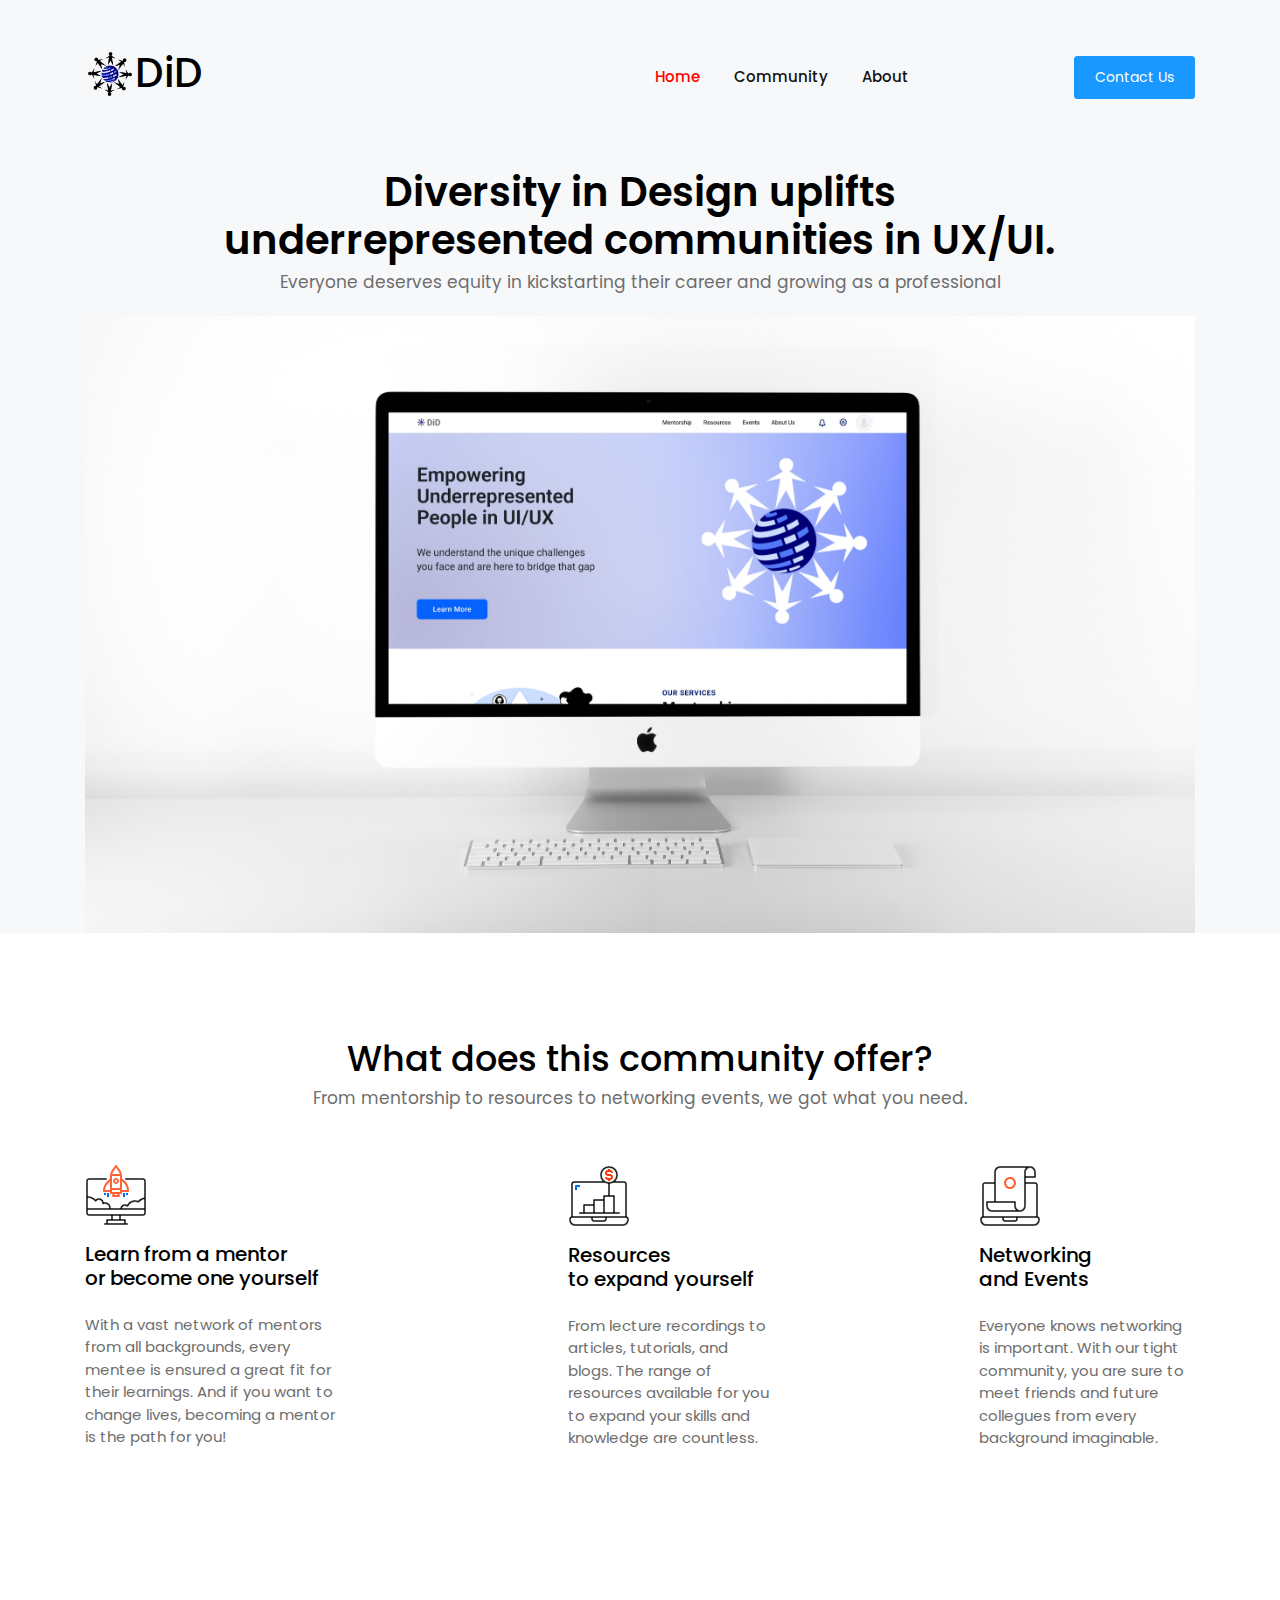
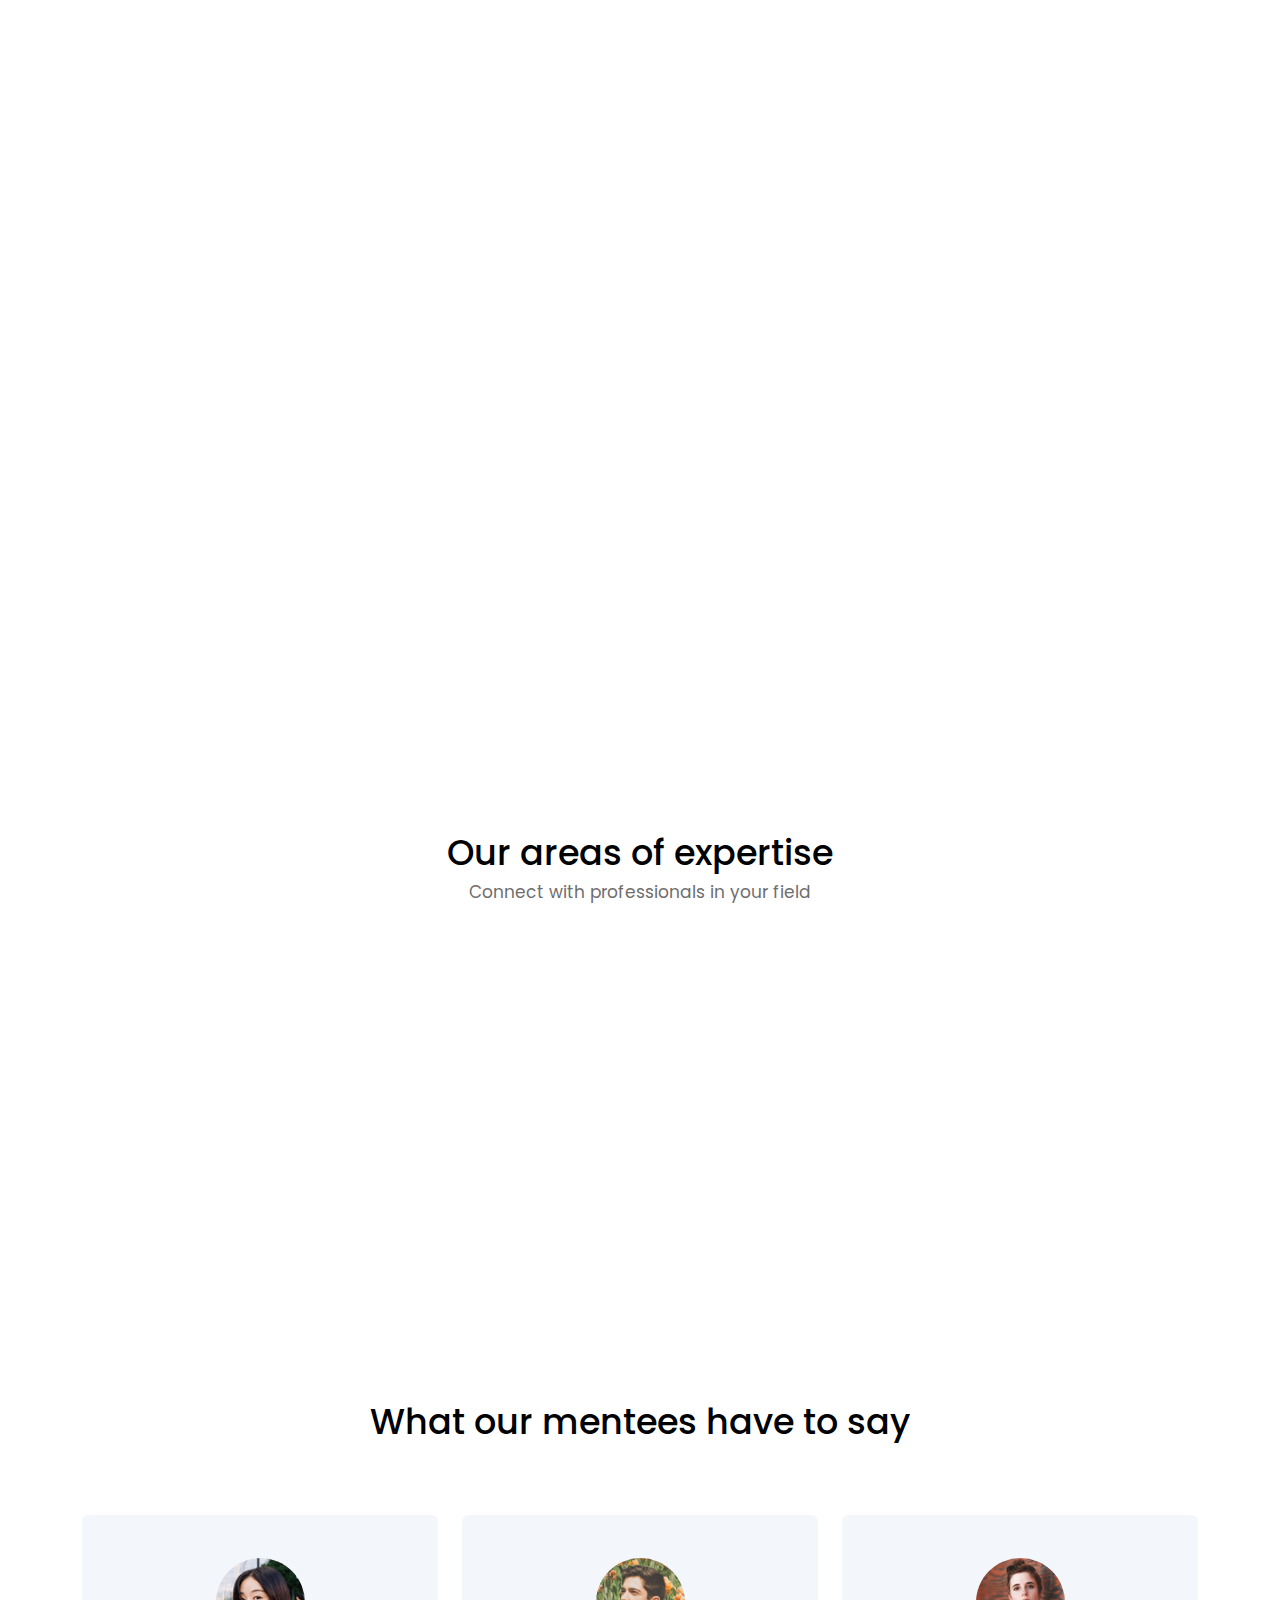
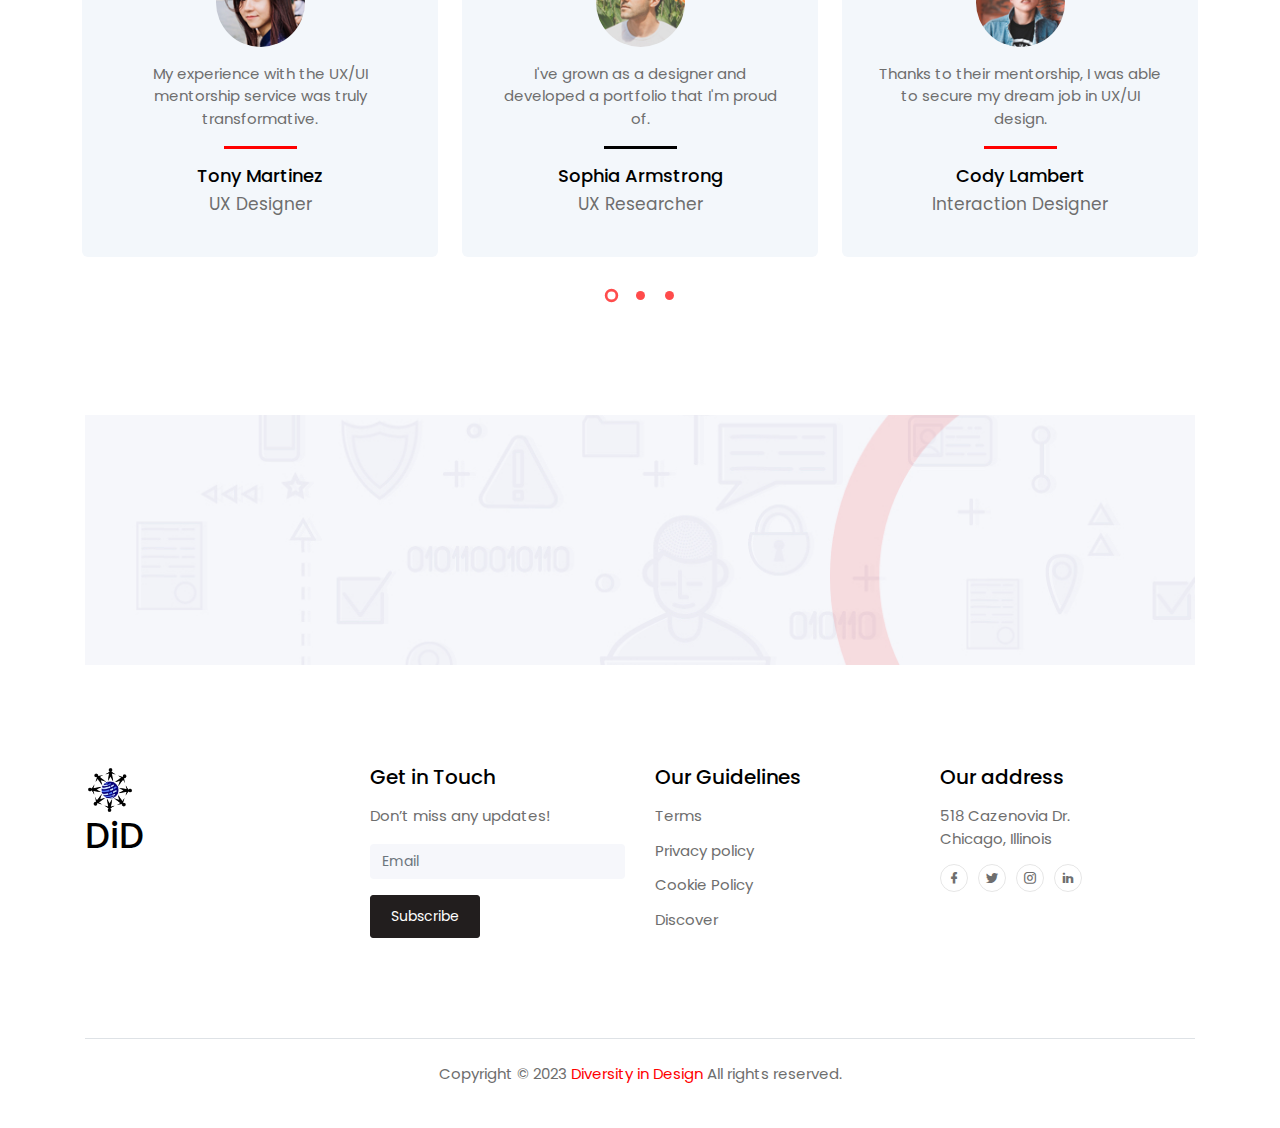
<file: index.html>
<!DOCTYPE html>
<html lang="en">
  <head>
    <title>Simple landing page</title>
    <meta charset="UTF-8" />
    <meta name="viewport" content="width=device-width, initial-scale=1.0" />
    <meta http-equiv="X-UA-Compatible" content="ie=edge" />
    <link
      rel="stylesheet"
      href="vendors/owl-carousel/css/owl.carousel.min.css"
    />
    <link
      rel="stylesheet"
      href="vendors/owl-carousel/css/owl.theme.default.css"
    />
    <link rel="stylesheet" href="vendors/mdi/css/materialdesignicons.min.css" />
    <link rel="stylesheet" href="vendors/aos/css/aos.css" />
    <link rel="stylesheet" href="css/style.min.css" />
  </head>
  <body id="body" data-spy="scroll" data-target=".navbar" data-offset="100">
    <header id="header-section">
      <nav class="navbar navbar-expand-lg pl-3 pl-sm-0" id="navbar">
        <div class="container">
          <div class="navbar-brand-wrapper d-flex w-100">
            <img
              src="images/Icon Container.png"
              width="50"
              height="50"
              alt=""
            />
            <h1>DiD</h1>
            <button
              class="navbar-toggler ml-auto"
              type="button"
              data-toggle="collapse"
              data-target="#navbarSupportedContent"
              aria-controls="navbarSupportedContent"
              aria-expanded="false"
              aria-label="Toggle navigation"
            >
              <span class="mdi mdi-menu navbar-toggler-icon"></span>
            </button>
          </div>
          <div
            class="collapse navbar-collapse navbar-menu-wrapper"
            id="navbarSupportedContent"
          >
            <ul
              class="navbar-nav align-items-lg-center align-items-start ml-auto"
            >
              <li
                class="d-flex align-items-center justify-content-between pl-4 pl-lg-0"
              >
                <div class="navbar-collapse-logo">
                  <img src="images/Group2.svg" alt="" />
                </div>
                <button
                  class="navbar-toggler close-button"
                  type="button"
                  data-toggle="collapse"
                  data-target="#navbarSupportedContent"
                  aria-controls="navbarSupportedContent"
                  aria-expanded="false"
                  aria-label="Toggle navigation"
                >
                  <span class="mdi mdi-close navbar-toggler-icon pl-5"></span>
                </button>
              </li>
              <li class="nav-item">
                <a class="nav-link" href="#header-section"
                  >Home <span class="sr-only">(current)</span></a
                >
              </li>
              <li class="nav-item">
                <a class="nav-link" href="#features-section">Community</a>
              </li>
              <li class="nav-item">
                <a class="nav-link" href="#digital-marketing-section">About</a>
              </li>
              <li class="nav-item btn-contact-us pl-4 pl-lg-0">
                <button
                  class="btn btn-info"
                  data-toggle="modal"
                  data-target="#exampleModal"
                >
                  Contact Us
                </button>
              </li>
            </ul>
          </div>
        </div>
      </nav>
    </header>
    <div class="banner">
      <div class="container">
        <h1 class="font-weight-semibold">
          Diversity in Design uplifts<br />
          underrepresented communities in UX/UI.
        </h1>
        <h6 class="font-weight-normal text-muted pb-3">
          Everyone deserves equity in kickstarting their career and growing as a
          professional
        </h6>

        <img
          src="images/thomas-quaritsch-681767.jpg"
          alt=""
          class="img-fluid"
        />
      </div>
    </div>
    <div class="content-wrapper">
      <div class="container">
        <section class="features-overview" id="features-section">
          <div class="content-header">
            <h2>What does this community offer?</h2>
            <h6 class="section-subtitle text-muted">
              From mentorship to resources to networking events, we got what you
              need.
            </h6>
          </div>
          <div class="d-md-flex justify-content-between">
            <div class="grid-margin d-flex justify-content-start">
              <div class="features-width">
                <img src="images/Group12.svg" alt="" class="img-icons" />
                <h5 class="py-3">
                  Learn from a mentor<br />or become one yourself
                </h5>
                <p class="text-muted">
                  With a vast network of mentors from all backgrounds, every
                  mentee is ensured a great fit for their learnings. And if you
                  want to change lives, becoming a mentor is the path for you!
                </p>
                <a href="#"><p class="readmore-link"></p></a>
              </div>
            </div>
            <div class="grid-margin d-flex justify-content-center">
              <div class="features-width">
                <img src="images/Group7.svg" alt="" class="img-icons" />
                <h5 class="py-3">Resources<br />to expand yourself</h5>
                <p class="text-muted">
                  From lecture recordings to articles, tutorials, and blogs. The
                  range of resources available for you to expand your skills and
                  knowledge are countless.
                </p>
                <a href="#"><p class="readmore-link"></p></a>
              </div>
            </div>
            <div class="grid-margin d-flex justify-content-end">
              <div class="features-width">
                <img src="images/Group5.svg" alt="" class="img-icons" />
                <h5 class="py-3">Networking<br />and Events</h5>
                <p class="text-muted">
                  Everyone knows networking is important. With our tight
                  community, you are sure to meet friends and future collegues
                  from every background imaginable.
                </p>
                <a href="#"><p class="readmore-link"></p></a>
              </div>
            </div>
          </div>
        </section>
        <section
          class="digital-marketing-service"
          id="digital-marketing-section"
        >
          <div class="row align-items-center">
            <div
              class="col-12 col-lg-7 grid-margin grid-margin-lg-0"
              data-aos="fade-right"
            >
              <h3 class="m-0">
                Expand yourself<br />
                as a Mentee
              </h3>
              <div class="col-lg-7 col-xl-6 p-0">
                <p class="py-4 m-0 text-muted">
                  We'll match you with a mentor who not only is dedicated to
                  teaching you all you need, but is also devoted to pushing your
                  career forward.
                </p>
                <p class="font-weight-medium text-muted">
                  From Design to Research, schedule appointments to fit your
                  busy schedule.
                </p>
              </div>
            </div>
            <div
              class="col-12 col-lg-5 p-0 img-digital grid-margin grid-margin-lg-0"
              data-aos="fade-left"
            >
              <img src="images/Group2.png" alt="" class="img-fluid" />
            </div>
          </div>
          <div class="row align-items-center">
            <div
              class="col-12 col-lg-7 text-center flex-item grid-margin"
              data-aos="fade-right"
            >
              <img src="images/Group171.svg" alt="" class="img-fluid" />
            </div>
            <div
              class="col-12 col-lg-5 flex-item grid-margin"
              data-aos="fade-left"
            >
              <h3 class="m-0">
                Uplift communities<br />
                as a Mentor
              </h3>
              <div class="col-lg-9 col-xl-8 p-0">
                <p class="py-4 m-0 text-muted">
                  Whether you have one year or ten years of experience, this is
                  an opportunity to change lives and push the UX/UI community
                  forward for underrepresented individuals.
                </p>
                <p class="pb-2 font-weight-medium text-muted">
                  Everyone can be a mentor and everyone needs a mentor.
                </p>
              </div>
            </div>
          </div>
        </section>
        <section class="case-studies" id="case-studies-section">
          <div class="row grid-margin">
            <div class="col-12 text-center pb-5">
              <h2>Our areas of expertise</h2>
              <h6 class="section-subtitle text-muted">
                Connect with professionals in your field
              </h6>
            </div>
            <div
              class="col-12 col-md-6 col-lg-3 stretch-card mb-3 mb-lg-0"
              data-aos="zoom-in"
            >
              <div class="card color-cards">
                <div class="card-body p-0">
                  <div class="bg-primary text-center card-contents">
                    <div class="card-image">
                      <img
                        src="images/Group95.svg"
                        class="case-studies-card-img"
                        alt=""
                      />
                    </div>
                    <div
                      class="card-desc-box d-flex align-items-center justify-content-around"
                    >
                      <div>
                        <h6 class="text-white pb-2 px-3">
                          Explore the whole design process
                        </h6>
                        <button class="btn btn-white">Read More</button>
                      </div>
                    </div>
                  </div>
                  <div class="card-details text-center pt-4">
                    <h6 class="m-0 pb-1">UX Design</h6>
                    <p>From Ideation to Delivery</p>
                  </div>
                </div>
              </div>
            </div>
            <div
              class="col-12 col-md-6 col-lg-3 stretch-card mb-3 mb-lg-0"
              data-aos="zoom-in"
              data-aos-delay="200"
            >
              <div class="card color-cards">
                <div class="card-body p-0">
                  <div class="bg-warning text-center card-contents">
                    <div class="card-image">
                      <img
                        src="images/Group108.svg"
                        class="case-studies-card-img"
                        alt=""
                      />
                    </div>
                    <div
                      class="card-desc-box d-flex align-items-center justify-content-around"
                    >
                      <div>
                        <h6 class="text-white pb-2 px-3">
                          Develop a keen visual eye
                        </h6>
                        <button class="btn btn-white">Read More</button>
                      </div>
                    </div>
                  </div>
                  <div class="card-details text-center pt-4">
                    <h6 class="m-0 pb-1">UI Design</h6>
                    <p>Visual Design Principles</p>
                  </div>
                </div>
              </div>
            </div>
            <div
              class="col-12 col-md-6 col-lg-3 stretch-card mb-3 mb-lg-0"
              data-aos="zoom-in"
              data-aos-delay="400"
            >
              <div class="card color-cards">
                <div class="card-body p-0">
                  <div class="bg-violet text-center card-contents">
                    <div class="card-image">
                      <img
                        src="images/Group126.svg"
                        class="case-studies-card-img"
                        alt=""
                      />
                    </div>
                    <div
                      class="card-desc-box d-flex align-items-center justify-content-around"
                    >
                      <div>
                        <h6 class="text-white pb-2 px-3">
                          Learn proper research methods and practices
                        </h6>
                        <button class="btn btn-white">Read More</button>
                      </div>
                    </div>
                  </div>
                  <div class="card-details text-center pt-4">
                    <h6 class="m-0 pb-1">UX Research</h6>
                    <p>Understand the Users</p>
                  </div>
                </div>
              </div>
            </div>
            <div
              class="col-12 col-md-6 col-lg-3 stretch-card"
              data-aos="zoom-in"
              data-aos-delay="600"
            >
              <div class="card color-cards">
                <div class="card-body p-0">
                  <div class="bg-success text-center card-contents">
                    <div class="card-image">
                      <img
                        src="images/Group115.svg"
                        class="case-studies-card-img"
                        alt=""
                      />
                    </div>
                    <div
                      class="card-desc-box d-flex align-items-center justify-content-around"
                    >
                      <div>
                        <h6 class="text-white pb-2 px-3">
                          A variety of fields are available
                        </h6>
                        <button class="btn btn-white">Read More</button>
                      </div>
                    </div>
                  </div>
                  <div class="card-details text-center pt-4">
                    <h6 class="m-0 pb-1">And many more!</h6>
                    <p>Interaction, Writing, etc.</p>
                  </div>
                </div>
              </div>
            </div>
          </div>
        </section>
        <section class="customer-feedback" id="feedback-section">
          <div class="row">
            <div class="col-12 text-center pb-5">
              <h2>What our mentees have to say</h2>
              <h6 class="section-subtitle text-muted m-0"></h6>
            </div>
            <div class="owl-carousel owl-theme grid-margin">
              <div class="card customer-cards">
                <div class="card-body">
                  <div class="text-center">
                    <img
                      src="images/face2.jpg"
                      width="89"
                      height="89"
                      alt=""
                      class="img-customer"
                    />
                    <p class="m-0 py-3 text-muted">
                      My experience with the UX/UI mentorship service was truly
                      transformative.
                    </p>
                    <div class="content-divider m-auto"></div>
                    <h6 class="card-title pt-3">Tony Martinez</h6>
                    <h6 class="customer-designation text-muted m-0">
                      UX Designer
                    </h6>
                  </div>
                </div>
              </div>
              <div class="card customer-cards">
                <div class="card-body">
                  <div class="text-center">
                    <img
                      src="images/face3.jpg"
                      width="89"
                      height="89"
                      alt=""
                      class="img-customer"
                    />
                    <p class="m-0 py-3 text-muted">
                      I've grown as a designer and developed a portfolio that
                      I'm proud of.
                    </p>
                    <div class="content-divider m-auto"></div>
                    <h6 class="card-title pt-3">Sophia Armstrong</h6>
                    <h6 class="customer-designation text-muted m-0">
                      UX Researcher
                    </h6>
                  </div>
                </div>
              </div>
              <div class="card customer-cards">
                <div class="card-body">
                  <div class="text-center">
                    <img
                      src="images/face20.jpg"
                      width="89"
                      height="89"
                      alt=""
                      class="img-customer"
                    />
                    <p class="m-0 py-3 text-muted">
                      Thanks to their mentorship, I was able to secure my dream
                      job in UX/UI design.
                    </p>
                    <div class="content-divider m-auto"></div>
                    <h6 class="card-title pt-3">Cody Lambert</h6>
                    <h6 class="customer-designation text-muted m-0">
                      Interaction Designer
                    </h6>
                  </div>
                </div>
              </div>
              <div class="card customer-cards">
                <div class="card-body">
                  <div class="text-center">
                    <img
                      src="images/face15.jpg"
                      width="89"
                      height="89"
                      alt=""
                      class="img-customer"
                    />
                    <p class="m-0 py-3 text-muted">
                      This holistic approach to mentorship made all the
                      difference in becoming a successful researcher.
                    </p>
                    <div class="content-divider m-auto"></div>
                    <h6 class="card-title pt-3">Cody Lambert</h6>
                    <h6 class="customer-designation text-muted m-0">
                      UX Writer
                    </h6>
                  </div>
                </div>
              </div>
              <div class="card customer-cards">
                <div class="card-body">
                  <div class="text-center">
                    <img
                      src="images/face16.jpg"
                      width="89"
                      height="89"
                      alt=""
                      class="img-customer"
                    />
                    <p class="m-0 py-3 text-muted">
                      The mentorship service provided me with a structured
                      learning path and ongoing support.
                    </p>
                    <div class="content-divider m-auto"></div>
                    <h6 class="card-title pt-3">Cody Lambert</h6>
                    <h6 class="customer-designation text-muted m-0">
                      Product Designer
                    </h6>
                  </div>
                </div>
              </div>
              <div class="card customer-cards">
                <div class="card-body">
                  <div class="text-center">
                    <img
                      src="images/face1.jpg"
                      width="89"
                      height="89"
                      alt=""
                      class="img-customer"
                    />
                    <p class="m-0 py-3 text-muted">
                      This accelerated my learning but also connected me with a
                      vast network of professionals.
                    </p>
                    <div class="content-divider m-auto"></div>
                    <h6 class="card-title pt-3">Tony Martinez</h6>
                    <h6 class="customer-designation text-muted m-0">
                      UX Researcher III
                    </h6>
                  </div>
                </div>
              </div>
              <div class="card customer-cards">
                <div class="card-body">
                  <div class="text-center">
                    <img
                      src="images/face2.jpg"
                      width="89"
                      height="89"
                      alt=""
                      class="img-customer"
                    />
                    <p class="m-0 py-3 text-muted">
                      This program is a game-changer for anyone looking to break
                      into the field of UX/UI design.
                    </p>
                    <div class="content-divider m-auto"></div>
                    <h6 class="card-title pt-3">Tony Martinez</h6>
                    <h6 class="customer-designation text-muted m-0">
                      Interaction Designer
                    </h6>
                  </div>
                </div>
              </div>
              <div class="card customer-cards">
                <div class="card-body">
                  <div class="text-center">
                    <img
                      src="images/face3.jpg"
                      width="89"
                      height="89"
                      alt=""
                      class="img-customer"
                    />
                    <p class="m-0 py-3 text-muted">
                      I highly recommend this program to anyone looking to
                      fast-track their design career.
                    </p>
                    <div class="content-divider m-auto"></div>
                    <h6 class="card-title pt-3">Sophia Armstrong</h6>
                    <h6 class="customer-designation text-muted m-0">
                      UI Designer II
                    </h6>
                  </div>
                </div>
              </div>
              <div class="card customer-cards">
                <div class="card-body">
                  <div class="text-center">
                    <img
                      src="images/face20.jpg"
                      width="89"
                      height="89"
                      alt=""
                      class="img-customer"
                    />
                    <p class="m-0 py-3 text-muted">
                      I am so thankful to be mentored in soft skills like
                      communication and problem-solving.
                    </p>
                    <div class="content-divider m-auto"></div>
                    <h6 class="card-title pt-3">Cody Lambert</h6>
                    <h6 class="customer-designation text-muted m-0">
                      Sr. UX Designer
                    </h6>
                  </div>
                </div>
              </div>
            </div>
          </div>
        </section>
        <section class="contact-us" id="contact-section">
          <div class="contact-us-bgimage grid-margin">
            <div class="pb-4">
              <h4 class="px-3 px-md-0 m-0" data-aos="fade-down">
                Have any questions or suggestions?
              </h4>
            </div>
            <div data-aos="fade-up">
              <button class="btn btn-rounded btn-outline-danger">
                Contact us
              </button>
            </div>
          </div>
        </section>
        <section class="contact-details" id="contact-details-section">
          <div class="row text-center text-md-left">
            <div class="col-12 col-md-6 col-lg-3 grid-margin">
              <img
                src="images/Icon Container.png"
                width="50"
                height="50"
                alt=""
              />
              <h2>DiD</h2>
              <div class="pt-2"></div>
            </div>
            <div class="col-12 col-md-6 col-lg-3 grid-margin">
              <h5 class="pb-2">Get in Touch</h5>
              <p class="text-muted">Don’t miss any updates!</p>
              <form>
                <input
                  type="text"
                  class="form-control"
                  id="Email"
                  placeholder="Email"
                />
              </form>
              <div class="pt-3">
                <button class="btn btn-dark">Subscribe</button>
              </div>
            </div>
            <div class="col-12 col-md-6 col-lg-3 grid-margin">
              <h5 class="pb-2">Our Guidelines</h5>
              <a href="#"><p class="m-0 pb-2">Terms</p></a>
              <a href="#"><p class="m-0 pt-1 pb-2">Privacy policy</p></a>
              <a href="#"><p class="m-0 pt-1 pb-2">Cookie Policy</p></a>
              <a href="#"><p class="m-0 pt-1">Discover</p></a>
            </div>
            <div class="col-12 col-md-6 col-lg-3 grid-margin">
              <h5 class="pb-2">Our address</h5>
              <p class="text-muted">518 Cazenovia Dr.<br />Chicago, Illinois</p>
              <div
                class="d-flex justify-content-center justify-content-md-start"
              >
                <a href="#"><span class="mdi mdi-facebook"></span></a>
                <a href="#"><span class="mdi mdi-twitter"></span></a>
                <a href="#"><span class="mdi mdi-instagram"></span></a>
                <a href="#"><span class="mdi mdi-linkedin"></span></a>
              </div>
            </div>
          </div>
        </section>
        <footer class="border-top">
          <p class="text-center text-muted pt-4">
            Copyright © 2023<a
              href="https://tsoalex03.github.io/Final-Group-Project/"
              class="px-1"
              >Diversity in Design</a
            >All rights reserved.
          </p>
        </footer>
        <!-- Modal for Contact - us Button -->
        <div
          class="modal fade"
          id="exampleModal"
          tabindex="-1"
          role="dialog"
          aria-labelledby="exampleModalLabel"
          aria-hidden="true"
        >
          <div class="modal-dialog" role="document">
            <div class="modal-content">
              <div class="modal-header">
                <h4 class="modal-title" id="exampleModalLabel">Contact Us</h4>
              </div>
              <div class="modal-body">
                <form>
                  <div class="form-group">
                    <label for="Name">Name</label>
                    <input
                      type="text"
                      class="form-control"
                      id="Name"
                      placeholder="Name"
                    />
                  </div>
                  <div class="form-group">
                    <label for="Email">Email</label>
                    <input
                      type="email"
                      class="form-control"
                      id="Email-1"
                      placeholder="Email"
                    />
                  </div>
                  <div class="form-group">
                    <label for="Message">Message</label>
                    <textarea
                      class="form-control"
                      id="Message"
                      placeholder="Enter your Message"
                    ></textarea>
                  </div>
                </form>
              </div>
              <div class="modal-footer">
                <button
                  type="button"
                  class="btn btn-light"
                  data-dismiss="modal"
                >
                  Close
                </button>
                <button type="button" class="btn btn-success">Submit</button>
              </div>
            </div>
          </div>
        </div>
      </div>
    </div>
    <script src="vendors/jquery/jquery.min.js"></script>
    <script src="vendors/bootstrap/bootstrap.min.js"></script>
    <script src="vendors/owl-carousel/js/owl.carousel.min.js"></script>
    <script src="vendors/aos/js/aos.js"></script>
    <script src="js/landingpage.js"></script>
  </body>
</html>
</file>
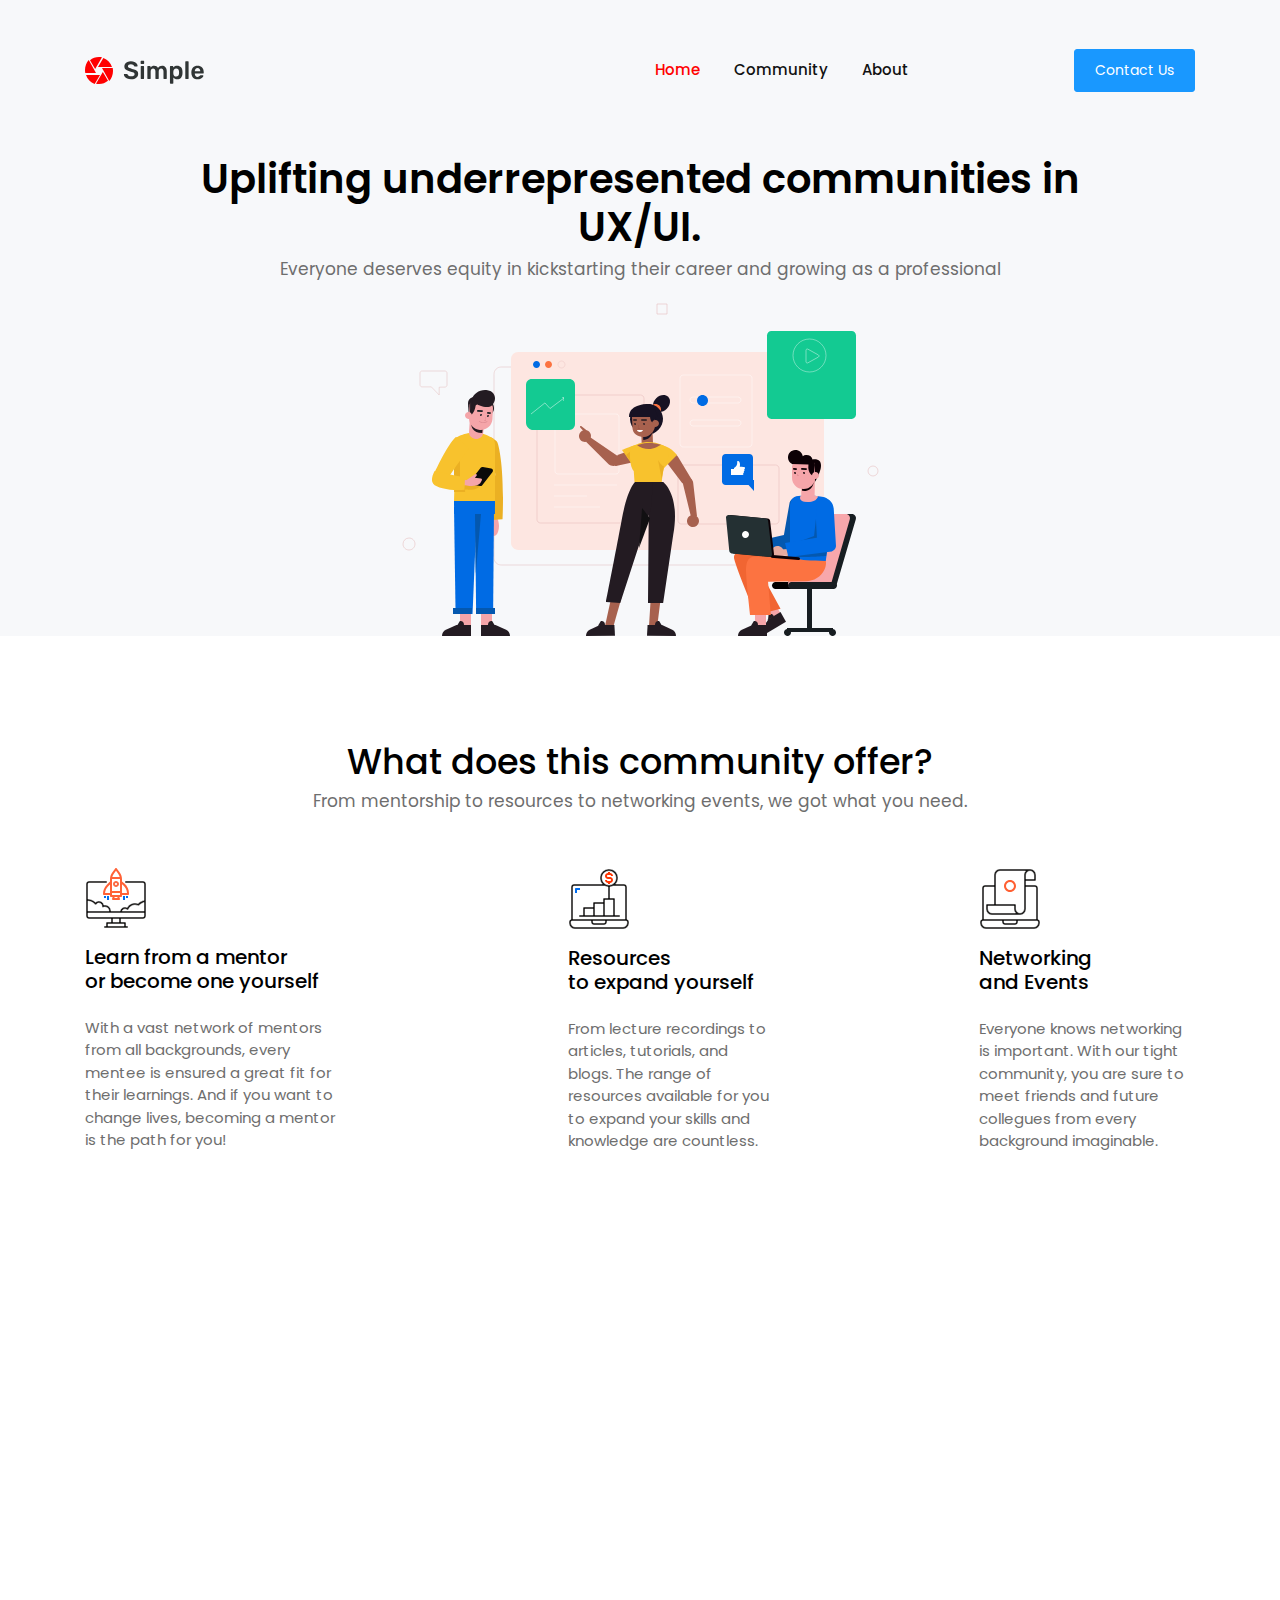
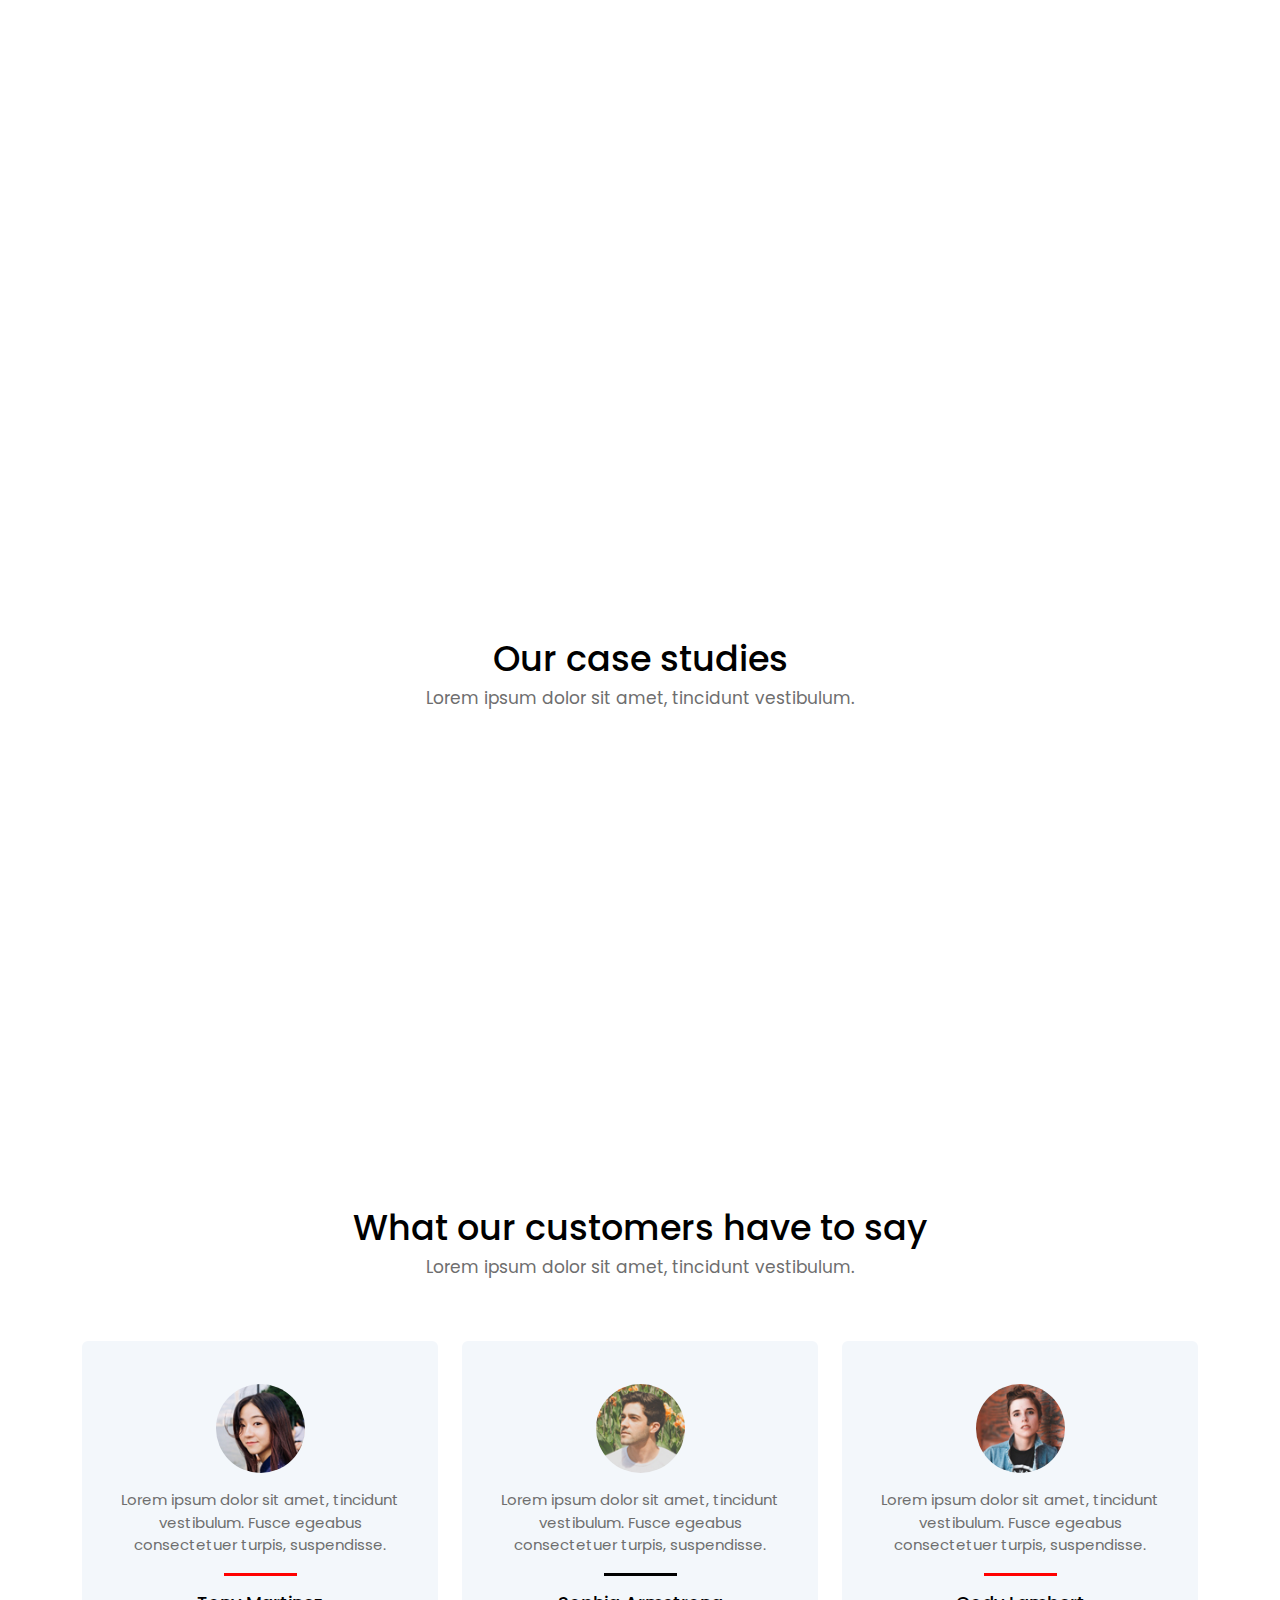
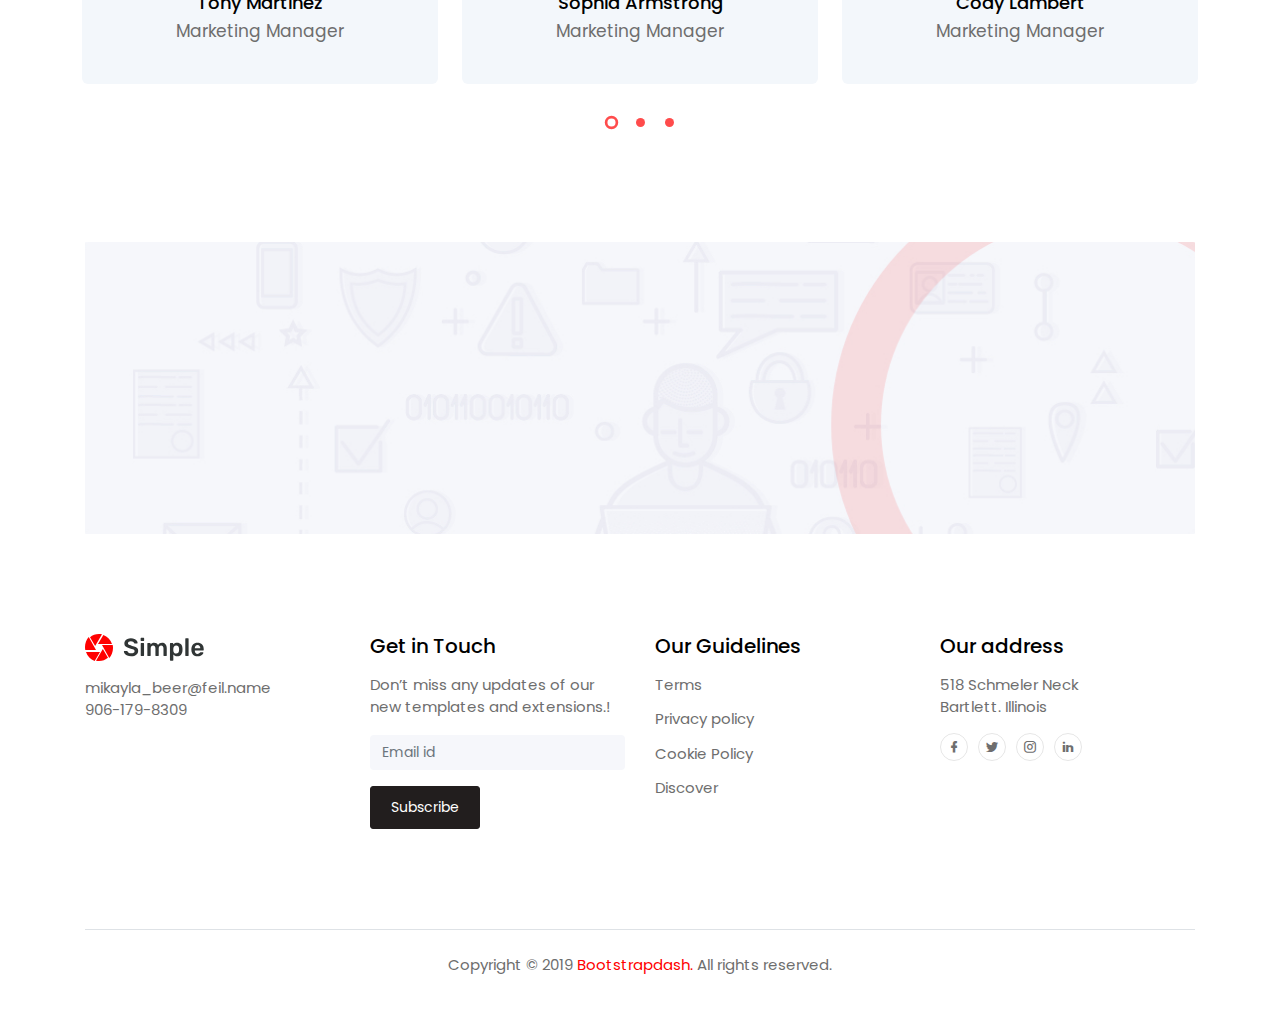
<file: BD-simple-landing-page-ea1c3f39a22f/index.html>
<!DOCTYPE html>
<html lang="en">
  <head>
    <title>Simple landing page</title>
    <meta charset="UTF-8" />
    <meta name="viewport" content="width=device-width, initial-scale=1.0" />
    <meta http-equiv="X-UA-Compatible" content="ie=edge" />
    <link
      rel="stylesheet"
      href="vendors/owl-carousel/css/owl.carousel.min.css"
    />
    <link
      rel="stylesheet"
      href="vendors/owl-carousel/css/owl.theme.default.css"
    />
    <link rel="stylesheet" href="vendors/mdi/css/materialdesignicons.min.css" />
    <link rel="stylesheet" href="vendors/aos/css/aos.css" />
    <link rel="stylesheet" href="css/style.min.css" />
  </head>
  <body id="body" data-spy="scroll" data-target=".navbar" data-offset="100">
    <header id="header-section">
      <nav class="navbar navbar-expand-lg pl-3 pl-sm-0" id="navbar">
        <div class="container">
          <div class="navbar-brand-wrapper d-flex w-100">
            <img src="images/Group2.svg" alt="" />
            <button
              class="navbar-toggler ml-auto"
              type="button"
              data-toggle="collapse"
              data-target="#navbarSupportedContent"
              aria-controls="navbarSupportedContent"
              aria-expanded="false"
              aria-label="Toggle navigation"
            >
              <span class="mdi mdi-menu navbar-toggler-icon"></span>
            </button>
          </div>
          <div
            class="collapse navbar-collapse navbar-menu-wrapper"
            id="navbarSupportedContent"
          >
            <ul
              class="navbar-nav align-items-lg-center align-items-start ml-auto"
            >
              <li
                class="d-flex align-items-center justify-content-between pl-4 pl-lg-0"
              >
                <div class="navbar-collapse-logo">
                  <img src="images/Group2.svg" alt="" />
                </div>
                <button
                  class="navbar-toggler close-button"
                  type="button"
                  data-toggle="collapse"
                  data-target="#navbarSupportedContent"
                  aria-controls="navbarSupportedContent"
                  aria-expanded="false"
                  aria-label="Toggle navigation"
                >
                  <span class="mdi mdi-close navbar-toggler-icon pl-5"></span>
                </button>
              </li>
              <li class="nav-item">
                <a class="nav-link" href="#header-section"
                  >Home <span class="sr-only">(current)</span></a
                >
              </li>
              <li class="nav-item">
                <a class="nav-link" href="#features-section">Community</a>
              </li>
              <li class="nav-item">
                <a class="nav-link" href="#digital-marketing-section">About</a>
              </li>
              <li class="nav-item btn-contact-us pl-4 pl-lg-0">
                <button
                  class="btn btn-info"
                  data-toggle="modal"
                  data-target="#exampleModal"
                >
                  Contact Us
                </button>
              </li>
            </ul>
          </div>
        </div>
      </nav>
    </header>
    <div class="banner">
      <div class="container">
        <h1 class="font-weight-semibold">
          Uplifting underrepresented communities in<br />UX/UI.
        </h1>
        <h6 class="font-weight-normal text-muted pb-3">
          Everyone deserves equity in kickstarting their career and growing as a
          professional
        </h6>

        <img src="images/Group171.svg" alt="" class="img-fluid" />
      </div>
    </div>
    <div class="content-wrapper">
      <div class="container">
        <section class="features-overview" id="features-section">
          <div class="content-header">
            <h2>What does this community offer?</h2>
            <h6 class="section-subtitle text-muted">
              From mentorship to resources to networking events, we got what you
              need.
            </h6>
          </div>
          <div class="d-md-flex justify-content-between">
            <div class="grid-margin d-flex justify-content-start">
              <div class="features-width">
                <img src="images/Group12.svg" alt="" class="img-icons" />
                <h5 class="py-3">
                  Learn from a mentor<br />or become one yourself
                </h5>
                <p class="text-muted">
                  With a vast network of mentors from all backgrounds, every
                  mentee is ensured a great fit for their learnings. And if you
                  want to change lives, becoming a mentor is the path for you!
                </p>
                <a href="#"><p class="readmore-link"></p></a>
              </div>
            </div>
            <div class="grid-margin d-flex justify-content-center">
              <div class="features-width">
                <img src="images/Group7.svg" alt="" class="img-icons" />
                <h5 class="py-3">Resources<br />to expand yourself</h5>
                <p class="text-muted">
                  From lecture recordings to articles, tutorials, and blogs. The
                  range of resources available for you to expand your skills and
                  knowledge are countless.
                </p>
                <a href="#"><p class="readmore-link"></p></a>
              </div>
            </div>
            <div class="grid-margin d-flex justify-content-end">
              <div class="features-width">
                <img src="images/Group5.svg" alt="" class="img-icons" />
                <h5 class="py-3">Networking<br />and Events</h5>
                <p class="text-muted">
                  Everyone knows networking is important. With our tight
                  community, you are sure to meet friends and future collegues
                  from every background imaginable.
                </p>
                <a href="#"><p class="readmore-link"></p></a>
              </div>
            </div>
          </div>
        </section>
        <section
          class="digital-marketing-service"
          id="digital-marketing-section"
        >
          <div class="row align-items-center">
            <div
              class="col-12 col-lg-7 grid-margin grid-margin-lg-0"
              data-aos="fade-right"
            >
              <h3 class="m-0">Let's explore our<br />Mentorship service!</h3>
              <div class="col-lg-7 col-xl-6 p-0">
                <p class="py-4 m-0 text-muted">
                  Lorem ipsum dolor sit amet, tincidunt vestibulum. Fusce
                  egeabus consectetuer turpis, suspendisse.
                </p>
                <p class="font-weight-medium text-muted">
                  Lorem ipsum dolor sit amet, tincidunt vestibulum. Fusce
                  egeabus consectetuer
                </p>
              </div>
            </div>
            <div
              class="col-12 col-lg-5 p-0 img-digital grid-margin grid-margin-lg-0"
              data-aos="fade-left"
            >
              <img src="images/Group1.png" alt="" class="img-fluid" />
            </div>
          </div>
          <div class="row align-items-center">
            <div
              class="col-12 col-lg-7 text-center flex-item grid-margin"
              data-aos="fade-right"
            >
              <img src="images/Group2.png" alt="" class="img-fluid" />
            </div>
            <div
              class="col-12 col-lg-5 flex-item grid-margin"
              data-aos="fade-left"
            >
              <h3 class="m-0">
                Leading Digital Agency<br />for Business Solution.
              </h3>
              <div class="col-lg-9 col-xl-8 p-0">
                <p class="py-4 m-0 text-muted">
                  Power-packed with impressive features and well-optimized, this
                  template is designed to provide the best performance in all
                  circumstances.
                </p>
                <p class="pb-2 font-weight-medium text-muted">
                  Its smart features make it a powerful stand-alone website
                  building tool.
                </p>
              </div>
              <button class="btn btn-info">Readmore</button>
            </div>
          </div>
        </section>
        <section class="case-studies" id="case-studies-section">
          <div class="row grid-margin">
            <div class="col-12 text-center pb-5">
              <h2>Our case studies</h2>
              <h6 class="section-subtitle text-muted">
                Lorem ipsum dolor sit amet, tincidunt vestibulum.
              </h6>
            </div>
            <div
              class="col-12 col-md-6 col-lg-3 stretch-card mb-3 mb-lg-0"
              data-aos="zoom-in"
            >
              <div class="card color-cards">
                <div class="card-body p-0">
                  <div class="bg-primary text-center card-contents">
                    <div class="card-image">
                      <img
                        src="images/Group95.svg"
                        class="case-studies-card-img"
                        alt=""
                      />
                    </div>
                    <div
                      class="card-desc-box d-flex align-items-center justify-content-around"
                    >
                      <div>
                        <h6 class="text-white pb-2 px-3">
                          Know more about Online marketing
                        </h6>
                        <button class="btn btn-white">Read More</button>
                      </div>
                    </div>
                  </div>
                  <div class="card-details text-center pt-4">
                    <h6 class="m-0 pb-1">Online Marketing</h6>
                    <p>Seo, Marketing</p>
                  </div>
                </div>
              </div>
            </div>
            <div
              class="col-12 col-md-6 col-lg-3 stretch-card mb-3 mb-lg-0"
              data-aos="zoom-in"
              data-aos-delay="200"
            >
              <div class="card color-cards">
                <div class="card-body p-0">
                  <div class="bg-warning text-center card-contents">
                    <div class="card-image">
                      <img
                        src="images/Group108.svg"
                        class="case-studies-card-img"
                        alt=""
                      />
                    </div>
                    <div
                      class="card-desc-box d-flex align-items-center justify-content-around"
                    >
                      <div>
                        <h6 class="text-white pb-2 px-3">
                          Know more about Web Development
                        </h6>
                        <button class="btn btn-white">Read More</button>
                      </div>
                    </div>
                  </div>
                  <div class="card-details text-center pt-4">
                    <h6 class="m-0 pb-1">Web Development</h6>
                    <p>Developing, Designing</p>
                  </div>
                </div>
              </div>
            </div>
            <div
              class="col-12 col-md-6 col-lg-3 stretch-card mb-3 mb-lg-0"
              data-aos="zoom-in"
              data-aos-delay="400"
            >
              <div class="card color-cards">
                <div class="card-body p-0">
                  <div class="bg-violet text-center card-contents">
                    <div class="card-image">
                      <img
                        src="images/Group126.svg"
                        class="case-studies-card-img"
                        alt=""
                      />
                    </div>
                    <div
                      class="card-desc-box d-flex align-items-center justify-content-around"
                    >
                      <div>
                        <h6 class="text-white pb-2 px-3">
                          Know more about Web Designing
                        </h6>
                        <button class="btn btn-white">Read More</button>
                      </div>
                    </div>
                  </div>
                  <div class="card-details text-center pt-4">
                    <h6 class="m-0 pb-1">Web Designing</h6>
                    <p>Designing, Developing</p>
                  </div>
                </div>
              </div>
            </div>
            <div
              class="col-12 col-md-6 col-lg-3 stretch-card"
              data-aos="zoom-in"
              data-aos-delay="600"
            >
              <div class="card color-cards">
                <div class="card-body p-0">
                  <div class="bg-success text-center card-contents">
                    <div class="card-image">
                      <img
                        src="images/Group115.svg"
                        class="case-studies-card-img"
                        alt=""
                      />
                    </div>
                    <div
                      class="card-desc-box d-flex align-items-center justify-content-around"
                    >
                      <div>
                        <h6 class="text-white pb-2 px-3">
                          Know more about Software Development
                        </h6>
                        <button class="btn btn-white">Read More</button>
                      </div>
                    </div>
                  </div>
                  <div class="card-details text-center pt-4">
                    <h6 class="m-0 pb-1">Software Development</h6>
                    <p>Developing, Designing</p>
                  </div>
                </div>
              </div>
            </div>
          </div>
        </section>
        <section class="customer-feedback" id="feedback-section">
          <div class="row">
            <div class="col-12 text-center pb-5">
              <h2>What our customers have to say</h2>
              <h6 class="section-subtitle text-muted m-0">
                Lorem ipsum dolor sit amet, tincidunt vestibulum.
              </h6>
            </div>
            <div class="owl-carousel owl-theme grid-margin">
              <div class="card customer-cards">
                <div class="card-body">
                  <div class="text-center">
                    <img
                      src="images/face2.jpg"
                      width="89"
                      height="89"
                      alt=""
                      class="img-customer"
                    />
                    <p class="m-0 py-3 text-muted">
                      Lorem ipsum dolor sit amet, tincidunt vestibulum. Fusce
                      egeabus consectetuer turpis, suspendisse.
                    </p>
                    <div class="content-divider m-auto"></div>
                    <h6 class="card-title pt-3">Tony Martinez</h6>
                    <h6 class="customer-designation text-muted m-0">
                      Marketing Manager
                    </h6>
                  </div>
                </div>
              </div>
              <div class="card customer-cards">
                <div class="card-body">
                  <div class="text-center">
                    <img
                      src="images/face3.jpg"
                      width="89"
                      height="89"
                      alt=""
                      class="img-customer"
                    />
                    <p class="m-0 py-3 text-muted">
                      Lorem ipsum dolor sit amet, tincidunt vestibulum. Fusce
                      egeabus consectetuer turpis, suspendisse.
                    </p>
                    <div class="content-divider m-auto"></div>
                    <h6 class="card-title pt-3">Sophia Armstrong</h6>
                    <h6 class="customer-designation text-muted m-0">
                      Marketing Manager
                    </h6>
                  </div>
                </div>
              </div>
              <div class="card customer-cards">
                <div class="card-body">
                  <div class="text-center">
                    <img
                      src="images/face20.jpg"
                      width="89"
                      height="89"
                      alt=""
                      class="img-customer"
                    />
                    <p class="m-0 py-3 text-muted">
                      Lorem ipsum dolor sit amet, tincidunt vestibulum. Fusce
                      egeabus consectetuer turpis, suspendisse.
                    </p>
                    <div class="content-divider m-auto"></div>
                    <h6 class="card-title pt-3">Cody Lambert</h6>
                    <h6 class="customer-designation text-muted m-0">
                      Marketing Manager
                    </h6>
                  </div>
                </div>
              </div>
              <div class="card customer-cards">
                <div class="card-body">
                  <div class="text-center">
                    <img
                      src="images/face15.jpg"
                      width="89"
                      height="89"
                      alt=""
                      class="img-customer"
                    />
                    <p class="m-0 py-3 text-muted">
                      Lorem ipsum dolor sit amet, tincidunt vestibulum. Fusce
                      egeabus consectetuer turpis, suspendisse.
                    </p>
                    <div class="content-divider m-auto"></div>
                    <h6 class="card-title pt-3">Cody Lambert</h6>
                    <h6 class="customer-designation text-muted m-0">
                      Marketing Manager
                    </h6>
                  </div>
                </div>
              </div>
              <div class="card customer-cards">
                <div class="card-body">
                  <div class="text-center">
                    <img
                      src="images/face16.jpg"
                      width="89"
                      height="89"
                      alt=""
                      class="img-customer"
                    />
                    <p class="m-0 py-3 text-muted">
                      Lorem ipsum dolor sit amet, tincidunt vestibulum. Fusce
                      egeabus consectetuer turpis, suspendisse.
                    </p>
                    <div class="content-divider m-auto"></div>
                    <h6 class="card-title pt-3">Cody Lambert</h6>
                    <h6 class="customer-designation text-muted m-0">
                      Marketing Manager
                    </h6>
                  </div>
                </div>
              </div>
              <div class="card customer-cards">
                <div class="card-body">
                  <div class="text-center">
                    <img
                      src="images/face1.jpg"
                      width="89"
                      height="89"
                      alt=""
                      class="img-customer"
                    />
                    <p class="m-0 py-3 text-muted">
                      Lorem ipsum dolor sit amet, tincidunt vestibulum. Fusce
                      egeabus consectetuer turpis, suspendisse.
                    </p>
                    <div class="content-divider m-auto"></div>
                    <h6 class="card-title pt-3">Tony Martinez</h6>
                    <h6 class="customer-designation text-muted m-0">
                      Marketing Manager
                    </h6>
                  </div>
                </div>
              </div>
              <div class="card customer-cards">
                <div class="card-body">
                  <div class="text-center">
                    <img
                      src="images/face2.jpg"
                      width="89"
                      height="89"
                      alt=""
                      class="img-customer"
                    />
                    <p class="m-0 py-3 text-muted">
                      Lorem ipsum dolor sit amet, tincidunt vestibulum. Fusce
                      egeabus consectetuer turpis, suspendisse.
                    </p>
                    <div class="content-divider m-auto"></div>
                    <h6 class="card-title pt-3">Tony Martinez</h6>
                    <h6 class="customer-designation text-muted m-0">
                      Marketing Manager
                    </h6>
                  </div>
                </div>
              </div>
              <div class="card customer-cards">
                <div class="card-body">
                  <div class="text-center">
                    <img
                      src="images/face3.jpg"
                      width="89"
                      height="89"
                      alt=""
                      class="img-customer"
                    />
                    <p class="m-0 py-3 text-muted">
                      Lorem ipsum dolor sit amet, tincidunt vestibulum. Fusce
                      egeabus consectetuer turpis, suspendisse.
                    </p>
                    <div class="content-divider m-auto"></div>
                    <h6 class="card-title pt-3">Sophia Armstrong</h6>
                    <h6 class="customer-designation text-muted m-0">
                      Marketing Manager
                    </h6>
                  </div>
                </div>
              </div>
              <div class="card customer-cards">
                <div class="card-body">
                  <div class="text-center">
                    <img
                      src="images/face20.jpg"
                      width="89"
                      height="89"
                      alt=""
                      class="img-customer"
                    />
                    <p class="m-0 py-3 text-muted">
                      Lorem ipsum dolor sit amet, tincidunt vestibulum. Fusce
                      egeabus consectetuer turpis, suspendisse.
                    </p>
                    <div class="content-divider m-auto"></div>
                    <h6 class="card-title pt-3">Cody Lambert</h6>
                    <h6 class="customer-designation text-muted m-0">
                      Marketing Manager
                    </h6>
                  </div>
                </div>
              </div>
            </div>
          </div>
        </section>
        <section class="contact-us" id="contact-section">
          <div class="contact-us-bgimage grid-margin">
            <div class="pb-4">
              <h4 class="px-3 px-md-0 m-0" data-aos="fade-down">
                Do you have any projects?
              </h4>
              <h4 class="pt-1" data-aos="fade-down">Contact us</h4>
            </div>
            <div data-aos="fade-up">
              <button class="btn btn-rounded btn-outline-danger">
                Contact us
              </button>
            </div>
          </div>
        </section>
        <section class="contact-details" id="contact-details-section">
          <div class="row text-center text-md-left">
            <div class="col-12 col-md-6 col-lg-3 grid-margin">
              <img src="images/Group2.svg" alt="" class="pb-2" />
              <div class="pt-2">
                <p class="text-muted m-0">mikayla_beer@feil.name</p>
                <p class="text-muted m-0">906-179-8309</p>
              </div>
            </div>
            <div class="col-12 col-md-6 col-lg-3 grid-margin">
              <h5 class="pb-2">Get in Touch</h5>
              <p class="text-muted">
                Don’t miss any updates of our new templates and extensions.!
              </p>
              <form>
                <input
                  type="text"
                  class="form-control"
                  id="Email"
                  placeholder="Email id"
                />
              </form>
              <div class="pt-3">
                <button class="btn btn-dark">Subscribe</button>
              </div>
            </div>
            <div class="col-12 col-md-6 col-lg-3 grid-margin">
              <h5 class="pb-2">Our Guidelines</h5>
              <a href="#"><p class="m-0 pb-2">Terms</p></a>
              <a href="#"><p class="m-0 pt-1 pb-2">Privacy policy</p></a>
              <a href="#"><p class="m-0 pt-1 pb-2">Cookie Policy</p></a>
              <a href="#"><p class="m-0 pt-1">Discover</p></a>
            </div>
            <div class="col-12 col-md-6 col-lg-3 grid-margin">
              <h5 class="pb-2">Our address</h5>
              <p class="text-muted">
                518 Schmeler Neck<br />Bartlett. Illinois
              </p>
              <div
                class="d-flex justify-content-center justify-content-md-start"
              >
                <a href="#"><span class="mdi mdi-facebook"></span></a>
                <a href="#"><span class="mdi mdi-twitter"></span></a>
                <a href="#"><span class="mdi mdi-instagram"></span></a>
                <a href="#"><span class="mdi mdi-linkedin"></span></a>
              </div>
            </div>
          </div>
        </section>
        <footer class="border-top">
          <p class="text-center text-muted pt-4">
            Copyright © 2019<a
              href="https://www.bootstrapdash.com/"
              class="px-1"
              >Bootstrapdash.</a
            >All rights reserved.
          </p>
        </footer>
        <!-- Modal for Contact - us Button -->
        <div
          class="modal fade"
          id="exampleModal"
          tabindex="-1"
          role="dialog"
          aria-labelledby="exampleModalLabel"
          aria-hidden="true"
        >
          <div class="modal-dialog" role="document">
            <div class="modal-content">
              <div class="modal-header">
                <h4 class="modal-title" id="exampleModalLabel">Contact Us</h4>
              </div>
              <div class="modal-body">
                <form>
                  <div class="form-group">
                    <label for="Name">Name</label>
                    <input
                      type="text"
                      class="form-control"
                      id="Name"
                      placeholder="Name"
                    />
                  </div>
                  <div class="form-group">
                    <label for="Email">Email</label>
                    <input
                      type="email"
                      class="form-control"
                      id="Email-1"
                      placeholder="Email"
                    />
                  </div>
                  <div class="form-group">
                    <label for="Message">Message</label>
                    <textarea
                      class="form-control"
                      id="Message"
                      placeholder="Enter your Message"
                    ></textarea>
                  </div>
                </form>
              </div>
              <div class="modal-footer">
                <button
                  type="button"
                  class="btn btn-light"
                  data-dismiss="modal"
                >
                  Close
                </button>
                <button type="button" class="btn btn-success">Submit</button>
              </div>
            </div>
          </div>
        </div>
      </div>
    </div>
    <script src="vendors/jquery/jquery.min.js"></script>
    <script src="vendors/bootstrap/bootstrap.min.js"></script>
    <script src="vendors/owl-carousel/js/owl.carousel.min.js"></script>
    <script src="vendors/aos/js/aos.js"></script>
    <script src="js/landingpage.js"></script>
  </body>
</html>
</file>
<file: css/style.min.css>
@import "https://fonts.googleapis.com/css?family=Poppins:400,500,700&display=swap";
/*!
 * Bootstrap v4.3.1 (https://getbootstrap.com/)
 * Copyright 2011-2019 The Bootstrap Authors
 * Copyright 2011-2019 Twitter, Inc.
 * Licensed under MIT (https://github.com/twbs/bootstrap/blob/master/LICENSE)
 */:root{--blue:#007bff;--indigo:#6610f2;--purple:#6f42c1;--pink:#e83e8c;--red:#dc3545;--orange:#fd7e14;--yellow:#ffc107;--green:#28a745;--teal:#20c997;--cyan:#17a2b8;--white:#fff;--gray:#6c757d;--gray-dark:#343a40;--primary:#000637;--secondary:#bbbbf2;--success:#5ed6b3;--info:#1998ff;--warning:#ffad00;--danger:red;--light:#fc7341;--dark:#221e1e;--breakpoint-xs:0;--breakpoint-sm:576px;--breakpoint-md:768px;--breakpoint-lg:992px;--breakpoint-xl:1200px;--font-family-sans-serif:-apple-system,BlinkMacSystemFont,"Segoe UI",Roboto,"Helvetica Neue",Arial,"Noto Sans",sans-serif,"Apple Color Emoji","Segoe UI Emoji","Segoe UI Symbol","Noto Color Emoji";--font-family-monospace:SFMono-Regular,Menlo,Monaco,Consolas,"Liberation Mono","Courier New",monospace}*,:after,:before{box-sizing:border-box}html{font-family:sans-serif;line-height:1.15;-webkit-text-size-adjust:100%;-webkit-tap-highlight-color:rgba(0,0,0,0)}article,aside,figcaption,figure,footer,header,hgroup,main,nav,section{display:block}body{font-family:-apple-system,BlinkMacSystemFont,Segoe UI,Roboto,Helvetica Neue,Arial,Noto Sans,sans-serif,Apple Color Emoji,Segoe UI Emoji,Segoe UI Symbol,Noto Color Emoji;font-size:1rem;font-weight:400;line-height:1.5;color:#212529;text-align:left;background-color:#fff}[tabindex="-1"]:focus{outline:0!important}hr{box-sizing:content-box;height:0;overflow:visible}h1,h2,h3,h4,h5,h6{margin-top:0;margin-bottom:.5rem}p{margin-top:0;margin-bottom:1rem}abbr[data-original-title],abbr[title]{text-decoration:underline;-webkit-text-decoration:underline dotted;text-decoration:underline dotted;cursor:help;border-bottom:0;-webkit-text-decoration-skip-ink:none;text-decoration-skip-ink:none}address{font-style:normal;line-height:inherit}address,dl,ol,ul{margin-bottom:1rem}dl,ol,ul{margin-top:0}ol ol,ol ul,ul ol,ul ul{margin-bottom:0}dt{font-weight:700}dd{margin-bottom:.5rem;margin-left:0}blockquote{margin:0 0 1rem}b,strong{font-weight:bolder}small{font-size:80%}sub,sup{position:relative;font-size:75%;line-height:0;vertical-align:baseline}sub{bottom:-.25em}sup{top:-.5em}a{color:#000637;text-decoration:none;background-color:transparent}a:hover{color:#000;text-decoration:underline}a:not([href]):not([tabindex]),a:not([href]):not([tabindex]):focus,a:not([href]):not([tabindex]):hover{color:inherit;text-decoration:none}a:not([href]):not([tabindex]):focus{outline:0}code,kbd,pre,samp{font-family:SFMono-Regular,Menlo,Monaco,Consolas,Liberation Mono,Courier New,monospace;font-size:1em}pre{margin-top:0;margin-bottom:1rem;overflow:auto}figure{margin:0 0 1rem}img{border-style:none}img,svg{vertical-align:middle}svg{overflow:hidden}table{border-collapse:collapse}caption{padding-top:.75rem;padding-bottom:.75rem;color:#6e6e6e;text-align:left;caption-side:bottom}th{text-align:inherit}label{display:inline-block;margin-bottom:.5rem}button{border-radius:0}button:focus{outline:1px dotted;outline:5px auto -webkit-focus-ring-color}button,input,optgroup,select,textarea{margin:0;font-family:inherit;font-size:inherit;line-height:inherit}button,input{overflow:visible}button,select{text-transform:none}select{word-wrap:normal}[type=button],[type=reset],[type=submit],button{-webkit-appearance:button}[type=button]:not(:disabled),[type=reset]:not(:disabled),[type=submit]:not(:disabled),button:not(:disabled){cursor:pointer}[type=button]::-moz-focus-inner,[type=reset]::-moz-focus-inner,[type=submit]::-moz-focus-inner,button::-moz-focus-inner{padding:0;border-style:none}input[type=checkbox],input[type=radio]{box-sizing:border-box;padding:0}input[type=date],input[type=datetime-local],input[type=month],input[type=time]{-webkit-appearance:listbox}textarea{overflow:auto;resize:vertical}fieldset{min-width:0;padding:0;margin:0;border:0}legend{display:block;width:100%;max-width:100%;padding:0;margin-bottom:.5rem;font-size:1.5rem;line-height:inherit;color:inherit;white-space:normal}progress{vertical-align:baseline}[type=number]::-webkit-inner-spin-button,[type=number]::-webkit-outer-spin-button{height:auto}[type=search]{outline-offset:-2px;-webkit-appearance:none}[type=search]::-webkit-search-decoration{-webkit-appearance:none}::-webkit-file-upload-button{font:inherit;-webkit-appearance:button}output{display:inline-block}summary{display:list-item;cursor:pointer}template{display:none}[hidden]{display:none!important}.h1,.h2,.h3,.h4,.h5,.h6,h1,h2,h3,h4,h5,h6{margin-bottom:.5rem;font-weight:500;line-height:1.2}.h1,h1{font-size:2.5rem}.h2,h2{font-size:2rem}.h3,h3{font-size:1.75rem}.h4,h4{font-size:1.5rem}.h5,h5{font-size:1.25rem}.h6,h6{font-size:1rem}.lead{font-size:1.25rem;font-weight:300}.display-1{font-size:6rem}.display-1,.display-2{font-weight:300;line-height:1.2}.display-2{font-size:5.5rem}.display-3{font-size:4.5rem}.display-3,.display-4{font-weight:300;line-height:1.2}.display-4{font-size:3.5rem}hr{margin-top:1rem;margin-bottom:1rem;border:0;border-top:1px solid rgba(0,0,0,.1)}.small,small{font-size:80%;font-weight:400}.mark,mark{padding:.2em;background-color:#fcf8e3}.list-inline,.list-unstyled{padding-left:0;list-style:none}.list-inline-item{display:inline-block}.list-inline-item:not(:last-child){margin-right:.5rem}.initialism{font-size:90%;text-transform:uppercase}.blockquote{margin-bottom:1rem;font-size:1.25rem}.blockquote-footer{display:block;font-size:80%;color:#6c757d}.blockquote-footer:before{content:"\2014\00A0"}.img-fluid,.img-thumbnail{max-width:100%;height:auto}.img-thumbnail{padding:.25rem;background-color:#fff;border:1px solid #dee2e6;border-radius:.25rem}.figure{display:inline-block}.figure-img{margin-bottom:.5rem;line-height:1}.figure-caption{font-size:90%;color:#6c757d}code{font-size:87.5%;color:#e83e8c;word-break:break-word}a>code{color:inherit}kbd{padding:.2rem .4rem;font-size:87.5%;color:#fff;background-color:#212529;border-radius:.2rem}kbd kbd{padding:0;font-size:100%;font-weight:700}pre{display:block;font-size:87.5%;color:#212529}pre code{font-size:inherit;color:inherit;word-break:normal}.pre-scrollable{max-height:340px;overflow-y:scroll}.container{width:100%;padding-right:15px;padding-left:15px;margin-right:auto;margin-left:auto}@media (min-width:576px){.container{max-width:540px}}@media (min-width:768px){.container{max-width:720px}}@media (min-width:992px){.container{max-width:960px}}@media (min-width:1200px){.container{max-width:1140px}}.container-fluid{width:100%;padding-right:15px;padding-left:15px;margin-right:auto;margin-left:auto}.row{display:flex;flex-wrap:wrap;margin-right:-15px;margin-left:-15px}.no-gutters{margin-right:0;margin-left:0}.no-gutters>.col,.no-gutters>[class*=col-]{padding-right:0;padding-left:0}.col,.col-1,.col-2,.col-3,.col-4,.col-5,.col-6,.col-7,.col-8,.col-9,.col-10,.col-11,.col-12,.col-auto,.col-lg,.col-lg-1,.col-lg-2,.col-lg-3,.col-lg-4,.col-lg-5,.col-lg-6,.col-lg-7,.col-lg-8,.col-lg-9,.col-lg-10,.col-lg-11,.col-lg-12,.col-lg-auto,.col-md,.col-md-1,.col-md-2,.col-md-3,.col-md-4,.col-md-5,.col-md-6,.col-md-7,.col-md-8,.col-md-9,.col-md-10,.col-md-11,.col-md-12,.col-md-auto,.col-sm,.col-sm-1,.col-sm-2,.col-sm-3,.col-sm-4,.col-sm-5,.col-sm-6,.col-sm-7,.col-sm-8,.col-sm-9,.col-sm-10,.col-sm-11,.col-sm-12,.col-sm-auto,.col-xl,.col-xl-1,.col-xl-2,.col-xl-3,.col-xl-4,.col-xl-5,.col-xl-6,.col-xl-7,.col-xl-8,.col-xl-9,.col-xl-10,.col-xl-11,.col-xl-12,.col-xl-auto{position:relative;width:100%;padding-right:15px;padding-left:15px}.col{flex-basis:0;flex-grow:1;max-width:100%}.col-auto{flex:0 0 auto;width:auto;max-width:100%}.col-1{flex:0 0 8.33333%;max-width:8.33333%}.col-2{flex:0 0 16.66667%;max-width:16.66667%}.col-3{flex:0 0 25%;max-width:25%}.col-4{flex:0 0 33.33333%;max-width:33.33333%}.col-5{flex:0 0 41.66667%;max-width:41.66667%}.col-6{flex:0 0 50%;max-width:50%}.col-7{flex:0 0 58.33333%;max-width:58.33333%}.col-8{flex:0 0 66.66667%;max-width:66.66667%}.col-9{flex:0 0 75%;max-width:75%}.col-10{flex:0 0 83.33333%;max-width:83.33333%}.col-11{flex:0 0 91.66667%;max-width:91.66667%}.col-12{flex:0 0 100%;max-width:100%}.order-first{order:-1}.order-last{order:13}.order-0{order:0}.order-1{order:1}.order-2{order:2}.order-3{order:3}.order-4{order:4}.order-5{order:5}.order-6{order:6}.order-7{order:7}.order-8{order:8}.order-9{order:9}.order-10{order:10}.order-11{order:11}.order-12{order:12}.offset-1{margin-left:8.33333%}.offset-2{margin-left:16.66667%}.offset-3{margin-left:25%}.offset-4{margin-left:33.33333%}.offset-5{margin-left:41.66667%}.offset-6{margin-left:50%}.offset-7{margin-left:58.33333%}.offset-8{margin-left:66.66667%}.offset-9{margin-left:75%}.offset-10{margin-left:83.33333%}.offset-11{margin-left:91.66667%}@media (min-width:576px){.col-sm{flex-basis:0;flex-grow:1;max-width:100%}.col-sm-auto{flex:0 0 auto;width:auto;max-width:100%}.col-sm-1{flex:0 0 8.33333%;max-width:8.33333%}.col-sm-2{flex:0 0 16.66667%;max-width:16.66667%}.col-sm-3{flex:0 0 25%;max-width:25%}.col-sm-4{flex:0 0 33.33333%;max-width:33.33333%}.col-sm-5{flex:0 0 41.66667%;max-width:41.66667%}.col-sm-6{flex:0 0 50%;max-width:50%}.col-sm-7{flex:0 0 58.33333%;max-width:58.33333%}.col-sm-8{flex:0 0 66.66667%;max-width:66.66667%}.col-sm-9{flex:0 0 75%;max-width:75%}.col-sm-10{flex:0 0 83.33333%;max-width:83.33333%}.col-sm-11{flex:0 0 91.66667%;max-width:91.66667%}.col-sm-12{flex:0 0 100%;max-width:100%}.order-sm-first{order:-1}.order-sm-last{order:13}.order-sm-0{order:0}.order-sm-1{order:1}.order-sm-2{order:2}.order-sm-3{order:3}.order-sm-4{order:4}.order-sm-5{order:5}.order-sm-6{order:6}.order-sm-7{order:7}.order-sm-8{order:8}.order-sm-9{order:9}.order-sm-10{order:10}.order-sm-11{order:11}.order-sm-12{order:12}.offset-sm-0{margin-left:0}.offset-sm-1{margin-left:8.33333%}.offset-sm-2{margin-left:16.66667%}.offset-sm-3{margin-left:25%}.offset-sm-4{margin-left:33.33333%}.offset-sm-5{margin-left:41.66667%}.offset-sm-6{margin-left:50%}.offset-sm-7{margin-left:58.33333%}.offset-sm-8{margin-left:66.66667%}.offset-sm-9{margin-left:75%}.offset-sm-10{margin-left:83.33333%}.offset-sm-11{margin-left:91.66667%}}@media (min-width:768px){.col-md{flex-basis:0;flex-grow:1;max-width:100%}.col-md-auto{flex:0 0 auto;width:auto;max-width:100%}.col-md-1{flex:0 0 8.33333%;max-width:8.33333%}.col-md-2{flex:0 0 16.66667%;max-width:16.66667%}.col-md-3{flex:0 0 25%;max-width:25%}.col-md-4{flex:0 0 33.33333%;max-width:33.33333%}.col-md-5{flex:0 0 41.66667%;max-width:41.66667%}.col-md-6{flex:0 0 50%;max-width:50%}.col-md-7{flex:0 0 58.33333%;max-width:58.33333%}.col-md-8{flex:0 0 66.66667%;max-width:66.66667%}.col-md-9{flex:0 0 75%;max-width:75%}.col-md-10{flex:0 0 83.33333%;max-width:83.33333%}.col-md-11{flex:0 0 91.66667%;max-width:91.66667%}.col-md-12{flex:0 0 100%;max-width:100%}.order-md-first{order:-1}.order-md-last{order:13}.order-md-0{order:0}.order-md-1{order:1}.order-md-2{order:2}.order-md-3{order:3}.order-md-4{order:4}.order-md-5{order:5}.order-md-6{order:6}.order-md-7{order:7}.order-md-8{order:8}.order-md-9{order:9}.order-md-10{order:10}.order-md-11{order:11}.order-md-12{order:12}.offset-md-0{margin-left:0}.offset-md-1{margin-left:8.33333%}.offset-md-2{margin-left:16.66667%}.offset-md-3{margin-left:25%}.offset-md-4{margin-left:33.33333%}.offset-md-5{margin-left:41.66667%}.offset-md-6{margin-left:50%}.offset-md-7{margin-left:58.33333%}.offset-md-8{margin-left:66.66667%}.offset-md-9{margin-left:75%}.offset-md-10{margin-left:83.33333%}.offset-md-11{margin-left:91.66667%}}@media (min-width:992px){.col-lg{flex-basis:0;flex-grow:1;max-width:100%}.col-lg-auto{flex:0 0 auto;width:auto;max-width:100%}.col-lg-1{flex:0 0 8.33333%;max-width:8.33333%}.col-lg-2{flex:0 0 16.66667%;max-width:16.66667%}.col-lg-3{flex:0 0 25%;max-width:25%}.col-lg-4{flex:0 0 33.33333%;max-width:33.33333%}.col-lg-5{flex:0 0 41.66667%;max-width:41.66667%}.col-lg-6{flex:0 0 50%;max-width:50%}.col-lg-7{flex:0 0 58.33333%;max-width:58.33333%}.col-lg-8{flex:0 0 66.66667%;max-width:66.66667%}.col-lg-9{flex:0 0 75%;max-width:75%}.col-lg-10{flex:0 0 83.33333%;max-width:83.33333%}.col-lg-11{flex:0 0 91.66667%;max-width:91.66667%}.col-lg-12{flex:0 0 100%;max-width:100%}.order-lg-first{order:-1}.order-lg-last{order:13}.order-lg-0{order:0}.order-lg-1{order:1}.order-lg-2{order:2}.order-lg-3{order:3}.order-lg-4{order:4}.order-lg-5{order:5}.order-lg-6{order:6}.order-lg-7{order:7}.order-lg-8{order:8}.order-lg-9{order:9}.order-lg-10{order:10}.order-lg-11{order:11}.order-lg-12{order:12}.offset-lg-0{margin-left:0}.offset-lg-1{margin-left:8.33333%}.offset-lg-2{margin-left:16.66667%}.offset-lg-3{margin-left:25%}.offset-lg-4{margin-left:33.33333%}.offset-lg-5{margin-left:41.66667%}.offset-lg-6{margin-left:50%}.offset-lg-7{margin-left:58.33333%}.offset-lg-8{margin-left:66.66667%}.offset-lg-9{margin-left:75%}.offset-lg-10{margin-left:83.33333%}.offset-lg-11{margin-left:91.66667%}}@media (min-width:1200px){.col-xl{flex-basis:0;flex-grow:1;max-width:100%}.col-xl-auto{flex:0 0 auto;width:auto;max-width:100%}.col-xl-1{flex:0 0 8.33333%;max-width:8.33333%}.col-xl-2{flex:0 0 16.66667%;max-width:16.66667%}.col-xl-3{flex:0 0 25%;max-width:25%}.col-xl-4{flex:0 0 33.33333%;max-width:33.33333%}.col-xl-5{flex:0 0 41.66667%;max-width:41.66667%}.col-xl-6{flex:0 0 50%;max-width:50%}.col-xl-7{flex:0 0 58.33333%;max-width:58.33333%}.col-xl-8{flex:0 0 66.66667%;max-width:66.66667%}.col-xl-9{flex:0 0 75%;max-width:75%}.col-xl-10{flex:0 0 83.33333%;max-width:83.33333%}.col-xl-11{flex:0 0 91.66667%;max-width:91.66667%}.col-xl-12{flex:0 0 100%;max-width:100%}.order-xl-first{order:-1}.order-xl-last{order:13}.order-xl-0{order:0}.order-xl-1{order:1}.order-xl-2{order:2}.order-xl-3{order:3}.order-xl-4{order:4}.order-xl-5{order:5}.order-xl-6{order:6}.order-xl-7{order:7}.order-xl-8{order:8}.order-xl-9{order:9}.order-xl-10{order:10}.order-xl-11{order:11}.order-xl-12{order:12}.offset-xl-0{margin-left:0}.offset-xl-1{margin-left:8.33333%}.offset-xl-2{margin-left:16.66667%}.offset-xl-3{margin-left:25%}.offset-xl-4{margin-left:33.33333%}.offset-xl-5{margin-left:41.66667%}.offset-xl-6{margin-left:50%}.offset-xl-7{margin-left:58.33333%}.offset-xl-8{margin-left:66.66667%}.offset-xl-9{margin-left:75%}.offset-xl-10{margin-left:83.33333%}.offset-xl-11{margin-left:91.66667%}}.table{width:100%;margin-bottom:1rem;color:#212529}.table td,.table th{padding:.75rem;vertical-align:top;border-top:1px solid #dee2e6}.table thead th{vertical-align:bottom;border-bottom:2px solid #dee2e6}.table tbody+tbody{border-top:2px solid #dee2e6}.table-sm td,.table-sm th{padding:.3rem}.table-bordered,.table-bordered td,.table-bordered th{border:1px solid #dee2e6}.table-bordered thead td,.table-bordered thead th{border-bottom-width:2px}.table-borderless tbody+tbody,.table-borderless td,.table-borderless th,.table-borderless thead th{border:0}.table-striped tbody tr:nth-of-type(odd){background-color:rgba(0,0,0,.05)}.table-hover tbody tr:hover{color:#212529;background-color:rgba(0,0,0,.075)}.table-primary,.table-primary>td,.table-primary>th{background-color:#b8b9c7}.table-primary tbody+tbody,.table-primary td,.table-primary th,.table-primary thead th{border-color:#7a7e97}.table-hover .table-primary:hover,.table-hover .table-primary:hover>td,.table-hover .table-primary:hover>th{background-color:#aaabbc}.table-secondary,.table-secondary>td,.table-secondary>th{background-color:#ececfb}.table-secondary tbody+tbody,.table-secondary td,.table-secondary th,.table-secondary thead th{border-color:#dcdcf8}.table-hover .table-secondary:hover,.table-hover .table-secondary:hover>td,.table-hover .table-secondary:hover>th{background-color:#d7d7f7}.table-success,.table-success>td,.table-success>th{background-color:#d2f4ea}.table-success tbody+tbody,.table-success td,.table-success th,.table-success thead th{border-color:#abead7}.table-hover .table-success:hover,.table-hover .table-success:hover>td,.table-hover .table-success:hover>th{background-color:#beefe0}.table-info,.table-info>td,.table-info>th{background-color:#bfe2ff}.table-info tbody+tbody,.table-info td,.table-info th,.table-info thead th{border-color:#87c9ff}.table-hover .table-info:hover,.table-hover .table-info:hover>td,.table-hover .table-info:hover>th{background-color:#a6d6ff}.table-warning,.table-warning>td,.table-warning>th{background-color:#ffe8b8}.table-warning tbody+tbody,.table-warning td,.table-warning th,.table-warning thead th{border-color:#ffd47a}.table-hover .table-warning:hover,.table-hover .table-warning:hover>td,.table-hover .table-warning:hover>th{background-color:#ffe09f}.table-danger,.table-danger>td,.table-danger>th{background-color:#ffb8b8}.table-danger tbody+tbody,.table-danger td,.table-danger th,.table-danger thead th{border-color:#ff7a7a}.table-hover .table-danger:hover,.table-hover .table-danger:hover>td,.table-hover .table-danger:hover>th{background-color:#ff9f9f}.table-light,.table-light>td,.table-light>th{background-color:#fed8ca}.table-light tbody+tbody,.table-light td,.table-light th,.table-light thead th{border-color:#fdb69c}.table-hover .table-light:hover,.table-hover .table-light:hover>td,.table-hover .table-light:hover>th{background-color:#fec6b1}.table-dark,.table-dark>td,.table-dark>th{background-color:#c1c0c0}.table-dark tbody+tbody,.table-dark td,.table-dark th,.table-dark thead th{border-color:#8c8a8a}.table-hover .table-dark:hover,.table-hover .table-dark:hover>td,.table-hover .table-dark:hover>th{background-color:#b4b3b3}.table-active,.table-active>td,.table-active>th,.table-hover .table-active:hover,.table-hover .table-active:hover>td,.table-hover .table-active:hover>th{background-color:rgba(0,0,0,.075)}.table .thead-dark th{color:#fff;background-color:#343a40;border-color:#454d55}.table .thead-light th{color:#495057;background-color:#e9ecef;border-color:#dee2e6}.table-dark{color:#fff;background-color:#343a40}.table-dark td,.table-dark th,.table-dark thead th{border-color:#454d55}.table-dark.table-bordered{border:0}.table-dark.table-striped tbody tr:nth-of-type(odd){background-color:hsla(0,0%,100%,.05)}.table-dark.table-hover tbody tr:hover{color:#fff;background-color:hsla(0,0%,100%,.075)}@media (max-width:575.98px){.table-responsive-sm{display:block;width:100%;overflow-x:auto;-webkit-overflow-scrolling:touch}.table-responsive-sm>.table-bordered{border:0}}@media (max-width:767.98px){.table-responsive-md{display:block;width:100%;overflow-x:auto;-webkit-overflow-scrolling:touch}.table-responsive-md>.table-bordered{border:0}}@media (max-width:991.98px){.table-responsive-lg{display:block;width:100%;overflow-x:auto;-webkit-overflow-scrolling:touch}.table-responsive-lg>.table-bordered{border:0}}@media (max-width:1199.98px){.table-responsive-xl{display:block;width:100%;overflow-x:auto;-webkit-overflow-scrolling:touch}.table-responsive-xl>.table-bordered{border:0}}.table-responsive{display:block;width:100%;overflow-x:auto;-webkit-overflow-scrolling:touch}.table-responsive>.table-bordered{border:0}.form-control{display:block;width:100%;height:calc(1.5em + .75rem + 2px);padding:.375rem .75rem;font-size:1rem;font-weight:400;line-height:1.5;color:#495057;background-color:#fff;background-clip:padding-box;border:1px solid #ced4da;border-radius:.25rem;transition:border-color .15s ease-in-out,box-shadow .15s ease-in-out}@media (prefers-reduced-motion:reduce){.form-control{transition:none}}.form-control::-ms-expand{background-color:transparent;border:0}.form-control:focus{color:#495057;background-color:#fff;border-color:#0014b7;outline:0;box-shadow:0 0 0 .2rem rgba(0,6,55,.25)}.form-control::-webkit-input-placeholder{color:#6c757d;opacity:1}.form-control::-moz-placeholder{color:#6c757d;opacity:1}.form-control:-ms-input-placeholder{color:#6c757d;opacity:1}.form-control::-ms-input-placeholder{color:#6c757d;opacity:1}.form-control::placeholder{color:#6c757d;opacity:1}.form-control:disabled,.form-control[readonly]{background-color:#e9ecef;opacity:1}select.form-control:focus::-ms-value{color:#495057;background-color:#fff}.form-control-file,.form-control-range{display:block;width:100%}.col-form-label{padding-top:calc(.375rem + 1px);padding-bottom:calc(.375rem + 1px);margin-bottom:0;font-size:inherit;line-height:1.5}.col-form-label-lg{padding-top:calc(.5rem + 1px);padding-bottom:calc(.5rem + 1px);font-size:1.25rem;line-height:1.5}.col-form-label-sm{padding-top:calc(.25rem + 1px);padding-bottom:calc(.25rem + 1px);font-size:.875rem;line-height:1.5}.form-control-plaintext{display:block;width:100%;padding-top:.375rem;padding-bottom:.375rem;margin-bottom:0;line-height:1.5;color:#212529;background-color:transparent;border:solid transparent;border-width:1px 0}.form-control-plaintext.form-control-lg,.form-control-plaintext.form-control-sm{padding-right:0;padding-left:0}.form-control-sm{height:calc(1.5em + .5rem + 2px);padding:.25rem .5rem;font-size:.875rem;line-height:1.5;border-radius:.2rem}.form-control-lg{height:calc(1.5em + 1rem + 2px);padding:.5rem 1rem;font-size:1.25rem;line-height:1.5;border-radius:.3rem}select.form-control[multiple],select.form-control[size],textarea.form-control{height:auto}.form-group{margin-bottom:1rem}.form-text{display:block;margin-top:.25rem}.form-row{display:flex;flex-wrap:wrap;margin-right:-5px;margin-left:-5px}.form-row>.col,.form-row>[class*=col-]{padding-right:5px;padding-left:5px}.form-check{position:relative;display:block;padding-left:1.25rem}.form-check-input{position:absolute;margin-top:.3rem;margin-left:-1.25rem}.form-check-input:disabled~.form-check-label{color:#6e6e6e}.form-check-label{margin-bottom:0}.form-check-inline{display:inline-flex;align-items:center;padding-left:0;margin-right:.75rem}.form-check-inline .form-check-input{position:static;margin-top:0;margin-right:.3125rem;margin-left:0}.valid-feedback{display:none;width:100%;margin-top:.25rem;font-size:80%;color:#5ed6b3}.valid-tooltip{position:absolute;top:100%;z-index:5;display:none;max-width:100%;padding:.25rem .5rem;margin-top:.1rem;font-size:.875rem;line-height:1.5;color:#212529;background-color:rgba(94,214,179,.9);border-radius:.25rem}.form-control.is-valid,.was-validated .form-control:valid{border-color:#5ed6b3;padding-right:calc(1.5em + .75rem);background-image:url("data:image/svg+xml;charset=utf-8,%3Csvg xmlns='http://www.w3.org/2000/svg' viewBox='0 0 8 8'%3E%3Cpath fill='%235ed6b3' d='M2.3 6.73L.6 4.53c-.4-1.04.46-1.4 1.1-.8l1.1 1.4 3.4-3.8c.6-.63 1.6-.27 1.2.7l-4 4.6c-.43.5-.8.4-1.1.1z'/%3E%3C/svg%3E");background-repeat:no-repeat;background-position:100% calc(.375em + .1875rem);background-size:calc(.75em + .375rem) calc(.75em + .375rem)}.form-control.is-valid:focus,.was-validated .form-control:valid:focus{border-color:#5ed6b3;box-shadow:0 0 0 .2rem rgba(94,214,179,.25)}.form-control.is-valid~.valid-feedback,.form-control.is-valid~.valid-tooltip,.was-validated .form-control:valid~.valid-feedback,.was-validated .form-control:valid~.valid-tooltip{display:block}.was-validated textarea.form-control:valid,textarea.form-control.is-valid{padding-right:calc(1.5em + .75rem);background-position:top calc(.375em + .1875rem) right calc(.375em + .1875rem)}.custom-select.is-valid,.was-validated .custom-select:valid{border-color:#5ed6b3;padding-right:calc((3em + 2.25rem)/4 + 1.75rem);background:url("data:image/svg+xml;charset=utf-8,%3Csvg xmlns='http://www.w3.org/2000/svg' viewBox='0 0 4 5'%3E%3Cpath fill='%23343a40' d='M2 0L0 2h4zm0 5L0 3h4z'/%3E%3C/svg%3E") no-repeat right .75rem center/8px 10px,url("data:image/svg+xml;charset=utf-8,%3Csvg xmlns='http://www.w3.org/2000/svg' viewBox='0 0 8 8'%3E%3Cpath fill='%235ed6b3' d='M2.3 6.73L.6 4.53c-.4-1.04.46-1.4 1.1-.8l1.1 1.4 3.4-3.8c.6-.63 1.6-.27 1.2.7l-4 4.6c-.43.5-.8.4-1.1.1z'/%3E%3C/svg%3E") #fff no-repeat center right 1.75rem/calc(.75em + .375rem) calc(.75em + .375rem)}.custom-select.is-valid:focus,.was-validated .custom-select:valid:focus{border-color:#5ed6b3;box-shadow:0 0 0 .2rem rgba(94,214,179,.25)}.custom-select.is-valid~.valid-feedback,.custom-select.is-valid~.valid-tooltip,.form-control-file.is-valid~.valid-feedback,.form-control-file.is-valid~.valid-tooltip,.was-validated .custom-select:valid~.valid-feedback,.was-validated .custom-select:valid~.valid-tooltip,.was-validated .form-control-file:valid~.valid-feedback,.was-validated .form-control-file:valid~.valid-tooltip{display:block}.form-check-input.is-valid~.form-check-label,.was-validated .form-check-input:valid~.form-check-label{color:#5ed6b3}.form-check-input.is-valid~.valid-feedback,.form-check-input.is-valid~.valid-tooltip,.was-validated .form-check-input:valid~.valid-feedback,.was-validated .form-check-input:valid~.valid-tooltip{display:block}.custom-control-input.is-valid~.custom-control-label,.was-validated .custom-control-input:valid~.custom-control-label{color:#5ed6b3}.custom-control-input.is-valid~.custom-control-label:before,.was-validated .custom-control-input:valid~.custom-control-label:before{border-color:#5ed6b3}.custom-control-input.is-valid~.valid-feedback,.custom-control-input.is-valid~.valid-tooltip,.was-validated .custom-control-input:valid~.valid-feedback,.was-validated .custom-control-input:valid~.valid-tooltip{display:block}.custom-control-input.is-valid:checked~.custom-control-label:before,.was-validated .custom-control-input:valid:checked~.custom-control-label:before{border-color:#87e0c6;background-color:#87e0c6}.custom-control-input.is-valid:focus~.custom-control-label:before,.was-validated .custom-control-input:valid:focus~.custom-control-label:before{box-shadow:0 0 0 .2rem rgba(94,214,179,.25)}.custom-control-input.is-valid:focus:not(:checked)~.custom-control-label:before,.custom-file-input.is-valid~.custom-file-label,.was-validated .custom-control-input:valid:focus:not(:checked)~.custom-control-label:before,.was-validated .custom-file-input:valid~.custom-file-label{border-color:#5ed6b3}.custom-file-input.is-valid~.valid-feedback,.custom-file-input.is-valid~.valid-tooltip,.was-validated .custom-file-input:valid~.valid-feedback,.was-validated .custom-file-input:valid~.valid-tooltip{display:block}.custom-file-input.is-valid:focus~.custom-file-label,.was-validated .custom-file-input:valid:focus~.custom-file-label{border-color:#5ed6b3;box-shadow:0 0 0 .2rem rgba(94,214,179,.25)}.invalid-feedback{display:none;width:100%;margin-top:.25rem;font-size:80%;color:red}.invalid-tooltip{position:absolute;top:100%;z-index:5;display:none;max-width:100%;padding:.25rem .5rem;margin-top:.1rem;font-size:.875rem;line-height:1.5;color:#fff;background-color:rgba(255,0,0,.9);border-radius:.25rem}.form-control.is-invalid,.was-validated .form-control:invalid{border-color:red;padding-right:calc(1.5em + .75rem);background-image:url("data:image/svg+xml;charset=utf-8,%3Csvg xmlns='http://www.w3.org/2000/svg' fill='red' viewBox='-2 -2 7 7'%3E%3Cpath stroke='red' d='M0 0l3 3m0-3L0 3'/%3E%3Ccircle r='.5'/%3E%3Ccircle cx='3' r='.5'/%3E%3Ccircle cy='3' r='.5'/%3E%3Ccircle cx='3' cy='3' r='.5'/%3E%3C/svg%3E");background-repeat:no-repeat;background-position:100% calc(.375em + .1875rem);background-size:calc(.75em + .375rem) calc(.75em + .375rem)}.form-control.is-invalid:focus,.was-validated .form-control:invalid:focus{border-color:red;box-shadow:0 0 0 .2rem rgba(255,0,0,.25)}.form-control.is-invalid~.invalid-feedback,.form-control.is-invalid~.invalid-tooltip,.was-validated .form-control:invalid~.invalid-feedback,.was-validated .form-control:invalid~.invalid-tooltip{display:block}.was-validated textarea.form-control:invalid,textarea.form-control.is-invalid{padding-right:calc(1.5em + .75rem);background-position:top calc(.375em + .1875rem) right calc(.375em + .1875rem)}.custom-select.is-invalid,.was-validated .custom-select:invalid{border-color:red;padding-right:calc((3em + 2.25rem)/4 + 1.75rem);background:url("data:image/svg+xml;charset=utf-8,%3Csvg xmlns='http://www.w3.org/2000/svg' viewBox='0 0 4 5'%3E%3Cpath fill='%23343a40' d='M2 0L0 2h4zm0 5L0 3h4z'/%3E%3C/svg%3E") no-repeat right .75rem center/8px 10px,url("data:image/svg+xml;charset=utf-8,%3Csvg xmlns='http://www.w3.org/2000/svg' fill='red' viewBox='-2 -2 7 7'%3E%3Cpath stroke='red' d='M0 0l3 3m0-3L0 3'/%3E%3Ccircle r='.5'/%3E%3Ccircle cx='3' r='.5'/%3E%3Ccircle cy='3' r='.5'/%3E%3Ccircle cx='3' cy='3' r='.5'/%3E%3C/svg%3E") #fff no-repeat center right 1.75rem/calc(.75em + .375rem) calc(.75em + .375rem)}.custom-select.is-invalid:focus,.was-validated .custom-select:invalid:focus{border-color:red;box-shadow:0 0 0 .2rem rgba(255,0,0,.25)}.custom-select.is-invalid~.invalid-feedback,.custom-select.is-invalid~.invalid-tooltip,.form-control-file.is-invalid~.invalid-feedback,.form-control-file.is-invalid~.invalid-tooltip,.was-validated .custom-select:invalid~.invalid-feedback,.was-validated .custom-select:invalid~.invalid-tooltip,.was-validated .form-control-file:invalid~.invalid-feedback,.was-validated .form-control-file:invalid~.invalid-tooltip{display:block}.form-check-input.is-invalid~.form-check-label,.was-validated .form-check-input:invalid~.form-check-label{color:red}.form-check-input.is-invalid~.invalid-feedback,.form-check-input.is-invalid~.invalid-tooltip,.was-validated .form-check-input:invalid~.invalid-feedback,.was-validated .form-check-input:invalid~.invalid-tooltip{display:block}.custom-control-input.is-invalid~.custom-control-label,.was-validated .custom-control-input:invalid~.custom-control-label{color:red}.custom-control-input.is-invalid~.custom-control-label:before,.was-validated .custom-control-input:invalid~.custom-control-label:before{border-color:red}.custom-control-input.is-invalid~.invalid-feedback,.custom-control-input.is-invalid~.invalid-tooltip,.was-validated .custom-control-input:invalid~.invalid-feedback,.was-validated .custom-control-input:invalid~.invalid-tooltip{display:block}.custom-control-input.is-invalid:checked~.custom-control-label:before,.was-validated .custom-control-input:invalid:checked~.custom-control-label:before{border-color:#f33;background-color:#f33}.custom-control-input.is-invalid:focus~.custom-control-label:before,.was-validated .custom-control-input:invalid:focus~.custom-control-label:before{box-shadow:0 0 0 .2rem rgba(255,0,0,.25)}.custom-control-input.is-invalid:focus:not(:checked)~.custom-control-label:before,.custom-file-input.is-invalid~.custom-file-label,.was-validated .custom-control-input:invalid:focus:not(:checked)~.custom-control-label:before,.was-validated .custom-file-input:invalid~.custom-file-label{border-color:red}.custom-file-input.is-invalid~.invalid-feedback,.custom-file-input.is-invalid~.invalid-tooltip,.was-validated .custom-file-input:invalid~.invalid-feedback,.was-validated .custom-file-input:invalid~.invalid-tooltip{display:block}.custom-file-input.is-invalid:focus~.custom-file-label,.was-validated .custom-file-input:invalid:focus~.custom-file-label{border-color:red;box-shadow:0 0 0 .2rem rgba(255,0,0,.25)}.form-inline{display:flex;flex-flow:row wrap;align-items:center}.form-inline .form-check{width:100%}@media (min-width:576px){.form-inline label{justify-content:center}.form-inline .form-group,.form-inline label{display:flex;align-items:center;margin-bottom:0}.form-inline .form-group{flex:0 0 auto;flex-flow:row wrap}.form-inline .form-control{display:inline-block;width:auto;vertical-align:middle}.form-inline .form-control-plaintext{display:inline-block}.form-inline .custom-select,.form-inline .input-group{width:auto}.form-inline .form-check{display:flex;align-items:center;justify-content:center;width:auto;padding-left:0}.form-inline .form-check-input{position:relative;flex-shrink:0;margin-top:0;margin-right:.25rem;margin-left:0}.form-inline .custom-control{align-items:center;justify-content:center}.form-inline .custom-control-label{margin-bottom:0}}.btn{display:inline-block;font-weight:400;color:#212529;text-align:center;vertical-align:middle;-webkit-user-select:none;-moz-user-select:none;-ms-user-select:none;user-select:none;background-color:transparent;border:1px solid transparent;line-height:1.5;border-radius:.1875rem;transition:color .15s ease-in-out,background-color .15s ease-in-out,border-color .15s ease-in-out,box-shadow .15s ease-in-out}@media (prefers-reduced-motion:reduce){.btn{transition:none}}.btn:hover{color:#212529;text-decoration:none}.btn.focus,.btn:focus{outline:0;box-shadow:0 0 0 .2rem rgba(0,6,55,.25)}.btn.disabled,.btn:disabled{opacity:.65}a.btn.disabled,fieldset:disabled a.btn{pointer-events:none}.btn-primary{background-color:#000637;border-color:#000637}.btn-primary:hover{color:#fff;background-color:#000211;border-color:#000004}.btn-primary.focus,.btn-primary:focus{box-shadow:0 0 0 .2rem rgba(38,43,85,.5)}.btn-primary.disabled,.btn-primary:disabled{color:#fff;background-color:#000637;border-color:#000637}.btn-primary:not(:disabled):not(.disabled).active,.btn-primary:not(:disabled):not(.disabled):active,.show>.btn-primary.dropdown-toggle{color:#fff;background-color:#000004;border-color:#000}.btn-primary:not(:disabled):not(.disabled).active:focus,.btn-primary:not(:disabled):not(.disabled):active:focus,.show>.btn-primary.dropdown-toggle:focus{box-shadow:0 0 0 .2rem rgba(38,43,85,.5)}.btn-secondary{color:#212529;background-color:#bbbbf2;border-color:#bbbbf2}.btn-secondary:hover{color:#212529;background-color:#9b9bec;border-color:#9090ea}.btn-secondary.focus,.btn-secondary:focus{box-shadow:0 0 0 .2rem rgba(164,165,212,.5)}.btn-secondary.disabled,.btn-secondary:disabled{color:#212529;background-color:#bbbbf2;border-color:#bbbbf2}.btn-secondary:not(:disabled):not(.disabled).active,.btn-secondary:not(:disabled):not(.disabled):active,.show>.btn-secondary.dropdown-toggle{color:#212529;background-color:#9090ea;border-color:#8585e8}.btn-secondary:not(:disabled):not(.disabled).active:focus,.btn-secondary:not(:disabled):not(.disabled):active:focus,.show>.btn-secondary.dropdown-toggle:focus{box-shadow:0 0 0 .2rem rgba(164,165,212,.5)}.btn-success{color:#212529;background-color:#5ed6b3;border-color:#5ed6b3}.btn-success:hover{color:#212529;background-color:#40cea5;border-color:#35cca0}.btn-success.focus,.btn-success:focus{box-shadow:0 0 0 .2rem rgba(85,187,158,.5)}.btn-success.disabled,.btn-success:disabled{color:#212529;background-color:#5ed6b3;border-color:#5ed6b3}.btn-success:not(:disabled):not(.disabled).active,.btn-success:not(:disabled):not(.disabled):active,.show>.btn-success.dropdown-toggle{color:#212529;background-color:#35cca0;border-color:#32c398}.btn-success:not(:disabled):not(.disabled).active:focus,.btn-success:not(:disabled):not(.disabled):active:focus,.show>.btn-success.dropdown-toggle:focus{box-shadow:0 0 0 .2rem rgba(85,187,158,.5)}.btn-info{background-color:#1998ff;border-color:#1998ff}.btn-info:hover{color:#fff;background-color:#0085f2;border-color:#007ee5}.btn-info.focus,.btn-info:focus{box-shadow:0 0 0 .2rem rgba(60,167,255,.5)}.btn-info.disabled,.btn-info:disabled{color:#fff;background-color:#1998ff;border-color:#1998ff}.btn-info:not(:disabled):not(.disabled).active,.btn-info:not(:disabled):not(.disabled):active,.show>.btn-info.dropdown-toggle{color:#fff;background-color:#007ee5;border-color:#0077d8}.btn-info:not(:disabled):not(.disabled).active:focus,.btn-info:not(:disabled):not(.disabled):active:focus,.show>.btn-info.dropdown-toggle:focus{box-shadow:0 0 0 .2rem rgba(60,167,255,.5)}.btn-warning{color:#212529;background-color:#ffad00;border-color:#ffad00}.btn-warning:hover{color:#212529;background-color:#d99300;border-color:#cc8a00}.btn-warning.focus,.btn-warning:focus{box-shadow:0 0 0 .2rem rgba(222,153,6,.5)}.btn-warning.disabled,.btn-warning:disabled{color:#212529;background-color:#ffad00;border-color:#ffad00}.btn-warning:not(:disabled):not(.disabled).active,.btn-warning:not(:disabled):not(.disabled):active,.show>.btn-warning.dropdown-toggle{color:#fff;background-color:#cc8a00;border-color:#bf8200}.btn-warning:not(:disabled):not(.disabled).active:focus,.btn-warning:not(:disabled):not(.disabled):active:focus,.show>.btn-warning.dropdown-toggle:focus{box-shadow:0 0 0 .2rem rgba(222,153,6,.5)}.btn-danger{background-color:red;border-color:red}.btn-danger:hover{color:#fff;background-color:#d90000;border-color:#c00}.btn-danger.focus,.btn-danger:focus{box-shadow:0 0 0 .2rem rgba(255,38,38,.5)}.btn-danger.disabled,.btn-danger:disabled{color:#fff;background-color:red;border-color:red}.btn-danger:not(:disabled):not(.disabled).active,.btn-danger:not(:disabled):not(.disabled):active,.show>.btn-danger.dropdown-toggle{color:#fff;background-color:#c00;border-color:#bf0000}.btn-danger:not(:disabled):not(.disabled).active:focus,.btn-danger:not(:disabled):not(.disabled):active:focus,.show>.btn-danger.dropdown-toggle:focus{box-shadow:0 0 0 .2rem rgba(255,38,38,.5)}.btn-light{color:#212529;background-color:#fc7341;border-color:#fc7341}.btn-light:hover{color:#fff;background-color:#fb571b;border-color:#fb4e0f}.btn-light.focus,.btn-light:focus{box-shadow:0 0 0 .2rem rgba(219,103,61,.5)}.btn-light.disabled,.btn-light:disabled{color:#212529;background-color:#fc7341;border-color:#fc7341}.btn-light:not(:disabled):not(.disabled).active,.btn-light:not(:disabled):not(.disabled):active,.show>.btn-light.dropdown-toggle{color:#fff;background-color:#fb4e0f;border-color:#f94604}.btn-light:not(:disabled):not(.disabled).active:focus,.btn-light:not(:disabled):not(.disabled):active:focus,.show>.btn-light.dropdown-toggle:focus{box-shadow:0 0 0 .2rem rgba(219,103,61,.5)}.btn-dark{background-color:#221e1e;border-color:#221e1e}.btn-dark:hover{color:#fff;background-color:#0e0c0c;border-color:#070606}.btn-dark.focus,.btn-dark:focus{box-shadow:0 0 0 .2rem rgba(67,64,64,.5)}.btn-dark.disabled,.btn-dark:disabled{color:#fff;background-color:#221e1e;border-color:#221e1e}.btn-dark:not(:disabled):not(.disabled).active,.btn-dark:not(:disabled):not(.disabled):active,.show>.btn-dark.dropdown-toggle{color:#fff;background-color:#070606;border-color:#000}.btn-dark:not(:disabled):not(.disabled).active:focus,.btn-dark:not(:disabled):not(.disabled):active:focus,.show>.btn-dark.dropdown-toggle:focus{box-shadow:0 0 0 .2rem rgba(67,64,64,.5)}.btn-outline-primary,.btn-outline-primary:hover{border-color:#000637}.btn-outline-primary.focus,.btn-outline-primary:focus{box-shadow:0 0 0 .2rem rgba(0,6,55,.5)}.btn-outline-primary.disabled,.btn-outline-primary:disabled{color:#000637;background-color:transparent}.btn-outline-primary:not(:disabled):not(.disabled).active,.btn-outline-primary:not(:disabled):not(.disabled):active,.show>.btn-outline-primary.dropdown-toggle{color:#fff;background-color:#000637;border-color:#000637}.btn-outline-primary:not(:disabled):not(.disabled).active:focus,.btn-outline-primary:not(:disabled):not(.disabled):active:focus,.show>.btn-outline-primary.dropdown-toggle:focus{box-shadow:0 0 0 .2rem rgba(0,6,55,.5)}.btn-outline-secondary{border-color:#bbbbf2}.btn-outline-secondary:hover{color:#212529;border-color:#bbbbf2}.btn-outline-secondary.focus,.btn-outline-secondary:focus{box-shadow:0 0 0 .2rem rgba(187,187,242,.5)}.btn-outline-secondary.disabled,.btn-outline-secondary:disabled{color:#bbbbf2;background-color:transparent}.btn-outline-secondary:not(:disabled):not(.disabled).active,.btn-outline-secondary:not(:disabled):not(.disabled):active,.show>.btn-outline-secondary.dropdown-toggle{color:#212529;background-color:#bbbbf2;border-color:#bbbbf2}.btn-outline-secondary:not(:disabled):not(.disabled).active:focus,.btn-outline-secondary:not(:disabled):not(.disabled):active:focus,.show>.btn-outline-secondary.dropdown-toggle:focus{box-shadow:0 0 0 .2rem rgba(187,187,242,.5)}.btn-outline-success{border-color:#5ed6b3}.btn-outline-success:hover{color:#212529;border-color:#5ed6b3}.btn-outline-success.focus,.btn-outline-success:focus{box-shadow:0 0 0 .2rem rgba(94,214,179,.5)}.btn-outline-success.disabled,.btn-outline-success:disabled{color:#5ed6b3;background-color:transparent}.btn-outline-success:not(:disabled):not(.disabled).active,.btn-outline-success:not(:disabled):not(.disabled):active,.show>.btn-outline-success.dropdown-toggle{color:#212529;background-color:#5ed6b3;border-color:#5ed6b3}.btn-outline-success:not(:disabled):not(.disabled).active:focus,.btn-outline-success:not(:disabled):not(.disabled):active:focus,.show>.btn-outline-success.dropdown-toggle:focus{box-shadow:0 0 0 .2rem rgba(94,214,179,.5)}.btn-outline-info,.btn-outline-info:hover{border-color:#1998ff}.btn-outline-info.focus,.btn-outline-info:focus{box-shadow:0 0 0 .2rem rgba(25,152,255,.5)}.btn-outline-info.disabled,.btn-outline-info:disabled{color:#1998ff;background-color:transparent}.btn-outline-info:not(:disabled):not(.disabled).active,.btn-outline-info:not(:disabled):not(.disabled):active,.show>.btn-outline-info.dropdown-toggle{color:#fff;background-color:#1998ff;border-color:#1998ff}.btn-outline-info:not(:disabled):not(.disabled).active:focus,.btn-outline-info:not(:disabled):not(.disabled):active:focus,.show>.btn-outline-info.dropdown-toggle:focus{box-shadow:0 0 0 .2rem rgba(25,152,255,.5)}.btn-outline-warning{border-color:#ffad00}.btn-outline-warning:hover{color:#212529;border-color:#ffad00}.btn-outline-warning.focus,.btn-outline-warning:focus{box-shadow:0 0 0 .2rem rgba(255,173,0,.5)}.btn-outline-warning.disabled,.btn-outline-warning:disabled{color:#ffad00;background-color:transparent}.btn-outline-warning:not(:disabled):not(.disabled).active,.btn-outline-warning:not(:disabled):not(.disabled):active,.show>.btn-outline-warning.dropdown-toggle{color:#212529;background-color:#ffad00;border-color:#ffad00}.btn-outline-warning:not(:disabled):not(.disabled).active:focus,.btn-outline-warning:not(:disabled):not(.disabled):active:focus,.show>.btn-outline-warning.dropdown-toggle:focus{box-shadow:0 0 0 .2rem rgba(255,173,0,.5)}.btn-outline-danger,.btn-outline-danger:hover{border-color:red}.btn-outline-danger.focus,.btn-outline-danger:focus{box-shadow:0 0 0 .2rem rgba(255,0,0,.5)}.btn-outline-danger.disabled,.btn-outline-danger:disabled{color:red;background-color:transparent}.btn-outline-danger:not(:disabled):not(.disabled).active,.btn-outline-danger:not(:disabled):not(.disabled):active,.show>.btn-outline-danger.dropdown-toggle{color:#fff;background-color:red;border-color:red}.btn-outline-danger:not(:disabled):not(.disabled).active:focus,.btn-outline-danger:not(:disabled):not(.disabled):active:focus,.show>.btn-outline-danger.dropdown-toggle:focus{box-shadow:0 0 0 .2rem rgba(255,0,0,.5)}.btn-outline-light{border-color:#fc7341}.btn-outline-light:hover{color:#212529;border-color:#fc7341}.btn-outline-light.focus,.btn-outline-light:focus{box-shadow:0 0 0 .2rem rgba(252,115,65,.5)}.btn-outline-light.disabled,.btn-outline-light:disabled{color:#fc7341;background-color:transparent}.btn-outline-light:not(:disabled):not(.disabled).active,.btn-outline-light:not(:disabled):not(.disabled):active,.show>.btn-outline-light.dropdown-toggle{color:#212529;background-color:#fc7341;border-color:#fc7341}.btn-outline-light:not(:disabled):not(.disabled).active:focus,.btn-outline-light:not(:disabled):not(.disabled):active:focus,.show>.btn-outline-light.dropdown-toggle:focus{box-shadow:0 0 0 .2rem rgba(252,115,65,.5)}.btn-outline-dark,.btn-outline-dark:hover{border-color:#221e1e}.btn-outline-dark.focus,.btn-outline-dark:focus{box-shadow:0 0 0 .2rem rgba(34,30,30,.5)}.btn-outline-dark.disabled,.btn-outline-dark:disabled{color:#221e1e;background-color:transparent}.btn-outline-dark:not(:disabled):not(.disabled).active,.btn-outline-dark:not(:disabled):not(.disabled):active,.show>.btn-outline-dark.dropdown-toggle{color:#fff;background-color:#221e1e;border-color:#221e1e}.btn-outline-dark:not(:disabled):not(.disabled).active:focus,.btn-outline-dark:not(:disabled):not(.disabled):active:focus,.show>.btn-outline-dark.dropdown-toggle:focus{box-shadow:0 0 0 .2rem rgba(34,30,30,.5)}.btn-link{font-weight:400;color:#000637;text-decoration:none}.btn-link:hover{color:#000;text-decoration:underline}.btn-link.focus,.btn-link:focus{text-decoration:underline;box-shadow:none}.btn-link.disabled,.btn-link:disabled{color:#6c757d;pointer-events:none}.btn-group-lg>.btn,.btn-lg{padding:.5rem 1rem;font-size:1.25rem;line-height:1.5;border-radius:.3rem}.btn-group-sm>.btn,.btn-sm{padding:.25rem .5rem;font-size:.875rem;line-height:1.5;border-radius:.2rem}.btn-block{display:block;width:100%}.btn-block+.btn-block{margin-top:.5rem}input[type=button].btn-block,input[type=reset].btn-block,input[type=submit].btn-block{width:100%}.fade{transition:opacity .15s linear}@media (prefers-reduced-motion:reduce){.fade{transition:none}}.fade:not(.show){opacity:0}.collapse:not(.show){display:none}.collapsing{position:relative;height:0;overflow:hidden;transition:height .35s ease}@media (prefers-reduced-motion:reduce){.collapsing{transition:none}}.dropdown,.dropleft,.dropright,.dropup{position:relative}.dropdown-toggle{white-space:nowrap}.dropdown-toggle:after{display:inline-block;margin-left:.255em;vertical-align:.255em;content:"";border-top:.3em solid;border-right:.3em solid transparent;border-bottom:0;border-left:.3em solid transparent}.dropdown-toggle:empty:after{margin-left:0}.dropdown-menu{position:absolute;top:100%;left:0;z-index:1000;display:none;float:left;min-width:10rem;padding:.5rem 0;margin:.125rem 0 0;font-size:1rem;color:#212529;text-align:left;list-style:none;background-color:#fff;background-clip:padding-box;border:1px solid rgba(0,0,0,.15);border-radius:.25rem}.dropdown-menu-left{right:auto;left:0}.dropdown-menu-right{right:0;left:auto}@media (min-width:576px){.dropdown-menu-sm-left{right:auto;left:0}.dropdown-menu-sm-right{right:0;left:auto}}@media (min-width:768px){.dropdown-menu-md-left{right:auto;left:0}.dropdown-menu-md-right{right:0;left:auto}}@media (min-width:992px){.dropdown-menu-lg-left{right:auto;left:0}.dropdown-menu-lg-right{right:0;left:auto}}@media (min-width:1200px){.dropdown-menu-xl-left{right:auto;left:0}.dropdown-menu-xl-right{right:0;left:auto}}.dropup .dropdown-menu{top:auto;bottom:100%;margin-top:0;margin-bottom:.125rem}.dropup .dropdown-toggle:after{display:inline-block;margin-left:.255em;vertical-align:.255em;content:"";border-top:0;border-right:.3em solid transparent;border-bottom:.3em solid;border-left:.3em solid transparent}.dropup .dropdown-toggle:empty:after{margin-left:0}.dropright .dropdown-menu{top:0;right:auto;left:100%;margin-top:0;margin-left:.125rem}.dropright .dropdown-toggle:after{display:inline-block;margin-left:.255em;vertical-align:.255em;content:"";border-top:.3em solid transparent;border-right:0;border-bottom:.3em solid transparent;border-left:.3em solid}.dropright .dropdown-toggle:empty:after{margin-left:0}.dropright .dropdown-toggle:after{vertical-align:0}.dropleft .dropdown-menu{top:0;right:100%;left:auto;margin-top:0;margin-right:.125rem}.dropleft .dropdown-toggle:after{display:inline-block;margin-left:.255em;vertical-align:.255em;content:"";display:none}.dropleft .dropdown-toggle:before{display:inline-block;margin-right:.255em;vertical-align:.255em;content:"";border-top:.3em solid transparent;border-right:.3em solid;border-bottom:.3em solid transparent}.dropleft .dropdown-toggle:empty:after{margin-left:0}.dropleft .dropdown-toggle:before{vertical-align:0}.dropdown-menu[x-placement^=bottom],.dropdown-menu[x-placement^=left],.dropdown-menu[x-placement^=right],.dropdown-menu[x-placement^=top]{right:auto;bottom:auto}.dropdown-divider{height:0;margin:.5rem 0;overflow:hidden;border-top:1px solid #e9ecef}.dropdown-item{display:block;width:100%;padding:.25rem 1.5rem;clear:both;font-weight:400;color:#212529;text-align:inherit;white-space:nowrap;background-color:transparent;border:0}.dropdown-item:focus,.dropdown-item:hover{color:#16181b;text-decoration:none;background-color:#f8f9fa}.dropdown-item.active,.dropdown-item:active{color:#fff;text-decoration:none;background-color:#000637}.dropdown-item.disabled,.dropdown-item:disabled{color:#6c757d;pointer-events:none;background-color:transparent}.dropdown-menu.show{display:block}.dropdown-header{display:block;padding:.5rem 1.5rem;margin-bottom:0;font-size:.875rem;color:#6c757d;white-space:nowrap}.dropdown-item-text{display:block;padding:.25rem 1.5rem;color:#212529}.btn-group,.btn-group-vertical{position:relative;display:inline-flex;vertical-align:middle}.btn-group-vertical>.btn,.btn-group>.btn{position:relative;flex:1 1 auto}.btn-group-vertical>.btn.active,.btn-group-vertical>.btn:active,.btn-group-vertical>.btn:focus,.btn-group-vertical>.btn:hover,.btn-group>.btn.active,.btn-group>.btn:active,.btn-group>.btn:focus,.btn-group>.btn:hover{z-index:1}.btn-toolbar{display:flex;flex-wrap:wrap;justify-content:flex-start}.btn-toolbar .input-group{width:auto}.btn-group>.btn-group:not(:first-child),.btn-group>.btn:not(:first-child){margin-left:-1px}.btn-group>.btn-group:not(:last-child)>.btn,.btn-group>.btn:not(:last-child):not(.dropdown-toggle){border-top-right-radius:0;border-bottom-right-radius:0}.btn-group>.btn-group:not(:first-child)>.btn,.btn-group>.btn:not(:first-child){border-top-left-radius:0;border-bottom-left-radius:0}.dropdown-toggle-split{padding-right:.9375rem;padding-left:.9375rem}.dropdown-toggle-split:after,.dropright .dropdown-toggle-split:after,.dropup .dropdown-toggle-split:after{margin-left:0}.dropleft .dropdown-toggle-split:before{margin-right:0}.btn-group-sm>.btn+.dropdown-toggle-split,.btn-sm+.dropdown-toggle-split{padding-right:.375rem;padding-left:.375rem}.btn-group-lg>.btn+.dropdown-toggle-split,.btn-lg+.dropdown-toggle-split{padding-right:.75rem;padding-left:.75rem}.btn-group-vertical{flex-direction:column;align-items:flex-start;justify-content:center}.btn-group-vertical>.btn,.btn-group-vertical>.btn-group{width:100%}.btn-group-vertical>.btn-group:not(:first-child),.btn-group-vertical>.btn:not(:first-child){margin-top:-1px}.btn-group-vertical>.btn-group:not(:last-child)>.btn,.btn-group-vertical>.btn:not(:last-child):not(.dropdown-toggle){border-bottom-right-radius:0;border-bottom-left-radius:0}.btn-group-vertical>.btn-group:not(:first-child)>.btn,.btn-group-vertical>.btn:not(:first-child){border-top-left-radius:0;border-top-right-radius:0}.btn-group-toggle>.btn,.btn-group-toggle>.btn-group>.btn{margin-bottom:0}.btn-group-toggle>.btn-group>.btn input[type=checkbox],.btn-group-toggle>.btn-group>.btn input[type=radio],.btn-group-toggle>.btn input[type=checkbox],.btn-group-toggle>.btn input[type=radio]{position:absolute;clip:rect(0,0,0,0);pointer-events:none}.input-group{position:relative;display:flex;flex-wrap:wrap;align-items:stretch;width:100%}.input-group>.custom-file,.input-group>.custom-select,.input-group>.form-control,.input-group>.form-control-plaintext{position:relative;flex:1 1 auto;width:1%;margin-bottom:0}.input-group>.custom-file+.custom-file,.input-group>.custom-file+.custom-select,.input-group>.custom-file+.form-control,.input-group>.custom-select+.custom-file,.input-group>.custom-select+.custom-select,.input-group>.custom-select+.form-control,.input-group>.form-control+.custom-file,.input-group>.form-control+.custom-select,.input-group>.form-control+.form-control,.input-group>.form-control-plaintext+.custom-file,.input-group>.form-control-plaintext+.custom-select,.input-group>.form-control-plaintext+.form-control{margin-left:-1px}.input-group>.custom-file .custom-file-input:focus~.custom-file-label,.input-group>.custom-select:focus,.input-group>.form-control:focus{z-index:3}.input-group>.custom-file .custom-file-input:focus{z-index:4}.input-group>.custom-select:not(:last-child),.input-group>.form-control:not(:last-child){border-top-right-radius:0;border-bottom-right-radius:0}.input-group>.custom-select:not(:first-child),.input-group>.form-control:not(:first-child){border-top-left-radius:0;border-bottom-left-radius:0}.input-group>.custom-file{display:flex;align-items:center}.input-group>.custom-file:not(:last-child) .custom-file-label,.input-group>.custom-file:not(:last-child) .custom-file-label:after{border-top-right-radius:0;border-bottom-right-radius:0}.input-group>.custom-file:not(:first-child) .custom-file-label{border-top-left-radius:0;border-bottom-left-radius:0}.input-group-append,.input-group-prepend{display:flex}.input-group-append .btn,.input-group-prepend .btn{position:relative;z-index:2}.input-group-append .btn:focus,.input-group-prepend .btn:focus{z-index:3}.input-group-append .btn+.btn,.input-group-append .btn+.input-group-text,.input-group-append .input-group-text+.btn,.input-group-append .input-group-text+.input-group-text,.input-group-prepend .btn+.btn,.input-group-prepend .btn+.input-group-text,.input-group-prepend .input-group-text+.btn,.input-group-prepend .input-group-text+.input-group-text{margin-left:-1px}.input-group-prepend{margin-right:-1px}.input-group-append{margin-left:-1px}.input-group-text{display:flex;align-items:center;padding:.375rem .75rem;margin-bottom:0;font-size:1rem;font-weight:400;line-height:1.5;color:#495057;text-align:center;white-space:nowrap;background-color:#e9ecef;border:1px solid #ced4da;border-radius:.25rem}.input-group-text input[type=checkbox],.input-group-text input[type=radio]{margin-top:0}.input-group-lg>.custom-select,.input-group-lg>.form-control:not(textarea){height:calc(1.5em + 1rem + 2px)}.input-group-lg>.custom-select,.input-group-lg>.form-control,.input-group-lg>.input-group-append>.btn,.input-group-lg>.input-group-append>.input-group-text,.input-group-lg>.input-group-prepend>.btn,.input-group-lg>.input-group-prepend>.input-group-text{padding:.5rem 1rem;font-size:1.25rem;line-height:1.5;border-radius:.3rem}.input-group-sm>.custom-select,.input-group-sm>.form-control:not(textarea){height:calc(1.5em + .5rem + 2px)}.input-group-sm>.custom-select,.input-group-sm>.form-control,.input-group-sm>.input-group-append>.btn,.input-group-sm>.input-group-append>.input-group-text,.input-group-sm>.input-group-prepend>.btn,.input-group-sm>.input-group-prepend>.input-group-text{padding:.25rem .5rem;font-size:.875rem;line-height:1.5;border-radius:.2rem}.input-group-lg>.custom-select,.input-group-sm>.custom-select{padding-right:1.75rem}.input-group>.input-group-append:last-child>.btn:not(:last-child):not(.dropdown-toggle),.input-group>.input-group-append:last-child>.input-group-text:not(:last-child),.input-group>.input-group-append:not(:last-child)>.btn,.input-group>.input-group-append:not(:last-child)>.input-group-text,.input-group>.input-group-prepend>.btn,.input-group>.input-group-prepend>.input-group-text{border-top-right-radius:0;border-bottom-right-radius:0}.input-group>.input-group-append>.btn,.input-group>.input-group-append>.input-group-text,.input-group>.input-group-prepend:first-child>.btn:not(:first-child),.input-group>.input-group-prepend:first-child>.input-group-text:not(:first-child),.input-group>.input-group-prepend:not(:first-child)>.btn,.input-group>.input-group-prepend:not(:first-child)>.input-group-text{border-top-left-radius:0;border-bottom-left-radius:0}.custom-control{position:relative;display:block;min-height:1.5rem;padding-left:1.5rem}.custom-control-inline{display:inline-flex;margin-right:1rem}.custom-control-input{position:absolute;z-index:-1;opacity:0}.custom-control-input:checked~.custom-control-label:before{color:#fff;border-color:#000637;background-color:#000637}.custom-control-input:focus~.custom-control-label:before{box-shadow:0 0 0 .2rem rgba(0,6,55,.25)}.custom-control-input:focus:not(:checked)~.custom-control-label:before{border-color:#0014b7}.custom-control-input:not(:disabled):active~.custom-control-label:before{color:#fff;background-color:#0019ea;border-color:#0019ea}.custom-control-input:disabled~.custom-control-label{color:#6c757d}.custom-control-input:disabled~.custom-control-label:before{background-color:#e9ecef}.custom-control-label{position:relative;margin-bottom:0;vertical-align:top}.custom-control-label:before{pointer-events:none;background-color:#fff;border:1px solid #adb5bd}.custom-control-label:after,.custom-control-label:before{position:absolute;top:.25rem;left:-1.5rem;display:block;width:1rem;height:1rem;content:""}.custom-control-label:after{background:no-repeat 50%/50% 50%}.custom-checkbox .custom-control-label:before{border-radius:.25rem}.custom-checkbox .custom-control-input:checked~.custom-control-label:after{background-image:url("data:image/svg+xml;charset=utf-8,%3Csvg xmlns='http://www.w3.org/2000/svg' viewBox='0 0 8 8'%3E%3Cpath fill='%23fff' d='M6.564.75l-3.59 3.612-1.538-1.55L0 4.26l2.974 2.99L8 2.193z'/%3E%3C/svg%3E")}.custom-checkbox .custom-control-input:indeterminate~.custom-control-label:before{border-color:#000637;background-color:#000637}.custom-checkbox .custom-control-input:indeterminate~.custom-control-label:after{background-image:url("data:image/svg+xml;charset=utf-8,%3Csvg xmlns='http://www.w3.org/2000/svg' viewBox='0 0 4 4'%3E%3Cpath stroke='%23fff' d='M0 2h4'/%3E%3C/svg%3E")}.custom-checkbox .custom-control-input:disabled:checked~.custom-control-label:before{background-color:rgba(0,6,55,.5)}.custom-checkbox .custom-control-input:disabled:indeterminate~.custom-control-label:before{background-color:rgba(0,6,55,.5)}.custom-radio .custom-control-label:before{border-radius:50%}.custom-radio .custom-control-input:checked~.custom-control-label:after{background-image:url("data:image/svg+xml;charset=utf-8,%3Csvg xmlns='http://www.w3.org/2000/svg' viewBox='-4 -4 8 8'%3E%3Ccircle r='3' fill='%23fff'/%3E%3C/svg%3E")}.custom-radio .custom-control-input:disabled:checked~.custom-control-label:before{background-color:rgba(0,6,55,.5)}.custom-switch{padding-left:2.25rem}.custom-switch .custom-control-label:before{left:-2.25rem;width:1.75rem;pointer-events:all;border-radius:.5rem}.custom-switch .custom-control-label:after{top:calc(.25rem + 2px);left:calc(-2.25rem + 2px);width:calc(1rem - 4px);height:calc(1rem - 4px);background-color:#adb5bd;border-radius:.5rem;transition:transform .15s ease-in-out,background-color .15s ease-in-out,border-color .15s ease-in-out,box-shadow .15s ease-in-out}@media (prefers-reduced-motion:reduce){.custom-switch .custom-control-label:after{transition:none}}.custom-switch .custom-control-input:checked~.custom-control-label:after{background-color:#fff;transform:translateX(.75rem)}.custom-switch .custom-control-input:disabled:checked~.custom-control-label:before{background-color:rgba(0,6,55,.5)}.custom-select{display:inline-block;width:100%;height:calc(1.5em + .75rem + 2px);padding:.375rem 1.75rem .375rem .75rem;font-size:1rem;font-weight:400;line-height:1.5;color:#495057;vertical-align:middle;background:url("data:image/svg+xml;charset=utf-8,%3Csvg xmlns='http://www.w3.org/2000/svg' viewBox='0 0 4 5'%3E%3Cpath fill='%23343a40' d='M2 0L0 2h4zm0 5L0 3h4z'/%3E%3C/svg%3E") no-repeat right .75rem center/8px 10px;background-color:#fff;border:1px solid #ced4da;border-radius:.25rem;-webkit-appearance:none;-moz-appearance:none;appearance:none}.custom-select:focus{border-color:#0014b7;outline:0;box-shadow:0 0 0 .2rem rgba(0,6,55,.25)}.custom-select:focus::-ms-value{color:#495057;background-color:#fff}.custom-select[multiple],.custom-select[size]:not([size="1"]){height:auto;padding-right:.75rem;background-image:none}.custom-select:disabled{color:#6c757d;background-color:#e9ecef}.custom-select::-ms-expand{display:none}.custom-select-sm{height:calc(1.5em + .5rem + 2px);padding-top:.25rem;padding-bottom:.25rem;padding-left:.5rem;font-size:.875rem}.custom-select-lg{height:calc(1.5em + 1rem + 2px);padding-top:.5rem;padding-bottom:.5rem;padding-left:1rem;font-size:1.25rem}.custom-file{display:inline-block;margin-bottom:0}.custom-file,.custom-file-input{position:relative;width:100%;height:calc(1.5em + .75rem + 2px)}.custom-file-input{z-index:2;margin:0;opacity:0}.custom-file-input:focus~.custom-file-label{border-color:#0014b7;box-shadow:0 0 0 .2rem rgba(0,6,55,.25)}.custom-file-input:disabled~.custom-file-label{background-color:#e9ecef}.custom-file-input:lang(en)~.custom-file-label:after{content:"Browse"}.custom-file-input~.custom-file-label[data-browse]:after{content:attr(data-browse)}.custom-file-label{left:0;z-index:1;height:calc(1.5em + .75rem + 2px);font-weight:400;background-color:#fff;border:1px solid #ced4da;border-radius:.25rem}.custom-file-label,.custom-file-label:after{position:absolute;top:0;right:0;padding:.375rem .75rem;line-height:1.5;color:#495057}.custom-file-label:after{bottom:0;z-index:3;display:block;height:calc(1.5em + .75rem);content:"Browse";background-color:#e9ecef;border-left:inherit;border-radius:0 .25rem .25rem 0}.custom-range{width:100%;height:1.4rem;padding:0;background-color:transparent;-webkit-appearance:none;-moz-appearance:none;appearance:none}.custom-range:focus{outline:none}.custom-range:focus::-webkit-slider-thumb{box-shadow:0 0 0 1px #fff,0 0 0 .2rem rgba(0,6,55,.25)}.custom-range:focus::-moz-range-thumb{box-shadow:0 0 0 1px #fff,0 0 0 .2rem rgba(0,6,55,.25)}.custom-range:focus::-ms-thumb{box-shadow:0 0 0 1px #fff,0 0 0 .2rem rgba(0,6,55,.25)}.custom-range::-moz-focus-outer{border:0}.custom-range::-webkit-slider-thumb{width:1rem;height:1rem;margin-top:-.25rem;background-color:#000637;border:0;border-radius:1rem;transition:background-color .15s ease-in-out,border-color .15s ease-in-out,box-shadow .15s ease-in-out;-webkit-appearance:none;appearance:none}@media (prefers-reduced-motion:reduce){.custom-range::-webkit-slider-thumb{transition:none}}.custom-range::-webkit-slider-thumb:active{background-color:#0019ea}.custom-range::-webkit-slider-runnable-track{width:100%;height:.5rem;color:transparent;cursor:pointer;background-color:#dee2e6;border-color:transparent;border-radius:1rem}.custom-range::-moz-range-thumb{width:1rem;height:1rem;background-color:#000637;border:0;border-radius:1rem;transition:background-color .15s ease-in-out,border-color .15s ease-in-out,box-shadow .15s ease-in-out;-moz-appearance:none;appearance:none}@media (prefers-reduced-motion:reduce){.custom-range::-moz-range-thumb{transition:none}}.custom-range::-moz-range-thumb:active{background-color:#0019ea}.custom-range::-moz-range-track{width:100%;height:.5rem;color:transparent;cursor:pointer;background-color:#dee2e6;border-color:transparent;border-radius:1rem}.custom-range::-ms-thumb{width:1rem;height:1rem;margin-top:0;margin-right:.2rem;margin-left:.2rem;background-color:#000637;border:0;border-radius:1rem;transition:background-color .15s ease-in-out,border-color .15s ease-in-out,box-shadow .15s ease-in-out;appearance:none}@media (prefers-reduced-motion:reduce){.custom-range::-ms-thumb{transition:none}}.custom-range::-ms-thumb:active{background-color:#0019ea}.custom-range::-ms-track{width:100%;height:.5rem;color:transparent;cursor:pointer;background-color:transparent;border-color:transparent;border-width:.5rem}.custom-range::-ms-fill-lower,.custom-range::-ms-fill-upper{background-color:#dee2e6;border-radius:1rem}.custom-range::-ms-fill-upper{margin-right:15px}.custom-range:disabled::-webkit-slider-thumb{background-color:#adb5bd}.custom-range:disabled::-webkit-slider-runnable-track{cursor:default}.custom-range:disabled::-moz-range-thumb{background-color:#adb5bd}.custom-range:disabled::-moz-range-track{cursor:default}.custom-range:disabled::-ms-thumb{background-color:#adb5bd}.custom-control-label:before,.custom-file-label,.custom-select{transition:background-color .15s ease-in-out,border-color .15s ease-in-out,box-shadow .15s ease-in-out}@media (prefers-reduced-motion:reduce){.custom-control-label:before,.custom-file-label,.custom-select{transition:none}}.nav{display:flex;flex-wrap:wrap;padding-left:0;margin-bottom:0;list-style:none}.nav-link{display:block;padding:.5rem 1rem}.nav-link:focus,.nav-link:hover{text-decoration:none}.nav-link.disabled{color:#6c757d;pointer-events:none;cursor:default}.nav-tabs{border-bottom:1px solid #dee2e6}.nav-tabs .nav-item{margin-bottom:-1px}.nav-tabs .nav-link{border:1px solid transparent;border-top-left-radius:.25rem;border-top-right-radius:.25rem}.nav-tabs .nav-link:focus,.nav-tabs .nav-link:hover{border-color:#e9ecef #e9ecef #dee2e6}.nav-tabs .nav-link.disabled{color:#6c757d;background-color:transparent;border-color:transparent}.nav-tabs .nav-item.show .nav-link,.nav-tabs .nav-link.active{color:#495057;background-color:#fff;border-color:#dee2e6 #dee2e6 #fff}.nav-tabs .dropdown-menu{margin-top:-1px;border-top-left-radius:0;border-top-right-radius:0}.nav-pills .nav-link{border-radius:.25rem}.nav-pills .nav-link.active,.nav-pills .show>.nav-link{color:#fff;background-color:#000637}.nav-fill .nav-item{flex:1 1 auto;text-align:center}.nav-justified .nav-item{flex-basis:0;flex-grow:1;text-align:center}.tab-content>.tab-pane{display:none}.tab-content>.active{display:block}.navbar{position:relative;padding:.5rem 1rem}.navbar,.navbar>.container,.navbar>.container-fluid{display:flex;flex-wrap:wrap;align-items:center;justify-content:space-between}.navbar-brand{display:inline-block;padding-top:.3125rem;padding-bottom:.3125rem;margin-right:1rem;font-size:1.25rem;line-height:inherit;white-space:nowrap}.navbar-brand:focus,.navbar-brand:hover{text-decoration:none}.navbar-nav{display:flex;flex-direction:column;padding-left:0;margin-bottom:0;list-style:none}.navbar-nav .nav-link{padding-right:0;padding-left:0}.navbar-nav .dropdown-menu{position:static;float:none}.navbar-text{display:inline-block;padding-top:.5rem;padding-bottom:.5rem}.navbar-collapse{flex-basis:100%;flex-grow:1;align-items:center}.navbar-toggler{padding:.25rem .75rem;font-size:1.25rem;line-height:1;background-color:transparent;border:1px solid transparent;border-radius:.1875rem}.navbar-toggler:focus,.navbar-toggler:hover{text-decoration:none}.navbar-toggler-icon{display:inline-block;width:1.5em;height:1.5em;vertical-align:middle;content:"";background:no-repeat 50%;background-size:100% 100%}@media (max-width:575.98px){.navbar-expand-sm>.container,.navbar-expand-sm>.container-fluid{padding-right:0;padding-left:0}}@media (min-width:576px){.navbar-expand-sm{flex-flow:row nowrap;justify-content:flex-start}.navbar-expand-sm .navbar-nav{flex-direction:row}.navbar-expand-sm .navbar-nav .dropdown-menu{position:absolute}.navbar-expand-sm .navbar-nav .nav-link{padding-right:.5rem;padding-left:.5rem}.navbar-expand-sm>.container,.navbar-expand-sm>.container-fluid{flex-wrap:nowrap}.navbar-expand-sm .navbar-collapse{display:flex!important;flex-basis:auto}.navbar-expand-sm .navbar-toggler{display:none}}@media (max-width:767.98px){.navbar-expand-md>.container,.navbar-expand-md>.container-fluid{padding-right:0;padding-left:0}}@media (min-width:768px){.navbar-expand-md{flex-flow:row nowrap;justify-content:flex-start}.navbar-expand-md .navbar-nav{flex-direction:row}.navbar-expand-md .navbar-nav .dropdown-menu{position:absolute}.navbar-expand-md .navbar-nav .nav-link{padding-right:.5rem;padding-left:.5rem}.navbar-expand-md>.container,.navbar-expand-md>.container-fluid{flex-wrap:nowrap}.navbar-expand-md .navbar-collapse{display:flex!important;flex-basis:auto}.navbar-expand-md .navbar-toggler{display:none}}@media (max-width:991.98px){.navbar-expand-lg>.container,.navbar-expand-lg>.container-fluid{padding-right:0;padding-left:0}}@media (min-width:992px){.navbar-expand-lg{flex-flow:row nowrap;justify-content:flex-start}.navbar-expand-lg .navbar-nav{flex-direction:row}.navbar-expand-lg .navbar-nav .dropdown-menu{position:absolute}.navbar-expand-lg .navbar-nav .nav-link{padding-right:.5rem;padding-left:.5rem}.navbar-expand-lg>.container,.navbar-expand-lg>.container-fluid{flex-wrap:nowrap}.navbar-expand-lg .navbar-collapse{display:flex!important;flex-basis:auto}.navbar-expand-lg .navbar-toggler{display:none}}@media (max-width:1199.98px){.navbar-expand-xl>.container,.navbar-expand-xl>.container-fluid{padding-right:0;padding-left:0}}@media (min-width:1200px){.navbar-expand-xl{flex-flow:row nowrap;justify-content:flex-start}.navbar-expand-xl .navbar-nav{flex-direction:row}.navbar-expand-xl .navbar-nav .dropdown-menu{position:absolute}.navbar-expand-xl .navbar-nav .nav-link{padding-right:.5rem;padding-left:.5rem}.navbar-expand-xl>.container,.navbar-expand-xl>.container-fluid{flex-wrap:nowrap}.navbar-expand-xl .navbar-collapse{display:flex!important;flex-basis:auto}.navbar-expand-xl .navbar-toggler{display:none}}.navbar-expand{flex-flow:row nowrap;justify-content:flex-start}.navbar-expand>.container,.navbar-expand>.container-fluid{padding-right:0;padding-left:0}.navbar-expand .navbar-nav{flex-direction:row}.navbar-expand .navbar-nav .dropdown-menu{position:absolute}.navbar-expand .navbar-nav .nav-link{padding-right:.5rem;padding-left:.5rem}.navbar-expand>.container,.navbar-expand>.container-fluid{flex-wrap:nowrap}.navbar-expand .navbar-collapse{display:flex!important;flex-basis:auto}.navbar-expand .navbar-toggler{display:none}.navbar-light .navbar-brand,.navbar-light .navbar-brand:focus,.navbar-light .navbar-brand:hover{color:rgba(0,0,0,.9)}.navbar-light .navbar-nav .nav-link{color:rgba(0,0,0,.5)}.navbar-light .navbar-nav .nav-link:focus,.navbar-light .navbar-nav .nav-link:hover{color:rgba(0,0,0,.7)}.navbar-light .navbar-nav .nav-link.disabled{color:rgba(0,0,0,.3)}.navbar-light .navbar-nav .active>.nav-link,.navbar-light .navbar-nav .nav-link.active,.navbar-light .navbar-nav .nav-link.show,.navbar-light .navbar-nav .show>.nav-link{color:rgba(0,0,0,.9)}.navbar-light .navbar-toggler{color:rgba(0,0,0,.5);border-color:rgba(0,0,0,.1)}.navbar-light .navbar-toggler-icon{background-image:url("data:image/svg+xml;charset=utf-8,%3Csvg viewBox='0 0 30 30' xmlns='http://www.w3.org/2000/svg'%3E%3Cpath stroke='rgba(0, 0, 0, 0.5)' stroke-width='2' stroke-linecap='round' stroke-miterlimit='10' d='M4 7h22M4 15h22M4 23h22'/%3E%3C/svg%3E")}.navbar-light .navbar-text{color:rgba(0,0,0,.5)}.navbar-light .navbar-text a,.navbar-light .navbar-text a:focus,.navbar-light .navbar-text a:hover{color:rgba(0,0,0,.9)}.navbar-dark .navbar-brand,.navbar-dark .navbar-brand:focus,.navbar-dark .navbar-brand:hover{color:#fff}.navbar-dark .navbar-nav .nav-link{color:hsla(0,0%,100%,.5)}.navbar-dark .navbar-nav .nav-link:focus,.navbar-dark .navbar-nav .nav-link:hover{color:hsla(0,0%,100%,.75)}.navbar-dark .navbar-nav .nav-link.disabled{color:hsla(0,0%,100%,.25)}.navbar-dark .navbar-nav .active>.nav-link,.navbar-dark .navbar-nav .nav-link.active,.navbar-dark .navbar-nav .nav-link.show,.navbar-dark .navbar-nav .show>.nav-link{color:#fff}.navbar-dark .navbar-toggler{color:hsla(0,0%,100%,.5);border-color:hsla(0,0%,100%,.1)}.navbar-dark .navbar-toggler-icon{background-image:url("data:image/svg+xml;charset=utf-8,%3Csvg viewBox='0 0 30 30' xmlns='http://www.w3.org/2000/svg'%3E%3Cpath stroke='rgba(255, 255, 255, 0.5)' stroke-width='2' stroke-linecap='round' stroke-miterlimit='10' d='M4 7h22M4 15h22M4 23h22'/%3E%3C/svg%3E")}.navbar-dark .navbar-text{color:hsla(0,0%,100%,.5)}.navbar-dark .navbar-text a,.navbar-dark .navbar-text a:focus,.navbar-dark .navbar-text a:hover{color:#fff}.card{position:relative;display:flex;flex-direction:column;min-width:0;word-wrap:break-word;background-color:#fff;background-clip:border-box;border:1px solid rgba(0,0,0,.125);border-radius:.25rem}.card>hr{margin-right:0;margin-left:0}.card>.list-group:first-child .list-group-item:first-child{border-top-left-radius:.25rem;border-top-right-radius:.25rem}.card>.list-group:last-child .list-group-item:last-child{border-bottom-right-radius:.25rem;border-bottom-left-radius:.25rem}.card-body{flex:1 1 auto;padding:1.25rem}.card-title{margin-bottom:.75rem}.card-subtitle{margin-top:-.375rem}.card-subtitle,.card-text:last-child{margin-bottom:0}.card-link:hover{text-decoration:none}.card-link+.card-link{margin-left:1.25rem}.card-header{padding:.75rem 1.25rem;margin-bottom:0;background-color:rgba(0,0,0,.03);border-bottom:1px solid rgba(0,0,0,.125)}.card-header:first-child{border-radius:calc(.25rem - 1px) calc(.25rem - 1px) 0 0}.card-header+.list-group .list-group-item:first-child{border-top:0}.card-footer{padding:.75rem 1.25rem;background-color:rgba(0,0,0,.03);border-top:1px solid rgba(0,0,0,.125)}.card-footer:last-child{border-radius:0 0 calc(.25rem - 1px) calc(.25rem - 1px)}.card-header-tabs{margin-bottom:-.75rem;border-bottom:0}.card-header-pills,.card-header-tabs{margin-right:-.625rem;margin-left:-.625rem}.card-img-overlay{position:absolute;top:0;right:0;bottom:0;left:0;padding:1.25rem}.card-img{width:100%;border-radius:calc(.25rem - 1px)}.card-img-top{width:100%;border-top-left-radius:calc(.25rem - 1px);border-top-right-radius:calc(.25rem - 1px)}.card-img-bottom{width:100%;border-bottom-right-radius:calc(.25rem - 1px);border-bottom-left-radius:calc(.25rem - 1px)}.card-deck{display:flex;flex-direction:column}.card-deck .card{margin-bottom:15px}@media (min-width:576px){.card-deck{flex-flow:row wrap;margin-right:-15px;margin-left:-15px}.card-deck .card{display:flex;flex:1 0 0%;flex-direction:column;margin-right:15px;margin-bottom:0;margin-left:15px}}.card-group{display:flex;flex-direction:column}.card-group>.card{margin-bottom:15px}@media (min-width:576px){.card-group{flex-flow:row wrap}.card-group>.card{flex:1 0 0%;margin-bottom:0}.card-group>.card+.card{margin-left:0;border-left:0}.card-group>.card:not(:last-child){border-top-right-radius:0;border-bottom-right-radius:0}.card-group>.card:not(:last-child) .card-header,.card-group>.card:not(:last-child) .card-img-top{border-top-right-radius:0}.card-group>.card:not(:last-child) .card-footer,.card-group>.card:not(:last-child) .card-img-bottom{border-bottom-right-radius:0}.card-group>.card:not(:first-child){border-top-left-radius:0;border-bottom-left-radius:0}.card-group>.card:not(:first-child) .card-header,.card-group>.card:not(:first-child) .card-img-top{border-top-left-radius:0}.card-group>.card:not(:first-child) .card-footer,.card-group>.card:not(:first-child) .card-img-bottom{border-bottom-left-radius:0}}.card-columns .card{margin-bottom:.75rem}@media (min-width:576px){.card-columns{-moz-column-count:3;column-count:3;-moz-column-gap:1.25rem;column-gap:1.25rem;orphans:1;widows:1}.card-columns .card{display:inline-block;width:100%}}.accordion>.card{overflow:hidden}.accordion>.card:not(:first-of-type) .card-header:first-child{border-radius:0}.accordion>.card:not(:first-of-type):not(:last-of-type){border-bottom:0;border-radius:0}.accordion>.card:first-of-type{border-bottom:0;border-bottom-right-radius:0;border-bottom-left-radius:0}.accordion>.card:last-of-type{border-top-left-radius:0;border-top-right-radius:0}.accordion>.card .card-header{margin-bottom:-1px}.breadcrumb{display:flex;flex-wrap:wrap;padding:.75rem 1rem;margin-bottom:1rem;list-style:none;background-color:#e9ecef;border-radius:.25rem}.breadcrumb-item+.breadcrumb-item{padding-left:.5rem}.breadcrumb-item+.breadcrumb-item:before{display:inline-block;padding-right:.5rem;color:#6c757d;content:"/"}.breadcrumb-item+.breadcrumb-item:hover:before{text-decoration:underline;text-decoration:none}.breadcrumb-item.active{color:#6c757d}.pagination{display:flex;padding-left:0;list-style:none;border-radius:.25rem}.page-link{position:relative;display:block;padding:.5rem .75rem;margin-left:-1px;line-height:1.25;color:#000637;background-color:#fff;border:1px solid #dee2e6}.page-link:hover{z-index:2;color:#000;text-decoration:none;background-color:#e9ecef;border-color:#dee2e6}.page-link:focus{z-index:2;outline:0;box-shadow:0 0 0 .2rem rgba(0,6,55,.25)}.page-item:first-child .page-link{margin-left:0;border-top-left-radius:.25rem;border-bottom-left-radius:.25rem}.page-item:last-child .page-link{border-top-right-radius:.25rem;border-bottom-right-radius:.25rem}.page-item.active .page-link{z-index:1;color:#fff;background-color:#000637;border-color:#000637}.page-item.disabled .page-link{color:#6c757d;pointer-events:none;cursor:auto;background-color:#fff;border-color:#dee2e6}.pagination-lg .page-link{padding:.75rem 1.5rem;font-size:1.25rem;line-height:1.5}.pagination-lg .page-item:first-child .page-link{border-top-left-radius:.3rem;border-bottom-left-radius:.3rem}.pagination-lg .page-item:last-child .page-link{border-top-right-radius:.3rem;border-bottom-right-radius:.3rem}.pagination-sm .page-link{padding:.25rem .5rem;font-size:.875rem;line-height:1.5}.pagination-sm .page-item:first-child .page-link{border-top-left-radius:.2rem;border-bottom-left-radius:.2rem}.pagination-sm .page-item:last-child .page-link{border-top-right-radius:.2rem;border-bottom-right-radius:.2rem}.badge{display:inline-block;padding:.25em .4em;font-size:75%;font-weight:700;line-height:1;text-align:center;white-space:nowrap;vertical-align:baseline;border-radius:.25rem;transition:color .15s ease-in-out,background-color .15s ease-in-out,border-color .15s ease-in-out,box-shadow .15s ease-in-out}@media (prefers-reduced-motion:reduce){.badge{transition:none}}a.badge:focus,a.badge:hover{text-decoration:none}.badge:empty{display:none}.btn .badge{position:relative;top:-1px}.badge-pill{padding-right:.6em;padding-left:.6em;border-radius:10rem}.badge-primary{color:#fff;background-color:#000637}a.badge-primary:focus,a.badge-primary:hover{color:#fff;background-color:#000004}a.badge-primary.focus,a.badge-primary:focus{outline:0;box-shadow:0 0 0 .2rem rgba(0,6,55,.5)}.badge-secondary{color:#212529;background-color:#bbbbf2}a.badge-secondary:focus,a.badge-secondary:hover{color:#212529;background-color:#9090ea}a.badge-secondary.focus,a.badge-secondary:focus{outline:0;box-shadow:0 0 0 .2rem rgba(187,187,242,.5)}.badge-success{color:#212529;background-color:#5ed6b3}a.badge-success:focus,a.badge-success:hover{color:#212529;background-color:#35cca0}a.badge-success.focus,a.badge-success:focus{outline:0;box-shadow:0 0 0 .2rem rgba(94,214,179,.5)}.badge-info{color:#fff;background-color:#1998ff}a.badge-info:focus,a.badge-info:hover{color:#fff;background-color:#007ee5}a.badge-info.focus,a.badge-info:focus{outline:0;box-shadow:0 0 0 .2rem rgba(25,152,255,.5)}.badge-warning{color:#212529;background-color:#ffad00}a.badge-warning:focus,a.badge-warning:hover{color:#212529;background-color:#cc8a00}a.badge-warning.focus,a.badge-warning:focus{outline:0;box-shadow:0 0 0 .2rem rgba(255,173,0,.5)}.badge-danger{color:#fff;background-color:red}a.badge-danger:focus,a.badge-danger:hover{color:#fff;background-color:#c00}a.badge-danger.focus,a.badge-danger:focus{outline:0;box-shadow:0 0 0 .2rem rgba(255,0,0,.5)}.badge-light{color:#212529;background-color:#fc7341}a.badge-light:focus,a.badge-light:hover{color:#212529;background-color:#fb4e0f}a.badge-light.focus,a.badge-light:focus{outline:0;box-shadow:0 0 0 .2rem rgba(252,115,65,.5)}.badge-dark{color:#fff;background-color:#221e1e}a.badge-dark:focus,a.badge-dark:hover{color:#fff;background-color:#070606}a.badge-dark.focus,a.badge-dark:focus{outline:0;box-shadow:0 0 0 .2rem rgba(34,30,30,.5)}.jumbotron{padding:2rem 1rem;margin-bottom:2rem;background-color:#e9ecef;border-radius:.3rem}@media (min-width:576px){.jumbotron{padding:4rem 2rem}}.jumbotron-fluid{padding-right:0;padding-left:0;border-radius:0}.alert{position:relative;padding:.75rem 1.25rem;margin-bottom:1rem;border:1px solid transparent;border-radius:.25rem}.alert-heading{color:inherit}.alert-link{font-weight:700}.alert-dismissible{padding-right:4rem}.alert-dismissible .close{position:absolute;top:0;right:0;padding:.75rem 1.25rem;color:inherit}.alert-primary{color:#00031d;background-color:#cccdd7;border-color:#b8b9c7}.alert-primary hr{border-top-color:#aaabbc}.alert-primary .alert-link{color:#000}.alert-secondary{color:#61617e;background-color:#f1f1fc;border-color:#ececfb}.alert-secondary hr{border-top-color:#d7d7f7}.alert-secondary .alert-link{color:#4b4b61}.alert-success{color:#316f5d;background-color:#dff7f0;border-color:#d2f4ea}.alert-success hr{border-top-color:#beefe0}.alert-success .alert-link{color:#214c3f}.alert-info{color:#0d4f85;background-color:#d1eaff;border-color:#bfe2ff}.alert-info hr{border-top-color:#a6d6ff}.alert-info .alert-link{color:#083357}.alert-warning{color:#855a00;background-color:#ffefcc;border-color:#ffe8b8}.alert-warning hr{border-top-color:#ffe09f}.alert-warning .alert-link{color:#523700}.alert-danger{color:#850000;background-color:#fcc;border-color:#ffb8b8}.alert-danger hr{border-top-color:#ff9f9f}.alert-danger .alert-link{color:#520000}.alert-light{color:#833c22;background-color:#fee3d9;border-color:#fed8ca}.alert-light hr{border-top-color:#fec6b1}.alert-light .alert-link{color:#5b2917}.alert-dark{color:#121010;background-color:#d3d2d2;border-color:#c1c0c0}.alert-dark hr{border-top-color:#b4b3b3}.alert-dark .alert-link{color:#000}@-webkit-keyframes progress-bar-stripes{0%{background-position:1rem 0}to{background-position:0 0}}@keyframes progress-bar-stripes{0%{background-position:1rem 0}to{background-position:0 0}}.progress{display:flex;height:1rem;overflow:hidden;font-size:.75rem;background-color:#e9ecef;border-radius:.25rem}.progress-bar{display:flex;flex-direction:column;justify-content:center;color:#fff;text-align:center;white-space:nowrap;background-color:#000637;transition:width .6s ease}@media (prefers-reduced-motion:reduce){.progress-bar{transition:none}}.progress-bar-striped{background-image:linear-gradient(45deg,hsla(0,0%,100%,.15) 25%,transparent 0,transparent 50%,hsla(0,0%,100%,.15) 0,hsla(0,0%,100%,.15) 75%,transparent 0,transparent);background-size:1rem 1rem}.progress-bar-animated{-webkit-animation:progress-bar-stripes 1s linear infinite;animation:progress-bar-stripes 1s linear infinite}@media (prefers-reduced-motion:reduce){.progress-bar-animated{-webkit-animation:none;animation:none}}.media{display:flex;align-items:flex-start}.media-body{flex:1}.list-group{display:flex;flex-direction:column;padding-left:0;margin-bottom:0}.list-group-item-action{width:100%;color:#495057;text-align:inherit}.list-group-item-action:focus,.list-group-item-action:hover{z-index:1;color:#495057;text-decoration:none;background-color:#f8f9fa}.list-group-item-action:active{color:#212529;background-color:#e9ecef}.list-group-item{position:relative;display:block;padding:.75rem 1.25rem;margin-bottom:-1px;background-color:#fff;border:1px solid rgba(0,0,0,.125)}.list-group-item:first-child{border-top-left-radius:.25rem;border-top-right-radius:.25rem}.list-group-item:last-child{margin-bottom:0;border-bottom-right-radius:.25rem;border-bottom-left-radius:.25rem}.list-group-item.disabled,.list-group-item:disabled{color:#6c757d;pointer-events:none;background-color:#fff}.list-group-item.active{z-index:2;color:#fff;background-color:#000637;border-color:#000637}.list-group-horizontal{flex-direction:row}.list-group-horizontal .list-group-item{margin-right:-1px;margin-bottom:0}.list-group-horizontal .list-group-item:first-child{border-top-left-radius:.25rem;border-bottom-left-radius:.25rem;border-top-right-radius:0}.list-group-horizontal .list-group-item:last-child{margin-right:0;border-top-right-radius:.25rem;border-bottom-right-radius:.25rem;border-bottom-left-radius:0}@media (min-width:576px){.list-group-horizontal-sm{flex-direction:row}.list-group-horizontal-sm .list-group-item{margin-right:-1px;margin-bottom:0}.list-group-horizontal-sm .list-group-item:first-child{border-top-left-radius:.25rem;border-bottom-left-radius:.25rem;border-top-right-radius:0}.list-group-horizontal-sm .list-group-item:last-child{margin-right:0;border-top-right-radius:.25rem;border-bottom-right-radius:.25rem;border-bottom-left-radius:0}}@media (min-width:768px){.list-group-horizontal-md{flex-direction:row}.list-group-horizontal-md .list-group-item{margin-right:-1px;margin-bottom:0}.list-group-horizontal-md .list-group-item:first-child{border-top-left-radius:.25rem;border-bottom-left-radius:.25rem;border-top-right-radius:0}.list-group-horizontal-md .list-group-item:last-child{margin-right:0;border-top-right-radius:.25rem;border-bottom-right-radius:.25rem;border-bottom-left-radius:0}}@media (min-width:992px){.list-group-horizontal-lg{flex-direction:row}.list-group-horizontal-lg .list-group-item{margin-right:-1px;margin-bottom:0}.list-group-horizontal-lg .list-group-item:first-child{border-top-left-radius:.25rem;border-bottom-left-radius:.25rem;border-top-right-radius:0}.list-group-horizontal-lg .list-group-item:last-child{margin-right:0;border-top-right-radius:.25rem;border-bottom-right-radius:.25rem;border-bottom-left-radius:0}}@media (min-width:1200px){.list-group-horizontal-xl{flex-direction:row}.list-group-horizontal-xl .list-group-item{margin-right:-1px;margin-bottom:0}.list-group-horizontal-xl .list-group-item:first-child{border-top-left-radius:.25rem;border-bottom-left-radius:.25rem;border-top-right-radius:0}.list-group-horizontal-xl .list-group-item:last-child{margin-right:0;border-top-right-radius:.25rem;border-bottom-right-radius:.25rem;border-bottom-left-radius:0}}.list-group-flush .list-group-item{border-right:0;border-left:0;border-radius:0}.list-group-flush .list-group-item:last-child{margin-bottom:-1px}.list-group-flush:first-child .list-group-item:first-child{border-top:0}.list-group-flush:last-child .list-group-item:last-child{margin-bottom:0;border-bottom:0}.list-group-item-primary{color:#00031d;background-color:#b8b9c7}.list-group-item-primary.list-group-item-action:focus,.list-group-item-primary.list-group-item-action:hover{color:#00031d;background-color:#aaabbc}.list-group-item-primary.list-group-item-action.active{color:#fff;background-color:#00031d;border-color:#00031d}.list-group-item-secondary{color:#61617e;background-color:#ececfb}.list-group-item-secondary.list-group-item-action:focus,.list-group-item-secondary.list-group-item-action:hover{color:#61617e;background-color:#d7d7f7}.list-group-item-secondary.list-group-item-action.active{color:#fff;background-color:#61617e;border-color:#61617e}.list-group-item-success{color:#316f5d;background-color:#d2f4ea}.list-group-item-success.list-group-item-action:focus,.list-group-item-success.list-group-item-action:hover{color:#316f5d;background-color:#beefe0}.list-group-item-success.list-group-item-action.active{color:#fff;background-color:#316f5d;border-color:#316f5d}.list-group-item-info{color:#0d4f85;background-color:#bfe2ff}.list-group-item-info.list-group-item-action:focus,.list-group-item-info.list-group-item-action:hover{color:#0d4f85;background-color:#a6d6ff}.list-group-item-info.list-group-item-action.active{color:#fff;background-color:#0d4f85;border-color:#0d4f85}.list-group-item-warning{color:#855a00;background-color:#ffe8b8}.list-group-item-warning.list-group-item-action:focus,.list-group-item-warning.list-group-item-action:hover{color:#855a00;background-color:#ffe09f}.list-group-item-warning.list-group-item-action.active{color:#fff;background-color:#855a00;border-color:#855a00}.list-group-item-danger{color:#850000;background-color:#ffb8b8}.list-group-item-danger.list-group-item-action:focus,.list-group-item-danger.list-group-item-action:hover{color:#850000;background-color:#ff9f9f}.list-group-item-danger.list-group-item-action.active{color:#fff;background-color:#850000;border-color:#850000}.list-group-item-light{color:#833c22;background-color:#fed8ca}.list-group-item-light.list-group-item-action:focus,.list-group-item-light.list-group-item-action:hover{color:#833c22;background-color:#fec6b1}.list-group-item-light.list-group-item-action.active{color:#fff;background-color:#833c22;border-color:#833c22}.list-group-item-dark{color:#121010;background-color:#c1c0c0}.list-group-item-dark.list-group-item-action:focus,.list-group-item-dark.list-group-item-action:hover{color:#121010;background-color:#b4b3b3}.list-group-item-dark.list-group-item-action.active{color:#fff;background-color:#121010;border-color:#121010}.close{float:right;font-size:1.5rem;font-weight:700;line-height:1;color:#000;text-shadow:0 1px 0 #fff;opacity:.5}.close:hover{color:#000;text-decoration:none}.close:not(:disabled):not(.disabled):focus,.close:not(:disabled):not(.disabled):hover{opacity:.75}button.close{padding:0;background-color:transparent;border:0;-webkit-appearance:none;-moz-appearance:none;appearance:none}a.close.disabled{pointer-events:none}.toast{max-width:350px;overflow:hidden;font-size:.875rem;background-color:hsla(0,0%,100%,.85);background-clip:padding-box;border:1px solid rgba(0,0,0,.1);box-shadow:0 .25rem .75rem rgba(0,0,0,.1);-webkit-backdrop-filter:blur(10px);backdrop-filter:blur(10px);opacity:0;border-radius:.25rem}.toast:not(:last-child){margin-bottom:.75rem}.toast.showing{opacity:1}.toast.show{display:block;opacity:1}.toast.hide{display:none}.toast-header{display:flex;align-items:center;padding:.25rem .75rem;color:#6c757d;background-color:hsla(0,0%,100%,.85);background-clip:padding-box;border-bottom:1px solid rgba(0,0,0,.05)}.toast-body{padding:.75rem}.modal-open{overflow:hidden}.modal-open .modal{overflow-x:hidden;overflow-y:auto}.modal{position:fixed;top:0;left:0;z-index:1050;display:none;width:100%;height:100%;overflow:hidden;outline:0}.modal-dialog{position:relative;width:auto;margin:.5rem;pointer-events:none}.modal.fade .modal-dialog{transition:transform .3s ease-out;transform:translateY(-50px)}@media (prefers-reduced-motion:reduce){.modal.fade .modal-dialog{transition:none}}.modal.show .modal-dialog{transform:none}.modal-dialog-scrollable{display:flex;max-height:calc(100% - 1rem)}.modal-dialog-scrollable .modal-content{max-height:calc(100vh - 1rem);overflow:hidden}.modal-dialog-scrollable .modal-footer,.modal-dialog-scrollable .modal-header{flex-shrink:0}.modal-dialog-scrollable .modal-body{overflow-y:auto}.modal-dialog-centered{display:flex;align-items:center;min-height:calc(100% - 1rem)}.modal-dialog-centered:before{display:block;height:calc(100vh - 1rem);content:""}.modal-dialog-centered.modal-dialog-scrollable{flex-direction:column;justify-content:center;height:100%}.modal-dialog-centered.modal-dialog-scrollable .modal-content{max-height:none}.modal-dialog-centered.modal-dialog-scrollable:before{content:none}.modal-content{position:relative;display:flex;flex-direction:column;width:100%;pointer-events:auto;background-color:#fff;background-clip:padding-box;border:1px solid rgba(0,0,0,.2);border-radius:.3rem;outline:0}.modal-backdrop{position:fixed;top:0;left:0;z-index:1040;width:100vw;height:100vh;background-color:#000}.modal-backdrop.fade{opacity:0}.modal-backdrop.show{opacity:.5}.modal-header{display:flex;align-items:flex-start;justify-content:space-between;padding:1rem;border-bottom:1px solid #dee2e6;border-top-left-radius:.3rem;border-top-right-radius:.3rem}.modal-header .close{padding:1rem;margin:-1rem -1rem -1rem auto}.modal-title{margin-bottom:0;line-height:1.5}.modal-body{position:relative;flex:1 1 auto;padding:1rem}.modal-footer{display:flex;align-items:center;justify-content:flex-end;padding:1rem;border-top:1px solid #dee2e6;border-bottom-right-radius:.3rem;border-bottom-left-radius:.3rem}.modal-footer>:not(:first-child){margin-left:.25rem}.modal-footer>:not(:last-child){margin-right:.25rem}.modal-scrollbar-measure{position:absolute;top:-9999px;width:50px;height:50px;overflow:scroll}@media (min-width:576px){.modal-dialog{max-width:500px;margin:1.75rem auto}.modal-dialog-scrollable{max-height:calc(100% - 3.5rem)}.modal-dialog-scrollable .modal-content{max-height:calc(100vh - 3.5rem)}.modal-dialog-centered{min-height:calc(100% - 3.5rem)}.modal-dialog-centered:before{height:calc(100vh - 3.5rem)}.modal-sm{max-width:300px}}@media (min-width:992px){.modal-lg,.modal-xl{max-width:800px}}@media (min-width:1200px){.modal-xl{max-width:1140px}}.tooltip{position:absolute;z-index:1070;display:block;margin:0;font-family:-apple-system,BlinkMacSystemFont,Segoe UI,Roboto,Helvetica Neue,Arial,Noto Sans,sans-serif,Apple Color Emoji,Segoe UI Emoji,Segoe UI Symbol,Noto Color Emoji;font-style:normal;font-weight:400;line-height:1.5;text-align:left;text-align:start;text-decoration:none;text-shadow:none;text-transform:none;letter-spacing:normal;word-break:normal;word-spacing:normal;white-space:normal;line-break:auto;font-size:.875rem;word-wrap:break-word;opacity:0}.tooltip.show{opacity:.9}.tooltip .arrow{position:absolute;display:block;width:.8rem;height:.4rem}.tooltip .arrow:before{position:absolute;content:"";border-color:transparent;border-style:solid}.bs-tooltip-auto[x-placement^=top],.bs-tooltip-top{padding:.4rem 0}.bs-tooltip-auto[x-placement^=top] .arrow,.bs-tooltip-top .arrow{bottom:0}.bs-tooltip-auto[x-placement^=top] .arrow:before,.bs-tooltip-top .arrow:before{top:0;border-width:.4rem .4rem 0;border-top-color:#000}.bs-tooltip-auto[x-placement^=right],.bs-tooltip-right{padding:0 .4rem}.bs-tooltip-auto[x-placement^=right] .arrow,.bs-tooltip-right .arrow{left:0;width:.4rem;height:.8rem}.bs-tooltip-auto[x-placement^=right] .arrow:before,.bs-tooltip-right .arrow:before{right:0;border-width:.4rem .4rem .4rem 0;border-right-color:#000}.bs-tooltip-auto[x-placement^=bottom],.bs-tooltip-bottom{padding:.4rem 0}.bs-tooltip-auto[x-placement^=bottom] .arrow,.bs-tooltip-bottom .arrow{top:0}.bs-tooltip-auto[x-placement^=bottom] .arrow:before,.bs-tooltip-bottom .arrow:before{bottom:0;border-width:0 .4rem .4rem;border-bottom-color:#000}.bs-tooltip-auto[x-placement^=left],.bs-tooltip-left{padding:0 .4rem}.bs-tooltip-auto[x-placement^=left] .arrow,.bs-tooltip-left .arrow{right:0;width:.4rem;height:.8rem}.bs-tooltip-auto[x-placement^=left] .arrow:before,.bs-tooltip-left .arrow:before{left:0;border-width:.4rem 0 .4rem .4rem;border-left-color:#000}.tooltip-inner{max-width:200px;padding:.25rem .5rem;color:#fff;text-align:center;background-color:#000;border-radius:.25rem}.popover{top:0;left:0;z-index:1060;max-width:276px;font-family:-apple-system,BlinkMacSystemFont,Segoe UI,Roboto,Helvetica Neue,Arial,Noto Sans,sans-serif,Apple Color Emoji,Segoe UI Emoji,Segoe UI Symbol,Noto Color Emoji;font-style:normal;font-weight:400;line-height:1.5;text-align:left;text-align:start;text-decoration:none;text-shadow:none;text-transform:none;letter-spacing:normal;word-break:normal;word-spacing:normal;white-space:normal;line-break:auto;font-size:.875rem;word-wrap:break-word;background-color:#fff;background-clip:padding-box;border:1px solid rgba(0,0,0,.2);border-radius:.3rem}.popover,.popover .arrow{position:absolute;display:block}.popover .arrow{width:1rem;height:.5rem;margin:0 .3rem}.popover .arrow:after,.popover .arrow:before{position:absolute;display:block;content:"";border-color:transparent;border-style:solid}.bs-popover-auto[x-placement^=top],.bs-popover-top{margin-bottom:.5rem}.bs-popover-auto[x-placement^=top]>.arrow,.bs-popover-top>.arrow{bottom:calc(-.5rem + -1px)}.bs-popover-auto[x-placement^=top]>.arrow:before,.bs-popover-top>.arrow:before{bottom:0;border-width:.5rem .5rem 0;border-top-color:rgba(0,0,0,.25)}.bs-popover-auto[x-placement^=top]>.arrow:after,.bs-popover-top>.arrow:after{bottom:1px;border-width:.5rem .5rem 0;border-top-color:#fff}.bs-popover-auto[x-placement^=right],.bs-popover-right{margin-left:.5rem}.bs-popover-auto[x-placement^=right]>.arrow,.bs-popover-right>.arrow{left:calc(-.5rem + -1px);width:.5rem;height:1rem;margin:.3rem 0}.bs-popover-auto[x-placement^=right]>.arrow:before,.bs-popover-right>.arrow:before{left:0;border-width:.5rem .5rem .5rem 0;border-right-color:rgba(0,0,0,.25)}.bs-popover-auto[x-placement^=right]>.arrow:after,.bs-popover-right>.arrow:after{left:1px;border-width:.5rem .5rem .5rem 0;border-right-color:#fff}.bs-popover-auto[x-placement^=bottom],.bs-popover-bottom{margin-top:.5rem}.bs-popover-auto[x-placement^=bottom]>.arrow,.bs-popover-bottom>.arrow{top:calc(-.5rem + -1px)}.bs-popover-auto[x-placement^=bottom]>.arrow:before,.bs-popover-bottom>.arrow:before{top:0;border-width:0 .5rem .5rem;border-bottom-color:rgba(0,0,0,.25)}.bs-popover-auto[x-placement^=bottom]>.arrow:after,.bs-popover-bottom>.arrow:after{top:1px;border-width:0 .5rem .5rem;border-bottom-color:#fff}.bs-popover-auto[x-placement^=bottom] .popover-header:before,.bs-popover-bottom .popover-header:before{position:absolute;top:0;left:50%;display:block;width:1rem;margin-left:-.5rem;content:"";border-bottom:1px solid #f7f7f7}.bs-popover-auto[x-placement^=left],.bs-popover-left{margin-right:.5rem}.bs-popover-auto[x-placement^=left]>.arrow,.bs-popover-left>.arrow{right:calc(-.5rem + -1px);width:.5rem;height:1rem;margin:.3rem 0}.bs-popover-auto[x-placement^=left]>.arrow:before,.bs-popover-left>.arrow:before{right:0;border-width:.5rem 0 .5rem .5rem;border-left-color:rgba(0,0,0,.25)}.bs-popover-auto[x-placement^=left]>.arrow:after,.bs-popover-left>.arrow:after{right:1px;border-width:.5rem 0 .5rem .5rem;border-left-color:#fff}.popover-header{padding:.5rem .75rem;margin-bottom:0;font-size:1rem;background-color:#f7f7f7;border-bottom:1px solid #ebebeb;border-top-left-radius:calc(.3rem - 1px);border-top-right-radius:calc(.3rem - 1px)}.popover-header:empty{display:none}.popover-body{padding:.5rem .75rem;color:#212529}.carousel{position:relative}.carousel.pointer-event{touch-action:pan-y}.carousel-inner{position:relative;width:100%;overflow:hidden}.carousel-inner:after{display:block;clear:both;content:""}.carousel-item{position:relative;display:none;float:left;width:100%;margin-right:-100%;-webkit-backface-visibility:hidden;backface-visibility:hidden;transition:transform .6s ease-in-out}@media (prefers-reduced-motion:reduce){.carousel-item{transition:none}}.carousel-item-next,.carousel-item-prev,.carousel-item.active{display:block}.active.carousel-item-right,.carousel-item-next:not(.carousel-item-left){transform:translateX(100%)}.active.carousel-item-left,.carousel-item-prev:not(.carousel-item-right){transform:translateX(-100%)}.carousel-fade .carousel-item{opacity:0;transition-property:opacity;transform:none}.carousel-fade .carousel-item-next.carousel-item-left,.carousel-fade .carousel-item-prev.carousel-item-right,.carousel-fade .carousel-item.active{z-index:1;opacity:1}.carousel-fade .active.carousel-item-left,.carousel-fade .active.carousel-item-right{z-index:0;opacity:0;transition:opacity 0s .6s}@media (prefers-reduced-motion:reduce){.carousel-fade .active.carousel-item-left,.carousel-fade .active.carousel-item-right{transition:none}}.carousel-control-next,.carousel-control-prev{position:absolute;top:0;bottom:0;z-index:1;display:flex;align-items:center;justify-content:center;width:15%;color:#fff;text-align:center;opacity:.5;transition:opacity .15s ease}@media (prefers-reduced-motion:reduce){.carousel-control-next,.carousel-control-prev{transition:none}}.carousel-control-next:focus,.carousel-control-next:hover,.carousel-control-prev:focus,.carousel-control-prev:hover{color:#fff;text-decoration:none;outline:0;opacity:.9}.carousel-control-prev{left:0}.carousel-control-next{right:0}.carousel-control-next-icon,.carousel-control-prev-icon{display:inline-block;width:20px;height:20px;background:no-repeat 50%/100% 100%}.carousel-control-prev-icon{background-image:url("data:image/svg+xml;charset=utf-8,%3Csvg xmlns='http://www.w3.org/2000/svg' fill='%23fff' viewBox='0 0 8 8'%3E%3Cpath d='M5.25 0l-4 4 4 4 1.5-1.5L4.25 4l2.5-2.5L5.25 0z'/%3E%3C/svg%3E")}.carousel-control-next-icon{background-image:url("data:image/svg+xml;charset=utf-8,%3Csvg xmlns='http://www.w3.org/2000/svg' fill='%23fff' viewBox='0 0 8 8'%3E%3Cpath d='M2.75 0l-1.5 1.5L3.75 4l-2.5 2.5L2.75 8l4-4-4-4z'/%3E%3C/svg%3E")}.carousel-indicators{position:absolute;right:0;bottom:0;left:0;z-index:15;display:flex;justify-content:center;padding-left:0;margin-right:15%;margin-left:15%;list-style:none}.carousel-indicators li{box-sizing:content-box;flex:0 1 auto;width:30px;height:3px;margin-right:3px;margin-left:3px;text-indent:-999px;cursor:pointer;background-color:#fff;background-clip:padding-box;border-top:10px solid transparent;border-bottom:10px solid transparent;opacity:.5;transition:opacity .6s ease}@media (prefers-reduced-motion:reduce){.carousel-indicators li{transition:none}}.carousel-indicators .active{opacity:1}.carousel-caption{position:absolute;right:15%;bottom:20px;left:15%;z-index:10;padding-top:20px;padding-bottom:20px;color:#fff;text-align:center}@-webkit-keyframes spinner-border{to{transform:rotate(1turn)}}@keyframes spinner-border{to{transform:rotate(1turn)}}.spinner-border{display:inline-block;width:2rem;height:2rem;vertical-align:text-bottom;border:.25em solid;border-right:.25em solid transparent;border-radius:50%;-webkit-animation:spinner-border .75s linear infinite;animation:spinner-border .75s linear infinite}.spinner-border-sm{width:1rem;height:1rem;border-width:.2em}@-webkit-keyframes spinner-grow{0%{transform:scale(0)}50%{opacity:1}}@keyframes spinner-grow{0%{transform:scale(0)}50%{opacity:1}}.spinner-grow{display:inline-block;width:2rem;height:2rem;vertical-align:text-bottom;background-color:currentColor;border-radius:50%;opacity:0;-webkit-animation:spinner-grow .75s linear infinite;animation:spinner-grow .75s linear infinite}.spinner-grow-sm{width:1rem;height:1rem}.align-baseline{vertical-align:baseline!important}.align-top{vertical-align:top!important}.align-middle{vertical-align:middle!important}.align-bottom{vertical-align:bottom!important}.align-text-bottom{vertical-align:text-bottom!important}.align-text-top{vertical-align:text-top!important}.bg-primary{background-color:#000637!important}a.bg-primary:focus,a.bg-primary:hover,button.bg-primary:focus,button.bg-primary:hover{background-color:#000004!important}.bg-secondary{background-color:#bbbbf2!important}a.bg-secondary:focus,a.bg-secondary:hover,button.bg-secondary:focus,button.bg-secondary:hover{background-color:#9090ea!important}.bg-success{background-color:#5ed6b3!important}a.bg-success:focus,a.bg-success:hover,button.bg-success:focus,button.bg-success:hover{background-color:#35cca0!important}.bg-info{background-color:#1998ff!important}a.bg-info:focus,a.bg-info:hover,button.bg-info:focus,button.bg-info:hover{background-color:#007ee5!important}.bg-warning{background-color:#ffad00!important}a.bg-warning:focus,a.bg-warning:hover,button.bg-warning:focus,button.bg-warning:hover{background-color:#cc8a00!important}.bg-danger{background-color:red!important}a.bg-danger:focus,a.bg-danger:hover,button.bg-danger:focus,button.bg-danger:hover{background-color:#c00!important}.bg-light{background-color:#fc7341!important}a.bg-light:focus,a.bg-light:hover,button.bg-light:focus,button.bg-light:hover{background-color:#fb4e0f!important}.bg-dark{background-color:#221e1e!important}a.bg-dark:focus,a.bg-dark:hover,button.bg-dark:focus,button.bg-dark:hover{background-color:#070606!important}.bg-white{background-color:#fff!important}.bg-transparent{background-color:transparent!important}.border{border:1px solid #dee2e6!important}.border-top{border-top:1px solid #dee2e6!important}.border-right{border-right:1px solid #dee2e6!important}.border-bottom{border-bottom:1px solid #dee2e6!important}.border-left{border-left:1px solid #dee2e6!important}.border-0{border:0!important}.border-top-0{border-top:0!important}.border-right-0{border-right:0!important}.border-bottom-0{border-bottom:0!important}.border-left-0{border-left:0!important}.border-primary{border-color:#000637!important}.border-secondary{border-color:#bbbbf2!important}.border-success{border-color:#5ed6b3!important}.border-info{border-color:#1998ff!important}.border-warning{border-color:#ffad00!important}.border-danger{border-color:red!important}.border-light{border-color:#fc7341!important}.border-dark{border-color:#221e1e!important}.border-white{border-color:#fff!important}.rounded-sm{border-radius:.2rem!important}.rounded{border-radius:.25rem!important}.rounded-top{border-top-left-radius:.25rem!important}.rounded-right,.rounded-top{border-top-right-radius:.25rem!important}.rounded-bottom,.rounded-right{border-bottom-right-radius:.25rem!important}.rounded-bottom,.rounded-left{border-bottom-left-radius:.25rem!important}.rounded-left{border-top-left-radius:.25rem!important}.rounded-lg{border-radius:.3rem!important}.rounded-circle{border-radius:50%!important}.rounded-pill{border-radius:50rem!important}.rounded-0{border-radius:0!important}.clearfix:after{display:block;clear:both;content:""}.d-none{display:none!important}.d-inline{display:inline!important}.d-inline-block{display:inline-block!important}.d-block{display:block!important}.d-table{display:table!important}.d-table-row{display:table-row!important}.d-table-cell{display:table-cell!important}.d-flex{display:flex!important}.d-inline-flex{display:inline-flex!important}@media (min-width:576px){.d-sm-none{display:none!important}.d-sm-inline{display:inline!important}.d-sm-inline-block{display:inline-block!important}.d-sm-block{display:block!important}.d-sm-table{display:table!important}.d-sm-table-row{display:table-row!important}.d-sm-table-cell{display:table-cell!important}.d-sm-flex{display:flex!important}.d-sm-inline-flex{display:inline-flex!important}}@media (min-width:768px){.d-md-none{display:none!important}.d-md-inline{display:inline!important}.d-md-inline-block{display:inline-block!important}.d-md-block{display:block!important}.d-md-table{display:table!important}.d-md-table-row{display:table-row!important}.d-md-table-cell{display:table-cell!important}.d-md-flex{display:flex!important}.d-md-inline-flex{display:inline-flex!important}}@media (min-width:992px){.d-lg-none{display:none!important}.d-lg-inline{display:inline!important}.d-lg-inline-block{display:inline-block!important}.d-lg-block{display:block!important}.d-lg-table{display:table!important}.d-lg-table-row{display:table-row!important}.d-lg-table-cell{display:table-cell!important}.d-lg-flex{display:flex!important}.d-lg-inline-flex{display:inline-flex!important}}@media (min-width:1200px){.d-xl-none{display:none!important}.d-xl-inline{display:inline!important}.d-xl-inline-block{display:inline-block!important}.d-xl-block{display:block!important}.d-xl-table{display:table!important}.d-xl-table-row{display:table-row!important}.d-xl-table-cell{display:table-cell!important}.d-xl-flex{display:flex!important}.d-xl-inline-flex{display:inline-flex!important}}@media print{.d-print-none{display:none!important}.d-print-inline{display:inline!important}.d-print-inline-block{display:inline-block!important}.d-print-block{display:block!important}.d-print-table{display:table!important}.d-print-table-row{display:table-row!important}.d-print-table-cell{display:table-cell!important}.d-print-flex{display:flex!important}.d-print-inline-flex{display:inline-flex!important}}.embed-responsive{position:relative;display:block;width:100%;padding:0;overflow:hidden}.embed-responsive:before{display:block;content:""}.embed-responsive .embed-responsive-item,.embed-responsive embed,.embed-responsive iframe,.embed-responsive object,.embed-responsive video{position:absolute;top:0;bottom:0;left:0;width:100%;height:100%;border:0}.embed-responsive-21by9:before{padding-top:42.85714%}.embed-responsive-16by9:before{padding-top:56.25%}.embed-responsive-4by3:before{padding-top:75%}.embed-responsive-1by1:before{padding-top:100%}.flex-row{flex-direction:row!important}.flex-column{flex-direction:column!important}.flex-row-reverse{flex-direction:row-reverse!important}.flex-column-reverse{flex-direction:column-reverse!important}.flex-wrap{flex-wrap:wrap!important}.flex-nowrap{flex-wrap:nowrap!important}.flex-wrap-reverse{flex-wrap:wrap-reverse!important}.flex-fill{flex:1 1 auto!important}.flex-grow-0{flex-grow:0!important}.flex-grow-1{flex-grow:1!important}.flex-shrink-0{flex-shrink:0!important}.flex-shrink-1{flex-shrink:1!important}.justify-content-start{justify-content:flex-start!important}.justify-content-end{justify-content:flex-end!important}.justify-content-center{justify-content:center!important}.justify-content-between{justify-content:space-between!important}.justify-content-around{justify-content:space-around!important}.align-items-start{align-items:flex-start!important}.align-items-end{align-items:flex-end!important}.align-items-center{align-items:center!important}.align-items-baseline{align-items:baseline!important}.align-items-stretch{align-items:stretch!important}.align-content-start{align-content:flex-start!important}.align-content-end{align-content:flex-end!important}.align-content-center{align-content:center!important}.align-content-between{align-content:space-between!important}.align-content-around{align-content:space-around!important}.align-content-stretch{align-content:stretch!important}.align-self-auto{align-self:auto!important}.align-self-start{align-self:flex-start!important}.align-self-end{align-self:flex-end!important}.align-self-center{align-self:center!important}.align-self-baseline{align-self:baseline!important}.align-self-stretch{align-self:stretch!important}@media (min-width:576px){.flex-sm-row{flex-direction:row!important}.flex-sm-column{flex-direction:column!important}.flex-sm-row-reverse{flex-direction:row-reverse!important}.flex-sm-column-reverse{flex-direction:column-reverse!important}.flex-sm-wrap{flex-wrap:wrap!important}.flex-sm-nowrap{flex-wrap:nowrap!important}.flex-sm-wrap-reverse{flex-wrap:wrap-reverse!important}.flex-sm-fill{flex:1 1 auto!important}.flex-sm-grow-0{flex-grow:0!important}.flex-sm-grow-1{flex-grow:1!important}.flex-sm-shrink-0{flex-shrink:0!important}.flex-sm-shrink-1{flex-shrink:1!important}.justify-content-sm-start{justify-content:flex-start!important}.justify-content-sm-end{justify-content:flex-end!important}.justify-content-sm-center{justify-content:center!important}.justify-content-sm-between{justify-content:space-between!important}.justify-content-sm-around{justify-content:space-around!important}.align-items-sm-start{align-items:flex-start!important}.align-items-sm-end{align-items:flex-end!important}.align-items-sm-center{align-items:center!important}.align-items-sm-baseline{align-items:baseline!important}.align-items-sm-stretch{align-items:stretch!important}.align-content-sm-start{align-content:flex-start!important}.align-content-sm-end{align-content:flex-end!important}.align-content-sm-center{align-content:center!important}.align-content-sm-between{align-content:space-between!important}.align-content-sm-around{align-content:space-around!important}.align-content-sm-stretch{align-content:stretch!important}.align-self-sm-auto{align-self:auto!important}.align-self-sm-start{align-self:flex-start!important}.align-self-sm-end{align-self:flex-end!important}.align-self-sm-center{align-self:center!important}.align-self-sm-baseline{align-self:baseline!important}.align-self-sm-stretch{align-self:stretch!important}}@media (min-width:768px){.flex-md-row{flex-direction:row!important}.flex-md-column{flex-direction:column!important}.flex-md-row-reverse{flex-direction:row-reverse!important}.flex-md-column-reverse{flex-direction:column-reverse!important}.flex-md-wrap{flex-wrap:wrap!important}.flex-md-nowrap{flex-wrap:nowrap!important}.flex-md-wrap-reverse{flex-wrap:wrap-reverse!important}.flex-md-fill{flex:1 1 auto!important}.flex-md-grow-0{flex-grow:0!important}.flex-md-grow-1{flex-grow:1!important}.flex-md-shrink-0{flex-shrink:0!important}.flex-md-shrink-1{flex-shrink:1!important}.justify-content-md-start{justify-content:flex-start!important}.justify-content-md-end{justify-content:flex-end!important}.justify-content-md-center{justify-content:center!important}.justify-content-md-between{justify-content:space-between!important}.justify-content-md-around{justify-content:space-around!important}.align-items-md-start{align-items:flex-start!important}.align-items-md-end{align-items:flex-end!important}.align-items-md-center{align-items:center!important}.align-items-md-baseline{align-items:baseline!important}.align-items-md-stretch{align-items:stretch!important}.align-content-md-start{align-content:flex-start!important}.align-content-md-end{align-content:flex-end!important}.align-content-md-center{align-content:center!important}.align-content-md-between{align-content:space-between!important}.align-content-md-around{align-content:space-around!important}.align-content-md-stretch{align-content:stretch!important}.align-self-md-auto{align-self:auto!important}.align-self-md-start{align-self:flex-start!important}.align-self-md-end{align-self:flex-end!important}.align-self-md-center{align-self:center!important}.align-self-md-baseline{align-self:baseline!important}.align-self-md-stretch{align-self:stretch!important}}@media (min-width:992px){.flex-lg-row{flex-direction:row!important}.flex-lg-column{flex-direction:column!important}.flex-lg-row-reverse{flex-direction:row-reverse!important}.flex-lg-column-reverse{flex-direction:column-reverse!important}.flex-lg-wrap{flex-wrap:wrap!important}.flex-lg-nowrap{flex-wrap:nowrap!important}.flex-lg-wrap-reverse{flex-wrap:wrap-reverse!important}.flex-lg-fill{flex:1 1 auto!important}.flex-lg-grow-0{flex-grow:0!important}.flex-lg-grow-1{flex-grow:1!important}.flex-lg-shrink-0{flex-shrink:0!important}.flex-lg-shrink-1{flex-shrink:1!important}.justify-content-lg-start{justify-content:flex-start!important}.justify-content-lg-end{justify-content:flex-end!important}.justify-content-lg-center{justify-content:center!important}.justify-content-lg-between{justify-content:space-between!important}.justify-content-lg-around{justify-content:space-around!important}.align-items-lg-start{align-items:flex-start!important}.align-items-lg-end{align-items:flex-end!important}.align-items-lg-center{align-items:center!important}.align-items-lg-baseline{align-items:baseline!important}.align-items-lg-stretch{align-items:stretch!important}.align-content-lg-start{align-content:flex-start!important}.align-content-lg-end{align-content:flex-end!important}.align-content-lg-center{align-content:center!important}.align-content-lg-between{align-content:space-between!important}.align-content-lg-around{align-content:space-around!important}.align-content-lg-stretch{align-content:stretch!important}.align-self-lg-auto{align-self:auto!important}.align-self-lg-start{align-self:flex-start!important}.align-self-lg-end{align-self:flex-end!important}.align-self-lg-center{align-self:center!important}.align-self-lg-baseline{align-self:baseline!important}.align-self-lg-stretch{align-self:stretch!important}}@media (min-width:1200px){.flex-xl-row{flex-direction:row!important}.flex-xl-column{flex-direction:column!important}.flex-xl-row-reverse{flex-direction:row-reverse!important}.flex-xl-column-reverse{flex-direction:column-reverse!important}.flex-xl-wrap{flex-wrap:wrap!important}.flex-xl-nowrap{flex-wrap:nowrap!important}.flex-xl-wrap-reverse{flex-wrap:wrap-reverse!important}.flex-xl-fill{flex:1 1 auto!important}.flex-xl-grow-0{flex-grow:0!important}.flex-xl-grow-1{flex-grow:1!important}.flex-xl-shrink-0{flex-shrink:0!important}.flex-xl-shrink-1{flex-shrink:1!important}.justify-content-xl-start{justify-content:flex-start!important}.justify-content-xl-end{justify-content:flex-end!important}.justify-content-xl-center{justify-content:center!important}.justify-content-xl-between{justify-content:space-between!important}.justify-content-xl-around{justify-content:space-around!important}.align-items-xl-start{align-items:flex-start!important}.align-items-xl-end{align-items:flex-end!important}.align-items-xl-center{align-items:center!important}.align-items-xl-baseline{align-items:baseline!important}.align-items-xl-stretch{align-items:stretch!important}.align-content-xl-start{align-content:flex-start!important}.align-content-xl-end{align-content:flex-end!important}.align-content-xl-center{align-content:center!important}.align-content-xl-between{align-content:space-between!important}.align-content-xl-around{align-content:space-around!important}.align-content-xl-stretch{align-content:stretch!important}.align-self-xl-auto{align-self:auto!important}.align-self-xl-start{align-self:flex-start!important}.align-self-xl-end{align-self:flex-end!important}.align-self-xl-center{align-self:center!important}.align-self-xl-baseline{align-self:baseline!important}.align-self-xl-stretch{align-self:stretch!important}}.float-left{float:left!important}.float-right{float:right!important}.float-none{float:none!important}@media (min-width:576px){.float-sm-left{float:left!important}.float-sm-right{float:right!important}.float-sm-none{float:none!important}}@media (min-width:768px){.float-md-left{float:left!important}.float-md-right{float:right!important}.float-md-none{float:none!important}}@media (min-width:992px){.float-lg-left{float:left!important}.float-lg-right{float:right!important}.float-lg-none{float:none!important}}@media (min-width:1200px){.float-xl-left{float:left!important}.float-xl-right{float:right!important}.float-xl-none{float:none!important}}.overflow-auto{overflow:auto!important}.overflow-hidden{overflow:hidden!important}.position-static{position:static!important}.position-relative{position:relative!important}.position-absolute{position:absolute!important}.position-fixed{position:fixed!important}.position-sticky{position:-webkit-sticky!important;position:sticky!important}.fixed-top{top:0}.fixed-bottom,.fixed-top{position:fixed;right:0;left:0;z-index:1030}.fixed-bottom{bottom:0}@supports ((position:-webkit-sticky) or (position:sticky)){.sticky-top{position:-webkit-sticky;position:sticky;top:0;z-index:1020}}.sr-only{position:absolute;width:1px;height:1px;padding:0;overflow:hidden;clip:rect(0,0,0,0);white-space:nowrap;border:0}.sr-only-focusable:active,.sr-only-focusable:focus{position:static;width:auto;height:auto;overflow:visible;clip:auto;white-space:normal}.shadow-sm{box-shadow:0 .125rem .25rem rgba(0,0,0,.075)!important}.shadow{box-shadow:0 .5rem 1rem rgba(0,0,0,.15)!important}.shadow-lg{box-shadow:0 1rem 3rem rgba(0,0,0,.175)!important}.shadow-none{box-shadow:none!important}.w-25{width:25%!important}.w-50{width:50%!important}.w-75{width:75%!important}.w-100{width:100%!important}.w-auto{width:auto!important}.h-25{height:25%!important}.h-50{height:50%!important}.h-75{height:75%!important}.h-100{height:100%!important}.h-auto{height:auto!important}.mw-100{max-width:100%!important}.mh-100{max-height:100%!important}.min-vw-100{min-width:100vw!important}.min-vh-100{min-height:100vh!important}.vw-100{width:100vw!important}.vh-100{height:100vh!important}.stretched-link:after{position:absolute;top:0;right:0;bottom:0;left:0;z-index:1;pointer-events:auto;content:"";background-color:transparent}.m-0{margin:0!important}.mt-0,.my-0{margin-top:0!important}.mr-0,.mx-0{margin-right:0!important}.mb-0,.my-0{margin-bottom:0!important}.ml-0,.mx-0{margin-left:0!important}.m-1{margin:.25rem!important}.mt-1,.my-1{margin-top:.25rem!important}.mr-1,.mx-1{margin-right:.25rem!important}.mb-1,.my-1{margin-bottom:.25rem!important}.ml-1,.mx-1{margin-left:.25rem!important}.m-2{margin:.5rem!important}.mt-2,.my-2{margin-top:.5rem!important}.mr-2,.mx-2{margin-right:.5rem!important}.mb-2,.my-2{margin-bottom:.5rem!important}.ml-2,.mx-2{margin-left:.5rem!important}.m-3{margin:1rem!important}.mt-3,.my-3{margin-top:1rem!important}.mr-3,.mx-3{margin-right:1rem!important}.mb-3,.my-3{margin-bottom:1rem!important}.ml-3,.mx-3{margin-left:1rem!important}.m-4{margin:1.5rem!important}.mt-4,.my-4{margin-top:1.5rem!important}.mr-4,.mx-4{margin-right:1.5rem!important}.mb-4,.my-4{margin-bottom:1.5rem!important}.ml-4,.mx-4{margin-left:1.5rem!important}.m-5{margin:3rem!important}.mt-5,.my-5{margin-top:3rem!important}.mr-5,.mx-5{margin-right:3rem!important}.mb-5,.my-5{margin-bottom:3rem!important}.ml-5,.mx-5{margin-left:3rem!important}.p-0{padding:0!important}.pt-0,.py-0{padding-top:0!important}.pr-0,.px-0{padding-right:0!important}.pb-0,.py-0{padding-bottom:0!important}.pl-0,.px-0{padding-left:0!important}.p-1{padding:.25rem!important}.pt-1,.py-1{padding-top:.25rem!important}.pr-1,.px-1{padding-right:.25rem!important}.pb-1,.py-1{padding-bottom:.25rem!important}.pl-1,.px-1{padding-left:.25rem!important}.p-2{padding:.5rem!important}.pt-2,.py-2{padding-top:.5rem!important}.pr-2,.px-2{padding-right:.5rem!important}.pb-2,.py-2{padding-bottom:.5rem!important}.pl-2,.px-2{padding-left:.5rem!important}.p-3{padding:1rem!important}.pt-3,.py-3{padding-top:1rem!important}.pr-3,.px-3{padding-right:1rem!important}.pb-3,.py-3{padding-bottom:1rem!important}.pl-3,.px-3{padding-left:1rem!important}.p-4{padding:1.5rem!important}.pt-4,.py-4{padding-top:1.5rem!important}.pr-4,.px-4{padding-right:1.5rem!important}.pb-4,.py-4{padding-bottom:1.5rem!important}.pl-4,.px-4{padding-left:1.5rem!important}.p-5{padding:3rem!important}.pt-5,.py-5{padding-top:3rem!important}.pr-5,.px-5{padding-right:3rem!important}.pb-5,.py-5{padding-bottom:3rem!important}.pl-5,.px-5{padding-left:3rem!important}.m-n1{margin:-.25rem!important}.mt-n1,.my-n1{margin-top:-.25rem!important}.mr-n1,.mx-n1{margin-right:-.25rem!important}.mb-n1,.my-n1{margin-bottom:-.25rem!important}.ml-n1,.mx-n1{margin-left:-.25rem!important}.m-n2{margin:-.5rem!important}.mt-n2,.my-n2{margin-top:-.5rem!important}.mr-n2,.mx-n2{margin-right:-.5rem!important}.mb-n2,.my-n2{margin-bottom:-.5rem!important}.ml-n2,.mx-n2{margin-left:-.5rem!important}.m-n3{margin:-1rem!important}.mt-n3,.my-n3{margin-top:-1rem!important}.mr-n3,.mx-n3{margin-right:-1rem!important}.mb-n3,.my-n3{margin-bottom:-1rem!important}.ml-n3,.mx-n3{margin-left:-1rem!important}.m-n4{margin:-1.5rem!important}.mt-n4,.my-n4{margin-top:-1.5rem!important}.mr-n4,.mx-n4{margin-right:-1.5rem!important}.mb-n4,.my-n4{margin-bottom:-1.5rem!important}.ml-n4,.mx-n4{margin-left:-1.5rem!important}.m-n5{margin:-3rem!important}.mt-n5,.my-n5{margin-top:-3rem!important}.mr-n5,.mx-n5{margin-right:-3rem!important}.mb-n5,.my-n5{margin-bottom:-3rem!important}.ml-n5,.mx-n5{margin-left:-3rem!important}.m-auto{margin:auto!important}.mt-auto,.my-auto{margin-top:auto!important}.mr-auto,.mx-auto{margin-right:auto!important}.mb-auto,.my-auto{margin-bottom:auto!important}.ml-auto,.mx-auto{margin-left:auto!important}@media (min-width:576px){.m-sm-0{margin:0!important}.mt-sm-0,.my-sm-0{margin-top:0!important}.mr-sm-0,.mx-sm-0{margin-right:0!important}.mb-sm-0,.my-sm-0{margin-bottom:0!important}.ml-sm-0,.mx-sm-0{margin-left:0!important}.m-sm-1{margin:.25rem!important}.mt-sm-1,.my-sm-1{margin-top:.25rem!important}.mr-sm-1,.mx-sm-1{margin-right:.25rem!important}.mb-sm-1,.my-sm-1{margin-bottom:.25rem!important}.ml-sm-1,.mx-sm-1{margin-left:.25rem!important}.m-sm-2{margin:.5rem!important}.mt-sm-2,.my-sm-2{margin-top:.5rem!important}.mr-sm-2,.mx-sm-2{margin-right:.5rem!important}.mb-sm-2,.my-sm-2{margin-bottom:.5rem!important}.ml-sm-2,.mx-sm-2{margin-left:.5rem!important}.m-sm-3{margin:1rem!important}.mt-sm-3,.my-sm-3{margin-top:1rem!important}.mr-sm-3,.mx-sm-3{margin-right:1rem!important}.mb-sm-3,.my-sm-3{margin-bottom:1rem!important}.ml-sm-3,.mx-sm-3{margin-left:1rem!important}.m-sm-4{margin:1.5rem!important}.mt-sm-4,.my-sm-4{margin-top:1.5rem!important}.mr-sm-4,.mx-sm-4{margin-right:1.5rem!important}.mb-sm-4,.my-sm-4{margin-bottom:1.5rem!important}.ml-sm-4,.mx-sm-4{margin-left:1.5rem!important}.m-sm-5{margin:3rem!important}.mt-sm-5,.my-sm-5{margin-top:3rem!important}.mr-sm-5,.mx-sm-5{margin-right:3rem!important}.mb-sm-5,.my-sm-5{margin-bottom:3rem!important}.ml-sm-5,.mx-sm-5{margin-left:3rem!important}.p-sm-0{padding:0!important}.pt-sm-0,.py-sm-0{padding-top:0!important}.pr-sm-0,.px-sm-0{padding-right:0!important}.pb-sm-0,.py-sm-0{padding-bottom:0!important}.pl-sm-0,.px-sm-0{padding-left:0!important}.p-sm-1{padding:.25rem!important}.pt-sm-1,.py-sm-1{padding-top:.25rem!important}.pr-sm-1,.px-sm-1{padding-right:.25rem!important}.pb-sm-1,.py-sm-1{padding-bottom:.25rem!important}.pl-sm-1,.px-sm-1{padding-left:.25rem!important}.p-sm-2{padding:.5rem!important}.pt-sm-2,.py-sm-2{padding-top:.5rem!important}.pr-sm-2,.px-sm-2{padding-right:.5rem!important}.pb-sm-2,.py-sm-2{padding-bottom:.5rem!important}.pl-sm-2,.px-sm-2{padding-left:.5rem!important}.p-sm-3{padding:1rem!important}.pt-sm-3,.py-sm-3{padding-top:1rem!important}.pr-sm-3,.px-sm-3{padding-right:1rem!important}.pb-sm-3,.py-sm-3{padding-bottom:1rem!important}.pl-sm-3,.px-sm-3{padding-left:1rem!important}.p-sm-4{padding:1.5rem!important}.pt-sm-4,.py-sm-4{padding-top:1.5rem!important}.pr-sm-4,.px-sm-4{padding-right:1.5rem!important}.pb-sm-4,.py-sm-4{padding-bottom:1.5rem!important}.pl-sm-4,.px-sm-4{padding-left:1.5rem!important}.p-sm-5{padding:3rem!important}.pt-sm-5,.py-sm-5{padding-top:3rem!important}.pr-sm-5,.px-sm-5{padding-right:3rem!important}.pb-sm-5,.py-sm-5{padding-bottom:3rem!important}.pl-sm-5,.px-sm-5{padding-left:3rem!important}.m-sm-n1{margin:-.25rem!important}.mt-sm-n1,.my-sm-n1{margin-top:-.25rem!important}.mr-sm-n1,.mx-sm-n1{margin-right:-.25rem!important}.mb-sm-n1,.my-sm-n1{margin-bottom:-.25rem!important}.ml-sm-n1,.mx-sm-n1{margin-left:-.25rem!important}.m-sm-n2{margin:-.5rem!important}.mt-sm-n2,.my-sm-n2{margin-top:-.5rem!important}.mr-sm-n2,.mx-sm-n2{margin-right:-.5rem!important}.mb-sm-n2,.my-sm-n2{margin-bottom:-.5rem!important}.ml-sm-n2,.mx-sm-n2{margin-left:-.5rem!important}.m-sm-n3{margin:-1rem!important}.mt-sm-n3,.my-sm-n3{margin-top:-1rem!important}.mr-sm-n3,.mx-sm-n3{margin-right:-1rem!important}.mb-sm-n3,.my-sm-n3{margin-bottom:-1rem!important}.ml-sm-n3,.mx-sm-n3{margin-left:-1rem!important}.m-sm-n4{margin:-1.5rem!important}.mt-sm-n4,.my-sm-n4{margin-top:-1.5rem!important}.mr-sm-n4,.mx-sm-n4{margin-right:-1.5rem!important}.mb-sm-n4,.my-sm-n4{margin-bottom:-1.5rem!important}.ml-sm-n4,.mx-sm-n4{margin-left:-1.5rem!important}.m-sm-n5{margin:-3rem!important}.mt-sm-n5,.my-sm-n5{margin-top:-3rem!important}.mr-sm-n5,.mx-sm-n5{margin-right:-3rem!important}.mb-sm-n5,.my-sm-n5{margin-bottom:-3rem!important}.ml-sm-n5,.mx-sm-n5{margin-left:-3rem!important}.m-sm-auto{margin:auto!important}.mt-sm-auto,.my-sm-auto{margin-top:auto!important}.mr-sm-auto,.mx-sm-auto{margin-right:auto!important}.mb-sm-auto,.my-sm-auto{margin-bottom:auto!important}.ml-sm-auto,.mx-sm-auto{margin-left:auto!important}}@media (min-width:768px){.m-md-0{margin:0!important}.mt-md-0,.my-md-0{margin-top:0!important}.mr-md-0,.mx-md-0{margin-right:0!important}.mb-md-0,.my-md-0{margin-bottom:0!important}.ml-md-0,.mx-md-0{margin-left:0!important}.m-md-1{margin:.25rem!important}.mt-md-1,.my-md-1{margin-top:.25rem!important}.mr-md-1,.mx-md-1{margin-right:.25rem!important}.mb-md-1,.my-md-1{margin-bottom:.25rem!important}.ml-md-1,.mx-md-1{margin-left:.25rem!important}.m-md-2{margin:.5rem!important}.mt-md-2,.my-md-2{margin-top:.5rem!important}.mr-md-2,.mx-md-2{margin-right:.5rem!important}.mb-md-2,.my-md-2{margin-bottom:.5rem!important}.ml-md-2,.mx-md-2{margin-left:.5rem!important}.m-md-3{margin:1rem!important}.mt-md-3,.my-md-3{margin-top:1rem!important}.mr-md-3,.mx-md-3{margin-right:1rem!important}.mb-md-3,.my-md-3{margin-bottom:1rem!important}.ml-md-3,.mx-md-3{margin-left:1rem!important}.m-md-4{margin:1.5rem!important}.mt-md-4,.my-md-4{margin-top:1.5rem!important}.mr-md-4,.mx-md-4{margin-right:1.5rem!important}.mb-md-4,.my-md-4{margin-bottom:1.5rem!important}.ml-md-4,.mx-md-4{margin-left:1.5rem!important}.m-md-5{margin:3rem!important}.mt-md-5,.my-md-5{margin-top:3rem!important}.mr-md-5,.mx-md-5{margin-right:3rem!important}.mb-md-5,.my-md-5{margin-bottom:3rem!important}.ml-md-5,.mx-md-5{margin-left:3rem!important}.p-md-0{padding:0!important}.pt-md-0,.py-md-0{padding-top:0!important}.pr-md-0,.px-md-0{padding-right:0!important}.pb-md-0,.py-md-0{padding-bottom:0!important}.pl-md-0,.px-md-0{padding-left:0!important}.p-md-1{padding:.25rem!important}.pt-md-1,.py-md-1{padding-top:.25rem!important}.pr-md-1,.px-md-1{padding-right:.25rem!important}.pb-md-1,.py-md-1{padding-bottom:.25rem!important}.pl-md-1,.px-md-1{padding-left:.25rem!important}.p-md-2{padding:.5rem!important}.pt-md-2,.py-md-2{padding-top:.5rem!important}.pr-md-2,.px-md-2{padding-right:.5rem!important}.pb-md-2,.py-md-2{padding-bottom:.5rem!important}.pl-md-2,.px-md-2{padding-left:.5rem!important}.p-md-3{padding:1rem!important}.pt-md-3,.py-md-3{padding-top:1rem!important}.pr-md-3,.px-md-3{padding-right:1rem!important}.pb-md-3,.py-md-3{padding-bottom:1rem!important}.pl-md-3,.px-md-3{padding-left:1rem!important}.p-md-4{padding:1.5rem!important}.pt-md-4,.py-md-4{padding-top:1.5rem!important}.pr-md-4,.px-md-4{padding-right:1.5rem!important}.pb-md-4,.py-md-4{padding-bottom:1.5rem!important}.pl-md-4,.px-md-4{padding-left:1.5rem!important}.p-md-5{padding:3rem!important}.pt-md-5,.py-md-5{padding-top:3rem!important}.pr-md-5,.px-md-5{padding-right:3rem!important}.pb-md-5,.py-md-5{padding-bottom:3rem!important}.pl-md-5,.px-md-5{padding-left:3rem!important}.m-md-n1{margin:-.25rem!important}.mt-md-n1,.my-md-n1{margin-top:-.25rem!important}.mr-md-n1,.mx-md-n1{margin-right:-.25rem!important}.mb-md-n1,.my-md-n1{margin-bottom:-.25rem!important}.ml-md-n1,.mx-md-n1{margin-left:-.25rem!important}.m-md-n2{margin:-.5rem!important}.mt-md-n2,.my-md-n2{margin-top:-.5rem!important}.mr-md-n2,.mx-md-n2{margin-right:-.5rem!important}.mb-md-n2,.my-md-n2{margin-bottom:-.5rem!important}.ml-md-n2,.mx-md-n2{margin-left:-.5rem!important}.m-md-n3{margin:-1rem!important}.mt-md-n3,.my-md-n3{margin-top:-1rem!important}.mr-md-n3,.mx-md-n3{margin-right:-1rem!important}.mb-md-n3,.my-md-n3{margin-bottom:-1rem!important}.ml-md-n3,.mx-md-n3{margin-left:-1rem!important}.m-md-n4{margin:-1.5rem!important}.mt-md-n4,.my-md-n4{margin-top:-1.5rem!important}.mr-md-n4,.mx-md-n4{margin-right:-1.5rem!important}.mb-md-n4,.my-md-n4{margin-bottom:-1.5rem!important}.ml-md-n4,.mx-md-n4{margin-left:-1.5rem!important}.m-md-n5{margin:-3rem!important}.mt-md-n5,.my-md-n5{margin-top:-3rem!important}.mr-md-n5,.mx-md-n5{margin-right:-3rem!important}.mb-md-n5,.my-md-n5{margin-bottom:-3rem!important}.ml-md-n5,.mx-md-n5{margin-left:-3rem!important}.m-md-auto{margin:auto!important}.mt-md-auto,.my-md-auto{margin-top:auto!important}.mr-md-auto,.mx-md-auto{margin-right:auto!important}.mb-md-auto,.my-md-auto{margin-bottom:auto!important}.ml-md-auto,.mx-md-auto{margin-left:auto!important}}@media (min-width:992px){.m-lg-0{margin:0!important}.mt-lg-0,.my-lg-0{margin-top:0!important}.mr-lg-0,.mx-lg-0{margin-right:0!important}.mb-lg-0,.my-lg-0{margin-bottom:0!important}.ml-lg-0,.mx-lg-0{margin-left:0!important}.m-lg-1{margin:.25rem!important}.mt-lg-1,.my-lg-1{margin-top:.25rem!important}.mr-lg-1,.mx-lg-1{margin-right:.25rem!important}.mb-lg-1,.my-lg-1{margin-bottom:.25rem!important}.ml-lg-1,.mx-lg-1{margin-left:.25rem!important}.m-lg-2{margin:.5rem!important}.mt-lg-2,.my-lg-2{margin-top:.5rem!important}.mr-lg-2,.mx-lg-2{margin-right:.5rem!important}.mb-lg-2,.my-lg-2{margin-bottom:.5rem!important}.ml-lg-2,.mx-lg-2{margin-left:.5rem!important}.m-lg-3{margin:1rem!important}.mt-lg-3,.my-lg-3{margin-top:1rem!important}.mr-lg-3,.mx-lg-3{margin-right:1rem!important}.mb-lg-3,.my-lg-3{margin-bottom:1rem!important}.ml-lg-3,.mx-lg-3{margin-left:1rem!important}.m-lg-4{margin:1.5rem!important}.mt-lg-4,.my-lg-4{margin-top:1.5rem!important}.mr-lg-4,.mx-lg-4{margin-right:1.5rem!important}.mb-lg-4,.my-lg-4{margin-bottom:1.5rem!important}.ml-lg-4,.mx-lg-4{margin-left:1.5rem!important}.m-lg-5{margin:3rem!important}.mt-lg-5,.my-lg-5{margin-top:3rem!important}.mr-lg-5,.mx-lg-5{margin-right:3rem!important}.mb-lg-5,.my-lg-5{margin-bottom:3rem!important}.ml-lg-5,.mx-lg-5{margin-left:3rem!important}.p-lg-0{padding:0!important}.pt-lg-0,.py-lg-0{padding-top:0!important}.pr-lg-0,.px-lg-0{padding-right:0!important}.pb-lg-0,.py-lg-0{padding-bottom:0!important}.pl-lg-0,.px-lg-0{padding-left:0!important}.p-lg-1{padding:.25rem!important}.pt-lg-1,.py-lg-1{padding-top:.25rem!important}.pr-lg-1,.px-lg-1{padding-right:.25rem!important}.pb-lg-1,.py-lg-1{padding-bottom:.25rem!important}.pl-lg-1,.px-lg-1{padding-left:.25rem!important}.p-lg-2{padding:.5rem!important}.pt-lg-2,.py-lg-2{padding-top:.5rem!important}.pr-lg-2,.px-lg-2{padding-right:.5rem!important}.pb-lg-2,.py-lg-2{padding-bottom:.5rem!important}.pl-lg-2,.px-lg-2{padding-left:.5rem!important}.p-lg-3{padding:1rem!important}.pt-lg-3,.py-lg-3{padding-top:1rem!important}.pr-lg-3,.px-lg-3{padding-right:1rem!important}.pb-lg-3,.py-lg-3{padding-bottom:1rem!important}.pl-lg-3,.px-lg-3{padding-left:1rem!important}.p-lg-4{padding:1.5rem!important}.pt-lg-4,.py-lg-4{padding-top:1.5rem!important}.pr-lg-4,.px-lg-4{padding-right:1.5rem!important}.pb-lg-4,.py-lg-4{padding-bottom:1.5rem!important}.pl-lg-4,.px-lg-4{padding-left:1.5rem!important}.p-lg-5{padding:3rem!important}.pt-lg-5,.py-lg-5{padding-top:3rem!important}.pr-lg-5,.px-lg-5{padding-right:3rem!important}.pb-lg-5,.py-lg-5{padding-bottom:3rem!important}.pl-lg-5,.px-lg-5{padding-left:3rem!important}.m-lg-n1{margin:-.25rem!important}.mt-lg-n1,.my-lg-n1{margin-top:-.25rem!important}.mr-lg-n1,.mx-lg-n1{margin-right:-.25rem!important}.mb-lg-n1,.my-lg-n1{margin-bottom:-.25rem!important}.ml-lg-n1,.mx-lg-n1{margin-left:-.25rem!important}.m-lg-n2{margin:-.5rem!important}.mt-lg-n2,.my-lg-n2{margin-top:-.5rem!important}.mr-lg-n2,.mx-lg-n2{margin-right:-.5rem!important}.mb-lg-n2,.my-lg-n2{margin-bottom:-.5rem!important}.ml-lg-n2,.mx-lg-n2{margin-left:-.5rem!important}.m-lg-n3{margin:-1rem!important}.mt-lg-n3,.my-lg-n3{margin-top:-1rem!important}.mr-lg-n3,.mx-lg-n3{margin-right:-1rem!important}.mb-lg-n3,.my-lg-n3{margin-bottom:-1rem!important}.ml-lg-n3,.mx-lg-n3{margin-left:-1rem!important}.m-lg-n4{margin:-1.5rem!important}.mt-lg-n4,.my-lg-n4{margin-top:-1.5rem!important}.mr-lg-n4,.mx-lg-n4{margin-right:-1.5rem!important}.mb-lg-n4,.my-lg-n4{margin-bottom:-1.5rem!important}.ml-lg-n4,.mx-lg-n4{margin-left:-1.5rem!important}.m-lg-n5{margin:-3rem!important}.mt-lg-n5,.my-lg-n5{margin-top:-3rem!important}.mr-lg-n5,.mx-lg-n5{margin-right:-3rem!important}.mb-lg-n5,.my-lg-n5{margin-bottom:-3rem!important}.ml-lg-n5,.mx-lg-n5{margin-left:-3rem!important}.m-lg-auto{margin:auto!important}.mt-lg-auto,.my-lg-auto{margin-top:auto!important}.mr-lg-auto,.mx-lg-auto{margin-right:auto!important}.mb-lg-auto,.my-lg-auto{margin-bottom:auto!important}.ml-lg-auto,.mx-lg-auto{margin-left:auto!important}}@media (min-width:1200px){.m-xl-0{margin:0!important}.mt-xl-0,.my-xl-0{margin-top:0!important}.mr-xl-0,.mx-xl-0{margin-right:0!important}.mb-xl-0,.my-xl-0{margin-bottom:0!important}.ml-xl-0,.mx-xl-0{margin-left:0!important}.m-xl-1{margin:.25rem!important}.mt-xl-1,.my-xl-1{margin-top:.25rem!important}.mr-xl-1,.mx-xl-1{margin-right:.25rem!important}.mb-xl-1,.my-xl-1{margin-bottom:.25rem!important}.ml-xl-1,.mx-xl-1{margin-left:.25rem!important}.m-xl-2{margin:.5rem!important}.mt-xl-2,.my-xl-2{margin-top:.5rem!important}.mr-xl-2,.mx-xl-2{margin-right:.5rem!important}.mb-xl-2,.my-xl-2{margin-bottom:.5rem!important}.ml-xl-2,.mx-xl-2{margin-left:.5rem!important}.m-xl-3{margin:1rem!important}.mt-xl-3,.my-xl-3{margin-top:1rem!important}.mr-xl-3,.mx-xl-3{margin-right:1rem!important}.mb-xl-3,.my-xl-3{margin-bottom:1rem!important}.ml-xl-3,.mx-xl-3{margin-left:1rem!important}.m-xl-4{margin:1.5rem!important}.mt-xl-4,.my-xl-4{margin-top:1.5rem!important}.mr-xl-4,.mx-xl-4{margin-right:1.5rem!important}.mb-xl-4,.my-xl-4{margin-bottom:1.5rem!important}.ml-xl-4,.mx-xl-4{margin-left:1.5rem!important}.m-xl-5{margin:3rem!important}.mt-xl-5,.my-xl-5{margin-top:3rem!important}.mr-xl-5,.mx-xl-5{margin-right:3rem!important}.mb-xl-5,.my-xl-5{margin-bottom:3rem!important}.ml-xl-5,.mx-xl-5{margin-left:3rem!important}.p-xl-0{padding:0!important}.pt-xl-0,.py-xl-0{padding-top:0!important}.pr-xl-0,.px-xl-0{padding-right:0!important}.pb-xl-0,.py-xl-0{padding-bottom:0!important}.pl-xl-0,.px-xl-0{padding-left:0!important}.p-xl-1{padding:.25rem!important}.pt-xl-1,.py-xl-1{padding-top:.25rem!important}.pr-xl-1,.px-xl-1{padding-right:.25rem!important}.pb-xl-1,.py-xl-1{padding-bottom:.25rem!important}.pl-xl-1,.px-xl-1{padding-left:.25rem!important}.p-xl-2{padding:.5rem!important}.pt-xl-2,.py-xl-2{padding-top:.5rem!important}.pr-xl-2,.px-xl-2{padding-right:.5rem!important}.pb-xl-2,.py-xl-2{padding-bottom:.5rem!important}.pl-xl-2,.px-xl-2{padding-left:.5rem!important}.p-xl-3{padding:1rem!important}.pt-xl-3,.py-xl-3{padding-top:1rem!important}.pr-xl-3,.px-xl-3{padding-right:1rem!important}.pb-xl-3,.py-xl-3{padding-bottom:1rem!important}.pl-xl-3,.px-xl-3{padding-left:1rem!important}.p-xl-4{padding:1.5rem!important}.pt-xl-4,.py-xl-4{padding-top:1.5rem!important}.pr-xl-4,.px-xl-4{padding-right:1.5rem!important}.pb-xl-4,.py-xl-4{padding-bottom:1.5rem!important}.pl-xl-4,.px-xl-4{padding-left:1.5rem!important}.p-xl-5{padding:3rem!important}.pt-xl-5,.py-xl-5{padding-top:3rem!important}.pr-xl-5,.px-xl-5{padding-right:3rem!important}.pb-xl-5,.py-xl-5{padding-bottom:3rem!important}.pl-xl-5,.px-xl-5{padding-left:3rem!important}.m-xl-n1{margin:-.25rem!important}.mt-xl-n1,.my-xl-n1{margin-top:-.25rem!important}.mr-xl-n1,.mx-xl-n1{margin-right:-.25rem!important}.mb-xl-n1,.my-xl-n1{margin-bottom:-.25rem!important}.ml-xl-n1,.mx-xl-n1{margin-left:-.25rem!important}.m-xl-n2{margin:-.5rem!important}.mt-xl-n2,.my-xl-n2{margin-top:-.5rem!important}.mr-xl-n2,.mx-xl-n2{margin-right:-.5rem!important}.mb-xl-n2,.my-xl-n2{margin-bottom:-.5rem!important}.ml-xl-n2,.mx-xl-n2{margin-left:-.5rem!important}.m-xl-n3{margin:-1rem!important}.mt-xl-n3,.my-xl-n3{margin-top:-1rem!important}.mr-xl-n3,.mx-xl-n3{margin-right:-1rem!important}.mb-xl-n3,.my-xl-n3{margin-bottom:-1rem!important}.ml-xl-n3,.mx-xl-n3{margin-left:-1rem!important}.m-xl-n4{margin:-1.5rem!important}.mt-xl-n4,.my-xl-n4{margin-top:-1.5rem!important}.mr-xl-n4,.mx-xl-n4{margin-right:-1.5rem!important}.mb-xl-n4,.my-xl-n4{margin-bottom:-1.5rem!important}.ml-xl-n4,.mx-xl-n4{margin-left:-1.5rem!important}.m-xl-n5{margin:-3rem!important}.mt-xl-n5,.my-xl-n5{margin-top:-3rem!important}.mr-xl-n5,.mx-xl-n5{margin-right:-3rem!important}.mb-xl-n5,.my-xl-n5{margin-bottom:-3rem!important}.ml-xl-n5,.mx-xl-n5{margin-left:-3rem!important}.m-xl-auto{margin:auto!important}.mt-xl-auto,.my-xl-auto{margin-top:auto!important}.mr-xl-auto,.mx-xl-auto{margin-right:auto!important}.mb-xl-auto,.my-xl-auto{margin-bottom:auto!important}.ml-xl-auto,.mx-xl-auto{margin-left:auto!important}}.text-monospace{font-family:SFMono-Regular,Menlo,Monaco,Consolas,Liberation Mono,Courier New,monospace!important}.text-justify{text-align:justify!important}.text-wrap{white-space:normal!important}.text-nowrap{white-space:nowrap!important}.text-truncate{overflow:hidden;text-overflow:ellipsis;white-space:nowrap}.text-left{text-align:left!important}.text-right{text-align:right!important}.text-center{text-align:center!important}@media (min-width:576px){.text-sm-left{text-align:left!important}.text-sm-right{text-align:right!important}.text-sm-center{text-align:center!important}}@media (min-width:768px){.text-md-left{text-align:left!important}.text-md-right{text-align:right!important}.text-md-center{text-align:center!important}}@media (min-width:992px){.text-lg-left{text-align:left!important}.text-lg-right{text-align:right!important}.text-lg-center{text-align:center!important}}@media (min-width:1200px){.text-xl-left{text-align:left!important}.text-xl-right{text-align:right!important}.text-xl-center{text-align:center!important}}.text-lowercase{text-transform:lowercase!important}.text-uppercase{text-transform:uppercase!important}.text-capitalize{text-transform:capitalize!important}.font-weight-light{font-weight:300!important}.font-weight-lighter{font-weight:lighter!important}.font-weight-normal{font-weight:400!important}.font-weight-bold{font-weight:700!important}.font-weight-bolder{font-weight:bolder!important}.font-italic{font-style:italic!important}.text-white{color:#fff!important}.text-primary{color:#000637!important}a.text-primary:focus,a.text-primary:hover{color:#000!important}.text-secondary{color:#bbbbf2!important}a.text-secondary:focus,a.text-secondary:hover{color:#7b7be6!important}.text-success{color:#5ed6b3!important}a.text-success:focus,a.text-success:hover{color:#2fb990!important}.text-info{color:#1998ff!important}a.text-info:focus,a.text-info:hover{color:#0070cc!important}.text-warning{color:#ffad00!important}a.text-warning:focus,a.text-warning:hover{color:#b37900!important}.text-danger{color:red!important}a.text-danger:focus,a.text-danger:hover{color:#b30000!important}.text-light{color:#fc7341!important}a.text-light:focus,a.text-light:hover{color:#ed4204!important}.text-dark{color:#221e1e!important}a.text-dark:focus,a.text-dark:hover{color:#000!important}.text-body{color:#212529!important}.text-muted{color:#6e6e6e!important}.text-black-50{color:rgba(0,0,0,.5)!important}.text-white-50{color:hsla(0,0%,100%,.5)!important}.text-hide{font:0/0 a;color:transparent;text-shadow:none;background-color:transparent;border:0}.text-decoration-none{text-decoration:none!important}.text-break{word-break:break-word!important;overflow-wrap:break-word!important}.text-reset{color:inherit!important}.visible{visibility:visible!important}.invisible{visibility:hidden!important}@media print{*,:after,:before{text-shadow:none!important;box-shadow:none!important}a:not(.btn){text-decoration:underline}abbr[title]:after{content:" (" attr(title) ")"}pre{white-space:pre-wrap!important}blockquote,pre{border:1px solid #adb5bd;page-break-inside:avoid}thead{display:table-header-group}img,tr{page-break-inside:avoid}h2,h3,p{orphans:3;widows:3}h2,h3{page-break-after:avoid}@page{size:a3}.container,body{min-width:992px!important}.navbar{display:none}.badge{border:1px solid #000}.table{border-collapse:collapse!important}.table td,.table th{background-color:#fff!important}.table-bordered td,.table-bordered th{border:1px solid #dee2e6!important}.table-dark{color:inherit}.table-dark tbody+tbody,.table-dark td,.table-dark th,.table-dark thead th{border-color:#dee2e6}.table .thead-dark th{color:inherit;border-color:#dee2e6}}h1{font-size:40px}@media (max-width:756px){h1{font-size:35px}}h2{font-size:35px}@media (max-width:756px){h2{font-size:32px}}h3{font-size:30px}h4{font-size:25px}h5{font-size:20px}h6{font-size:17px}p{font-size:15px}.font-weight-medium{font-weight:500}.font-weight-semibold{font-weight:600}body{font-family:Poppins,sans-serif;margin:0;color:#000}body.body-top-padding{padding-top:167px}body a:hover{text-decoration:none}body.sidebar-open .fixed-top{background-color:transparent}body.sidebar-open .fixed-top .navbar-brand-wrapper img{display:none}body.sidebar-open:before{position:fixed;content:"";top:0;left:0;right:0;bottom:0;z-index:3;background-color:rgba(0,0,0,.8)}.banner{background-color:#f7f8fa;text-align:center}.content-wrapper{padding:27px 0}.features-overview .content-header{padding:78px 0 48px;text-align:center}@media (max-width:992px){.features-overview .content-header{padding:60px 0}}.features-overview .readmore-link{font-size:13px;color:#97a3be;font-weight:500;transition:color .5s ease-in-out}.features-overview .readmore-link:hover{color:red}.features-overview .features-width{flex-basis:61%}@media (max-width:767px){.features-overview .features-width{flex-basis:100%}}.features-overview .img-icons{transition:all .4s ease-in-out}.features-overview .img-icons:hover{transform:scale(1.1)}@media (max-width:992px){.digital-marketing-service .flex-item:first-of-type{order:2}.digital-marketing-service .flex-item:nth-of-type(2){order:1}.digital-marketing-service .img-digital{text-align:center}}.case-studies .color-cards .card-contents{position:relative;padding:75px 0}.case-studies .color-cards .card-details p{color:#6e6e6e;font-weight:500}.case-studies .color-cards:hover .card-details,.case-studies .color-cards:hover .card-details p{color:rgba(0,51,204,.8)}.case-studies .color-cards:hover .card-desc-box{opacity:1}.case-studies .color-cards .btn{padding:6px 14px;font-size:12px}.case-studies .bg-violet{background:#bbbbf2}.case-studies .case-studies-card-img{height:106px}.case-studies .card-desc-box{position:absolute;top:0;left:0;right:0;bottom:0;background-color:rgba(0,51,204,.8);transition:all .8s ease-in-out;opacity:0}.customer-feedback .customer-cards{background:#f3f7fb;font-size:18px;margin:0 12px;transition:all .7s ease-in-out}.customer-feedback .customer-cards .img-customer{border-radius:50%;transition:all .7s ease-in-out}.customer-feedback .customer-cards:hover{background:#e4e7ea;transform:scale(1.02)}.customer-feedback .customer-cards:hover .img-customer{transform:scale(1.05)}.customer-feedback .customer-cards .content-divider{width:73px;height:3px}.contact-us .contact-us-bgimage{background-image:url(../images/gdpr.jpg);background-position:50%;background-repeat:no-repeat;background-size:cover;text-align:center;padding:83px 0 68px}.contact-details .mdi{font-size:14px;color:#6e6e6e;border-radius:50px;border:1px solid hsla(0,0%,59.2%,.24);padding:3px 6px;margin-right:10px;transition:all .6s ease-in-out}.contact-details .mdi:hover{background:#a6a6a6;color:#fff}.contact-details a{color:#6e6e6e;transition:all .6s ease-in-out}.contact-details a:hover,footer a{color:red}footer a:hover{color:#000}.customer-designation,.section-subtitle{font-weight:400}.header-small .navbar{background:#fff;padding:18px 0;box-shadow:0 0 30px 0 rgba(0,0,0,.2)}.header-small .navbar.fixed-top{top:-50px;margin-top:50px;transition:margin-top 1s ease}@media (min-width:992px){.header-small .navbar .btn{padding:5px 10px;margin-left:20px}}.owl-nav{font-size:30px;text-align:center;color:#6e6e6e}.owl-theme .owl-dots .owl-dot{outline:none}.owl-theme .owl-dots .owl-dot span{display:inline-block;width:.9375rem;height:.9375rem;box-sizing:border-box;background-color:red;border:3px solid transparent;border-radius:50%;transform:scale(.6);transition:all .3s ease-in-out;opacity:.7}.owl-theme .owl-dots .owl-dot.active span{background-color:transparent;border-color:red;transform:scale(.9)}.owl-carousel .owl-item{padding:16px 0}.owl-carousel .owl-item img{width:auto;margin:0 auto}.owl-item:nth-child(odd) .content-divider{background-color:#000}.owl-item:nth-child(2n) .content-divider{background-color:red}@media (max-width:575px){.container{padding:0 30px}}.navbar{background-color:#f7f8fa;padding:49px 0 63px}.navbar .navbar-toggler{line-height:inherit}.navbar .navbar-toggler .mdi-menu{font-size:30px}.navbar .navbar-toggler .mdi-close{font-size:20px}.navbar .navbar-menu-wrapper .navbar-nav .btn-contact-us{margin-left:148px;white-space:nowrap}@media (max-width:992px){.navbar .navbar-menu-wrapper .navbar-nav .btn-contact-us{margin-left:0}}.navbar .navbar-menu-wrapper .navbar-nav .nav-link{font-size:.9375rem;padding:0 17px;font-weight:500;color:#111}.navbar .navbar-menu-wrapper .navbar-nav .nav-link:hover{color:red;transition:all .3s ease}.navbar .navbar-menu-wrapper .navbar-nav .nav-link.active{color:red}.navbar .navbar-collapse-logo{display:none}@media (max-width:992px){.navbar .navbar-menu-wrapper .navbar-nav .nav-link{font-size:16px}.navbar .navbar-menu-wrapper.navbar-collapse{position:fixed;top:0;right:0;background:#fff;z-index:20;height:100vh;padding:50px 0;width:250px;transform:translateX(100%);transition:transform .25s ease-in-out}.navbar .navbar-menu-wrapper.navbar-collapse.show{transform:translateX(0)}.navbar .navbar-menu-wrapper.navbar-collapse ul li{padding:10px}.navbar .navbar-collapse-logo{display:block}}.grid-margin{margin-bottom:100px}@media (max-width:992px){.grid-margin{margin-bottom:75px}}@media (max-width:756px){.grid-margin{margin-bottom:60px}}@media (min-width:992px){.grid-margin-lg-0{margin-bottom:0}}.stretch-card{display:flex;align-items:stretch;justify-content:stretch}.stretch-card .card{width:100%;min-width:100%}.btn{font-size:.875rem;font-family:Poppins,sans-serif;padding:.625rem 1.25rem;outline:none}.btn.btn-rounded{border-radius:50px}.btn.btn-white{background:#fff;transition:all .5s ease-in-out}.btn.btn-white:hover{background:red;color:#fff}.btn:focus{box-shadow:none}.btn-primary{transition:all .5s ease-in-out;color:#fff}.btn-primary:hover{background:transparent;color:#000637;border:1px solid #000637}.btn-secondary{transition:all .5s ease-in-out;color:#fff}.btn-secondary:hover{background:transparent;color:#bbbbf2;border:1px solid #bbbbf2}.btn-success{transition:all .5s ease-in-out;color:#fff}.btn-success:hover{background:transparent;color:#5ed6b3;border:1px solid #5ed6b3}.btn-info{transition:all .5s ease-in-out;color:#fff}.btn-info:hover{background:transparent;color:#1998ff;border:1px solid #1998ff}.btn-warning{transition:all .5s ease-in-out;color:#fff}.btn-warning:hover{background:transparent;color:#ffad00;border:1px solid #ffad00}.btn-danger{transition:all .5s ease-in-out;color:#fff}.btn-danger:hover{background:transparent;color:red;border:1px solid red}.btn-light{transition:all .5s ease-in-out;color:#fff}.btn-light:hover{background:transparent;color:#fc7341;border:1px solid #fc7341}.btn-dark{transition:all .5s ease-in-out;color:#fff}.btn-dark:hover{background:transparent;color:#221e1e;border:1px solid #221e1e}.btn-opacity-primary{color:#000637;background-color:#0012a7;border:2px solid transparent;transition:all .5s ease-in-out}.btn-opacity-primary:hover{color:#000637;background-color:#fff;border:2px solid #000637}.btn-opacity-secondary{color:#bbbbf2;background-color:#fff;border:2px solid transparent;transition:all .5s ease-in-out}.btn-opacity-secondary:hover{color:#bbbbf2;background-color:#fff;border:2px solid #bbbbf2}.btn-opacity-success{color:#5ed6b3;background-color:#b7eddd;border:2px solid transparent;transition:all .5s ease-in-out}.btn-opacity-success:hover{color:#5ed6b3;background-color:#fff;border:2px solid #5ed6b3}.btn-opacity-info{color:#1998ff;background-color:#89caff;border:2px solid transparent;transition:all .5s ease-in-out}.btn-opacity-info:hover{color:#1998ff;background-color:#fff;border:2px solid #1998ff}.btn-opacity-warning{color:#ffad00;background-color:#ffd170;border:2px solid transparent;transition:all .5s ease-in-out}.btn-opacity-warning:hover{color:#ffad00;background-color:#fff;border:2px solid #ffad00}.btn-opacity-danger{color:red;background-color:#ff7070;border:2px solid transparent;transition:all .5s ease-in-out}.btn-opacity-danger:hover{color:red;background-color:#fff;border:2px solid red}.btn-opacity-light{color:#fc7341;background-color:#fec4af;border:2px solid transparent;transition:all .5s ease-in-out}.btn-opacity-light:hover{color:#fc7341;background-color:#fff;border:2px solid #fc7341}.btn-opacity-dark{color:#221e1e;background-color:#5e5353;border:2px solid transparent;transition:all .5s ease-in-out}.btn-opacity-dark:hover{color:#221e1e;background-color:#fff;border:2px solid #221e1e}.btn-outline-primary{color:#000637;background-color:#fff;border:2px solid #000637;transition:all .5s ease-in-out}.btn-outline-primary:hover{color:#fff;background-color:#000637}.btn-outline-secondary{color:#bbbbf2;background-color:#fff;border:2px solid #bbbbf2;transition:all .5s ease-in-out}.btn-outline-secondary:hover{color:#fff;background-color:#bbbbf2}.btn-outline-success{color:#5ed6b3;background-color:#fff;border:2px solid #5ed6b3;transition:all .5s ease-in-out}.btn-outline-success:hover{color:#fff;background-color:#5ed6b3}.btn-outline-info{color:#1998ff;background-color:#fff;border:2px solid #1998ff;transition:all .5s ease-in-out}.btn-outline-info:hover{color:#fff;background-color:#1998ff}.btn-outline-warning{color:#ffad00;background-color:#fff;border:2px solid #ffad00;transition:all .5s ease-in-out}.btn-outline-warning:hover{color:#fff;background-color:#ffad00}.btn-outline-danger{color:red;background-color:#fff;border:2px solid red;transition:all .5s ease-in-out}.btn-outline-danger:hover{color:#fff;background-color:red}.btn-outline-light{color:#fc7341;background-color:#fff;border:2px solid #fc7341;transition:all .5s ease-in-out}.btn-outline-light:hover{color:#fff;background-color:#fc7341}.btn-outline-dark{color:#221e1e;background-color:#fff;border:2px solid #221e1e;transition:all .5s ease-in-out}.btn-outline-dark:hover{color:#fff;background-color:#221e1e}.card{border:none;border-radius:6px}.card .card-body{padding:43px 36px}.card .card-body .card-title{font-size:18px;margin-bottom:7px}.form-control{font-size:14px}.form-control,.form-control:focus{background-color:#f6f7fb;border:none}.form-control:focus{box-shadow:none}.modal-content{width:500px}@media (max-width:575px){.modal-content{width:300px}}.modal-content .modal-header{justify-content:center;border:none}.modal-content .modal-body{padding:0 40px}.modal-content .modal-footer{border:none;justify-content:flex-start;padding:5px 0 20px 39px}
/*# sourceMappingURL=maps/style.min.css.map */
</file>
<file: BD-simple-landing-page-ea1c3f39a22f/css/style.min.css>
@import "https://fonts.googleapis.com/css?family=Poppins:400,500,700&display=swap";
/*!
 * Bootstrap v4.3.1 (https://getbootstrap.com/)
 * Copyright 2011-2019 The Bootstrap Authors
 * Copyright 2011-2019 Twitter, Inc.
 * Licensed under MIT (https://github.com/twbs/bootstrap/blob/master/LICENSE)
 */:root{--blue:#007bff;--indigo:#6610f2;--purple:#6f42c1;--pink:#e83e8c;--red:#dc3545;--orange:#fd7e14;--yellow:#ffc107;--green:#28a745;--teal:#20c997;--cyan:#17a2b8;--white:#fff;--gray:#6c757d;--gray-dark:#343a40;--primary:#000637;--secondary:#bbbbf2;--success:#5ed6b3;--info:#1998ff;--warning:#ffad00;--danger:red;--light:#fc7341;--dark:#221e1e;--breakpoint-xs:0;--breakpoint-sm:576px;--breakpoint-md:768px;--breakpoint-lg:992px;--breakpoint-xl:1200px;--font-family-sans-serif:-apple-system,BlinkMacSystemFont,"Segoe UI",Roboto,"Helvetica Neue",Arial,"Noto Sans",sans-serif,"Apple Color Emoji","Segoe UI Emoji","Segoe UI Symbol","Noto Color Emoji";--font-family-monospace:SFMono-Regular,Menlo,Monaco,Consolas,"Liberation Mono","Courier New",monospace}*,:after,:before{box-sizing:border-box}html{font-family:sans-serif;line-height:1.15;-webkit-text-size-adjust:100%;-webkit-tap-highlight-color:rgba(0,0,0,0)}article,aside,figcaption,figure,footer,header,hgroup,main,nav,section{display:block}body{font-family:-apple-system,BlinkMacSystemFont,Segoe UI,Roboto,Helvetica Neue,Arial,Noto Sans,sans-serif,Apple Color Emoji,Segoe UI Emoji,Segoe UI Symbol,Noto Color Emoji;font-size:1rem;font-weight:400;line-height:1.5;color:#212529;text-align:left;background-color:#fff}[tabindex="-1"]:focus{outline:0!important}hr{box-sizing:content-box;height:0;overflow:visible}h1,h2,h3,h4,h5,h6{margin-top:0;margin-bottom:.5rem}p{margin-top:0;margin-bottom:1rem}abbr[data-original-title],abbr[title]{text-decoration:underline;-webkit-text-decoration:underline dotted;text-decoration:underline dotted;cursor:help;border-bottom:0;-webkit-text-decoration-skip-ink:none;text-decoration-skip-ink:none}address{font-style:normal;line-height:inherit}address,dl,ol,ul{margin-bottom:1rem}dl,ol,ul{margin-top:0}ol ol,ol ul,ul ol,ul ul{margin-bottom:0}dt{font-weight:700}dd{margin-bottom:.5rem;margin-left:0}blockquote{margin:0 0 1rem}b,strong{font-weight:bolder}small{font-size:80%}sub,sup{position:relative;font-size:75%;line-height:0;vertical-align:baseline}sub{bottom:-.25em}sup{top:-.5em}a{color:#000637;text-decoration:none;background-color:transparent}a:hover{color:#000;text-decoration:underline}a:not([href]):not([tabindex]),a:not([href]):not([tabindex]):focus,a:not([href]):not([tabindex]):hover{color:inherit;text-decoration:none}a:not([href]):not([tabindex]):focus{outline:0}code,kbd,pre,samp{font-family:SFMono-Regular,Menlo,Monaco,Consolas,Liberation Mono,Courier New,monospace;font-size:1em}pre{margin-top:0;margin-bottom:1rem;overflow:auto}figure{margin:0 0 1rem}img{border-style:none}img,svg{vertical-align:middle}svg{overflow:hidden}table{border-collapse:collapse}caption{padding-top:.75rem;padding-bottom:.75rem;color:#6e6e6e;text-align:left;caption-side:bottom}th{text-align:inherit}label{display:inline-block;margin-bottom:.5rem}button{border-radius:0}button:focus{outline:1px dotted;outline:5px auto -webkit-focus-ring-color}button,input,optgroup,select,textarea{margin:0;font-family:inherit;font-size:inherit;line-height:inherit}button,input{overflow:visible}button,select{text-transform:none}select{word-wrap:normal}[type=button],[type=reset],[type=submit],button{-webkit-appearance:button}[type=button]:not(:disabled),[type=reset]:not(:disabled),[type=submit]:not(:disabled),button:not(:disabled){cursor:pointer}[type=button]::-moz-focus-inner,[type=reset]::-moz-focus-inner,[type=submit]::-moz-focus-inner,button::-moz-focus-inner{padding:0;border-style:none}input[type=checkbox],input[type=radio]{box-sizing:border-box;padding:0}input[type=date],input[type=datetime-local],input[type=month],input[type=time]{-webkit-appearance:listbox}textarea{overflow:auto;resize:vertical}fieldset{min-width:0;padding:0;margin:0;border:0}legend{display:block;width:100%;max-width:100%;padding:0;margin-bottom:.5rem;font-size:1.5rem;line-height:inherit;color:inherit;white-space:normal}progress{vertical-align:baseline}[type=number]::-webkit-inner-spin-button,[type=number]::-webkit-outer-spin-button{height:auto}[type=search]{outline-offset:-2px;-webkit-appearance:none}[type=search]::-webkit-search-decoration{-webkit-appearance:none}::-webkit-file-upload-button{font:inherit;-webkit-appearance:button}output{display:inline-block}summary{display:list-item;cursor:pointer}template{display:none}[hidden]{display:none!important}.h1,.h2,.h3,.h4,.h5,.h6,h1,h2,h3,h4,h5,h6{margin-bottom:.5rem;font-weight:500;line-height:1.2}.h1,h1{font-size:2.5rem}.h2,h2{font-size:2rem}.h3,h3{font-size:1.75rem}.h4,h4{font-size:1.5rem}.h5,h5{font-size:1.25rem}.h6,h6{font-size:1rem}.lead{font-size:1.25rem;font-weight:300}.display-1{font-size:6rem}.display-1,.display-2{font-weight:300;line-height:1.2}.display-2{font-size:5.5rem}.display-3{font-size:4.5rem}.display-3,.display-4{font-weight:300;line-height:1.2}.display-4{font-size:3.5rem}hr{margin-top:1rem;margin-bottom:1rem;border:0;border-top:1px solid rgba(0,0,0,.1)}.small,small{font-size:80%;font-weight:400}.mark,mark{padding:.2em;background-color:#fcf8e3}.list-inline,.list-unstyled{padding-left:0;list-style:none}.list-inline-item{display:inline-block}.list-inline-item:not(:last-child){margin-right:.5rem}.initialism{font-size:90%;text-transform:uppercase}.blockquote{margin-bottom:1rem;font-size:1.25rem}.blockquote-footer{display:block;font-size:80%;color:#6c757d}.blockquote-footer:before{content:"\2014\00A0"}.img-fluid,.img-thumbnail{max-width:100%;height:auto}.img-thumbnail{padding:.25rem;background-color:#fff;border:1px solid #dee2e6;border-radius:.25rem}.figure{display:inline-block}.figure-img{margin-bottom:.5rem;line-height:1}.figure-caption{font-size:90%;color:#6c757d}code{font-size:87.5%;color:#e83e8c;word-break:break-word}a>code{color:inherit}kbd{padding:.2rem .4rem;font-size:87.5%;color:#fff;background-color:#212529;border-radius:.2rem}kbd kbd{padding:0;font-size:100%;font-weight:700}pre{display:block;font-size:87.5%;color:#212529}pre code{font-size:inherit;color:inherit;word-break:normal}.pre-scrollable{max-height:340px;overflow-y:scroll}.container{width:100%;padding-right:15px;padding-left:15px;margin-right:auto;margin-left:auto}@media (min-width:576px){.container{max-width:540px}}@media (min-width:768px){.container{max-width:720px}}@media (min-width:992px){.container{max-width:960px}}@media (min-width:1200px){.container{max-width:1140px}}.container-fluid{width:100%;padding-right:15px;padding-left:15px;margin-right:auto;margin-left:auto}.row{display:flex;flex-wrap:wrap;margin-right:-15px;margin-left:-15px}.no-gutters{margin-right:0;margin-left:0}.no-gutters>.col,.no-gutters>[class*=col-]{padding-right:0;padding-left:0}.col,.col-1,.col-2,.col-3,.col-4,.col-5,.col-6,.col-7,.col-8,.col-9,.col-10,.col-11,.col-12,.col-auto,.col-lg,.col-lg-1,.col-lg-2,.col-lg-3,.col-lg-4,.col-lg-5,.col-lg-6,.col-lg-7,.col-lg-8,.col-lg-9,.col-lg-10,.col-lg-11,.col-lg-12,.col-lg-auto,.col-md,.col-md-1,.col-md-2,.col-md-3,.col-md-4,.col-md-5,.col-md-6,.col-md-7,.col-md-8,.col-md-9,.col-md-10,.col-md-11,.col-md-12,.col-md-auto,.col-sm,.col-sm-1,.col-sm-2,.col-sm-3,.col-sm-4,.col-sm-5,.col-sm-6,.col-sm-7,.col-sm-8,.col-sm-9,.col-sm-10,.col-sm-11,.col-sm-12,.col-sm-auto,.col-xl,.col-xl-1,.col-xl-2,.col-xl-3,.col-xl-4,.col-xl-5,.col-xl-6,.col-xl-7,.col-xl-8,.col-xl-9,.col-xl-10,.col-xl-11,.col-xl-12,.col-xl-auto{position:relative;width:100%;padding-right:15px;padding-left:15px}.col{flex-basis:0;flex-grow:1;max-width:100%}.col-auto{flex:0 0 auto;width:auto;max-width:100%}.col-1{flex:0 0 8.33333%;max-width:8.33333%}.col-2{flex:0 0 16.66667%;max-width:16.66667%}.col-3{flex:0 0 25%;max-width:25%}.col-4{flex:0 0 33.33333%;max-width:33.33333%}.col-5{flex:0 0 41.66667%;max-width:41.66667%}.col-6{flex:0 0 50%;max-width:50%}.col-7{flex:0 0 58.33333%;max-width:58.33333%}.col-8{flex:0 0 66.66667%;max-width:66.66667%}.col-9{flex:0 0 75%;max-width:75%}.col-10{flex:0 0 83.33333%;max-width:83.33333%}.col-11{flex:0 0 91.66667%;max-width:91.66667%}.col-12{flex:0 0 100%;max-width:100%}.order-first{order:-1}.order-last{order:13}.order-0{order:0}.order-1{order:1}.order-2{order:2}.order-3{order:3}.order-4{order:4}.order-5{order:5}.order-6{order:6}.order-7{order:7}.order-8{order:8}.order-9{order:9}.order-10{order:10}.order-11{order:11}.order-12{order:12}.offset-1{margin-left:8.33333%}.offset-2{margin-left:16.66667%}.offset-3{margin-left:25%}.offset-4{margin-left:33.33333%}.offset-5{margin-left:41.66667%}.offset-6{margin-left:50%}.offset-7{margin-left:58.33333%}.offset-8{margin-left:66.66667%}.offset-9{margin-left:75%}.offset-10{margin-left:83.33333%}.offset-11{margin-left:91.66667%}@media (min-width:576px){.col-sm{flex-basis:0;flex-grow:1;max-width:100%}.col-sm-auto{flex:0 0 auto;width:auto;max-width:100%}.col-sm-1{flex:0 0 8.33333%;max-width:8.33333%}.col-sm-2{flex:0 0 16.66667%;max-width:16.66667%}.col-sm-3{flex:0 0 25%;max-width:25%}.col-sm-4{flex:0 0 33.33333%;max-width:33.33333%}.col-sm-5{flex:0 0 41.66667%;max-width:41.66667%}.col-sm-6{flex:0 0 50%;max-width:50%}.col-sm-7{flex:0 0 58.33333%;max-width:58.33333%}.col-sm-8{flex:0 0 66.66667%;max-width:66.66667%}.col-sm-9{flex:0 0 75%;max-width:75%}.col-sm-10{flex:0 0 83.33333%;max-width:83.33333%}.col-sm-11{flex:0 0 91.66667%;max-width:91.66667%}.col-sm-12{flex:0 0 100%;max-width:100%}.order-sm-first{order:-1}.order-sm-last{order:13}.order-sm-0{order:0}.order-sm-1{order:1}.order-sm-2{order:2}.order-sm-3{order:3}.order-sm-4{order:4}.order-sm-5{order:5}.order-sm-6{order:6}.order-sm-7{order:7}.order-sm-8{order:8}.order-sm-9{order:9}.order-sm-10{order:10}.order-sm-11{order:11}.order-sm-12{order:12}.offset-sm-0{margin-left:0}.offset-sm-1{margin-left:8.33333%}.offset-sm-2{margin-left:16.66667%}.offset-sm-3{margin-left:25%}.offset-sm-4{margin-left:33.33333%}.offset-sm-5{margin-left:41.66667%}.offset-sm-6{margin-left:50%}.offset-sm-7{margin-left:58.33333%}.offset-sm-8{margin-left:66.66667%}.offset-sm-9{margin-left:75%}.offset-sm-10{margin-left:83.33333%}.offset-sm-11{margin-left:91.66667%}}@media (min-width:768px){.col-md{flex-basis:0;flex-grow:1;max-width:100%}.col-md-auto{flex:0 0 auto;width:auto;max-width:100%}.col-md-1{flex:0 0 8.33333%;max-width:8.33333%}.col-md-2{flex:0 0 16.66667%;max-width:16.66667%}.col-md-3{flex:0 0 25%;max-width:25%}.col-md-4{flex:0 0 33.33333%;max-width:33.33333%}.col-md-5{flex:0 0 41.66667%;max-width:41.66667%}.col-md-6{flex:0 0 50%;max-width:50%}.col-md-7{flex:0 0 58.33333%;max-width:58.33333%}.col-md-8{flex:0 0 66.66667%;max-width:66.66667%}.col-md-9{flex:0 0 75%;max-width:75%}.col-md-10{flex:0 0 83.33333%;max-width:83.33333%}.col-md-11{flex:0 0 91.66667%;max-width:91.66667%}.col-md-12{flex:0 0 100%;max-width:100%}.order-md-first{order:-1}.order-md-last{order:13}.order-md-0{order:0}.order-md-1{order:1}.order-md-2{order:2}.order-md-3{order:3}.order-md-4{order:4}.order-md-5{order:5}.order-md-6{order:6}.order-md-7{order:7}.order-md-8{order:8}.order-md-9{order:9}.order-md-10{order:10}.order-md-11{order:11}.order-md-12{order:12}.offset-md-0{margin-left:0}.offset-md-1{margin-left:8.33333%}.offset-md-2{margin-left:16.66667%}.offset-md-3{margin-left:25%}.offset-md-4{margin-left:33.33333%}.offset-md-5{margin-left:41.66667%}.offset-md-6{margin-left:50%}.offset-md-7{margin-left:58.33333%}.offset-md-8{margin-left:66.66667%}.offset-md-9{margin-left:75%}.offset-md-10{margin-left:83.33333%}.offset-md-11{margin-left:91.66667%}}@media (min-width:992px){.col-lg{flex-basis:0;flex-grow:1;max-width:100%}.col-lg-auto{flex:0 0 auto;width:auto;max-width:100%}.col-lg-1{flex:0 0 8.33333%;max-width:8.33333%}.col-lg-2{flex:0 0 16.66667%;max-width:16.66667%}.col-lg-3{flex:0 0 25%;max-width:25%}.col-lg-4{flex:0 0 33.33333%;max-width:33.33333%}.col-lg-5{flex:0 0 41.66667%;max-width:41.66667%}.col-lg-6{flex:0 0 50%;max-width:50%}.col-lg-7{flex:0 0 58.33333%;max-width:58.33333%}.col-lg-8{flex:0 0 66.66667%;max-width:66.66667%}.col-lg-9{flex:0 0 75%;max-width:75%}.col-lg-10{flex:0 0 83.33333%;max-width:83.33333%}.col-lg-11{flex:0 0 91.66667%;max-width:91.66667%}.col-lg-12{flex:0 0 100%;max-width:100%}.order-lg-first{order:-1}.order-lg-last{order:13}.order-lg-0{order:0}.order-lg-1{order:1}.order-lg-2{order:2}.order-lg-3{order:3}.order-lg-4{order:4}.order-lg-5{order:5}.order-lg-6{order:6}.order-lg-7{order:7}.order-lg-8{order:8}.order-lg-9{order:9}.order-lg-10{order:10}.order-lg-11{order:11}.order-lg-12{order:12}.offset-lg-0{margin-left:0}.offset-lg-1{margin-left:8.33333%}.offset-lg-2{margin-left:16.66667%}.offset-lg-3{margin-left:25%}.offset-lg-4{margin-left:33.33333%}.offset-lg-5{margin-left:41.66667%}.offset-lg-6{margin-left:50%}.offset-lg-7{margin-left:58.33333%}.offset-lg-8{margin-left:66.66667%}.offset-lg-9{margin-left:75%}.offset-lg-10{margin-left:83.33333%}.offset-lg-11{margin-left:91.66667%}}@media (min-width:1200px){.col-xl{flex-basis:0;flex-grow:1;max-width:100%}.col-xl-auto{flex:0 0 auto;width:auto;max-width:100%}.col-xl-1{flex:0 0 8.33333%;max-width:8.33333%}.col-xl-2{flex:0 0 16.66667%;max-width:16.66667%}.col-xl-3{flex:0 0 25%;max-width:25%}.col-xl-4{flex:0 0 33.33333%;max-width:33.33333%}.col-xl-5{flex:0 0 41.66667%;max-width:41.66667%}.col-xl-6{flex:0 0 50%;max-width:50%}.col-xl-7{flex:0 0 58.33333%;max-width:58.33333%}.col-xl-8{flex:0 0 66.66667%;max-width:66.66667%}.col-xl-9{flex:0 0 75%;max-width:75%}.col-xl-10{flex:0 0 83.33333%;max-width:83.33333%}.col-xl-11{flex:0 0 91.66667%;max-width:91.66667%}.col-xl-12{flex:0 0 100%;max-width:100%}.order-xl-first{order:-1}.order-xl-last{order:13}.order-xl-0{order:0}.order-xl-1{order:1}.order-xl-2{order:2}.order-xl-3{order:3}.order-xl-4{order:4}.order-xl-5{order:5}.order-xl-6{order:6}.order-xl-7{order:7}.order-xl-8{order:8}.order-xl-9{order:9}.order-xl-10{order:10}.order-xl-11{order:11}.order-xl-12{order:12}.offset-xl-0{margin-left:0}.offset-xl-1{margin-left:8.33333%}.offset-xl-2{margin-left:16.66667%}.offset-xl-3{margin-left:25%}.offset-xl-4{margin-left:33.33333%}.offset-xl-5{margin-left:41.66667%}.offset-xl-6{margin-left:50%}.offset-xl-7{margin-left:58.33333%}.offset-xl-8{margin-left:66.66667%}.offset-xl-9{margin-left:75%}.offset-xl-10{margin-left:83.33333%}.offset-xl-11{margin-left:91.66667%}}.table{width:100%;margin-bottom:1rem;color:#212529}.table td,.table th{padding:.75rem;vertical-align:top;border-top:1px solid #dee2e6}.table thead th{vertical-align:bottom;border-bottom:2px solid #dee2e6}.table tbody+tbody{border-top:2px solid #dee2e6}.table-sm td,.table-sm th{padding:.3rem}.table-bordered,.table-bordered td,.table-bordered th{border:1px solid #dee2e6}.table-bordered thead td,.table-bordered thead th{border-bottom-width:2px}.table-borderless tbody+tbody,.table-borderless td,.table-borderless th,.table-borderless thead th{border:0}.table-striped tbody tr:nth-of-type(odd){background-color:rgba(0,0,0,.05)}.table-hover tbody tr:hover{color:#212529;background-color:rgba(0,0,0,.075)}.table-primary,.table-primary>td,.table-primary>th{background-color:#b8b9c7}.table-primary tbody+tbody,.table-primary td,.table-primary th,.table-primary thead th{border-color:#7a7e97}.table-hover .table-primary:hover,.table-hover .table-primary:hover>td,.table-hover .table-primary:hover>th{background-color:#aaabbc}.table-secondary,.table-secondary>td,.table-secondary>th{background-color:#ececfb}.table-secondary tbody+tbody,.table-secondary td,.table-secondary th,.table-secondary thead th{border-color:#dcdcf8}.table-hover .table-secondary:hover,.table-hover .table-secondary:hover>td,.table-hover .table-secondary:hover>th{background-color:#d7d7f7}.table-success,.table-success>td,.table-success>th{background-color:#d2f4ea}.table-success tbody+tbody,.table-success td,.table-success th,.table-success thead th{border-color:#abead7}.table-hover .table-success:hover,.table-hover .table-success:hover>td,.table-hover .table-success:hover>th{background-color:#beefe0}.table-info,.table-info>td,.table-info>th{background-color:#bfe2ff}.table-info tbody+tbody,.table-info td,.table-info th,.table-info thead th{border-color:#87c9ff}.table-hover .table-info:hover,.table-hover .table-info:hover>td,.table-hover .table-info:hover>th{background-color:#a6d6ff}.table-warning,.table-warning>td,.table-warning>th{background-color:#ffe8b8}.table-warning tbody+tbody,.table-warning td,.table-warning th,.table-warning thead th{border-color:#ffd47a}.table-hover .table-warning:hover,.table-hover .table-warning:hover>td,.table-hover .table-warning:hover>th{background-color:#ffe09f}.table-danger,.table-danger>td,.table-danger>th{background-color:#ffb8b8}.table-danger tbody+tbody,.table-danger td,.table-danger th,.table-danger thead th{border-color:#ff7a7a}.table-hover .table-danger:hover,.table-hover .table-danger:hover>td,.table-hover .table-danger:hover>th{background-color:#ff9f9f}.table-light,.table-light>td,.table-light>th{background-color:#fed8ca}.table-light tbody+tbody,.table-light td,.table-light th,.table-light thead th{border-color:#fdb69c}.table-hover .table-light:hover,.table-hover .table-light:hover>td,.table-hover .table-light:hover>th{background-color:#fec6b1}.table-dark,.table-dark>td,.table-dark>th{background-color:#c1c0c0}.table-dark tbody+tbody,.table-dark td,.table-dark th,.table-dark thead th{border-color:#8c8a8a}.table-hover .table-dark:hover,.table-hover .table-dark:hover>td,.table-hover .table-dark:hover>th{background-color:#b4b3b3}.table-active,.table-active>td,.table-active>th,.table-hover .table-active:hover,.table-hover .table-active:hover>td,.table-hover .table-active:hover>th{background-color:rgba(0,0,0,.075)}.table .thead-dark th{color:#fff;background-color:#343a40;border-color:#454d55}.table .thead-light th{color:#495057;background-color:#e9ecef;border-color:#dee2e6}.table-dark{color:#fff;background-color:#343a40}.table-dark td,.table-dark th,.table-dark thead th{border-color:#454d55}.table-dark.table-bordered{border:0}.table-dark.table-striped tbody tr:nth-of-type(odd){background-color:hsla(0,0%,100%,.05)}.table-dark.table-hover tbody tr:hover{color:#fff;background-color:hsla(0,0%,100%,.075)}@media (max-width:575.98px){.table-responsive-sm{display:block;width:100%;overflow-x:auto;-webkit-overflow-scrolling:touch}.table-responsive-sm>.table-bordered{border:0}}@media (max-width:767.98px){.table-responsive-md{display:block;width:100%;overflow-x:auto;-webkit-overflow-scrolling:touch}.table-responsive-md>.table-bordered{border:0}}@media (max-width:991.98px){.table-responsive-lg{display:block;width:100%;overflow-x:auto;-webkit-overflow-scrolling:touch}.table-responsive-lg>.table-bordered{border:0}}@media (max-width:1199.98px){.table-responsive-xl{display:block;width:100%;overflow-x:auto;-webkit-overflow-scrolling:touch}.table-responsive-xl>.table-bordered{border:0}}.table-responsive{display:block;width:100%;overflow-x:auto;-webkit-overflow-scrolling:touch}.table-responsive>.table-bordered{border:0}.form-control{display:block;width:100%;height:calc(1.5em + .75rem + 2px);padding:.375rem .75rem;font-size:1rem;font-weight:400;line-height:1.5;color:#495057;background-color:#fff;background-clip:padding-box;border:1px solid #ced4da;border-radius:.25rem;transition:border-color .15s ease-in-out,box-shadow .15s ease-in-out}@media (prefers-reduced-motion:reduce){.form-control{transition:none}}.form-control::-ms-expand{background-color:transparent;border:0}.form-control:focus{color:#495057;background-color:#fff;border-color:#0014b7;outline:0;box-shadow:0 0 0 .2rem rgba(0,6,55,.25)}.form-control::-webkit-input-placeholder{color:#6c757d;opacity:1}.form-control::-moz-placeholder{color:#6c757d;opacity:1}.form-control:-ms-input-placeholder{color:#6c757d;opacity:1}.form-control::-ms-input-placeholder{color:#6c757d;opacity:1}.form-control::placeholder{color:#6c757d;opacity:1}.form-control:disabled,.form-control[readonly]{background-color:#e9ecef;opacity:1}select.form-control:focus::-ms-value{color:#495057;background-color:#fff}.form-control-file,.form-control-range{display:block;width:100%}.col-form-label{padding-top:calc(.375rem + 1px);padding-bottom:calc(.375rem + 1px);margin-bottom:0;font-size:inherit;line-height:1.5}.col-form-label-lg{padding-top:calc(.5rem + 1px);padding-bottom:calc(.5rem + 1px);font-size:1.25rem;line-height:1.5}.col-form-label-sm{padding-top:calc(.25rem + 1px);padding-bottom:calc(.25rem + 1px);font-size:.875rem;line-height:1.5}.form-control-plaintext{display:block;width:100%;padding-top:.375rem;padding-bottom:.375rem;margin-bottom:0;line-height:1.5;color:#212529;background-color:transparent;border:solid transparent;border-width:1px 0}.form-control-plaintext.form-control-lg,.form-control-plaintext.form-control-sm{padding-right:0;padding-left:0}.form-control-sm{height:calc(1.5em + .5rem + 2px);padding:.25rem .5rem;font-size:.875rem;line-height:1.5;border-radius:.2rem}.form-control-lg{height:calc(1.5em + 1rem + 2px);padding:.5rem 1rem;font-size:1.25rem;line-height:1.5;border-radius:.3rem}select.form-control[multiple],select.form-control[size],textarea.form-control{height:auto}.form-group{margin-bottom:1rem}.form-text{display:block;margin-top:.25rem}.form-row{display:flex;flex-wrap:wrap;margin-right:-5px;margin-left:-5px}.form-row>.col,.form-row>[class*=col-]{padding-right:5px;padding-left:5px}.form-check{position:relative;display:block;padding-left:1.25rem}.form-check-input{position:absolute;margin-top:.3rem;margin-left:-1.25rem}.form-check-input:disabled~.form-check-label{color:#6e6e6e}.form-check-label{margin-bottom:0}.form-check-inline{display:inline-flex;align-items:center;padding-left:0;margin-right:.75rem}.form-check-inline .form-check-input{position:static;margin-top:0;margin-right:.3125rem;margin-left:0}.valid-feedback{display:none;width:100%;margin-top:.25rem;font-size:80%;color:#5ed6b3}.valid-tooltip{position:absolute;top:100%;z-index:5;display:none;max-width:100%;padding:.25rem .5rem;margin-top:.1rem;font-size:.875rem;line-height:1.5;color:#212529;background-color:rgba(94,214,179,.9);border-radius:.25rem}.form-control.is-valid,.was-validated .form-control:valid{border-color:#5ed6b3;padding-right:calc(1.5em + .75rem);background-image:url("data:image/svg+xml;charset=utf-8,%3Csvg xmlns='http://www.w3.org/2000/svg' viewBox='0 0 8 8'%3E%3Cpath fill='%235ed6b3' d='M2.3 6.73L.6 4.53c-.4-1.04.46-1.4 1.1-.8l1.1 1.4 3.4-3.8c.6-.63 1.6-.27 1.2.7l-4 4.6c-.43.5-.8.4-1.1.1z'/%3E%3C/svg%3E");background-repeat:no-repeat;background-position:100% calc(.375em + .1875rem);background-size:calc(.75em + .375rem) calc(.75em + .375rem)}.form-control.is-valid:focus,.was-validated .form-control:valid:focus{border-color:#5ed6b3;box-shadow:0 0 0 .2rem rgba(94,214,179,.25)}.form-control.is-valid~.valid-feedback,.form-control.is-valid~.valid-tooltip,.was-validated .form-control:valid~.valid-feedback,.was-validated .form-control:valid~.valid-tooltip{display:block}.was-validated textarea.form-control:valid,textarea.form-control.is-valid{padding-right:calc(1.5em + .75rem);background-position:top calc(.375em + .1875rem) right calc(.375em + .1875rem)}.custom-select.is-valid,.was-validated .custom-select:valid{border-color:#5ed6b3;padding-right:calc((3em + 2.25rem)/4 + 1.75rem);background:url("data:image/svg+xml;charset=utf-8,%3Csvg xmlns='http://www.w3.org/2000/svg' viewBox='0 0 4 5'%3E%3Cpath fill='%23343a40' d='M2 0L0 2h4zm0 5L0 3h4z'/%3E%3C/svg%3E") no-repeat right .75rem center/8px 10px,url("data:image/svg+xml;charset=utf-8,%3Csvg xmlns='http://www.w3.org/2000/svg' viewBox='0 0 8 8'%3E%3Cpath fill='%235ed6b3' d='M2.3 6.73L.6 4.53c-.4-1.04.46-1.4 1.1-.8l1.1 1.4 3.4-3.8c.6-.63 1.6-.27 1.2.7l-4 4.6c-.43.5-.8.4-1.1.1z'/%3E%3C/svg%3E") #fff no-repeat center right 1.75rem/calc(.75em + .375rem) calc(.75em + .375rem)}.custom-select.is-valid:focus,.was-validated .custom-select:valid:focus{border-color:#5ed6b3;box-shadow:0 0 0 .2rem rgba(94,214,179,.25)}.custom-select.is-valid~.valid-feedback,.custom-select.is-valid~.valid-tooltip,.form-control-file.is-valid~.valid-feedback,.form-control-file.is-valid~.valid-tooltip,.was-validated .custom-select:valid~.valid-feedback,.was-validated .custom-select:valid~.valid-tooltip,.was-validated .form-control-file:valid~.valid-feedback,.was-validated .form-control-file:valid~.valid-tooltip{display:block}.form-check-input.is-valid~.form-check-label,.was-validated .form-check-input:valid~.form-check-label{color:#5ed6b3}.form-check-input.is-valid~.valid-feedback,.form-check-input.is-valid~.valid-tooltip,.was-validated .form-check-input:valid~.valid-feedback,.was-validated .form-check-input:valid~.valid-tooltip{display:block}.custom-control-input.is-valid~.custom-control-label,.was-validated .custom-control-input:valid~.custom-control-label{color:#5ed6b3}.custom-control-input.is-valid~.custom-control-label:before,.was-validated .custom-control-input:valid~.custom-control-label:before{border-color:#5ed6b3}.custom-control-input.is-valid~.valid-feedback,.custom-control-input.is-valid~.valid-tooltip,.was-validated .custom-control-input:valid~.valid-feedback,.was-validated .custom-control-input:valid~.valid-tooltip{display:block}.custom-control-input.is-valid:checked~.custom-control-label:before,.was-validated .custom-control-input:valid:checked~.custom-control-label:before{border-color:#87e0c6;background-color:#87e0c6}.custom-control-input.is-valid:focus~.custom-control-label:before,.was-validated .custom-control-input:valid:focus~.custom-control-label:before{box-shadow:0 0 0 .2rem rgba(94,214,179,.25)}.custom-control-input.is-valid:focus:not(:checked)~.custom-control-label:before,.custom-file-input.is-valid~.custom-file-label,.was-validated .custom-control-input:valid:focus:not(:checked)~.custom-control-label:before,.was-validated .custom-file-input:valid~.custom-file-label{border-color:#5ed6b3}.custom-file-input.is-valid~.valid-feedback,.custom-file-input.is-valid~.valid-tooltip,.was-validated .custom-file-input:valid~.valid-feedback,.was-validated .custom-file-input:valid~.valid-tooltip{display:block}.custom-file-input.is-valid:focus~.custom-file-label,.was-validated .custom-file-input:valid:focus~.custom-file-label{border-color:#5ed6b3;box-shadow:0 0 0 .2rem rgba(94,214,179,.25)}.invalid-feedback{display:none;width:100%;margin-top:.25rem;font-size:80%;color:red}.invalid-tooltip{position:absolute;top:100%;z-index:5;display:none;max-width:100%;padding:.25rem .5rem;margin-top:.1rem;font-size:.875rem;line-height:1.5;color:#fff;background-color:rgba(255,0,0,.9);border-radius:.25rem}.form-control.is-invalid,.was-validated .form-control:invalid{border-color:red;padding-right:calc(1.5em + .75rem);background-image:url("data:image/svg+xml;charset=utf-8,%3Csvg xmlns='http://www.w3.org/2000/svg' fill='red' viewBox='-2 -2 7 7'%3E%3Cpath stroke='red' d='M0 0l3 3m0-3L0 3'/%3E%3Ccircle r='.5'/%3E%3Ccircle cx='3' r='.5'/%3E%3Ccircle cy='3' r='.5'/%3E%3Ccircle cx='3' cy='3' r='.5'/%3E%3C/svg%3E");background-repeat:no-repeat;background-position:100% calc(.375em + .1875rem);background-size:calc(.75em + .375rem) calc(.75em + .375rem)}.form-control.is-invalid:focus,.was-validated .form-control:invalid:focus{border-color:red;box-shadow:0 0 0 .2rem rgba(255,0,0,.25)}.form-control.is-invalid~.invalid-feedback,.form-control.is-invalid~.invalid-tooltip,.was-validated .form-control:invalid~.invalid-feedback,.was-validated .form-control:invalid~.invalid-tooltip{display:block}.was-validated textarea.form-control:invalid,textarea.form-control.is-invalid{padding-right:calc(1.5em + .75rem);background-position:top calc(.375em + .1875rem) right calc(.375em + .1875rem)}.custom-select.is-invalid,.was-validated .custom-select:invalid{border-color:red;padding-right:calc((3em + 2.25rem)/4 + 1.75rem);background:url("data:image/svg+xml;charset=utf-8,%3Csvg xmlns='http://www.w3.org/2000/svg' viewBox='0 0 4 5'%3E%3Cpath fill='%23343a40' d='M2 0L0 2h4zm0 5L0 3h4z'/%3E%3C/svg%3E") no-repeat right .75rem center/8px 10px,url("data:image/svg+xml;charset=utf-8,%3Csvg xmlns='http://www.w3.org/2000/svg' fill='red' viewBox='-2 -2 7 7'%3E%3Cpath stroke='red' d='M0 0l3 3m0-3L0 3'/%3E%3Ccircle r='.5'/%3E%3Ccircle cx='3' r='.5'/%3E%3Ccircle cy='3' r='.5'/%3E%3Ccircle cx='3' cy='3' r='.5'/%3E%3C/svg%3E") #fff no-repeat center right 1.75rem/calc(.75em + .375rem) calc(.75em + .375rem)}.custom-select.is-invalid:focus,.was-validated .custom-select:invalid:focus{border-color:red;box-shadow:0 0 0 .2rem rgba(255,0,0,.25)}.custom-select.is-invalid~.invalid-feedback,.custom-select.is-invalid~.invalid-tooltip,.form-control-file.is-invalid~.invalid-feedback,.form-control-file.is-invalid~.invalid-tooltip,.was-validated .custom-select:invalid~.invalid-feedback,.was-validated .custom-select:invalid~.invalid-tooltip,.was-validated .form-control-file:invalid~.invalid-feedback,.was-validated .form-control-file:invalid~.invalid-tooltip{display:block}.form-check-input.is-invalid~.form-check-label,.was-validated .form-check-input:invalid~.form-check-label{color:red}.form-check-input.is-invalid~.invalid-feedback,.form-check-input.is-invalid~.invalid-tooltip,.was-validated .form-check-input:invalid~.invalid-feedback,.was-validated .form-check-input:invalid~.invalid-tooltip{display:block}.custom-control-input.is-invalid~.custom-control-label,.was-validated .custom-control-input:invalid~.custom-control-label{color:red}.custom-control-input.is-invalid~.custom-control-label:before,.was-validated .custom-control-input:invalid~.custom-control-label:before{border-color:red}.custom-control-input.is-invalid~.invalid-feedback,.custom-control-input.is-invalid~.invalid-tooltip,.was-validated .custom-control-input:invalid~.invalid-feedback,.was-validated .custom-control-input:invalid~.invalid-tooltip{display:block}.custom-control-input.is-invalid:checked~.custom-control-label:before,.was-validated .custom-control-input:invalid:checked~.custom-control-label:before{border-color:#f33;background-color:#f33}.custom-control-input.is-invalid:focus~.custom-control-label:before,.was-validated .custom-control-input:invalid:focus~.custom-control-label:before{box-shadow:0 0 0 .2rem rgba(255,0,0,.25)}.custom-control-input.is-invalid:focus:not(:checked)~.custom-control-label:before,.custom-file-input.is-invalid~.custom-file-label,.was-validated .custom-control-input:invalid:focus:not(:checked)~.custom-control-label:before,.was-validated .custom-file-input:invalid~.custom-file-label{border-color:red}.custom-file-input.is-invalid~.invalid-feedback,.custom-file-input.is-invalid~.invalid-tooltip,.was-validated .custom-file-input:invalid~.invalid-feedback,.was-validated .custom-file-input:invalid~.invalid-tooltip{display:block}.custom-file-input.is-invalid:focus~.custom-file-label,.was-validated .custom-file-input:invalid:focus~.custom-file-label{border-color:red;box-shadow:0 0 0 .2rem rgba(255,0,0,.25)}.form-inline{display:flex;flex-flow:row wrap;align-items:center}.form-inline .form-check{width:100%}@media (min-width:576px){.form-inline label{justify-content:center}.form-inline .form-group,.form-inline label{display:flex;align-items:center;margin-bottom:0}.form-inline .form-group{flex:0 0 auto;flex-flow:row wrap}.form-inline .form-control{display:inline-block;width:auto;vertical-align:middle}.form-inline .form-control-plaintext{display:inline-block}.form-inline .custom-select,.form-inline .input-group{width:auto}.form-inline .form-check{display:flex;align-items:center;justify-content:center;width:auto;padding-left:0}.form-inline .form-check-input{position:relative;flex-shrink:0;margin-top:0;margin-right:.25rem;margin-left:0}.form-inline .custom-control{align-items:center;justify-content:center}.form-inline .custom-control-label{margin-bottom:0}}.btn{display:inline-block;font-weight:400;color:#212529;text-align:center;vertical-align:middle;-webkit-user-select:none;-moz-user-select:none;-ms-user-select:none;user-select:none;background-color:transparent;border:1px solid transparent;line-height:1.5;border-radius:.1875rem;transition:color .15s ease-in-out,background-color .15s ease-in-out,border-color .15s ease-in-out,box-shadow .15s ease-in-out}@media (prefers-reduced-motion:reduce){.btn{transition:none}}.btn:hover{color:#212529;text-decoration:none}.btn.focus,.btn:focus{outline:0;box-shadow:0 0 0 .2rem rgba(0,6,55,.25)}.btn.disabled,.btn:disabled{opacity:.65}a.btn.disabled,fieldset:disabled a.btn{pointer-events:none}.btn-primary{background-color:#000637;border-color:#000637}.btn-primary:hover{color:#fff;background-color:#000211;border-color:#000004}.btn-primary.focus,.btn-primary:focus{box-shadow:0 0 0 .2rem rgba(38,43,85,.5)}.btn-primary.disabled,.btn-primary:disabled{color:#fff;background-color:#000637;border-color:#000637}.btn-primary:not(:disabled):not(.disabled).active,.btn-primary:not(:disabled):not(.disabled):active,.show>.btn-primary.dropdown-toggle{color:#fff;background-color:#000004;border-color:#000}.btn-primary:not(:disabled):not(.disabled).active:focus,.btn-primary:not(:disabled):not(.disabled):active:focus,.show>.btn-primary.dropdown-toggle:focus{box-shadow:0 0 0 .2rem rgba(38,43,85,.5)}.btn-secondary{color:#212529;background-color:#bbbbf2;border-color:#bbbbf2}.btn-secondary:hover{color:#212529;background-color:#9b9bec;border-color:#9090ea}.btn-secondary.focus,.btn-secondary:focus{box-shadow:0 0 0 .2rem rgba(164,165,212,.5)}.btn-secondary.disabled,.btn-secondary:disabled{color:#212529;background-color:#bbbbf2;border-color:#bbbbf2}.btn-secondary:not(:disabled):not(.disabled).active,.btn-secondary:not(:disabled):not(.disabled):active,.show>.btn-secondary.dropdown-toggle{color:#212529;background-color:#9090ea;border-color:#8585e8}.btn-secondary:not(:disabled):not(.disabled).active:focus,.btn-secondary:not(:disabled):not(.disabled):active:focus,.show>.btn-secondary.dropdown-toggle:focus{box-shadow:0 0 0 .2rem rgba(164,165,212,.5)}.btn-success{color:#212529;background-color:#5ed6b3;border-color:#5ed6b3}.btn-success:hover{color:#212529;background-color:#40cea5;border-color:#35cca0}.btn-success.focus,.btn-success:focus{box-shadow:0 0 0 .2rem rgba(85,187,158,.5)}.btn-success.disabled,.btn-success:disabled{color:#212529;background-color:#5ed6b3;border-color:#5ed6b3}.btn-success:not(:disabled):not(.disabled).active,.btn-success:not(:disabled):not(.disabled):active,.show>.btn-success.dropdown-toggle{color:#212529;background-color:#35cca0;border-color:#32c398}.btn-success:not(:disabled):not(.disabled).active:focus,.btn-success:not(:disabled):not(.disabled):active:focus,.show>.btn-success.dropdown-toggle:focus{box-shadow:0 0 0 .2rem rgba(85,187,158,.5)}.btn-info{background-color:#1998ff;border-color:#1998ff}.btn-info:hover{color:#fff;background-color:#0085f2;border-color:#007ee5}.btn-info.focus,.btn-info:focus{box-shadow:0 0 0 .2rem rgba(60,167,255,.5)}.btn-info.disabled,.btn-info:disabled{color:#fff;background-color:#1998ff;border-color:#1998ff}.btn-info:not(:disabled):not(.disabled).active,.btn-info:not(:disabled):not(.disabled):active,.show>.btn-info.dropdown-toggle{color:#fff;background-color:#007ee5;border-color:#0077d8}.btn-info:not(:disabled):not(.disabled).active:focus,.btn-info:not(:disabled):not(.disabled):active:focus,.show>.btn-info.dropdown-toggle:focus{box-shadow:0 0 0 .2rem rgba(60,167,255,.5)}.btn-warning{color:#212529;background-color:#ffad00;border-color:#ffad00}.btn-warning:hover{color:#212529;background-color:#d99300;border-color:#cc8a00}.btn-warning.focus,.btn-warning:focus{box-shadow:0 0 0 .2rem rgba(222,153,6,.5)}.btn-warning.disabled,.btn-warning:disabled{color:#212529;background-color:#ffad00;border-color:#ffad00}.btn-warning:not(:disabled):not(.disabled).active,.btn-warning:not(:disabled):not(.disabled):active,.show>.btn-warning.dropdown-toggle{color:#fff;background-color:#cc8a00;border-color:#bf8200}.btn-warning:not(:disabled):not(.disabled).active:focus,.btn-warning:not(:disabled):not(.disabled):active:focus,.show>.btn-warning.dropdown-toggle:focus{box-shadow:0 0 0 .2rem rgba(222,153,6,.5)}.btn-danger{background-color:red;border-color:red}.btn-danger:hover{color:#fff;background-color:#d90000;border-color:#c00}.btn-danger.focus,.btn-danger:focus{box-shadow:0 0 0 .2rem rgba(255,38,38,.5)}.btn-danger.disabled,.btn-danger:disabled{color:#fff;background-color:red;border-color:red}.btn-danger:not(:disabled):not(.disabled).active,.btn-danger:not(:disabled):not(.disabled):active,.show>.btn-danger.dropdown-toggle{color:#fff;background-color:#c00;border-color:#bf0000}.btn-danger:not(:disabled):not(.disabled).active:focus,.btn-danger:not(:disabled):not(.disabled):active:focus,.show>.btn-danger.dropdown-toggle:focus{box-shadow:0 0 0 .2rem rgba(255,38,38,.5)}.btn-light{color:#212529;background-color:#fc7341;border-color:#fc7341}.btn-light:hover{color:#fff;background-color:#fb571b;border-color:#fb4e0f}.btn-light.focus,.btn-light:focus{box-shadow:0 0 0 .2rem rgba(219,103,61,.5)}.btn-light.disabled,.btn-light:disabled{color:#212529;background-color:#fc7341;border-color:#fc7341}.btn-light:not(:disabled):not(.disabled).active,.btn-light:not(:disabled):not(.disabled):active,.show>.btn-light.dropdown-toggle{color:#fff;background-color:#fb4e0f;border-color:#f94604}.btn-light:not(:disabled):not(.disabled).active:focus,.btn-light:not(:disabled):not(.disabled):active:focus,.show>.btn-light.dropdown-toggle:focus{box-shadow:0 0 0 .2rem rgba(219,103,61,.5)}.btn-dark{background-color:#221e1e;border-color:#221e1e}.btn-dark:hover{color:#fff;background-color:#0e0c0c;border-color:#070606}.btn-dark.focus,.btn-dark:focus{box-shadow:0 0 0 .2rem rgba(67,64,64,.5)}.btn-dark.disabled,.btn-dark:disabled{color:#fff;background-color:#221e1e;border-color:#221e1e}.btn-dark:not(:disabled):not(.disabled).active,.btn-dark:not(:disabled):not(.disabled):active,.show>.btn-dark.dropdown-toggle{color:#fff;background-color:#070606;border-color:#000}.btn-dark:not(:disabled):not(.disabled).active:focus,.btn-dark:not(:disabled):not(.disabled):active:focus,.show>.btn-dark.dropdown-toggle:focus{box-shadow:0 0 0 .2rem rgba(67,64,64,.5)}.btn-outline-primary,.btn-outline-primary:hover{border-color:#000637}.btn-outline-primary.focus,.btn-outline-primary:focus{box-shadow:0 0 0 .2rem rgba(0,6,55,.5)}.btn-outline-primary.disabled,.btn-outline-primary:disabled{color:#000637;background-color:transparent}.btn-outline-primary:not(:disabled):not(.disabled).active,.btn-outline-primary:not(:disabled):not(.disabled):active,.show>.btn-outline-primary.dropdown-toggle{color:#fff;background-color:#000637;border-color:#000637}.btn-outline-primary:not(:disabled):not(.disabled).active:focus,.btn-outline-primary:not(:disabled):not(.disabled):active:focus,.show>.btn-outline-primary.dropdown-toggle:focus{box-shadow:0 0 0 .2rem rgba(0,6,55,.5)}.btn-outline-secondary{border-color:#bbbbf2}.btn-outline-secondary:hover{color:#212529;border-color:#bbbbf2}.btn-outline-secondary.focus,.btn-outline-secondary:focus{box-shadow:0 0 0 .2rem rgba(187,187,242,.5)}.btn-outline-secondary.disabled,.btn-outline-secondary:disabled{color:#bbbbf2;background-color:transparent}.btn-outline-secondary:not(:disabled):not(.disabled).active,.btn-outline-secondary:not(:disabled):not(.disabled):active,.show>.btn-outline-secondary.dropdown-toggle{color:#212529;background-color:#bbbbf2;border-color:#bbbbf2}.btn-outline-secondary:not(:disabled):not(.disabled).active:focus,.btn-outline-secondary:not(:disabled):not(.disabled):active:focus,.show>.btn-outline-secondary.dropdown-toggle:focus{box-shadow:0 0 0 .2rem rgba(187,187,242,.5)}.btn-outline-success{border-color:#5ed6b3}.btn-outline-success:hover{color:#212529;border-color:#5ed6b3}.btn-outline-success.focus,.btn-outline-success:focus{box-shadow:0 0 0 .2rem rgba(94,214,179,.5)}.btn-outline-success.disabled,.btn-outline-success:disabled{color:#5ed6b3;background-color:transparent}.btn-outline-success:not(:disabled):not(.disabled).active,.btn-outline-success:not(:disabled):not(.disabled):active,.show>.btn-outline-success.dropdown-toggle{color:#212529;background-color:#5ed6b3;border-color:#5ed6b3}.btn-outline-success:not(:disabled):not(.disabled).active:focus,.btn-outline-success:not(:disabled):not(.disabled):active:focus,.show>.btn-outline-success.dropdown-toggle:focus{box-shadow:0 0 0 .2rem rgba(94,214,179,.5)}.btn-outline-info,.btn-outline-info:hover{border-color:#1998ff}.btn-outline-info.focus,.btn-outline-info:focus{box-shadow:0 0 0 .2rem rgba(25,152,255,.5)}.btn-outline-info.disabled,.btn-outline-info:disabled{color:#1998ff;background-color:transparent}.btn-outline-info:not(:disabled):not(.disabled).active,.btn-outline-info:not(:disabled):not(.disabled):active,.show>.btn-outline-info.dropdown-toggle{color:#fff;background-color:#1998ff;border-color:#1998ff}.btn-outline-info:not(:disabled):not(.disabled).active:focus,.btn-outline-info:not(:disabled):not(.disabled):active:focus,.show>.btn-outline-info.dropdown-toggle:focus{box-shadow:0 0 0 .2rem rgba(25,152,255,.5)}.btn-outline-warning{border-color:#ffad00}.btn-outline-warning:hover{color:#212529;border-color:#ffad00}.btn-outline-warning.focus,.btn-outline-warning:focus{box-shadow:0 0 0 .2rem rgba(255,173,0,.5)}.btn-outline-warning.disabled,.btn-outline-warning:disabled{color:#ffad00;background-color:transparent}.btn-outline-warning:not(:disabled):not(.disabled).active,.btn-outline-warning:not(:disabled):not(.disabled):active,.show>.btn-outline-warning.dropdown-toggle{color:#212529;background-color:#ffad00;border-color:#ffad00}.btn-outline-warning:not(:disabled):not(.disabled).active:focus,.btn-outline-warning:not(:disabled):not(.disabled):active:focus,.show>.btn-outline-warning.dropdown-toggle:focus{box-shadow:0 0 0 .2rem rgba(255,173,0,.5)}.btn-outline-danger,.btn-outline-danger:hover{border-color:red}.btn-outline-danger.focus,.btn-outline-danger:focus{box-shadow:0 0 0 .2rem rgba(255,0,0,.5)}.btn-outline-danger.disabled,.btn-outline-danger:disabled{color:red;background-color:transparent}.btn-outline-danger:not(:disabled):not(.disabled).active,.btn-outline-danger:not(:disabled):not(.disabled):active,.show>.btn-outline-danger.dropdown-toggle{color:#fff;background-color:red;border-color:red}.btn-outline-danger:not(:disabled):not(.disabled).active:focus,.btn-outline-danger:not(:disabled):not(.disabled):active:focus,.show>.btn-outline-danger.dropdown-toggle:focus{box-shadow:0 0 0 .2rem rgba(255,0,0,.5)}.btn-outline-light{border-color:#fc7341}.btn-outline-light:hover{color:#212529;border-color:#fc7341}.btn-outline-light.focus,.btn-outline-light:focus{box-shadow:0 0 0 .2rem rgba(252,115,65,.5)}.btn-outline-light.disabled,.btn-outline-light:disabled{color:#fc7341;background-color:transparent}.btn-outline-light:not(:disabled):not(.disabled).active,.btn-outline-light:not(:disabled):not(.disabled):active,.show>.btn-outline-light.dropdown-toggle{color:#212529;background-color:#fc7341;border-color:#fc7341}.btn-outline-light:not(:disabled):not(.disabled).active:focus,.btn-outline-light:not(:disabled):not(.disabled):active:focus,.show>.btn-outline-light.dropdown-toggle:focus{box-shadow:0 0 0 .2rem rgba(252,115,65,.5)}.btn-outline-dark,.btn-outline-dark:hover{border-color:#221e1e}.btn-outline-dark.focus,.btn-outline-dark:focus{box-shadow:0 0 0 .2rem rgba(34,30,30,.5)}.btn-outline-dark.disabled,.btn-outline-dark:disabled{color:#221e1e;background-color:transparent}.btn-outline-dark:not(:disabled):not(.disabled).active,.btn-outline-dark:not(:disabled):not(.disabled):active,.show>.btn-outline-dark.dropdown-toggle{color:#fff;background-color:#221e1e;border-color:#221e1e}.btn-outline-dark:not(:disabled):not(.disabled).active:focus,.btn-outline-dark:not(:disabled):not(.disabled):active:focus,.show>.btn-outline-dark.dropdown-toggle:focus{box-shadow:0 0 0 .2rem rgba(34,30,30,.5)}.btn-link{font-weight:400;color:#000637;text-decoration:none}.btn-link:hover{color:#000;text-decoration:underline}.btn-link.focus,.btn-link:focus{text-decoration:underline;box-shadow:none}.btn-link.disabled,.btn-link:disabled{color:#6c757d;pointer-events:none}.btn-group-lg>.btn,.btn-lg{padding:.5rem 1rem;font-size:1.25rem;line-height:1.5;border-radius:.3rem}.btn-group-sm>.btn,.btn-sm{padding:.25rem .5rem;font-size:.875rem;line-height:1.5;border-radius:.2rem}.btn-block{display:block;width:100%}.btn-block+.btn-block{margin-top:.5rem}input[type=button].btn-block,input[type=reset].btn-block,input[type=submit].btn-block{width:100%}.fade{transition:opacity .15s linear}@media (prefers-reduced-motion:reduce){.fade{transition:none}}.fade:not(.show){opacity:0}.collapse:not(.show){display:none}.collapsing{position:relative;height:0;overflow:hidden;transition:height .35s ease}@media (prefers-reduced-motion:reduce){.collapsing{transition:none}}.dropdown,.dropleft,.dropright,.dropup{position:relative}.dropdown-toggle{white-space:nowrap}.dropdown-toggle:after{display:inline-block;margin-left:.255em;vertical-align:.255em;content:"";border-top:.3em solid;border-right:.3em solid transparent;border-bottom:0;border-left:.3em solid transparent}.dropdown-toggle:empty:after{margin-left:0}.dropdown-menu{position:absolute;top:100%;left:0;z-index:1000;display:none;float:left;min-width:10rem;padding:.5rem 0;margin:.125rem 0 0;font-size:1rem;color:#212529;text-align:left;list-style:none;background-color:#fff;background-clip:padding-box;border:1px solid rgba(0,0,0,.15);border-radius:.25rem}.dropdown-menu-left{right:auto;left:0}.dropdown-menu-right{right:0;left:auto}@media (min-width:576px){.dropdown-menu-sm-left{right:auto;left:0}.dropdown-menu-sm-right{right:0;left:auto}}@media (min-width:768px){.dropdown-menu-md-left{right:auto;left:0}.dropdown-menu-md-right{right:0;left:auto}}@media (min-width:992px){.dropdown-menu-lg-left{right:auto;left:0}.dropdown-menu-lg-right{right:0;left:auto}}@media (min-width:1200px){.dropdown-menu-xl-left{right:auto;left:0}.dropdown-menu-xl-right{right:0;left:auto}}.dropup .dropdown-menu{top:auto;bottom:100%;margin-top:0;margin-bottom:.125rem}.dropup .dropdown-toggle:after{display:inline-block;margin-left:.255em;vertical-align:.255em;content:"";border-top:0;border-right:.3em solid transparent;border-bottom:.3em solid;border-left:.3em solid transparent}.dropup .dropdown-toggle:empty:after{margin-left:0}.dropright .dropdown-menu{top:0;right:auto;left:100%;margin-top:0;margin-left:.125rem}.dropright .dropdown-toggle:after{display:inline-block;margin-left:.255em;vertical-align:.255em;content:"";border-top:.3em solid transparent;border-right:0;border-bottom:.3em solid transparent;border-left:.3em solid}.dropright .dropdown-toggle:empty:after{margin-left:0}.dropright .dropdown-toggle:after{vertical-align:0}.dropleft .dropdown-menu{top:0;right:100%;left:auto;margin-top:0;margin-right:.125rem}.dropleft .dropdown-toggle:after{display:inline-block;margin-left:.255em;vertical-align:.255em;content:"";display:none}.dropleft .dropdown-toggle:before{display:inline-block;margin-right:.255em;vertical-align:.255em;content:"";border-top:.3em solid transparent;border-right:.3em solid;border-bottom:.3em solid transparent}.dropleft .dropdown-toggle:empty:after{margin-left:0}.dropleft .dropdown-toggle:before{vertical-align:0}.dropdown-menu[x-placement^=bottom],.dropdown-menu[x-placement^=left],.dropdown-menu[x-placement^=right],.dropdown-menu[x-placement^=top]{right:auto;bottom:auto}.dropdown-divider{height:0;margin:.5rem 0;overflow:hidden;border-top:1px solid #e9ecef}.dropdown-item{display:block;width:100%;padding:.25rem 1.5rem;clear:both;font-weight:400;color:#212529;text-align:inherit;white-space:nowrap;background-color:transparent;border:0}.dropdown-item:focus,.dropdown-item:hover{color:#16181b;text-decoration:none;background-color:#f8f9fa}.dropdown-item.active,.dropdown-item:active{color:#fff;text-decoration:none;background-color:#000637}.dropdown-item.disabled,.dropdown-item:disabled{color:#6c757d;pointer-events:none;background-color:transparent}.dropdown-menu.show{display:block}.dropdown-header{display:block;padding:.5rem 1.5rem;margin-bottom:0;font-size:.875rem;color:#6c757d;white-space:nowrap}.dropdown-item-text{display:block;padding:.25rem 1.5rem;color:#212529}.btn-group,.btn-group-vertical{position:relative;display:inline-flex;vertical-align:middle}.btn-group-vertical>.btn,.btn-group>.btn{position:relative;flex:1 1 auto}.btn-group-vertical>.btn.active,.btn-group-vertical>.btn:active,.btn-group-vertical>.btn:focus,.btn-group-vertical>.btn:hover,.btn-group>.btn.active,.btn-group>.btn:active,.btn-group>.btn:focus,.btn-group>.btn:hover{z-index:1}.btn-toolbar{display:flex;flex-wrap:wrap;justify-content:flex-start}.btn-toolbar .input-group{width:auto}.btn-group>.btn-group:not(:first-child),.btn-group>.btn:not(:first-child){margin-left:-1px}.btn-group>.btn-group:not(:last-child)>.btn,.btn-group>.btn:not(:last-child):not(.dropdown-toggle){border-top-right-radius:0;border-bottom-right-radius:0}.btn-group>.btn-group:not(:first-child)>.btn,.btn-group>.btn:not(:first-child){border-top-left-radius:0;border-bottom-left-radius:0}.dropdown-toggle-split{padding-right:.9375rem;padding-left:.9375rem}.dropdown-toggle-split:after,.dropright .dropdown-toggle-split:after,.dropup .dropdown-toggle-split:after{margin-left:0}.dropleft .dropdown-toggle-split:before{margin-right:0}.btn-group-sm>.btn+.dropdown-toggle-split,.btn-sm+.dropdown-toggle-split{padding-right:.375rem;padding-left:.375rem}.btn-group-lg>.btn+.dropdown-toggle-split,.btn-lg+.dropdown-toggle-split{padding-right:.75rem;padding-left:.75rem}.btn-group-vertical{flex-direction:column;align-items:flex-start;justify-content:center}.btn-group-vertical>.btn,.btn-group-vertical>.btn-group{width:100%}.btn-group-vertical>.btn-group:not(:first-child),.btn-group-vertical>.btn:not(:first-child){margin-top:-1px}.btn-group-vertical>.btn-group:not(:last-child)>.btn,.btn-group-vertical>.btn:not(:last-child):not(.dropdown-toggle){border-bottom-right-radius:0;border-bottom-left-radius:0}.btn-group-vertical>.btn-group:not(:first-child)>.btn,.btn-group-vertical>.btn:not(:first-child){border-top-left-radius:0;border-top-right-radius:0}.btn-group-toggle>.btn,.btn-group-toggle>.btn-group>.btn{margin-bottom:0}.btn-group-toggle>.btn-group>.btn input[type=checkbox],.btn-group-toggle>.btn-group>.btn input[type=radio],.btn-group-toggle>.btn input[type=checkbox],.btn-group-toggle>.btn input[type=radio]{position:absolute;clip:rect(0,0,0,0);pointer-events:none}.input-group{position:relative;display:flex;flex-wrap:wrap;align-items:stretch;width:100%}.input-group>.custom-file,.input-group>.custom-select,.input-group>.form-control,.input-group>.form-control-plaintext{position:relative;flex:1 1 auto;width:1%;margin-bottom:0}.input-group>.custom-file+.custom-file,.input-group>.custom-file+.custom-select,.input-group>.custom-file+.form-control,.input-group>.custom-select+.custom-file,.input-group>.custom-select+.custom-select,.input-group>.custom-select+.form-control,.input-group>.form-control+.custom-file,.input-group>.form-control+.custom-select,.input-group>.form-control+.form-control,.input-group>.form-control-plaintext+.custom-file,.input-group>.form-control-plaintext+.custom-select,.input-group>.form-control-plaintext+.form-control{margin-left:-1px}.input-group>.custom-file .custom-file-input:focus~.custom-file-label,.input-group>.custom-select:focus,.input-group>.form-control:focus{z-index:3}.input-group>.custom-file .custom-file-input:focus{z-index:4}.input-group>.custom-select:not(:last-child),.input-group>.form-control:not(:last-child){border-top-right-radius:0;border-bottom-right-radius:0}.input-group>.custom-select:not(:first-child),.input-group>.form-control:not(:first-child){border-top-left-radius:0;border-bottom-left-radius:0}.input-group>.custom-file{display:flex;align-items:center}.input-group>.custom-file:not(:last-child) .custom-file-label,.input-group>.custom-file:not(:last-child) .custom-file-label:after{border-top-right-radius:0;border-bottom-right-radius:0}.input-group>.custom-file:not(:first-child) .custom-file-label{border-top-left-radius:0;border-bottom-left-radius:0}.input-group-append,.input-group-prepend{display:flex}.input-group-append .btn,.input-group-prepend .btn{position:relative;z-index:2}.input-group-append .btn:focus,.input-group-prepend .btn:focus{z-index:3}.input-group-append .btn+.btn,.input-group-append .btn+.input-group-text,.input-group-append .input-group-text+.btn,.input-group-append .input-group-text+.input-group-text,.input-group-prepend .btn+.btn,.input-group-prepend .btn+.input-group-text,.input-group-prepend .input-group-text+.btn,.input-group-prepend .input-group-text+.input-group-text{margin-left:-1px}.input-group-prepend{margin-right:-1px}.input-group-append{margin-left:-1px}.input-group-text{display:flex;align-items:center;padding:.375rem .75rem;margin-bottom:0;font-size:1rem;font-weight:400;line-height:1.5;color:#495057;text-align:center;white-space:nowrap;background-color:#e9ecef;border:1px solid #ced4da;border-radius:.25rem}.input-group-text input[type=checkbox],.input-group-text input[type=radio]{margin-top:0}.input-group-lg>.custom-select,.input-group-lg>.form-control:not(textarea){height:calc(1.5em + 1rem + 2px)}.input-group-lg>.custom-select,.input-group-lg>.form-control,.input-group-lg>.input-group-append>.btn,.input-group-lg>.input-group-append>.input-group-text,.input-group-lg>.input-group-prepend>.btn,.input-group-lg>.input-group-prepend>.input-group-text{padding:.5rem 1rem;font-size:1.25rem;line-height:1.5;border-radius:.3rem}.input-group-sm>.custom-select,.input-group-sm>.form-control:not(textarea){height:calc(1.5em + .5rem + 2px)}.input-group-sm>.custom-select,.input-group-sm>.form-control,.input-group-sm>.input-group-append>.btn,.input-group-sm>.input-group-append>.input-group-text,.input-group-sm>.input-group-prepend>.btn,.input-group-sm>.input-group-prepend>.input-group-text{padding:.25rem .5rem;font-size:.875rem;line-height:1.5;border-radius:.2rem}.input-group-lg>.custom-select,.input-group-sm>.custom-select{padding-right:1.75rem}.input-group>.input-group-append:last-child>.btn:not(:last-child):not(.dropdown-toggle),.input-group>.input-group-append:last-child>.input-group-text:not(:last-child),.input-group>.input-group-append:not(:last-child)>.btn,.input-group>.input-group-append:not(:last-child)>.input-group-text,.input-group>.input-group-prepend>.btn,.input-group>.input-group-prepend>.input-group-text{border-top-right-radius:0;border-bottom-right-radius:0}.input-group>.input-group-append>.btn,.input-group>.input-group-append>.input-group-text,.input-group>.input-group-prepend:first-child>.btn:not(:first-child),.input-group>.input-group-prepend:first-child>.input-group-text:not(:first-child),.input-group>.input-group-prepend:not(:first-child)>.btn,.input-group>.input-group-prepend:not(:first-child)>.input-group-text{border-top-left-radius:0;border-bottom-left-radius:0}.custom-control{position:relative;display:block;min-height:1.5rem;padding-left:1.5rem}.custom-control-inline{display:inline-flex;margin-right:1rem}.custom-control-input{position:absolute;z-index:-1;opacity:0}.custom-control-input:checked~.custom-control-label:before{color:#fff;border-color:#000637;background-color:#000637}.custom-control-input:focus~.custom-control-label:before{box-shadow:0 0 0 .2rem rgba(0,6,55,.25)}.custom-control-input:focus:not(:checked)~.custom-control-label:before{border-color:#0014b7}.custom-control-input:not(:disabled):active~.custom-control-label:before{color:#fff;background-color:#0019ea;border-color:#0019ea}.custom-control-input:disabled~.custom-control-label{color:#6c757d}.custom-control-input:disabled~.custom-control-label:before{background-color:#e9ecef}.custom-control-label{position:relative;margin-bottom:0;vertical-align:top}.custom-control-label:before{pointer-events:none;background-color:#fff;border:1px solid #adb5bd}.custom-control-label:after,.custom-control-label:before{position:absolute;top:.25rem;left:-1.5rem;display:block;width:1rem;height:1rem;content:""}.custom-control-label:after{background:no-repeat 50%/50% 50%}.custom-checkbox .custom-control-label:before{border-radius:.25rem}.custom-checkbox .custom-control-input:checked~.custom-control-label:after{background-image:url("data:image/svg+xml;charset=utf-8,%3Csvg xmlns='http://www.w3.org/2000/svg' viewBox='0 0 8 8'%3E%3Cpath fill='%23fff' d='M6.564.75l-3.59 3.612-1.538-1.55L0 4.26l2.974 2.99L8 2.193z'/%3E%3C/svg%3E")}.custom-checkbox .custom-control-input:indeterminate~.custom-control-label:before{border-color:#000637;background-color:#000637}.custom-checkbox .custom-control-input:indeterminate~.custom-control-label:after{background-image:url("data:image/svg+xml;charset=utf-8,%3Csvg xmlns='http://www.w3.org/2000/svg' viewBox='0 0 4 4'%3E%3Cpath stroke='%23fff' d='M0 2h4'/%3E%3C/svg%3E")}.custom-checkbox .custom-control-input:disabled:checked~.custom-control-label:before{background-color:rgba(0,6,55,.5)}.custom-checkbox .custom-control-input:disabled:indeterminate~.custom-control-label:before{background-color:rgba(0,6,55,.5)}.custom-radio .custom-control-label:before{border-radius:50%}.custom-radio .custom-control-input:checked~.custom-control-label:after{background-image:url("data:image/svg+xml;charset=utf-8,%3Csvg xmlns='http://www.w3.org/2000/svg' viewBox='-4 -4 8 8'%3E%3Ccircle r='3' fill='%23fff'/%3E%3C/svg%3E")}.custom-radio .custom-control-input:disabled:checked~.custom-control-label:before{background-color:rgba(0,6,55,.5)}.custom-switch{padding-left:2.25rem}.custom-switch .custom-control-label:before{left:-2.25rem;width:1.75rem;pointer-events:all;border-radius:.5rem}.custom-switch .custom-control-label:after{top:calc(.25rem + 2px);left:calc(-2.25rem + 2px);width:calc(1rem - 4px);height:calc(1rem - 4px);background-color:#adb5bd;border-radius:.5rem;transition:transform .15s ease-in-out,background-color .15s ease-in-out,border-color .15s ease-in-out,box-shadow .15s ease-in-out}@media (prefers-reduced-motion:reduce){.custom-switch .custom-control-label:after{transition:none}}.custom-switch .custom-control-input:checked~.custom-control-label:after{background-color:#fff;transform:translateX(.75rem)}.custom-switch .custom-control-input:disabled:checked~.custom-control-label:before{background-color:rgba(0,6,55,.5)}.custom-select{display:inline-block;width:100%;height:calc(1.5em + .75rem + 2px);padding:.375rem 1.75rem .375rem .75rem;font-size:1rem;font-weight:400;line-height:1.5;color:#495057;vertical-align:middle;background:url("data:image/svg+xml;charset=utf-8,%3Csvg xmlns='http://www.w3.org/2000/svg' viewBox='0 0 4 5'%3E%3Cpath fill='%23343a40' d='M2 0L0 2h4zm0 5L0 3h4z'/%3E%3C/svg%3E") no-repeat right .75rem center/8px 10px;background-color:#fff;border:1px solid #ced4da;border-radius:.25rem;-webkit-appearance:none;-moz-appearance:none;appearance:none}.custom-select:focus{border-color:#0014b7;outline:0;box-shadow:0 0 0 .2rem rgba(0,6,55,.25)}.custom-select:focus::-ms-value{color:#495057;background-color:#fff}.custom-select[multiple],.custom-select[size]:not([size="1"]){height:auto;padding-right:.75rem;background-image:none}.custom-select:disabled{color:#6c757d;background-color:#e9ecef}.custom-select::-ms-expand{display:none}.custom-select-sm{height:calc(1.5em + .5rem + 2px);padding-top:.25rem;padding-bottom:.25rem;padding-left:.5rem;font-size:.875rem}.custom-select-lg{height:calc(1.5em + 1rem + 2px);padding-top:.5rem;padding-bottom:.5rem;padding-left:1rem;font-size:1.25rem}.custom-file{display:inline-block;margin-bottom:0}.custom-file,.custom-file-input{position:relative;width:100%;height:calc(1.5em + .75rem + 2px)}.custom-file-input{z-index:2;margin:0;opacity:0}.custom-file-input:focus~.custom-file-label{border-color:#0014b7;box-shadow:0 0 0 .2rem rgba(0,6,55,.25)}.custom-file-input:disabled~.custom-file-label{background-color:#e9ecef}.custom-file-input:lang(en)~.custom-file-label:after{content:"Browse"}.custom-file-input~.custom-file-label[data-browse]:after{content:attr(data-browse)}.custom-file-label{left:0;z-index:1;height:calc(1.5em + .75rem + 2px);font-weight:400;background-color:#fff;border:1px solid #ced4da;border-radius:.25rem}.custom-file-label,.custom-file-label:after{position:absolute;top:0;right:0;padding:.375rem .75rem;line-height:1.5;color:#495057}.custom-file-label:after{bottom:0;z-index:3;display:block;height:calc(1.5em + .75rem);content:"Browse";background-color:#e9ecef;border-left:inherit;border-radius:0 .25rem .25rem 0}.custom-range{width:100%;height:1.4rem;padding:0;background-color:transparent;-webkit-appearance:none;-moz-appearance:none;appearance:none}.custom-range:focus{outline:none}.custom-range:focus::-webkit-slider-thumb{box-shadow:0 0 0 1px #fff,0 0 0 .2rem rgba(0,6,55,.25)}.custom-range:focus::-moz-range-thumb{box-shadow:0 0 0 1px #fff,0 0 0 .2rem rgba(0,6,55,.25)}.custom-range:focus::-ms-thumb{box-shadow:0 0 0 1px #fff,0 0 0 .2rem rgba(0,6,55,.25)}.custom-range::-moz-focus-outer{border:0}.custom-range::-webkit-slider-thumb{width:1rem;height:1rem;margin-top:-.25rem;background-color:#000637;border:0;border-radius:1rem;transition:background-color .15s ease-in-out,border-color .15s ease-in-out,box-shadow .15s ease-in-out;-webkit-appearance:none;appearance:none}@media (prefers-reduced-motion:reduce){.custom-range::-webkit-slider-thumb{transition:none}}.custom-range::-webkit-slider-thumb:active{background-color:#0019ea}.custom-range::-webkit-slider-runnable-track{width:100%;height:.5rem;color:transparent;cursor:pointer;background-color:#dee2e6;border-color:transparent;border-radius:1rem}.custom-range::-moz-range-thumb{width:1rem;height:1rem;background-color:#000637;border:0;border-radius:1rem;transition:background-color .15s ease-in-out,border-color .15s ease-in-out,box-shadow .15s ease-in-out;-moz-appearance:none;appearance:none}@media (prefers-reduced-motion:reduce){.custom-range::-moz-range-thumb{transition:none}}.custom-range::-moz-range-thumb:active{background-color:#0019ea}.custom-range::-moz-range-track{width:100%;height:.5rem;color:transparent;cursor:pointer;background-color:#dee2e6;border-color:transparent;border-radius:1rem}.custom-range::-ms-thumb{width:1rem;height:1rem;margin-top:0;margin-right:.2rem;margin-left:.2rem;background-color:#000637;border:0;border-radius:1rem;transition:background-color .15s ease-in-out,border-color .15s ease-in-out,box-shadow .15s ease-in-out;appearance:none}@media (prefers-reduced-motion:reduce){.custom-range::-ms-thumb{transition:none}}.custom-range::-ms-thumb:active{background-color:#0019ea}.custom-range::-ms-track{width:100%;height:.5rem;color:transparent;cursor:pointer;background-color:transparent;border-color:transparent;border-width:.5rem}.custom-range::-ms-fill-lower,.custom-range::-ms-fill-upper{background-color:#dee2e6;border-radius:1rem}.custom-range::-ms-fill-upper{margin-right:15px}.custom-range:disabled::-webkit-slider-thumb{background-color:#adb5bd}.custom-range:disabled::-webkit-slider-runnable-track{cursor:default}.custom-range:disabled::-moz-range-thumb{background-color:#adb5bd}.custom-range:disabled::-moz-range-track{cursor:default}.custom-range:disabled::-ms-thumb{background-color:#adb5bd}.custom-control-label:before,.custom-file-label,.custom-select{transition:background-color .15s ease-in-out,border-color .15s ease-in-out,box-shadow .15s ease-in-out}@media (prefers-reduced-motion:reduce){.custom-control-label:before,.custom-file-label,.custom-select{transition:none}}.nav{display:flex;flex-wrap:wrap;padding-left:0;margin-bottom:0;list-style:none}.nav-link{display:block;padding:.5rem 1rem}.nav-link:focus,.nav-link:hover{text-decoration:none}.nav-link.disabled{color:#6c757d;pointer-events:none;cursor:default}.nav-tabs{border-bottom:1px solid #dee2e6}.nav-tabs .nav-item{margin-bottom:-1px}.nav-tabs .nav-link{border:1px solid transparent;border-top-left-radius:.25rem;border-top-right-radius:.25rem}.nav-tabs .nav-link:focus,.nav-tabs .nav-link:hover{border-color:#e9ecef #e9ecef #dee2e6}.nav-tabs .nav-link.disabled{color:#6c757d;background-color:transparent;border-color:transparent}.nav-tabs .nav-item.show .nav-link,.nav-tabs .nav-link.active{color:#495057;background-color:#fff;border-color:#dee2e6 #dee2e6 #fff}.nav-tabs .dropdown-menu{margin-top:-1px;border-top-left-radius:0;border-top-right-radius:0}.nav-pills .nav-link{border-radius:.25rem}.nav-pills .nav-link.active,.nav-pills .show>.nav-link{color:#fff;background-color:#000637}.nav-fill .nav-item{flex:1 1 auto;text-align:center}.nav-justified .nav-item{flex-basis:0;flex-grow:1;text-align:center}.tab-content>.tab-pane{display:none}.tab-content>.active{display:block}.navbar{position:relative;padding:.5rem 1rem}.navbar,.navbar>.container,.navbar>.container-fluid{display:flex;flex-wrap:wrap;align-items:center;justify-content:space-between}.navbar-brand{display:inline-block;padding-top:.3125rem;padding-bottom:.3125rem;margin-right:1rem;font-size:1.25rem;line-height:inherit;white-space:nowrap}.navbar-brand:focus,.navbar-brand:hover{text-decoration:none}.navbar-nav{display:flex;flex-direction:column;padding-left:0;margin-bottom:0;list-style:none}.navbar-nav .nav-link{padding-right:0;padding-left:0}.navbar-nav .dropdown-menu{position:static;float:none}.navbar-text{display:inline-block;padding-top:.5rem;padding-bottom:.5rem}.navbar-collapse{flex-basis:100%;flex-grow:1;align-items:center}.navbar-toggler{padding:.25rem .75rem;font-size:1.25rem;line-height:1;background-color:transparent;border:1px solid transparent;border-radius:.1875rem}.navbar-toggler:focus,.navbar-toggler:hover{text-decoration:none}.navbar-toggler-icon{display:inline-block;width:1.5em;height:1.5em;vertical-align:middle;content:"";background:no-repeat 50%;background-size:100% 100%}@media (max-width:575.98px){.navbar-expand-sm>.container,.navbar-expand-sm>.container-fluid{padding-right:0;padding-left:0}}@media (min-width:576px){.navbar-expand-sm{flex-flow:row nowrap;justify-content:flex-start}.navbar-expand-sm .navbar-nav{flex-direction:row}.navbar-expand-sm .navbar-nav .dropdown-menu{position:absolute}.navbar-expand-sm .navbar-nav .nav-link{padding-right:.5rem;padding-left:.5rem}.navbar-expand-sm>.container,.navbar-expand-sm>.container-fluid{flex-wrap:nowrap}.navbar-expand-sm .navbar-collapse{display:flex!important;flex-basis:auto}.navbar-expand-sm .navbar-toggler{display:none}}@media (max-width:767.98px){.navbar-expand-md>.container,.navbar-expand-md>.container-fluid{padding-right:0;padding-left:0}}@media (min-width:768px){.navbar-expand-md{flex-flow:row nowrap;justify-content:flex-start}.navbar-expand-md .navbar-nav{flex-direction:row}.navbar-expand-md .navbar-nav .dropdown-menu{position:absolute}.navbar-expand-md .navbar-nav .nav-link{padding-right:.5rem;padding-left:.5rem}.navbar-expand-md>.container,.navbar-expand-md>.container-fluid{flex-wrap:nowrap}.navbar-expand-md .navbar-collapse{display:flex!important;flex-basis:auto}.navbar-expand-md .navbar-toggler{display:none}}@media (max-width:991.98px){.navbar-expand-lg>.container,.navbar-expand-lg>.container-fluid{padding-right:0;padding-left:0}}@media (min-width:992px){.navbar-expand-lg{flex-flow:row nowrap;justify-content:flex-start}.navbar-expand-lg .navbar-nav{flex-direction:row}.navbar-expand-lg .navbar-nav .dropdown-menu{position:absolute}.navbar-expand-lg .navbar-nav .nav-link{padding-right:.5rem;padding-left:.5rem}.navbar-expand-lg>.container,.navbar-expand-lg>.container-fluid{flex-wrap:nowrap}.navbar-expand-lg .navbar-collapse{display:flex!important;flex-basis:auto}.navbar-expand-lg .navbar-toggler{display:none}}@media (max-width:1199.98px){.navbar-expand-xl>.container,.navbar-expand-xl>.container-fluid{padding-right:0;padding-left:0}}@media (min-width:1200px){.navbar-expand-xl{flex-flow:row nowrap;justify-content:flex-start}.navbar-expand-xl .navbar-nav{flex-direction:row}.navbar-expand-xl .navbar-nav .dropdown-menu{position:absolute}.navbar-expand-xl .navbar-nav .nav-link{padding-right:.5rem;padding-left:.5rem}.navbar-expand-xl>.container,.navbar-expand-xl>.container-fluid{flex-wrap:nowrap}.navbar-expand-xl .navbar-collapse{display:flex!important;flex-basis:auto}.navbar-expand-xl .navbar-toggler{display:none}}.navbar-expand{flex-flow:row nowrap;justify-content:flex-start}.navbar-expand>.container,.navbar-expand>.container-fluid{padding-right:0;padding-left:0}.navbar-expand .navbar-nav{flex-direction:row}.navbar-expand .navbar-nav .dropdown-menu{position:absolute}.navbar-expand .navbar-nav .nav-link{padding-right:.5rem;padding-left:.5rem}.navbar-expand>.container,.navbar-expand>.container-fluid{flex-wrap:nowrap}.navbar-expand .navbar-collapse{display:flex!important;flex-basis:auto}.navbar-expand .navbar-toggler{display:none}.navbar-light .navbar-brand,.navbar-light .navbar-brand:focus,.navbar-light .navbar-brand:hover{color:rgba(0,0,0,.9)}.navbar-light .navbar-nav .nav-link{color:rgba(0,0,0,.5)}.navbar-light .navbar-nav .nav-link:focus,.navbar-light .navbar-nav .nav-link:hover{color:rgba(0,0,0,.7)}.navbar-light .navbar-nav .nav-link.disabled{color:rgba(0,0,0,.3)}.navbar-light .navbar-nav .active>.nav-link,.navbar-light .navbar-nav .nav-link.active,.navbar-light .navbar-nav .nav-link.show,.navbar-light .navbar-nav .show>.nav-link{color:rgba(0,0,0,.9)}.navbar-light .navbar-toggler{color:rgba(0,0,0,.5);border-color:rgba(0,0,0,.1)}.navbar-light .navbar-toggler-icon{background-image:url("data:image/svg+xml;charset=utf-8,%3Csvg viewBox='0 0 30 30' xmlns='http://www.w3.org/2000/svg'%3E%3Cpath stroke='rgba(0, 0, 0, 0.5)' stroke-width='2' stroke-linecap='round' stroke-miterlimit='10' d='M4 7h22M4 15h22M4 23h22'/%3E%3C/svg%3E")}.navbar-light .navbar-text{color:rgba(0,0,0,.5)}.navbar-light .navbar-text a,.navbar-light .navbar-text a:focus,.navbar-light .navbar-text a:hover{color:rgba(0,0,0,.9)}.navbar-dark .navbar-brand,.navbar-dark .navbar-brand:focus,.navbar-dark .navbar-brand:hover{color:#fff}.navbar-dark .navbar-nav .nav-link{color:hsla(0,0%,100%,.5)}.navbar-dark .navbar-nav .nav-link:focus,.navbar-dark .navbar-nav .nav-link:hover{color:hsla(0,0%,100%,.75)}.navbar-dark .navbar-nav .nav-link.disabled{color:hsla(0,0%,100%,.25)}.navbar-dark .navbar-nav .active>.nav-link,.navbar-dark .navbar-nav .nav-link.active,.navbar-dark .navbar-nav .nav-link.show,.navbar-dark .navbar-nav .show>.nav-link{color:#fff}.navbar-dark .navbar-toggler{color:hsla(0,0%,100%,.5);border-color:hsla(0,0%,100%,.1)}.navbar-dark .navbar-toggler-icon{background-image:url("data:image/svg+xml;charset=utf-8,%3Csvg viewBox='0 0 30 30' xmlns='http://www.w3.org/2000/svg'%3E%3Cpath stroke='rgba(255, 255, 255, 0.5)' stroke-width='2' stroke-linecap='round' stroke-miterlimit='10' d='M4 7h22M4 15h22M4 23h22'/%3E%3C/svg%3E")}.navbar-dark .navbar-text{color:hsla(0,0%,100%,.5)}.navbar-dark .navbar-text a,.navbar-dark .navbar-text a:focus,.navbar-dark .navbar-text a:hover{color:#fff}.card{position:relative;display:flex;flex-direction:column;min-width:0;word-wrap:break-word;background-color:#fff;background-clip:border-box;border:1px solid rgba(0,0,0,.125);border-radius:.25rem}.card>hr{margin-right:0;margin-left:0}.card>.list-group:first-child .list-group-item:first-child{border-top-left-radius:.25rem;border-top-right-radius:.25rem}.card>.list-group:last-child .list-group-item:last-child{border-bottom-right-radius:.25rem;border-bottom-left-radius:.25rem}.card-body{flex:1 1 auto;padding:1.25rem}.card-title{margin-bottom:.75rem}.card-subtitle{margin-top:-.375rem}.card-subtitle,.card-text:last-child{margin-bottom:0}.card-link:hover{text-decoration:none}.card-link+.card-link{margin-left:1.25rem}.card-header{padding:.75rem 1.25rem;margin-bottom:0;background-color:rgba(0,0,0,.03);border-bottom:1px solid rgba(0,0,0,.125)}.card-header:first-child{border-radius:calc(.25rem - 1px) calc(.25rem - 1px) 0 0}.card-header+.list-group .list-group-item:first-child{border-top:0}.card-footer{padding:.75rem 1.25rem;background-color:rgba(0,0,0,.03);border-top:1px solid rgba(0,0,0,.125)}.card-footer:last-child{border-radius:0 0 calc(.25rem - 1px) calc(.25rem - 1px)}.card-header-tabs{margin-bottom:-.75rem;border-bottom:0}.card-header-pills,.card-header-tabs{margin-right:-.625rem;margin-left:-.625rem}.card-img-overlay{position:absolute;top:0;right:0;bottom:0;left:0;padding:1.25rem}.card-img{width:100%;border-radius:calc(.25rem - 1px)}.card-img-top{width:100%;border-top-left-radius:calc(.25rem - 1px);border-top-right-radius:calc(.25rem - 1px)}.card-img-bottom{width:100%;border-bottom-right-radius:calc(.25rem - 1px);border-bottom-left-radius:calc(.25rem - 1px)}.card-deck{display:flex;flex-direction:column}.card-deck .card{margin-bottom:15px}@media (min-width:576px){.card-deck{flex-flow:row wrap;margin-right:-15px;margin-left:-15px}.card-deck .card{display:flex;flex:1 0 0%;flex-direction:column;margin-right:15px;margin-bottom:0;margin-left:15px}}.card-group{display:flex;flex-direction:column}.card-group>.card{margin-bottom:15px}@media (min-width:576px){.card-group{flex-flow:row wrap}.card-group>.card{flex:1 0 0%;margin-bottom:0}.card-group>.card+.card{margin-left:0;border-left:0}.card-group>.card:not(:last-child){border-top-right-radius:0;border-bottom-right-radius:0}.card-group>.card:not(:last-child) .card-header,.card-group>.card:not(:last-child) .card-img-top{border-top-right-radius:0}.card-group>.card:not(:last-child) .card-footer,.card-group>.card:not(:last-child) .card-img-bottom{border-bottom-right-radius:0}.card-group>.card:not(:first-child){border-top-left-radius:0;border-bottom-left-radius:0}.card-group>.card:not(:first-child) .card-header,.card-group>.card:not(:first-child) .card-img-top{border-top-left-radius:0}.card-group>.card:not(:first-child) .card-footer,.card-group>.card:not(:first-child) .card-img-bottom{border-bottom-left-radius:0}}.card-columns .card{margin-bottom:.75rem}@media (min-width:576px){.card-columns{-moz-column-count:3;column-count:3;-moz-column-gap:1.25rem;column-gap:1.25rem;orphans:1;widows:1}.card-columns .card{display:inline-block;width:100%}}.accordion>.card{overflow:hidden}.accordion>.card:not(:first-of-type) .card-header:first-child{border-radius:0}.accordion>.card:not(:first-of-type):not(:last-of-type){border-bottom:0;border-radius:0}.accordion>.card:first-of-type{border-bottom:0;border-bottom-right-radius:0;border-bottom-left-radius:0}.accordion>.card:last-of-type{border-top-left-radius:0;border-top-right-radius:0}.accordion>.card .card-header{margin-bottom:-1px}.breadcrumb{display:flex;flex-wrap:wrap;padding:.75rem 1rem;margin-bottom:1rem;list-style:none;background-color:#e9ecef;border-radius:.25rem}.breadcrumb-item+.breadcrumb-item{padding-left:.5rem}.breadcrumb-item+.breadcrumb-item:before{display:inline-block;padding-right:.5rem;color:#6c757d;content:"/"}.breadcrumb-item+.breadcrumb-item:hover:before{text-decoration:underline;text-decoration:none}.breadcrumb-item.active{color:#6c757d}.pagination{display:flex;padding-left:0;list-style:none;border-radius:.25rem}.page-link{position:relative;display:block;padding:.5rem .75rem;margin-left:-1px;line-height:1.25;color:#000637;background-color:#fff;border:1px solid #dee2e6}.page-link:hover{z-index:2;color:#000;text-decoration:none;background-color:#e9ecef;border-color:#dee2e6}.page-link:focus{z-index:2;outline:0;box-shadow:0 0 0 .2rem rgba(0,6,55,.25)}.page-item:first-child .page-link{margin-left:0;border-top-left-radius:.25rem;border-bottom-left-radius:.25rem}.page-item:last-child .page-link{border-top-right-radius:.25rem;border-bottom-right-radius:.25rem}.page-item.active .page-link{z-index:1;color:#fff;background-color:#000637;border-color:#000637}.page-item.disabled .page-link{color:#6c757d;pointer-events:none;cursor:auto;background-color:#fff;border-color:#dee2e6}.pagination-lg .page-link{padding:.75rem 1.5rem;font-size:1.25rem;line-height:1.5}.pagination-lg .page-item:first-child .page-link{border-top-left-radius:.3rem;border-bottom-left-radius:.3rem}.pagination-lg .page-item:last-child .page-link{border-top-right-radius:.3rem;border-bottom-right-radius:.3rem}.pagination-sm .page-link{padding:.25rem .5rem;font-size:.875rem;line-height:1.5}.pagination-sm .page-item:first-child .page-link{border-top-left-radius:.2rem;border-bottom-left-radius:.2rem}.pagination-sm .page-item:last-child .page-link{border-top-right-radius:.2rem;border-bottom-right-radius:.2rem}.badge{display:inline-block;padding:.25em .4em;font-size:75%;font-weight:700;line-height:1;text-align:center;white-space:nowrap;vertical-align:baseline;border-radius:.25rem;transition:color .15s ease-in-out,background-color .15s ease-in-out,border-color .15s ease-in-out,box-shadow .15s ease-in-out}@media (prefers-reduced-motion:reduce){.badge{transition:none}}a.badge:focus,a.badge:hover{text-decoration:none}.badge:empty{display:none}.btn .badge{position:relative;top:-1px}.badge-pill{padding-right:.6em;padding-left:.6em;border-radius:10rem}.badge-primary{color:#fff;background-color:#000637}a.badge-primary:focus,a.badge-primary:hover{color:#fff;background-color:#000004}a.badge-primary.focus,a.badge-primary:focus{outline:0;box-shadow:0 0 0 .2rem rgba(0,6,55,.5)}.badge-secondary{color:#212529;background-color:#bbbbf2}a.badge-secondary:focus,a.badge-secondary:hover{color:#212529;background-color:#9090ea}a.badge-secondary.focus,a.badge-secondary:focus{outline:0;box-shadow:0 0 0 .2rem rgba(187,187,242,.5)}.badge-success{color:#212529;background-color:#5ed6b3}a.badge-success:focus,a.badge-success:hover{color:#212529;background-color:#35cca0}a.badge-success.focus,a.badge-success:focus{outline:0;box-shadow:0 0 0 .2rem rgba(94,214,179,.5)}.badge-info{color:#fff;background-color:#1998ff}a.badge-info:focus,a.badge-info:hover{color:#fff;background-color:#007ee5}a.badge-info.focus,a.badge-info:focus{outline:0;box-shadow:0 0 0 .2rem rgba(25,152,255,.5)}.badge-warning{color:#212529;background-color:#ffad00}a.badge-warning:focus,a.badge-warning:hover{color:#212529;background-color:#cc8a00}a.badge-warning.focus,a.badge-warning:focus{outline:0;box-shadow:0 0 0 .2rem rgba(255,173,0,.5)}.badge-danger{color:#fff;background-color:red}a.badge-danger:focus,a.badge-danger:hover{color:#fff;background-color:#c00}a.badge-danger.focus,a.badge-danger:focus{outline:0;box-shadow:0 0 0 .2rem rgba(255,0,0,.5)}.badge-light{color:#212529;background-color:#fc7341}a.badge-light:focus,a.badge-light:hover{color:#212529;background-color:#fb4e0f}a.badge-light.focus,a.badge-light:focus{outline:0;box-shadow:0 0 0 .2rem rgba(252,115,65,.5)}.badge-dark{color:#fff;background-color:#221e1e}a.badge-dark:focus,a.badge-dark:hover{color:#fff;background-color:#070606}a.badge-dark.focus,a.badge-dark:focus{outline:0;box-shadow:0 0 0 .2rem rgba(34,30,30,.5)}.jumbotron{padding:2rem 1rem;margin-bottom:2rem;background-color:#e9ecef;border-radius:.3rem}@media (min-width:576px){.jumbotron{padding:4rem 2rem}}.jumbotron-fluid{padding-right:0;padding-left:0;border-radius:0}.alert{position:relative;padding:.75rem 1.25rem;margin-bottom:1rem;border:1px solid transparent;border-radius:.25rem}.alert-heading{color:inherit}.alert-link{font-weight:700}.alert-dismissible{padding-right:4rem}.alert-dismissible .close{position:absolute;top:0;right:0;padding:.75rem 1.25rem;color:inherit}.alert-primary{color:#00031d;background-color:#cccdd7;border-color:#b8b9c7}.alert-primary hr{border-top-color:#aaabbc}.alert-primary .alert-link{color:#000}.alert-secondary{color:#61617e;background-color:#f1f1fc;border-color:#ececfb}.alert-secondary hr{border-top-color:#d7d7f7}.alert-secondary .alert-link{color:#4b4b61}.alert-success{color:#316f5d;background-color:#dff7f0;border-color:#d2f4ea}.alert-success hr{border-top-color:#beefe0}.alert-success .alert-link{color:#214c3f}.alert-info{color:#0d4f85;background-color:#d1eaff;border-color:#bfe2ff}.alert-info hr{border-top-color:#a6d6ff}.alert-info .alert-link{color:#083357}.alert-warning{color:#855a00;background-color:#ffefcc;border-color:#ffe8b8}.alert-warning hr{border-top-color:#ffe09f}.alert-warning .alert-link{color:#523700}.alert-danger{color:#850000;background-color:#fcc;border-color:#ffb8b8}.alert-danger hr{border-top-color:#ff9f9f}.alert-danger .alert-link{color:#520000}.alert-light{color:#833c22;background-color:#fee3d9;border-color:#fed8ca}.alert-light hr{border-top-color:#fec6b1}.alert-light .alert-link{color:#5b2917}.alert-dark{color:#121010;background-color:#d3d2d2;border-color:#c1c0c0}.alert-dark hr{border-top-color:#b4b3b3}.alert-dark .alert-link{color:#000}@-webkit-keyframes progress-bar-stripes{0%{background-position:1rem 0}to{background-position:0 0}}@keyframes progress-bar-stripes{0%{background-position:1rem 0}to{background-position:0 0}}.progress{display:flex;height:1rem;overflow:hidden;font-size:.75rem;background-color:#e9ecef;border-radius:.25rem}.progress-bar{display:flex;flex-direction:column;justify-content:center;color:#fff;text-align:center;white-space:nowrap;background-color:#000637;transition:width .6s ease}@media (prefers-reduced-motion:reduce){.progress-bar{transition:none}}.progress-bar-striped{background-image:linear-gradient(45deg,hsla(0,0%,100%,.15) 25%,transparent 0,transparent 50%,hsla(0,0%,100%,.15) 0,hsla(0,0%,100%,.15) 75%,transparent 0,transparent);background-size:1rem 1rem}.progress-bar-animated{-webkit-animation:progress-bar-stripes 1s linear infinite;animation:progress-bar-stripes 1s linear infinite}@media (prefers-reduced-motion:reduce){.progress-bar-animated{-webkit-animation:none;animation:none}}.media{display:flex;align-items:flex-start}.media-body{flex:1}.list-group{display:flex;flex-direction:column;padding-left:0;margin-bottom:0}.list-group-item-action{width:100%;color:#495057;text-align:inherit}.list-group-item-action:focus,.list-group-item-action:hover{z-index:1;color:#495057;text-decoration:none;background-color:#f8f9fa}.list-group-item-action:active{color:#212529;background-color:#e9ecef}.list-group-item{position:relative;display:block;padding:.75rem 1.25rem;margin-bottom:-1px;background-color:#fff;border:1px solid rgba(0,0,0,.125)}.list-group-item:first-child{border-top-left-radius:.25rem;border-top-right-radius:.25rem}.list-group-item:last-child{margin-bottom:0;border-bottom-right-radius:.25rem;border-bottom-left-radius:.25rem}.list-group-item.disabled,.list-group-item:disabled{color:#6c757d;pointer-events:none;background-color:#fff}.list-group-item.active{z-index:2;color:#fff;background-color:#000637;border-color:#000637}.list-group-horizontal{flex-direction:row}.list-group-horizontal .list-group-item{margin-right:-1px;margin-bottom:0}.list-group-horizontal .list-group-item:first-child{border-top-left-radius:.25rem;border-bottom-left-radius:.25rem;border-top-right-radius:0}.list-group-horizontal .list-group-item:last-child{margin-right:0;border-top-right-radius:.25rem;border-bottom-right-radius:.25rem;border-bottom-left-radius:0}@media (min-width:576px){.list-group-horizontal-sm{flex-direction:row}.list-group-horizontal-sm .list-group-item{margin-right:-1px;margin-bottom:0}.list-group-horizontal-sm .list-group-item:first-child{border-top-left-radius:.25rem;border-bottom-left-radius:.25rem;border-top-right-radius:0}.list-group-horizontal-sm .list-group-item:last-child{margin-right:0;border-top-right-radius:.25rem;border-bottom-right-radius:.25rem;border-bottom-left-radius:0}}@media (min-width:768px){.list-group-horizontal-md{flex-direction:row}.list-group-horizontal-md .list-group-item{margin-right:-1px;margin-bottom:0}.list-group-horizontal-md .list-group-item:first-child{border-top-left-radius:.25rem;border-bottom-left-radius:.25rem;border-top-right-radius:0}.list-group-horizontal-md .list-group-item:last-child{margin-right:0;border-top-right-radius:.25rem;border-bottom-right-radius:.25rem;border-bottom-left-radius:0}}@media (min-width:992px){.list-group-horizontal-lg{flex-direction:row}.list-group-horizontal-lg .list-group-item{margin-right:-1px;margin-bottom:0}.list-group-horizontal-lg .list-group-item:first-child{border-top-left-radius:.25rem;border-bottom-left-radius:.25rem;border-top-right-radius:0}.list-group-horizontal-lg .list-group-item:last-child{margin-right:0;border-top-right-radius:.25rem;border-bottom-right-radius:.25rem;border-bottom-left-radius:0}}@media (min-width:1200px){.list-group-horizontal-xl{flex-direction:row}.list-group-horizontal-xl .list-group-item{margin-right:-1px;margin-bottom:0}.list-group-horizontal-xl .list-group-item:first-child{border-top-left-radius:.25rem;border-bottom-left-radius:.25rem;border-top-right-radius:0}.list-group-horizontal-xl .list-group-item:last-child{margin-right:0;border-top-right-radius:.25rem;border-bottom-right-radius:.25rem;border-bottom-left-radius:0}}.list-group-flush .list-group-item{border-right:0;border-left:0;border-radius:0}.list-group-flush .list-group-item:last-child{margin-bottom:-1px}.list-group-flush:first-child .list-group-item:first-child{border-top:0}.list-group-flush:last-child .list-group-item:last-child{margin-bottom:0;border-bottom:0}.list-group-item-primary{color:#00031d;background-color:#b8b9c7}.list-group-item-primary.list-group-item-action:focus,.list-group-item-primary.list-group-item-action:hover{color:#00031d;background-color:#aaabbc}.list-group-item-primary.list-group-item-action.active{color:#fff;background-color:#00031d;border-color:#00031d}.list-group-item-secondary{color:#61617e;background-color:#ececfb}.list-group-item-secondary.list-group-item-action:focus,.list-group-item-secondary.list-group-item-action:hover{color:#61617e;background-color:#d7d7f7}.list-group-item-secondary.list-group-item-action.active{color:#fff;background-color:#61617e;border-color:#61617e}.list-group-item-success{color:#316f5d;background-color:#d2f4ea}.list-group-item-success.list-group-item-action:focus,.list-group-item-success.list-group-item-action:hover{color:#316f5d;background-color:#beefe0}.list-group-item-success.list-group-item-action.active{color:#fff;background-color:#316f5d;border-color:#316f5d}.list-group-item-info{color:#0d4f85;background-color:#bfe2ff}.list-group-item-info.list-group-item-action:focus,.list-group-item-info.list-group-item-action:hover{color:#0d4f85;background-color:#a6d6ff}.list-group-item-info.list-group-item-action.active{color:#fff;background-color:#0d4f85;border-color:#0d4f85}.list-group-item-warning{color:#855a00;background-color:#ffe8b8}.list-group-item-warning.list-group-item-action:focus,.list-group-item-warning.list-group-item-action:hover{color:#855a00;background-color:#ffe09f}.list-group-item-warning.list-group-item-action.active{color:#fff;background-color:#855a00;border-color:#855a00}.list-group-item-danger{color:#850000;background-color:#ffb8b8}.list-group-item-danger.list-group-item-action:focus,.list-group-item-danger.list-group-item-action:hover{color:#850000;background-color:#ff9f9f}.list-group-item-danger.list-group-item-action.active{color:#fff;background-color:#850000;border-color:#850000}.list-group-item-light{color:#833c22;background-color:#fed8ca}.list-group-item-light.list-group-item-action:focus,.list-group-item-light.list-group-item-action:hover{color:#833c22;background-color:#fec6b1}.list-group-item-light.list-group-item-action.active{color:#fff;background-color:#833c22;border-color:#833c22}.list-group-item-dark{color:#121010;background-color:#c1c0c0}.list-group-item-dark.list-group-item-action:focus,.list-group-item-dark.list-group-item-action:hover{color:#121010;background-color:#b4b3b3}.list-group-item-dark.list-group-item-action.active{color:#fff;background-color:#121010;border-color:#121010}.close{float:right;font-size:1.5rem;font-weight:700;line-height:1;color:#000;text-shadow:0 1px 0 #fff;opacity:.5}.close:hover{color:#000;text-decoration:none}.close:not(:disabled):not(.disabled):focus,.close:not(:disabled):not(.disabled):hover{opacity:.75}button.close{padding:0;background-color:transparent;border:0;-webkit-appearance:none;-moz-appearance:none;appearance:none}a.close.disabled{pointer-events:none}.toast{max-width:350px;overflow:hidden;font-size:.875rem;background-color:hsla(0,0%,100%,.85);background-clip:padding-box;border:1px solid rgba(0,0,0,.1);box-shadow:0 .25rem .75rem rgba(0,0,0,.1);-webkit-backdrop-filter:blur(10px);backdrop-filter:blur(10px);opacity:0;border-radius:.25rem}.toast:not(:last-child){margin-bottom:.75rem}.toast.showing{opacity:1}.toast.show{display:block;opacity:1}.toast.hide{display:none}.toast-header{display:flex;align-items:center;padding:.25rem .75rem;color:#6c757d;background-color:hsla(0,0%,100%,.85);background-clip:padding-box;border-bottom:1px solid rgba(0,0,0,.05)}.toast-body{padding:.75rem}.modal-open{overflow:hidden}.modal-open .modal{overflow-x:hidden;overflow-y:auto}.modal{position:fixed;top:0;left:0;z-index:1050;display:none;width:100%;height:100%;overflow:hidden;outline:0}.modal-dialog{position:relative;width:auto;margin:.5rem;pointer-events:none}.modal.fade .modal-dialog{transition:transform .3s ease-out;transform:translateY(-50px)}@media (prefers-reduced-motion:reduce){.modal.fade .modal-dialog{transition:none}}.modal.show .modal-dialog{transform:none}.modal-dialog-scrollable{display:flex;max-height:calc(100% - 1rem)}.modal-dialog-scrollable .modal-content{max-height:calc(100vh - 1rem);overflow:hidden}.modal-dialog-scrollable .modal-footer,.modal-dialog-scrollable .modal-header{flex-shrink:0}.modal-dialog-scrollable .modal-body{overflow-y:auto}.modal-dialog-centered{display:flex;align-items:center;min-height:calc(100% - 1rem)}.modal-dialog-centered:before{display:block;height:calc(100vh - 1rem);content:""}.modal-dialog-centered.modal-dialog-scrollable{flex-direction:column;justify-content:center;height:100%}.modal-dialog-centered.modal-dialog-scrollable .modal-content{max-height:none}.modal-dialog-centered.modal-dialog-scrollable:before{content:none}.modal-content{position:relative;display:flex;flex-direction:column;width:100%;pointer-events:auto;background-color:#fff;background-clip:padding-box;border:1px solid rgba(0,0,0,.2);border-radius:.3rem;outline:0}.modal-backdrop{position:fixed;top:0;left:0;z-index:1040;width:100vw;height:100vh;background-color:#000}.modal-backdrop.fade{opacity:0}.modal-backdrop.show{opacity:.5}.modal-header{display:flex;align-items:flex-start;justify-content:space-between;padding:1rem;border-bottom:1px solid #dee2e6;border-top-left-radius:.3rem;border-top-right-radius:.3rem}.modal-header .close{padding:1rem;margin:-1rem -1rem -1rem auto}.modal-title{margin-bottom:0;line-height:1.5}.modal-body{position:relative;flex:1 1 auto;padding:1rem}.modal-footer{display:flex;align-items:center;justify-content:flex-end;padding:1rem;border-top:1px solid #dee2e6;border-bottom-right-radius:.3rem;border-bottom-left-radius:.3rem}.modal-footer>:not(:first-child){margin-left:.25rem}.modal-footer>:not(:last-child){margin-right:.25rem}.modal-scrollbar-measure{position:absolute;top:-9999px;width:50px;height:50px;overflow:scroll}@media (min-width:576px){.modal-dialog{max-width:500px;margin:1.75rem auto}.modal-dialog-scrollable{max-height:calc(100% - 3.5rem)}.modal-dialog-scrollable .modal-content{max-height:calc(100vh - 3.5rem)}.modal-dialog-centered{min-height:calc(100% - 3.5rem)}.modal-dialog-centered:before{height:calc(100vh - 3.5rem)}.modal-sm{max-width:300px}}@media (min-width:992px){.modal-lg,.modal-xl{max-width:800px}}@media (min-width:1200px){.modal-xl{max-width:1140px}}.tooltip{position:absolute;z-index:1070;display:block;margin:0;font-family:-apple-system,BlinkMacSystemFont,Segoe UI,Roboto,Helvetica Neue,Arial,Noto Sans,sans-serif,Apple Color Emoji,Segoe UI Emoji,Segoe UI Symbol,Noto Color Emoji;font-style:normal;font-weight:400;line-height:1.5;text-align:left;text-align:start;text-decoration:none;text-shadow:none;text-transform:none;letter-spacing:normal;word-break:normal;word-spacing:normal;white-space:normal;line-break:auto;font-size:.875rem;word-wrap:break-word;opacity:0}.tooltip.show{opacity:.9}.tooltip .arrow{position:absolute;display:block;width:.8rem;height:.4rem}.tooltip .arrow:before{position:absolute;content:"";border-color:transparent;border-style:solid}.bs-tooltip-auto[x-placement^=top],.bs-tooltip-top{padding:.4rem 0}.bs-tooltip-auto[x-placement^=top] .arrow,.bs-tooltip-top .arrow{bottom:0}.bs-tooltip-auto[x-placement^=top] .arrow:before,.bs-tooltip-top .arrow:before{top:0;border-width:.4rem .4rem 0;border-top-color:#000}.bs-tooltip-auto[x-placement^=right],.bs-tooltip-right{padding:0 .4rem}.bs-tooltip-auto[x-placement^=right] .arrow,.bs-tooltip-right .arrow{left:0;width:.4rem;height:.8rem}.bs-tooltip-auto[x-placement^=right] .arrow:before,.bs-tooltip-right .arrow:before{right:0;border-width:.4rem .4rem .4rem 0;border-right-color:#000}.bs-tooltip-auto[x-placement^=bottom],.bs-tooltip-bottom{padding:.4rem 0}.bs-tooltip-auto[x-placement^=bottom] .arrow,.bs-tooltip-bottom .arrow{top:0}.bs-tooltip-auto[x-placement^=bottom] .arrow:before,.bs-tooltip-bottom .arrow:before{bottom:0;border-width:0 .4rem .4rem;border-bottom-color:#000}.bs-tooltip-auto[x-placement^=left],.bs-tooltip-left{padding:0 .4rem}.bs-tooltip-auto[x-placement^=left] .arrow,.bs-tooltip-left .arrow{right:0;width:.4rem;height:.8rem}.bs-tooltip-auto[x-placement^=left] .arrow:before,.bs-tooltip-left .arrow:before{left:0;border-width:.4rem 0 .4rem .4rem;border-left-color:#000}.tooltip-inner{max-width:200px;padding:.25rem .5rem;color:#fff;text-align:center;background-color:#000;border-radius:.25rem}.popover{top:0;left:0;z-index:1060;max-width:276px;font-family:-apple-system,BlinkMacSystemFont,Segoe UI,Roboto,Helvetica Neue,Arial,Noto Sans,sans-serif,Apple Color Emoji,Segoe UI Emoji,Segoe UI Symbol,Noto Color Emoji;font-style:normal;font-weight:400;line-height:1.5;text-align:left;text-align:start;text-decoration:none;text-shadow:none;text-transform:none;letter-spacing:normal;word-break:normal;word-spacing:normal;white-space:normal;line-break:auto;font-size:.875rem;word-wrap:break-word;background-color:#fff;background-clip:padding-box;border:1px solid rgba(0,0,0,.2);border-radius:.3rem}.popover,.popover .arrow{position:absolute;display:block}.popover .arrow{width:1rem;height:.5rem;margin:0 .3rem}.popover .arrow:after,.popover .arrow:before{position:absolute;display:block;content:"";border-color:transparent;border-style:solid}.bs-popover-auto[x-placement^=top],.bs-popover-top{margin-bottom:.5rem}.bs-popover-auto[x-placement^=top]>.arrow,.bs-popover-top>.arrow{bottom:calc(-.5rem + -1px)}.bs-popover-auto[x-placement^=top]>.arrow:before,.bs-popover-top>.arrow:before{bottom:0;border-width:.5rem .5rem 0;border-top-color:rgba(0,0,0,.25)}.bs-popover-auto[x-placement^=top]>.arrow:after,.bs-popover-top>.arrow:after{bottom:1px;border-width:.5rem .5rem 0;border-top-color:#fff}.bs-popover-auto[x-placement^=right],.bs-popover-right{margin-left:.5rem}.bs-popover-auto[x-placement^=right]>.arrow,.bs-popover-right>.arrow{left:calc(-.5rem + -1px);width:.5rem;height:1rem;margin:.3rem 0}.bs-popover-auto[x-placement^=right]>.arrow:before,.bs-popover-right>.arrow:before{left:0;border-width:.5rem .5rem .5rem 0;border-right-color:rgba(0,0,0,.25)}.bs-popover-auto[x-placement^=right]>.arrow:after,.bs-popover-right>.arrow:after{left:1px;border-width:.5rem .5rem .5rem 0;border-right-color:#fff}.bs-popover-auto[x-placement^=bottom],.bs-popover-bottom{margin-top:.5rem}.bs-popover-auto[x-placement^=bottom]>.arrow,.bs-popover-bottom>.arrow{top:calc(-.5rem + -1px)}.bs-popover-auto[x-placement^=bottom]>.arrow:before,.bs-popover-bottom>.arrow:before{top:0;border-width:0 .5rem .5rem;border-bottom-color:rgba(0,0,0,.25)}.bs-popover-auto[x-placement^=bottom]>.arrow:after,.bs-popover-bottom>.arrow:after{top:1px;border-width:0 .5rem .5rem;border-bottom-color:#fff}.bs-popover-auto[x-placement^=bottom] .popover-header:before,.bs-popover-bottom .popover-header:before{position:absolute;top:0;left:50%;display:block;width:1rem;margin-left:-.5rem;content:"";border-bottom:1px solid #f7f7f7}.bs-popover-auto[x-placement^=left],.bs-popover-left{margin-right:.5rem}.bs-popover-auto[x-placement^=left]>.arrow,.bs-popover-left>.arrow{right:calc(-.5rem + -1px);width:.5rem;height:1rem;margin:.3rem 0}.bs-popover-auto[x-placement^=left]>.arrow:before,.bs-popover-left>.arrow:before{right:0;border-width:.5rem 0 .5rem .5rem;border-left-color:rgba(0,0,0,.25)}.bs-popover-auto[x-placement^=left]>.arrow:after,.bs-popover-left>.arrow:after{right:1px;border-width:.5rem 0 .5rem .5rem;border-left-color:#fff}.popover-header{padding:.5rem .75rem;margin-bottom:0;font-size:1rem;background-color:#f7f7f7;border-bottom:1px solid #ebebeb;border-top-left-radius:calc(.3rem - 1px);border-top-right-radius:calc(.3rem - 1px)}.popover-header:empty{display:none}.popover-body{padding:.5rem .75rem;color:#212529}.carousel{position:relative}.carousel.pointer-event{touch-action:pan-y}.carousel-inner{position:relative;width:100%;overflow:hidden}.carousel-inner:after{display:block;clear:both;content:""}.carousel-item{position:relative;display:none;float:left;width:100%;margin-right:-100%;-webkit-backface-visibility:hidden;backface-visibility:hidden;transition:transform .6s ease-in-out}@media (prefers-reduced-motion:reduce){.carousel-item{transition:none}}.carousel-item-next,.carousel-item-prev,.carousel-item.active{display:block}.active.carousel-item-right,.carousel-item-next:not(.carousel-item-left){transform:translateX(100%)}.active.carousel-item-left,.carousel-item-prev:not(.carousel-item-right){transform:translateX(-100%)}.carousel-fade .carousel-item{opacity:0;transition-property:opacity;transform:none}.carousel-fade .carousel-item-next.carousel-item-left,.carousel-fade .carousel-item-prev.carousel-item-right,.carousel-fade .carousel-item.active{z-index:1;opacity:1}.carousel-fade .active.carousel-item-left,.carousel-fade .active.carousel-item-right{z-index:0;opacity:0;transition:opacity 0s .6s}@media (prefers-reduced-motion:reduce){.carousel-fade .active.carousel-item-left,.carousel-fade .active.carousel-item-right{transition:none}}.carousel-control-next,.carousel-control-prev{position:absolute;top:0;bottom:0;z-index:1;display:flex;align-items:center;justify-content:center;width:15%;color:#fff;text-align:center;opacity:.5;transition:opacity .15s ease}@media (prefers-reduced-motion:reduce){.carousel-control-next,.carousel-control-prev{transition:none}}.carousel-control-next:focus,.carousel-control-next:hover,.carousel-control-prev:focus,.carousel-control-prev:hover{color:#fff;text-decoration:none;outline:0;opacity:.9}.carousel-control-prev{left:0}.carousel-control-next{right:0}.carousel-control-next-icon,.carousel-control-prev-icon{display:inline-block;width:20px;height:20px;background:no-repeat 50%/100% 100%}.carousel-control-prev-icon{background-image:url("data:image/svg+xml;charset=utf-8,%3Csvg xmlns='http://www.w3.org/2000/svg' fill='%23fff' viewBox='0 0 8 8'%3E%3Cpath d='M5.25 0l-4 4 4 4 1.5-1.5L4.25 4l2.5-2.5L5.25 0z'/%3E%3C/svg%3E")}.carousel-control-next-icon{background-image:url("data:image/svg+xml;charset=utf-8,%3Csvg xmlns='http://www.w3.org/2000/svg' fill='%23fff' viewBox='0 0 8 8'%3E%3Cpath d='M2.75 0l-1.5 1.5L3.75 4l-2.5 2.5L2.75 8l4-4-4-4z'/%3E%3C/svg%3E")}.carousel-indicators{position:absolute;right:0;bottom:0;left:0;z-index:15;display:flex;justify-content:center;padding-left:0;margin-right:15%;margin-left:15%;list-style:none}.carousel-indicators li{box-sizing:content-box;flex:0 1 auto;width:30px;height:3px;margin-right:3px;margin-left:3px;text-indent:-999px;cursor:pointer;background-color:#fff;background-clip:padding-box;border-top:10px solid transparent;border-bottom:10px solid transparent;opacity:.5;transition:opacity .6s ease}@media (prefers-reduced-motion:reduce){.carousel-indicators li{transition:none}}.carousel-indicators .active{opacity:1}.carousel-caption{position:absolute;right:15%;bottom:20px;left:15%;z-index:10;padding-top:20px;padding-bottom:20px;color:#fff;text-align:center}@-webkit-keyframes spinner-border{to{transform:rotate(1turn)}}@keyframes spinner-border{to{transform:rotate(1turn)}}.spinner-border{display:inline-block;width:2rem;height:2rem;vertical-align:text-bottom;border:.25em solid;border-right:.25em solid transparent;border-radius:50%;-webkit-animation:spinner-border .75s linear infinite;animation:spinner-border .75s linear infinite}.spinner-border-sm{width:1rem;height:1rem;border-width:.2em}@-webkit-keyframes spinner-grow{0%{transform:scale(0)}50%{opacity:1}}@keyframes spinner-grow{0%{transform:scale(0)}50%{opacity:1}}.spinner-grow{display:inline-block;width:2rem;height:2rem;vertical-align:text-bottom;background-color:currentColor;border-radius:50%;opacity:0;-webkit-animation:spinner-grow .75s linear infinite;animation:spinner-grow .75s linear infinite}.spinner-grow-sm{width:1rem;height:1rem}.align-baseline{vertical-align:baseline!important}.align-top{vertical-align:top!important}.align-middle{vertical-align:middle!important}.align-bottom{vertical-align:bottom!important}.align-text-bottom{vertical-align:text-bottom!important}.align-text-top{vertical-align:text-top!important}.bg-primary{background-color:#000637!important}a.bg-primary:focus,a.bg-primary:hover,button.bg-primary:focus,button.bg-primary:hover{background-color:#000004!important}.bg-secondary{background-color:#bbbbf2!important}a.bg-secondary:focus,a.bg-secondary:hover,button.bg-secondary:focus,button.bg-secondary:hover{background-color:#9090ea!important}.bg-success{background-color:#5ed6b3!important}a.bg-success:focus,a.bg-success:hover,button.bg-success:focus,button.bg-success:hover{background-color:#35cca0!important}.bg-info{background-color:#1998ff!important}a.bg-info:focus,a.bg-info:hover,button.bg-info:focus,button.bg-info:hover{background-color:#007ee5!important}.bg-warning{background-color:#ffad00!important}a.bg-warning:focus,a.bg-warning:hover,button.bg-warning:focus,button.bg-warning:hover{background-color:#cc8a00!important}.bg-danger{background-color:red!important}a.bg-danger:focus,a.bg-danger:hover,button.bg-danger:focus,button.bg-danger:hover{background-color:#c00!important}.bg-light{background-color:#fc7341!important}a.bg-light:focus,a.bg-light:hover,button.bg-light:focus,button.bg-light:hover{background-color:#fb4e0f!important}.bg-dark{background-color:#221e1e!important}a.bg-dark:focus,a.bg-dark:hover,button.bg-dark:focus,button.bg-dark:hover{background-color:#070606!important}.bg-white{background-color:#fff!important}.bg-transparent{background-color:transparent!important}.border{border:1px solid #dee2e6!important}.border-top{border-top:1px solid #dee2e6!important}.border-right{border-right:1px solid #dee2e6!important}.border-bottom{border-bottom:1px solid #dee2e6!important}.border-left{border-left:1px solid #dee2e6!important}.border-0{border:0!important}.border-top-0{border-top:0!important}.border-right-0{border-right:0!important}.border-bottom-0{border-bottom:0!important}.border-left-0{border-left:0!important}.border-primary{border-color:#000637!important}.border-secondary{border-color:#bbbbf2!important}.border-success{border-color:#5ed6b3!important}.border-info{border-color:#1998ff!important}.border-warning{border-color:#ffad00!important}.border-danger{border-color:red!important}.border-light{border-color:#fc7341!important}.border-dark{border-color:#221e1e!important}.border-white{border-color:#fff!important}.rounded-sm{border-radius:.2rem!important}.rounded{border-radius:.25rem!important}.rounded-top{border-top-left-radius:.25rem!important}.rounded-right,.rounded-top{border-top-right-radius:.25rem!important}.rounded-bottom,.rounded-right{border-bottom-right-radius:.25rem!important}.rounded-bottom,.rounded-left{border-bottom-left-radius:.25rem!important}.rounded-left{border-top-left-radius:.25rem!important}.rounded-lg{border-radius:.3rem!important}.rounded-circle{border-radius:50%!important}.rounded-pill{border-radius:50rem!important}.rounded-0{border-radius:0!important}.clearfix:after{display:block;clear:both;content:""}.d-none{display:none!important}.d-inline{display:inline!important}.d-inline-block{display:inline-block!important}.d-block{display:block!important}.d-table{display:table!important}.d-table-row{display:table-row!important}.d-table-cell{display:table-cell!important}.d-flex{display:flex!important}.d-inline-flex{display:inline-flex!important}@media (min-width:576px){.d-sm-none{display:none!important}.d-sm-inline{display:inline!important}.d-sm-inline-block{display:inline-block!important}.d-sm-block{display:block!important}.d-sm-table{display:table!important}.d-sm-table-row{display:table-row!important}.d-sm-table-cell{display:table-cell!important}.d-sm-flex{display:flex!important}.d-sm-inline-flex{display:inline-flex!important}}@media (min-width:768px){.d-md-none{display:none!important}.d-md-inline{display:inline!important}.d-md-inline-block{display:inline-block!important}.d-md-block{display:block!important}.d-md-table{display:table!important}.d-md-table-row{display:table-row!important}.d-md-table-cell{display:table-cell!important}.d-md-flex{display:flex!important}.d-md-inline-flex{display:inline-flex!important}}@media (min-width:992px){.d-lg-none{display:none!important}.d-lg-inline{display:inline!important}.d-lg-inline-block{display:inline-block!important}.d-lg-block{display:block!important}.d-lg-table{display:table!important}.d-lg-table-row{display:table-row!important}.d-lg-table-cell{display:table-cell!important}.d-lg-flex{display:flex!important}.d-lg-inline-flex{display:inline-flex!important}}@media (min-width:1200px){.d-xl-none{display:none!important}.d-xl-inline{display:inline!important}.d-xl-inline-block{display:inline-block!important}.d-xl-block{display:block!important}.d-xl-table{display:table!important}.d-xl-table-row{display:table-row!important}.d-xl-table-cell{display:table-cell!important}.d-xl-flex{display:flex!important}.d-xl-inline-flex{display:inline-flex!important}}@media print{.d-print-none{display:none!important}.d-print-inline{display:inline!important}.d-print-inline-block{display:inline-block!important}.d-print-block{display:block!important}.d-print-table{display:table!important}.d-print-table-row{display:table-row!important}.d-print-table-cell{display:table-cell!important}.d-print-flex{display:flex!important}.d-print-inline-flex{display:inline-flex!important}}.embed-responsive{position:relative;display:block;width:100%;padding:0;overflow:hidden}.embed-responsive:before{display:block;content:""}.embed-responsive .embed-responsive-item,.embed-responsive embed,.embed-responsive iframe,.embed-responsive object,.embed-responsive video{position:absolute;top:0;bottom:0;left:0;width:100%;height:100%;border:0}.embed-responsive-21by9:before{padding-top:42.85714%}.embed-responsive-16by9:before{padding-top:56.25%}.embed-responsive-4by3:before{padding-top:75%}.embed-responsive-1by1:before{padding-top:100%}.flex-row{flex-direction:row!important}.flex-column{flex-direction:column!important}.flex-row-reverse{flex-direction:row-reverse!important}.flex-column-reverse{flex-direction:column-reverse!important}.flex-wrap{flex-wrap:wrap!important}.flex-nowrap{flex-wrap:nowrap!important}.flex-wrap-reverse{flex-wrap:wrap-reverse!important}.flex-fill{flex:1 1 auto!important}.flex-grow-0{flex-grow:0!important}.flex-grow-1{flex-grow:1!important}.flex-shrink-0{flex-shrink:0!important}.flex-shrink-1{flex-shrink:1!important}.justify-content-start{justify-content:flex-start!important}.justify-content-end{justify-content:flex-end!important}.justify-content-center{justify-content:center!important}.justify-content-between{justify-content:space-between!important}.justify-content-around{justify-content:space-around!important}.align-items-start{align-items:flex-start!important}.align-items-end{align-items:flex-end!important}.align-items-center{align-items:center!important}.align-items-baseline{align-items:baseline!important}.align-items-stretch{align-items:stretch!important}.align-content-start{align-content:flex-start!important}.align-content-end{align-content:flex-end!important}.align-content-center{align-content:center!important}.align-content-between{align-content:space-between!important}.align-content-around{align-content:space-around!important}.align-content-stretch{align-content:stretch!important}.align-self-auto{align-self:auto!important}.align-self-start{align-self:flex-start!important}.align-self-end{align-self:flex-end!important}.align-self-center{align-self:center!important}.align-self-baseline{align-self:baseline!important}.align-self-stretch{align-self:stretch!important}@media (min-width:576px){.flex-sm-row{flex-direction:row!important}.flex-sm-column{flex-direction:column!important}.flex-sm-row-reverse{flex-direction:row-reverse!important}.flex-sm-column-reverse{flex-direction:column-reverse!important}.flex-sm-wrap{flex-wrap:wrap!important}.flex-sm-nowrap{flex-wrap:nowrap!important}.flex-sm-wrap-reverse{flex-wrap:wrap-reverse!important}.flex-sm-fill{flex:1 1 auto!important}.flex-sm-grow-0{flex-grow:0!important}.flex-sm-grow-1{flex-grow:1!important}.flex-sm-shrink-0{flex-shrink:0!important}.flex-sm-shrink-1{flex-shrink:1!important}.justify-content-sm-start{justify-content:flex-start!important}.justify-content-sm-end{justify-content:flex-end!important}.justify-content-sm-center{justify-content:center!important}.justify-content-sm-between{justify-content:space-between!important}.justify-content-sm-around{justify-content:space-around!important}.align-items-sm-start{align-items:flex-start!important}.align-items-sm-end{align-items:flex-end!important}.align-items-sm-center{align-items:center!important}.align-items-sm-baseline{align-items:baseline!important}.align-items-sm-stretch{align-items:stretch!important}.align-content-sm-start{align-content:flex-start!important}.align-content-sm-end{align-content:flex-end!important}.align-content-sm-center{align-content:center!important}.align-content-sm-between{align-content:space-between!important}.align-content-sm-around{align-content:space-around!important}.align-content-sm-stretch{align-content:stretch!important}.align-self-sm-auto{align-self:auto!important}.align-self-sm-start{align-self:flex-start!important}.align-self-sm-end{align-self:flex-end!important}.align-self-sm-center{align-self:center!important}.align-self-sm-baseline{align-self:baseline!important}.align-self-sm-stretch{align-self:stretch!important}}@media (min-width:768px){.flex-md-row{flex-direction:row!important}.flex-md-column{flex-direction:column!important}.flex-md-row-reverse{flex-direction:row-reverse!important}.flex-md-column-reverse{flex-direction:column-reverse!important}.flex-md-wrap{flex-wrap:wrap!important}.flex-md-nowrap{flex-wrap:nowrap!important}.flex-md-wrap-reverse{flex-wrap:wrap-reverse!important}.flex-md-fill{flex:1 1 auto!important}.flex-md-grow-0{flex-grow:0!important}.flex-md-grow-1{flex-grow:1!important}.flex-md-shrink-0{flex-shrink:0!important}.flex-md-shrink-1{flex-shrink:1!important}.justify-content-md-start{justify-content:flex-start!important}.justify-content-md-end{justify-content:flex-end!important}.justify-content-md-center{justify-content:center!important}.justify-content-md-between{justify-content:space-between!important}.justify-content-md-around{justify-content:space-around!important}.align-items-md-start{align-items:flex-start!important}.align-items-md-end{align-items:flex-end!important}.align-items-md-center{align-items:center!important}.align-items-md-baseline{align-items:baseline!important}.align-items-md-stretch{align-items:stretch!important}.align-content-md-start{align-content:flex-start!important}.align-content-md-end{align-content:flex-end!important}.align-content-md-center{align-content:center!important}.align-content-md-between{align-content:space-between!important}.align-content-md-around{align-content:space-around!important}.align-content-md-stretch{align-content:stretch!important}.align-self-md-auto{align-self:auto!important}.align-self-md-start{align-self:flex-start!important}.align-self-md-end{align-self:flex-end!important}.align-self-md-center{align-self:center!important}.align-self-md-baseline{align-self:baseline!important}.align-self-md-stretch{align-self:stretch!important}}@media (min-width:992px){.flex-lg-row{flex-direction:row!important}.flex-lg-column{flex-direction:column!important}.flex-lg-row-reverse{flex-direction:row-reverse!important}.flex-lg-column-reverse{flex-direction:column-reverse!important}.flex-lg-wrap{flex-wrap:wrap!important}.flex-lg-nowrap{flex-wrap:nowrap!important}.flex-lg-wrap-reverse{flex-wrap:wrap-reverse!important}.flex-lg-fill{flex:1 1 auto!important}.flex-lg-grow-0{flex-grow:0!important}.flex-lg-grow-1{flex-grow:1!important}.flex-lg-shrink-0{flex-shrink:0!important}.flex-lg-shrink-1{flex-shrink:1!important}.justify-content-lg-start{justify-content:flex-start!important}.justify-content-lg-end{justify-content:flex-end!important}.justify-content-lg-center{justify-content:center!important}.justify-content-lg-between{justify-content:space-between!important}.justify-content-lg-around{justify-content:space-around!important}.align-items-lg-start{align-items:flex-start!important}.align-items-lg-end{align-items:flex-end!important}.align-items-lg-center{align-items:center!important}.align-items-lg-baseline{align-items:baseline!important}.align-items-lg-stretch{align-items:stretch!important}.align-content-lg-start{align-content:flex-start!important}.align-content-lg-end{align-content:flex-end!important}.align-content-lg-center{align-content:center!important}.align-content-lg-between{align-content:space-between!important}.align-content-lg-around{align-content:space-around!important}.align-content-lg-stretch{align-content:stretch!important}.align-self-lg-auto{align-self:auto!important}.align-self-lg-start{align-self:flex-start!important}.align-self-lg-end{align-self:flex-end!important}.align-self-lg-center{align-self:center!important}.align-self-lg-baseline{align-self:baseline!important}.align-self-lg-stretch{align-self:stretch!important}}@media (min-width:1200px){.flex-xl-row{flex-direction:row!important}.flex-xl-column{flex-direction:column!important}.flex-xl-row-reverse{flex-direction:row-reverse!important}.flex-xl-column-reverse{flex-direction:column-reverse!important}.flex-xl-wrap{flex-wrap:wrap!important}.flex-xl-nowrap{flex-wrap:nowrap!important}.flex-xl-wrap-reverse{flex-wrap:wrap-reverse!important}.flex-xl-fill{flex:1 1 auto!important}.flex-xl-grow-0{flex-grow:0!important}.flex-xl-grow-1{flex-grow:1!important}.flex-xl-shrink-0{flex-shrink:0!important}.flex-xl-shrink-1{flex-shrink:1!important}.justify-content-xl-start{justify-content:flex-start!important}.justify-content-xl-end{justify-content:flex-end!important}.justify-content-xl-center{justify-content:center!important}.justify-content-xl-between{justify-content:space-between!important}.justify-content-xl-around{justify-content:space-around!important}.align-items-xl-start{align-items:flex-start!important}.align-items-xl-end{align-items:flex-end!important}.align-items-xl-center{align-items:center!important}.align-items-xl-baseline{align-items:baseline!important}.align-items-xl-stretch{align-items:stretch!important}.align-content-xl-start{align-content:flex-start!important}.align-content-xl-end{align-content:flex-end!important}.align-content-xl-center{align-content:center!important}.align-content-xl-between{align-content:space-between!important}.align-content-xl-around{align-content:space-around!important}.align-content-xl-stretch{align-content:stretch!important}.align-self-xl-auto{align-self:auto!important}.align-self-xl-start{align-self:flex-start!important}.align-self-xl-end{align-self:flex-end!important}.align-self-xl-center{align-self:center!important}.align-self-xl-baseline{align-self:baseline!important}.align-self-xl-stretch{align-self:stretch!important}}.float-left{float:left!important}.float-right{float:right!important}.float-none{float:none!important}@media (min-width:576px){.float-sm-left{float:left!important}.float-sm-right{float:right!important}.float-sm-none{float:none!important}}@media (min-width:768px){.float-md-left{float:left!important}.float-md-right{float:right!important}.float-md-none{float:none!important}}@media (min-width:992px){.float-lg-left{float:left!important}.float-lg-right{float:right!important}.float-lg-none{float:none!important}}@media (min-width:1200px){.float-xl-left{float:left!important}.float-xl-right{float:right!important}.float-xl-none{float:none!important}}.overflow-auto{overflow:auto!important}.overflow-hidden{overflow:hidden!important}.position-static{position:static!important}.position-relative{position:relative!important}.position-absolute{position:absolute!important}.position-fixed{position:fixed!important}.position-sticky{position:-webkit-sticky!important;position:sticky!important}.fixed-top{top:0}.fixed-bottom,.fixed-top{position:fixed;right:0;left:0;z-index:1030}.fixed-bottom{bottom:0}@supports ((position:-webkit-sticky) or (position:sticky)){.sticky-top{position:-webkit-sticky;position:sticky;top:0;z-index:1020}}.sr-only{position:absolute;width:1px;height:1px;padding:0;overflow:hidden;clip:rect(0,0,0,0);white-space:nowrap;border:0}.sr-only-focusable:active,.sr-only-focusable:focus{position:static;width:auto;height:auto;overflow:visible;clip:auto;white-space:normal}.shadow-sm{box-shadow:0 .125rem .25rem rgba(0,0,0,.075)!important}.shadow{box-shadow:0 .5rem 1rem rgba(0,0,0,.15)!important}.shadow-lg{box-shadow:0 1rem 3rem rgba(0,0,0,.175)!important}.shadow-none{box-shadow:none!important}.w-25{width:25%!important}.w-50{width:50%!important}.w-75{width:75%!important}.w-100{width:100%!important}.w-auto{width:auto!important}.h-25{height:25%!important}.h-50{height:50%!important}.h-75{height:75%!important}.h-100{height:100%!important}.h-auto{height:auto!important}.mw-100{max-width:100%!important}.mh-100{max-height:100%!important}.min-vw-100{min-width:100vw!important}.min-vh-100{min-height:100vh!important}.vw-100{width:100vw!important}.vh-100{height:100vh!important}.stretched-link:after{position:absolute;top:0;right:0;bottom:0;left:0;z-index:1;pointer-events:auto;content:"";background-color:transparent}.m-0{margin:0!important}.mt-0,.my-0{margin-top:0!important}.mr-0,.mx-0{margin-right:0!important}.mb-0,.my-0{margin-bottom:0!important}.ml-0,.mx-0{margin-left:0!important}.m-1{margin:.25rem!important}.mt-1,.my-1{margin-top:.25rem!important}.mr-1,.mx-1{margin-right:.25rem!important}.mb-1,.my-1{margin-bottom:.25rem!important}.ml-1,.mx-1{margin-left:.25rem!important}.m-2{margin:.5rem!important}.mt-2,.my-2{margin-top:.5rem!important}.mr-2,.mx-2{margin-right:.5rem!important}.mb-2,.my-2{margin-bottom:.5rem!important}.ml-2,.mx-2{margin-left:.5rem!important}.m-3{margin:1rem!important}.mt-3,.my-3{margin-top:1rem!important}.mr-3,.mx-3{margin-right:1rem!important}.mb-3,.my-3{margin-bottom:1rem!important}.ml-3,.mx-3{margin-left:1rem!important}.m-4{margin:1.5rem!important}.mt-4,.my-4{margin-top:1.5rem!important}.mr-4,.mx-4{margin-right:1.5rem!important}.mb-4,.my-4{margin-bottom:1.5rem!important}.ml-4,.mx-4{margin-left:1.5rem!important}.m-5{margin:3rem!important}.mt-5,.my-5{margin-top:3rem!important}.mr-5,.mx-5{margin-right:3rem!important}.mb-5,.my-5{margin-bottom:3rem!important}.ml-5,.mx-5{margin-left:3rem!important}.p-0{padding:0!important}.pt-0,.py-0{padding-top:0!important}.pr-0,.px-0{padding-right:0!important}.pb-0,.py-0{padding-bottom:0!important}.pl-0,.px-0{padding-left:0!important}.p-1{padding:.25rem!important}.pt-1,.py-1{padding-top:.25rem!important}.pr-1,.px-1{padding-right:.25rem!important}.pb-1,.py-1{padding-bottom:.25rem!important}.pl-1,.px-1{padding-left:.25rem!important}.p-2{padding:.5rem!important}.pt-2,.py-2{padding-top:.5rem!important}.pr-2,.px-2{padding-right:.5rem!important}.pb-2,.py-2{padding-bottom:.5rem!important}.pl-2,.px-2{padding-left:.5rem!important}.p-3{padding:1rem!important}.pt-3,.py-3{padding-top:1rem!important}.pr-3,.px-3{padding-right:1rem!important}.pb-3,.py-3{padding-bottom:1rem!important}.pl-3,.px-3{padding-left:1rem!important}.p-4{padding:1.5rem!important}.pt-4,.py-4{padding-top:1.5rem!important}.pr-4,.px-4{padding-right:1.5rem!important}.pb-4,.py-4{padding-bottom:1.5rem!important}.pl-4,.px-4{padding-left:1.5rem!important}.p-5{padding:3rem!important}.pt-5,.py-5{padding-top:3rem!important}.pr-5,.px-5{padding-right:3rem!important}.pb-5,.py-5{padding-bottom:3rem!important}.pl-5,.px-5{padding-left:3rem!important}.m-n1{margin:-.25rem!important}.mt-n1,.my-n1{margin-top:-.25rem!important}.mr-n1,.mx-n1{margin-right:-.25rem!important}.mb-n1,.my-n1{margin-bottom:-.25rem!important}.ml-n1,.mx-n1{margin-left:-.25rem!important}.m-n2{margin:-.5rem!important}.mt-n2,.my-n2{margin-top:-.5rem!important}.mr-n2,.mx-n2{margin-right:-.5rem!important}.mb-n2,.my-n2{margin-bottom:-.5rem!important}.ml-n2,.mx-n2{margin-left:-.5rem!important}.m-n3{margin:-1rem!important}.mt-n3,.my-n3{margin-top:-1rem!important}.mr-n3,.mx-n3{margin-right:-1rem!important}.mb-n3,.my-n3{margin-bottom:-1rem!important}.ml-n3,.mx-n3{margin-left:-1rem!important}.m-n4{margin:-1.5rem!important}.mt-n4,.my-n4{margin-top:-1.5rem!important}.mr-n4,.mx-n4{margin-right:-1.5rem!important}.mb-n4,.my-n4{margin-bottom:-1.5rem!important}.ml-n4,.mx-n4{margin-left:-1.5rem!important}.m-n5{margin:-3rem!important}.mt-n5,.my-n5{margin-top:-3rem!important}.mr-n5,.mx-n5{margin-right:-3rem!important}.mb-n5,.my-n5{margin-bottom:-3rem!important}.ml-n5,.mx-n5{margin-left:-3rem!important}.m-auto{margin:auto!important}.mt-auto,.my-auto{margin-top:auto!important}.mr-auto,.mx-auto{margin-right:auto!important}.mb-auto,.my-auto{margin-bottom:auto!important}.ml-auto,.mx-auto{margin-left:auto!important}@media (min-width:576px){.m-sm-0{margin:0!important}.mt-sm-0,.my-sm-0{margin-top:0!important}.mr-sm-0,.mx-sm-0{margin-right:0!important}.mb-sm-0,.my-sm-0{margin-bottom:0!important}.ml-sm-0,.mx-sm-0{margin-left:0!important}.m-sm-1{margin:.25rem!important}.mt-sm-1,.my-sm-1{margin-top:.25rem!important}.mr-sm-1,.mx-sm-1{margin-right:.25rem!important}.mb-sm-1,.my-sm-1{margin-bottom:.25rem!important}.ml-sm-1,.mx-sm-1{margin-left:.25rem!important}.m-sm-2{margin:.5rem!important}.mt-sm-2,.my-sm-2{margin-top:.5rem!important}.mr-sm-2,.mx-sm-2{margin-right:.5rem!important}.mb-sm-2,.my-sm-2{margin-bottom:.5rem!important}.ml-sm-2,.mx-sm-2{margin-left:.5rem!important}.m-sm-3{margin:1rem!important}.mt-sm-3,.my-sm-3{margin-top:1rem!important}.mr-sm-3,.mx-sm-3{margin-right:1rem!important}.mb-sm-3,.my-sm-3{margin-bottom:1rem!important}.ml-sm-3,.mx-sm-3{margin-left:1rem!important}.m-sm-4{margin:1.5rem!important}.mt-sm-4,.my-sm-4{margin-top:1.5rem!important}.mr-sm-4,.mx-sm-4{margin-right:1.5rem!important}.mb-sm-4,.my-sm-4{margin-bottom:1.5rem!important}.ml-sm-4,.mx-sm-4{margin-left:1.5rem!important}.m-sm-5{margin:3rem!important}.mt-sm-5,.my-sm-5{margin-top:3rem!important}.mr-sm-5,.mx-sm-5{margin-right:3rem!important}.mb-sm-5,.my-sm-5{margin-bottom:3rem!important}.ml-sm-5,.mx-sm-5{margin-left:3rem!important}.p-sm-0{padding:0!important}.pt-sm-0,.py-sm-0{padding-top:0!important}.pr-sm-0,.px-sm-0{padding-right:0!important}.pb-sm-0,.py-sm-0{padding-bottom:0!important}.pl-sm-0,.px-sm-0{padding-left:0!important}.p-sm-1{padding:.25rem!important}.pt-sm-1,.py-sm-1{padding-top:.25rem!important}.pr-sm-1,.px-sm-1{padding-right:.25rem!important}.pb-sm-1,.py-sm-1{padding-bottom:.25rem!important}.pl-sm-1,.px-sm-1{padding-left:.25rem!important}.p-sm-2{padding:.5rem!important}.pt-sm-2,.py-sm-2{padding-top:.5rem!important}.pr-sm-2,.px-sm-2{padding-right:.5rem!important}.pb-sm-2,.py-sm-2{padding-bottom:.5rem!important}.pl-sm-2,.px-sm-2{padding-left:.5rem!important}.p-sm-3{padding:1rem!important}.pt-sm-3,.py-sm-3{padding-top:1rem!important}.pr-sm-3,.px-sm-3{padding-right:1rem!important}.pb-sm-3,.py-sm-3{padding-bottom:1rem!important}.pl-sm-3,.px-sm-3{padding-left:1rem!important}.p-sm-4{padding:1.5rem!important}.pt-sm-4,.py-sm-4{padding-top:1.5rem!important}.pr-sm-4,.px-sm-4{padding-right:1.5rem!important}.pb-sm-4,.py-sm-4{padding-bottom:1.5rem!important}.pl-sm-4,.px-sm-4{padding-left:1.5rem!important}.p-sm-5{padding:3rem!important}.pt-sm-5,.py-sm-5{padding-top:3rem!important}.pr-sm-5,.px-sm-5{padding-right:3rem!important}.pb-sm-5,.py-sm-5{padding-bottom:3rem!important}.pl-sm-5,.px-sm-5{padding-left:3rem!important}.m-sm-n1{margin:-.25rem!important}.mt-sm-n1,.my-sm-n1{margin-top:-.25rem!important}.mr-sm-n1,.mx-sm-n1{margin-right:-.25rem!important}.mb-sm-n1,.my-sm-n1{margin-bottom:-.25rem!important}.ml-sm-n1,.mx-sm-n1{margin-left:-.25rem!important}.m-sm-n2{margin:-.5rem!important}.mt-sm-n2,.my-sm-n2{margin-top:-.5rem!important}.mr-sm-n2,.mx-sm-n2{margin-right:-.5rem!important}.mb-sm-n2,.my-sm-n2{margin-bottom:-.5rem!important}.ml-sm-n2,.mx-sm-n2{margin-left:-.5rem!important}.m-sm-n3{margin:-1rem!important}.mt-sm-n3,.my-sm-n3{margin-top:-1rem!important}.mr-sm-n3,.mx-sm-n3{margin-right:-1rem!important}.mb-sm-n3,.my-sm-n3{margin-bottom:-1rem!important}.ml-sm-n3,.mx-sm-n3{margin-left:-1rem!important}.m-sm-n4{margin:-1.5rem!important}.mt-sm-n4,.my-sm-n4{margin-top:-1.5rem!important}.mr-sm-n4,.mx-sm-n4{margin-right:-1.5rem!important}.mb-sm-n4,.my-sm-n4{margin-bottom:-1.5rem!important}.ml-sm-n4,.mx-sm-n4{margin-left:-1.5rem!important}.m-sm-n5{margin:-3rem!important}.mt-sm-n5,.my-sm-n5{margin-top:-3rem!important}.mr-sm-n5,.mx-sm-n5{margin-right:-3rem!important}.mb-sm-n5,.my-sm-n5{margin-bottom:-3rem!important}.ml-sm-n5,.mx-sm-n5{margin-left:-3rem!important}.m-sm-auto{margin:auto!important}.mt-sm-auto,.my-sm-auto{margin-top:auto!important}.mr-sm-auto,.mx-sm-auto{margin-right:auto!important}.mb-sm-auto,.my-sm-auto{margin-bottom:auto!important}.ml-sm-auto,.mx-sm-auto{margin-left:auto!important}}@media (min-width:768px){.m-md-0{margin:0!important}.mt-md-0,.my-md-0{margin-top:0!important}.mr-md-0,.mx-md-0{margin-right:0!important}.mb-md-0,.my-md-0{margin-bottom:0!important}.ml-md-0,.mx-md-0{margin-left:0!important}.m-md-1{margin:.25rem!important}.mt-md-1,.my-md-1{margin-top:.25rem!important}.mr-md-1,.mx-md-1{margin-right:.25rem!important}.mb-md-1,.my-md-1{margin-bottom:.25rem!important}.ml-md-1,.mx-md-1{margin-left:.25rem!important}.m-md-2{margin:.5rem!important}.mt-md-2,.my-md-2{margin-top:.5rem!important}.mr-md-2,.mx-md-2{margin-right:.5rem!important}.mb-md-2,.my-md-2{margin-bottom:.5rem!important}.ml-md-2,.mx-md-2{margin-left:.5rem!important}.m-md-3{margin:1rem!important}.mt-md-3,.my-md-3{margin-top:1rem!important}.mr-md-3,.mx-md-3{margin-right:1rem!important}.mb-md-3,.my-md-3{margin-bottom:1rem!important}.ml-md-3,.mx-md-3{margin-left:1rem!important}.m-md-4{margin:1.5rem!important}.mt-md-4,.my-md-4{margin-top:1.5rem!important}.mr-md-4,.mx-md-4{margin-right:1.5rem!important}.mb-md-4,.my-md-4{margin-bottom:1.5rem!important}.ml-md-4,.mx-md-4{margin-left:1.5rem!important}.m-md-5{margin:3rem!important}.mt-md-5,.my-md-5{margin-top:3rem!important}.mr-md-5,.mx-md-5{margin-right:3rem!important}.mb-md-5,.my-md-5{margin-bottom:3rem!important}.ml-md-5,.mx-md-5{margin-left:3rem!important}.p-md-0{padding:0!important}.pt-md-0,.py-md-0{padding-top:0!important}.pr-md-0,.px-md-0{padding-right:0!important}.pb-md-0,.py-md-0{padding-bottom:0!important}.pl-md-0,.px-md-0{padding-left:0!important}.p-md-1{padding:.25rem!important}.pt-md-1,.py-md-1{padding-top:.25rem!important}.pr-md-1,.px-md-1{padding-right:.25rem!important}.pb-md-1,.py-md-1{padding-bottom:.25rem!important}.pl-md-1,.px-md-1{padding-left:.25rem!important}.p-md-2{padding:.5rem!important}.pt-md-2,.py-md-2{padding-top:.5rem!important}.pr-md-2,.px-md-2{padding-right:.5rem!important}.pb-md-2,.py-md-2{padding-bottom:.5rem!important}.pl-md-2,.px-md-2{padding-left:.5rem!important}.p-md-3{padding:1rem!important}.pt-md-3,.py-md-3{padding-top:1rem!important}.pr-md-3,.px-md-3{padding-right:1rem!important}.pb-md-3,.py-md-3{padding-bottom:1rem!important}.pl-md-3,.px-md-3{padding-left:1rem!important}.p-md-4{padding:1.5rem!important}.pt-md-4,.py-md-4{padding-top:1.5rem!important}.pr-md-4,.px-md-4{padding-right:1.5rem!important}.pb-md-4,.py-md-4{padding-bottom:1.5rem!important}.pl-md-4,.px-md-4{padding-left:1.5rem!important}.p-md-5{padding:3rem!important}.pt-md-5,.py-md-5{padding-top:3rem!important}.pr-md-5,.px-md-5{padding-right:3rem!important}.pb-md-5,.py-md-5{padding-bottom:3rem!important}.pl-md-5,.px-md-5{padding-left:3rem!important}.m-md-n1{margin:-.25rem!important}.mt-md-n1,.my-md-n1{margin-top:-.25rem!important}.mr-md-n1,.mx-md-n1{margin-right:-.25rem!important}.mb-md-n1,.my-md-n1{margin-bottom:-.25rem!important}.ml-md-n1,.mx-md-n1{margin-left:-.25rem!important}.m-md-n2{margin:-.5rem!important}.mt-md-n2,.my-md-n2{margin-top:-.5rem!important}.mr-md-n2,.mx-md-n2{margin-right:-.5rem!important}.mb-md-n2,.my-md-n2{margin-bottom:-.5rem!important}.ml-md-n2,.mx-md-n2{margin-left:-.5rem!important}.m-md-n3{margin:-1rem!important}.mt-md-n3,.my-md-n3{margin-top:-1rem!important}.mr-md-n3,.mx-md-n3{margin-right:-1rem!important}.mb-md-n3,.my-md-n3{margin-bottom:-1rem!important}.ml-md-n3,.mx-md-n3{margin-left:-1rem!important}.m-md-n4{margin:-1.5rem!important}.mt-md-n4,.my-md-n4{margin-top:-1.5rem!important}.mr-md-n4,.mx-md-n4{margin-right:-1.5rem!important}.mb-md-n4,.my-md-n4{margin-bottom:-1.5rem!important}.ml-md-n4,.mx-md-n4{margin-left:-1.5rem!important}.m-md-n5{margin:-3rem!important}.mt-md-n5,.my-md-n5{margin-top:-3rem!important}.mr-md-n5,.mx-md-n5{margin-right:-3rem!important}.mb-md-n5,.my-md-n5{margin-bottom:-3rem!important}.ml-md-n5,.mx-md-n5{margin-left:-3rem!important}.m-md-auto{margin:auto!important}.mt-md-auto,.my-md-auto{margin-top:auto!important}.mr-md-auto,.mx-md-auto{margin-right:auto!important}.mb-md-auto,.my-md-auto{margin-bottom:auto!important}.ml-md-auto,.mx-md-auto{margin-left:auto!important}}@media (min-width:992px){.m-lg-0{margin:0!important}.mt-lg-0,.my-lg-0{margin-top:0!important}.mr-lg-0,.mx-lg-0{margin-right:0!important}.mb-lg-0,.my-lg-0{margin-bottom:0!important}.ml-lg-0,.mx-lg-0{margin-left:0!important}.m-lg-1{margin:.25rem!important}.mt-lg-1,.my-lg-1{margin-top:.25rem!important}.mr-lg-1,.mx-lg-1{margin-right:.25rem!important}.mb-lg-1,.my-lg-1{margin-bottom:.25rem!important}.ml-lg-1,.mx-lg-1{margin-left:.25rem!important}.m-lg-2{margin:.5rem!important}.mt-lg-2,.my-lg-2{margin-top:.5rem!important}.mr-lg-2,.mx-lg-2{margin-right:.5rem!important}.mb-lg-2,.my-lg-2{margin-bottom:.5rem!important}.ml-lg-2,.mx-lg-2{margin-left:.5rem!important}.m-lg-3{margin:1rem!important}.mt-lg-3,.my-lg-3{margin-top:1rem!important}.mr-lg-3,.mx-lg-3{margin-right:1rem!important}.mb-lg-3,.my-lg-3{margin-bottom:1rem!important}.ml-lg-3,.mx-lg-3{margin-left:1rem!important}.m-lg-4{margin:1.5rem!important}.mt-lg-4,.my-lg-4{margin-top:1.5rem!important}.mr-lg-4,.mx-lg-4{margin-right:1.5rem!important}.mb-lg-4,.my-lg-4{margin-bottom:1.5rem!important}.ml-lg-4,.mx-lg-4{margin-left:1.5rem!important}.m-lg-5{margin:3rem!important}.mt-lg-5,.my-lg-5{margin-top:3rem!important}.mr-lg-5,.mx-lg-5{margin-right:3rem!important}.mb-lg-5,.my-lg-5{margin-bottom:3rem!important}.ml-lg-5,.mx-lg-5{margin-left:3rem!important}.p-lg-0{padding:0!important}.pt-lg-0,.py-lg-0{padding-top:0!important}.pr-lg-0,.px-lg-0{padding-right:0!important}.pb-lg-0,.py-lg-0{padding-bottom:0!important}.pl-lg-0,.px-lg-0{padding-left:0!important}.p-lg-1{padding:.25rem!important}.pt-lg-1,.py-lg-1{padding-top:.25rem!important}.pr-lg-1,.px-lg-1{padding-right:.25rem!important}.pb-lg-1,.py-lg-1{padding-bottom:.25rem!important}.pl-lg-1,.px-lg-1{padding-left:.25rem!important}.p-lg-2{padding:.5rem!important}.pt-lg-2,.py-lg-2{padding-top:.5rem!important}.pr-lg-2,.px-lg-2{padding-right:.5rem!important}.pb-lg-2,.py-lg-2{padding-bottom:.5rem!important}.pl-lg-2,.px-lg-2{padding-left:.5rem!important}.p-lg-3{padding:1rem!important}.pt-lg-3,.py-lg-3{padding-top:1rem!important}.pr-lg-3,.px-lg-3{padding-right:1rem!important}.pb-lg-3,.py-lg-3{padding-bottom:1rem!important}.pl-lg-3,.px-lg-3{padding-left:1rem!important}.p-lg-4{padding:1.5rem!important}.pt-lg-4,.py-lg-4{padding-top:1.5rem!important}.pr-lg-4,.px-lg-4{padding-right:1.5rem!important}.pb-lg-4,.py-lg-4{padding-bottom:1.5rem!important}.pl-lg-4,.px-lg-4{padding-left:1.5rem!important}.p-lg-5{padding:3rem!important}.pt-lg-5,.py-lg-5{padding-top:3rem!important}.pr-lg-5,.px-lg-5{padding-right:3rem!important}.pb-lg-5,.py-lg-5{padding-bottom:3rem!important}.pl-lg-5,.px-lg-5{padding-left:3rem!important}.m-lg-n1{margin:-.25rem!important}.mt-lg-n1,.my-lg-n1{margin-top:-.25rem!important}.mr-lg-n1,.mx-lg-n1{margin-right:-.25rem!important}.mb-lg-n1,.my-lg-n1{margin-bottom:-.25rem!important}.ml-lg-n1,.mx-lg-n1{margin-left:-.25rem!important}.m-lg-n2{margin:-.5rem!important}.mt-lg-n2,.my-lg-n2{margin-top:-.5rem!important}.mr-lg-n2,.mx-lg-n2{margin-right:-.5rem!important}.mb-lg-n2,.my-lg-n2{margin-bottom:-.5rem!important}.ml-lg-n2,.mx-lg-n2{margin-left:-.5rem!important}.m-lg-n3{margin:-1rem!important}.mt-lg-n3,.my-lg-n3{margin-top:-1rem!important}.mr-lg-n3,.mx-lg-n3{margin-right:-1rem!important}.mb-lg-n3,.my-lg-n3{margin-bottom:-1rem!important}.ml-lg-n3,.mx-lg-n3{margin-left:-1rem!important}.m-lg-n4{margin:-1.5rem!important}.mt-lg-n4,.my-lg-n4{margin-top:-1.5rem!important}.mr-lg-n4,.mx-lg-n4{margin-right:-1.5rem!important}.mb-lg-n4,.my-lg-n4{margin-bottom:-1.5rem!important}.ml-lg-n4,.mx-lg-n4{margin-left:-1.5rem!important}.m-lg-n5{margin:-3rem!important}.mt-lg-n5,.my-lg-n5{margin-top:-3rem!important}.mr-lg-n5,.mx-lg-n5{margin-right:-3rem!important}.mb-lg-n5,.my-lg-n5{margin-bottom:-3rem!important}.ml-lg-n5,.mx-lg-n5{margin-left:-3rem!important}.m-lg-auto{margin:auto!important}.mt-lg-auto,.my-lg-auto{margin-top:auto!important}.mr-lg-auto,.mx-lg-auto{margin-right:auto!important}.mb-lg-auto,.my-lg-auto{margin-bottom:auto!important}.ml-lg-auto,.mx-lg-auto{margin-left:auto!important}}@media (min-width:1200px){.m-xl-0{margin:0!important}.mt-xl-0,.my-xl-0{margin-top:0!important}.mr-xl-0,.mx-xl-0{margin-right:0!important}.mb-xl-0,.my-xl-0{margin-bottom:0!important}.ml-xl-0,.mx-xl-0{margin-left:0!important}.m-xl-1{margin:.25rem!important}.mt-xl-1,.my-xl-1{margin-top:.25rem!important}.mr-xl-1,.mx-xl-1{margin-right:.25rem!important}.mb-xl-1,.my-xl-1{margin-bottom:.25rem!important}.ml-xl-1,.mx-xl-1{margin-left:.25rem!important}.m-xl-2{margin:.5rem!important}.mt-xl-2,.my-xl-2{margin-top:.5rem!important}.mr-xl-2,.mx-xl-2{margin-right:.5rem!important}.mb-xl-2,.my-xl-2{margin-bottom:.5rem!important}.ml-xl-2,.mx-xl-2{margin-left:.5rem!important}.m-xl-3{margin:1rem!important}.mt-xl-3,.my-xl-3{margin-top:1rem!important}.mr-xl-3,.mx-xl-3{margin-right:1rem!important}.mb-xl-3,.my-xl-3{margin-bottom:1rem!important}.ml-xl-3,.mx-xl-3{margin-left:1rem!important}.m-xl-4{margin:1.5rem!important}.mt-xl-4,.my-xl-4{margin-top:1.5rem!important}.mr-xl-4,.mx-xl-4{margin-right:1.5rem!important}.mb-xl-4,.my-xl-4{margin-bottom:1.5rem!important}.ml-xl-4,.mx-xl-4{margin-left:1.5rem!important}.m-xl-5{margin:3rem!important}.mt-xl-5,.my-xl-5{margin-top:3rem!important}.mr-xl-5,.mx-xl-5{margin-right:3rem!important}.mb-xl-5,.my-xl-5{margin-bottom:3rem!important}.ml-xl-5,.mx-xl-5{margin-left:3rem!important}.p-xl-0{padding:0!important}.pt-xl-0,.py-xl-0{padding-top:0!important}.pr-xl-0,.px-xl-0{padding-right:0!important}.pb-xl-0,.py-xl-0{padding-bottom:0!important}.pl-xl-0,.px-xl-0{padding-left:0!important}.p-xl-1{padding:.25rem!important}.pt-xl-1,.py-xl-1{padding-top:.25rem!important}.pr-xl-1,.px-xl-1{padding-right:.25rem!important}.pb-xl-1,.py-xl-1{padding-bottom:.25rem!important}.pl-xl-1,.px-xl-1{padding-left:.25rem!important}.p-xl-2{padding:.5rem!important}.pt-xl-2,.py-xl-2{padding-top:.5rem!important}.pr-xl-2,.px-xl-2{padding-right:.5rem!important}.pb-xl-2,.py-xl-2{padding-bottom:.5rem!important}.pl-xl-2,.px-xl-2{padding-left:.5rem!important}.p-xl-3{padding:1rem!important}.pt-xl-3,.py-xl-3{padding-top:1rem!important}.pr-xl-3,.px-xl-3{padding-right:1rem!important}.pb-xl-3,.py-xl-3{padding-bottom:1rem!important}.pl-xl-3,.px-xl-3{padding-left:1rem!important}.p-xl-4{padding:1.5rem!important}.pt-xl-4,.py-xl-4{padding-top:1.5rem!important}.pr-xl-4,.px-xl-4{padding-right:1.5rem!important}.pb-xl-4,.py-xl-4{padding-bottom:1.5rem!important}.pl-xl-4,.px-xl-4{padding-left:1.5rem!important}.p-xl-5{padding:3rem!important}.pt-xl-5,.py-xl-5{padding-top:3rem!important}.pr-xl-5,.px-xl-5{padding-right:3rem!important}.pb-xl-5,.py-xl-5{padding-bottom:3rem!important}.pl-xl-5,.px-xl-5{padding-left:3rem!important}.m-xl-n1{margin:-.25rem!important}.mt-xl-n1,.my-xl-n1{margin-top:-.25rem!important}.mr-xl-n1,.mx-xl-n1{margin-right:-.25rem!important}.mb-xl-n1,.my-xl-n1{margin-bottom:-.25rem!important}.ml-xl-n1,.mx-xl-n1{margin-left:-.25rem!important}.m-xl-n2{margin:-.5rem!important}.mt-xl-n2,.my-xl-n2{margin-top:-.5rem!important}.mr-xl-n2,.mx-xl-n2{margin-right:-.5rem!important}.mb-xl-n2,.my-xl-n2{margin-bottom:-.5rem!important}.ml-xl-n2,.mx-xl-n2{margin-left:-.5rem!important}.m-xl-n3{margin:-1rem!important}.mt-xl-n3,.my-xl-n3{margin-top:-1rem!important}.mr-xl-n3,.mx-xl-n3{margin-right:-1rem!important}.mb-xl-n3,.my-xl-n3{margin-bottom:-1rem!important}.ml-xl-n3,.mx-xl-n3{margin-left:-1rem!important}.m-xl-n4{margin:-1.5rem!important}.mt-xl-n4,.my-xl-n4{margin-top:-1.5rem!important}.mr-xl-n4,.mx-xl-n4{margin-right:-1.5rem!important}.mb-xl-n4,.my-xl-n4{margin-bottom:-1.5rem!important}.ml-xl-n4,.mx-xl-n4{margin-left:-1.5rem!important}.m-xl-n5{margin:-3rem!important}.mt-xl-n5,.my-xl-n5{margin-top:-3rem!important}.mr-xl-n5,.mx-xl-n5{margin-right:-3rem!important}.mb-xl-n5,.my-xl-n5{margin-bottom:-3rem!important}.ml-xl-n5,.mx-xl-n5{margin-left:-3rem!important}.m-xl-auto{margin:auto!important}.mt-xl-auto,.my-xl-auto{margin-top:auto!important}.mr-xl-auto,.mx-xl-auto{margin-right:auto!important}.mb-xl-auto,.my-xl-auto{margin-bottom:auto!important}.ml-xl-auto,.mx-xl-auto{margin-left:auto!important}}.text-monospace{font-family:SFMono-Regular,Menlo,Monaco,Consolas,Liberation Mono,Courier New,monospace!important}.text-justify{text-align:justify!important}.text-wrap{white-space:normal!important}.text-nowrap{white-space:nowrap!important}.text-truncate{overflow:hidden;text-overflow:ellipsis;white-space:nowrap}.text-left{text-align:left!important}.text-right{text-align:right!important}.text-center{text-align:center!important}@media (min-width:576px){.text-sm-left{text-align:left!important}.text-sm-right{text-align:right!important}.text-sm-center{text-align:center!important}}@media (min-width:768px){.text-md-left{text-align:left!important}.text-md-right{text-align:right!important}.text-md-center{text-align:center!important}}@media (min-width:992px){.text-lg-left{text-align:left!important}.text-lg-right{text-align:right!important}.text-lg-center{text-align:center!important}}@media (min-width:1200px){.text-xl-left{text-align:left!important}.text-xl-right{text-align:right!important}.text-xl-center{text-align:center!important}}.text-lowercase{text-transform:lowercase!important}.text-uppercase{text-transform:uppercase!important}.text-capitalize{text-transform:capitalize!important}.font-weight-light{font-weight:300!important}.font-weight-lighter{font-weight:lighter!important}.font-weight-normal{font-weight:400!important}.font-weight-bold{font-weight:700!important}.font-weight-bolder{font-weight:bolder!important}.font-italic{font-style:italic!important}.text-white{color:#fff!important}.text-primary{color:#000637!important}a.text-primary:focus,a.text-primary:hover{color:#000!important}.text-secondary{color:#bbbbf2!important}a.text-secondary:focus,a.text-secondary:hover{color:#7b7be6!important}.text-success{color:#5ed6b3!important}a.text-success:focus,a.text-success:hover{color:#2fb990!important}.text-info{color:#1998ff!important}a.text-info:focus,a.text-info:hover{color:#0070cc!important}.text-warning{color:#ffad00!important}a.text-warning:focus,a.text-warning:hover{color:#b37900!important}.text-danger{color:red!important}a.text-danger:focus,a.text-danger:hover{color:#b30000!important}.text-light{color:#fc7341!important}a.text-light:focus,a.text-light:hover{color:#ed4204!important}.text-dark{color:#221e1e!important}a.text-dark:focus,a.text-dark:hover{color:#000!important}.text-body{color:#212529!important}.text-muted{color:#6e6e6e!important}.text-black-50{color:rgba(0,0,0,.5)!important}.text-white-50{color:hsla(0,0%,100%,.5)!important}.text-hide{font:0/0 a;color:transparent;text-shadow:none;background-color:transparent;border:0}.text-decoration-none{text-decoration:none!important}.text-break{word-break:break-word!important;overflow-wrap:break-word!important}.text-reset{color:inherit!important}.visible{visibility:visible!important}.invisible{visibility:hidden!important}@media print{*,:after,:before{text-shadow:none!important;box-shadow:none!important}a:not(.btn){text-decoration:underline}abbr[title]:after{content:" (" attr(title) ")"}pre{white-space:pre-wrap!important}blockquote,pre{border:1px solid #adb5bd;page-break-inside:avoid}thead{display:table-header-group}img,tr{page-break-inside:avoid}h2,h3,p{orphans:3;widows:3}h2,h3{page-break-after:avoid}@page{size:a3}.container,body{min-width:992px!important}.navbar{display:none}.badge{border:1px solid #000}.table{border-collapse:collapse!important}.table td,.table th{background-color:#fff!important}.table-bordered td,.table-bordered th{border:1px solid #dee2e6!important}.table-dark{color:inherit}.table-dark tbody+tbody,.table-dark td,.table-dark th,.table-dark thead th{border-color:#dee2e6}.table .thead-dark th{color:inherit;border-color:#dee2e6}}h1{font-size:40px}@media (max-width:756px){h1{font-size:35px}}h2{font-size:35px}@media (max-width:756px){h2{font-size:32px}}h3{font-size:30px}h4{font-size:25px}h5{font-size:20px}h6{font-size:17px}p{font-size:15px}.font-weight-medium{font-weight:500}.font-weight-semibold{font-weight:600}body{font-family:Poppins,sans-serif;margin:0;color:#000}body.body-top-padding{padding-top:167px}body a:hover{text-decoration:none}body.sidebar-open .fixed-top{background-color:transparent}body.sidebar-open .fixed-top .navbar-brand-wrapper img{display:none}body.sidebar-open:before{position:fixed;content:"";top:0;left:0;right:0;bottom:0;z-index:3;background-color:rgba(0,0,0,.8)}.banner{background-color:#f7f8fa;text-align:center}.content-wrapper{padding:27px 0}.features-overview .content-header{padding:78px 0 48px;text-align:center}@media (max-width:992px){.features-overview .content-header{padding:60px 0}}.features-overview .readmore-link{font-size:13px;color:#97a3be;font-weight:500;transition:color .5s ease-in-out}.features-overview .readmore-link:hover{color:red}.features-overview .features-width{flex-basis:61%}@media (max-width:767px){.features-overview .features-width{flex-basis:100%}}.features-overview .img-icons{transition:all .4s ease-in-out}.features-overview .img-icons:hover{transform:scale(1.1)}@media (max-width:992px){.digital-marketing-service .flex-item:first-of-type{order:2}.digital-marketing-service .flex-item:nth-of-type(2){order:1}.digital-marketing-service .img-digital{text-align:center}}.case-studies .color-cards .card-contents{position:relative;padding:75px 0}.case-studies .color-cards .card-details p{color:#6e6e6e;font-weight:500}.case-studies .color-cards:hover .card-details,.case-studies .color-cards:hover .card-details p{color:rgba(0,51,204,.8)}.case-studies .color-cards:hover .card-desc-box{opacity:1}.case-studies .color-cards .btn{padding:6px 14px;font-size:12px}.case-studies .bg-violet{background:#bbbbf2}.case-studies .case-studies-card-img{height:106px}.case-studies .card-desc-box{position:absolute;top:0;left:0;right:0;bottom:0;background-color:rgba(0,51,204,.8);transition:all .8s ease-in-out;opacity:0}.customer-feedback .customer-cards{background:#f3f7fb;font-size:18px;margin:0 12px;transition:all .7s ease-in-out}.customer-feedback .customer-cards .img-customer{border-radius:50%;transition:all .7s ease-in-out}.customer-feedback .customer-cards:hover{background:#e4e7ea;transform:scale(1.02)}.customer-feedback .customer-cards:hover .img-customer{transform:scale(1.05)}.customer-feedback .customer-cards .content-divider{width:73px;height:3px}.contact-us .contact-us-bgimage{background-image:url(../images/gdpr.jpg);background-position:50%;background-repeat:no-repeat;background-size:cover;text-align:center;padding:83px 0 68px}.contact-details .mdi{font-size:14px;color:#6e6e6e;border-radius:50px;border:1px solid hsla(0,0%,59.2%,.24);padding:3px 6px;margin-right:10px;transition:all .6s ease-in-out}.contact-details .mdi:hover{background:#a6a6a6;color:#fff}.contact-details a{color:#6e6e6e;transition:all .6s ease-in-out}.contact-details a:hover,footer a{color:red}footer a:hover{color:#000}.customer-designation,.section-subtitle{font-weight:400}.header-small .navbar{background:#fff;padding:18px 0;box-shadow:0 0 30px 0 rgba(0,0,0,.2)}.header-small .navbar.fixed-top{top:-50px;margin-top:50px;transition:margin-top 1s ease}@media (min-width:992px){.header-small .navbar .btn{padding:5px 10px;margin-left:20px}}.owl-nav{font-size:30px;text-align:center;color:#6e6e6e}.owl-theme .owl-dots .owl-dot{outline:none}.owl-theme .owl-dots .owl-dot span{display:inline-block;width:.9375rem;height:.9375rem;box-sizing:border-box;background-color:red;border:3px solid transparent;border-radius:50%;transform:scale(.6);transition:all .3s ease-in-out;opacity:.7}.owl-theme .owl-dots .owl-dot.active span{background-color:transparent;border-color:red;transform:scale(.9)}.owl-carousel .owl-item{padding:16px 0}.owl-carousel .owl-item img{width:auto;margin:0 auto}.owl-item:nth-child(odd) .content-divider{background-color:#000}.owl-item:nth-child(2n) .content-divider{background-color:red}@media (max-width:575px){.container{padding:0 30px}}.navbar{background-color:#f7f8fa;padding:49px 0 63px}.navbar .navbar-toggler{line-height:inherit}.navbar .navbar-toggler .mdi-menu{font-size:30px}.navbar .navbar-toggler .mdi-close{font-size:20px}.navbar .navbar-menu-wrapper .navbar-nav .btn-contact-us{margin-left:148px;white-space:nowrap}@media (max-width:992px){.navbar .navbar-menu-wrapper .navbar-nav .btn-contact-us{margin-left:0}}.navbar .navbar-menu-wrapper .navbar-nav .nav-link{font-size:.9375rem;padding:0 17px;font-weight:500;color:#111}.navbar .navbar-menu-wrapper .navbar-nav .nav-link:hover{color:red;transition:all .3s ease}.navbar .navbar-menu-wrapper .navbar-nav .nav-link.active{color:red}.navbar .navbar-collapse-logo{display:none}@media (max-width:992px){.navbar .navbar-menu-wrapper .navbar-nav .nav-link{font-size:16px}.navbar .navbar-menu-wrapper.navbar-collapse{position:fixed;top:0;right:0;background:#fff;z-index:20;height:100vh;padding:50px 0;width:250px;transform:translateX(100%);transition:transform .25s ease-in-out}.navbar .navbar-menu-wrapper.navbar-collapse.show{transform:translateX(0)}.navbar .navbar-menu-wrapper.navbar-collapse ul li{padding:10px}.navbar .navbar-collapse-logo{display:block}}.grid-margin{margin-bottom:100px}@media (max-width:992px){.grid-margin{margin-bottom:75px}}@media (max-width:756px){.grid-margin{margin-bottom:60px}}@media (min-width:992px){.grid-margin-lg-0{margin-bottom:0}}.stretch-card{display:flex;align-items:stretch;justify-content:stretch}.stretch-card .card{width:100%;min-width:100%}.btn{font-size:.875rem;font-family:Poppins,sans-serif;padding:.625rem 1.25rem;outline:none}.btn.btn-rounded{border-radius:50px}.btn.btn-white{background:#fff;transition:all .5s ease-in-out}.btn.btn-white:hover{background:red;color:#fff}.btn:focus{box-shadow:none}.btn-primary{transition:all .5s ease-in-out;color:#fff}.btn-primary:hover{background:transparent;color:#000637;border:1px solid #000637}.btn-secondary{transition:all .5s ease-in-out;color:#fff}.btn-secondary:hover{background:transparent;color:#bbbbf2;border:1px solid #bbbbf2}.btn-success{transition:all .5s ease-in-out;color:#fff}.btn-success:hover{background:transparent;color:#5ed6b3;border:1px solid #5ed6b3}.btn-info{transition:all .5s ease-in-out;color:#fff}.btn-info:hover{background:transparent;color:#1998ff;border:1px solid #1998ff}.btn-warning{transition:all .5s ease-in-out;color:#fff}.btn-warning:hover{background:transparent;color:#ffad00;border:1px solid #ffad00}.btn-danger{transition:all .5s ease-in-out;color:#fff}.btn-danger:hover{background:transparent;color:red;border:1px solid red}.btn-light{transition:all .5s ease-in-out;color:#fff}.btn-light:hover{background:transparent;color:#fc7341;border:1px solid #fc7341}.btn-dark{transition:all .5s ease-in-out;color:#fff}.btn-dark:hover{background:transparent;color:#221e1e;border:1px solid #221e1e}.btn-opacity-primary{color:#000637;background-color:#0012a7;border:2px solid transparent;transition:all .5s ease-in-out}.btn-opacity-primary:hover{color:#000637;background-color:#fff;border:2px solid #000637}.btn-opacity-secondary{color:#bbbbf2;background-color:#fff;border:2px solid transparent;transition:all .5s ease-in-out}.btn-opacity-secondary:hover{color:#bbbbf2;background-color:#fff;border:2px solid #bbbbf2}.btn-opacity-success{color:#5ed6b3;background-color:#b7eddd;border:2px solid transparent;transition:all .5s ease-in-out}.btn-opacity-success:hover{color:#5ed6b3;background-color:#fff;border:2px solid #5ed6b3}.btn-opacity-info{color:#1998ff;background-color:#89caff;border:2px solid transparent;transition:all .5s ease-in-out}.btn-opacity-info:hover{color:#1998ff;background-color:#fff;border:2px solid #1998ff}.btn-opacity-warning{color:#ffad00;background-color:#ffd170;border:2px solid transparent;transition:all .5s ease-in-out}.btn-opacity-warning:hover{color:#ffad00;background-color:#fff;border:2px solid #ffad00}.btn-opacity-danger{color:red;background-color:#ff7070;border:2px solid transparent;transition:all .5s ease-in-out}.btn-opacity-danger:hover{color:red;background-color:#fff;border:2px solid red}.btn-opacity-light{color:#fc7341;background-color:#fec4af;border:2px solid transparent;transition:all .5s ease-in-out}.btn-opacity-light:hover{color:#fc7341;background-color:#fff;border:2px solid #fc7341}.btn-opacity-dark{color:#221e1e;background-color:#5e5353;border:2px solid transparent;transition:all .5s ease-in-out}.btn-opacity-dark:hover{color:#221e1e;background-color:#fff;border:2px solid #221e1e}.btn-outline-primary{color:#000637;background-color:#fff;border:2px solid #000637;transition:all .5s ease-in-out}.btn-outline-primary:hover{color:#fff;background-color:#000637}.btn-outline-secondary{color:#bbbbf2;background-color:#fff;border:2px solid #bbbbf2;transition:all .5s ease-in-out}.btn-outline-secondary:hover{color:#fff;background-color:#bbbbf2}.btn-outline-success{color:#5ed6b3;background-color:#fff;border:2px solid #5ed6b3;transition:all .5s ease-in-out}.btn-outline-success:hover{color:#fff;background-color:#5ed6b3}.btn-outline-info{color:#1998ff;background-color:#fff;border:2px solid #1998ff;transition:all .5s ease-in-out}.btn-outline-info:hover{color:#fff;background-color:#1998ff}.btn-outline-warning{color:#ffad00;background-color:#fff;border:2px solid #ffad00;transition:all .5s ease-in-out}.btn-outline-warning:hover{color:#fff;background-color:#ffad00}.btn-outline-danger{color:red;background-color:#fff;border:2px solid red;transition:all .5s ease-in-out}.btn-outline-danger:hover{color:#fff;background-color:red}.btn-outline-light{color:#fc7341;background-color:#fff;border:2px solid #fc7341;transition:all .5s ease-in-out}.btn-outline-light:hover{color:#fff;background-color:#fc7341}.btn-outline-dark{color:#221e1e;background-color:#fff;border:2px solid #221e1e;transition:all .5s ease-in-out}.btn-outline-dark:hover{color:#fff;background-color:#221e1e}.card{border:none;border-radius:6px}.card .card-body{padding:43px 36px}.card .card-body .card-title{font-size:18px;margin-bottom:7px}.form-control{font-size:14px}.form-control,.form-control:focus{background-color:#f6f7fb;border:none}.form-control:focus{box-shadow:none}.modal-content{width:500px}@media (max-width:575px){.modal-content{width:300px}}.modal-content .modal-header{justify-content:center;border:none}.modal-content .modal-body{padding:0 40px}.modal-content .modal-footer{border:none;justify-content:flex-start;padding:5px 0 20px 39px}
/*# sourceMappingURL=maps/style.min.css.map */
</file>
